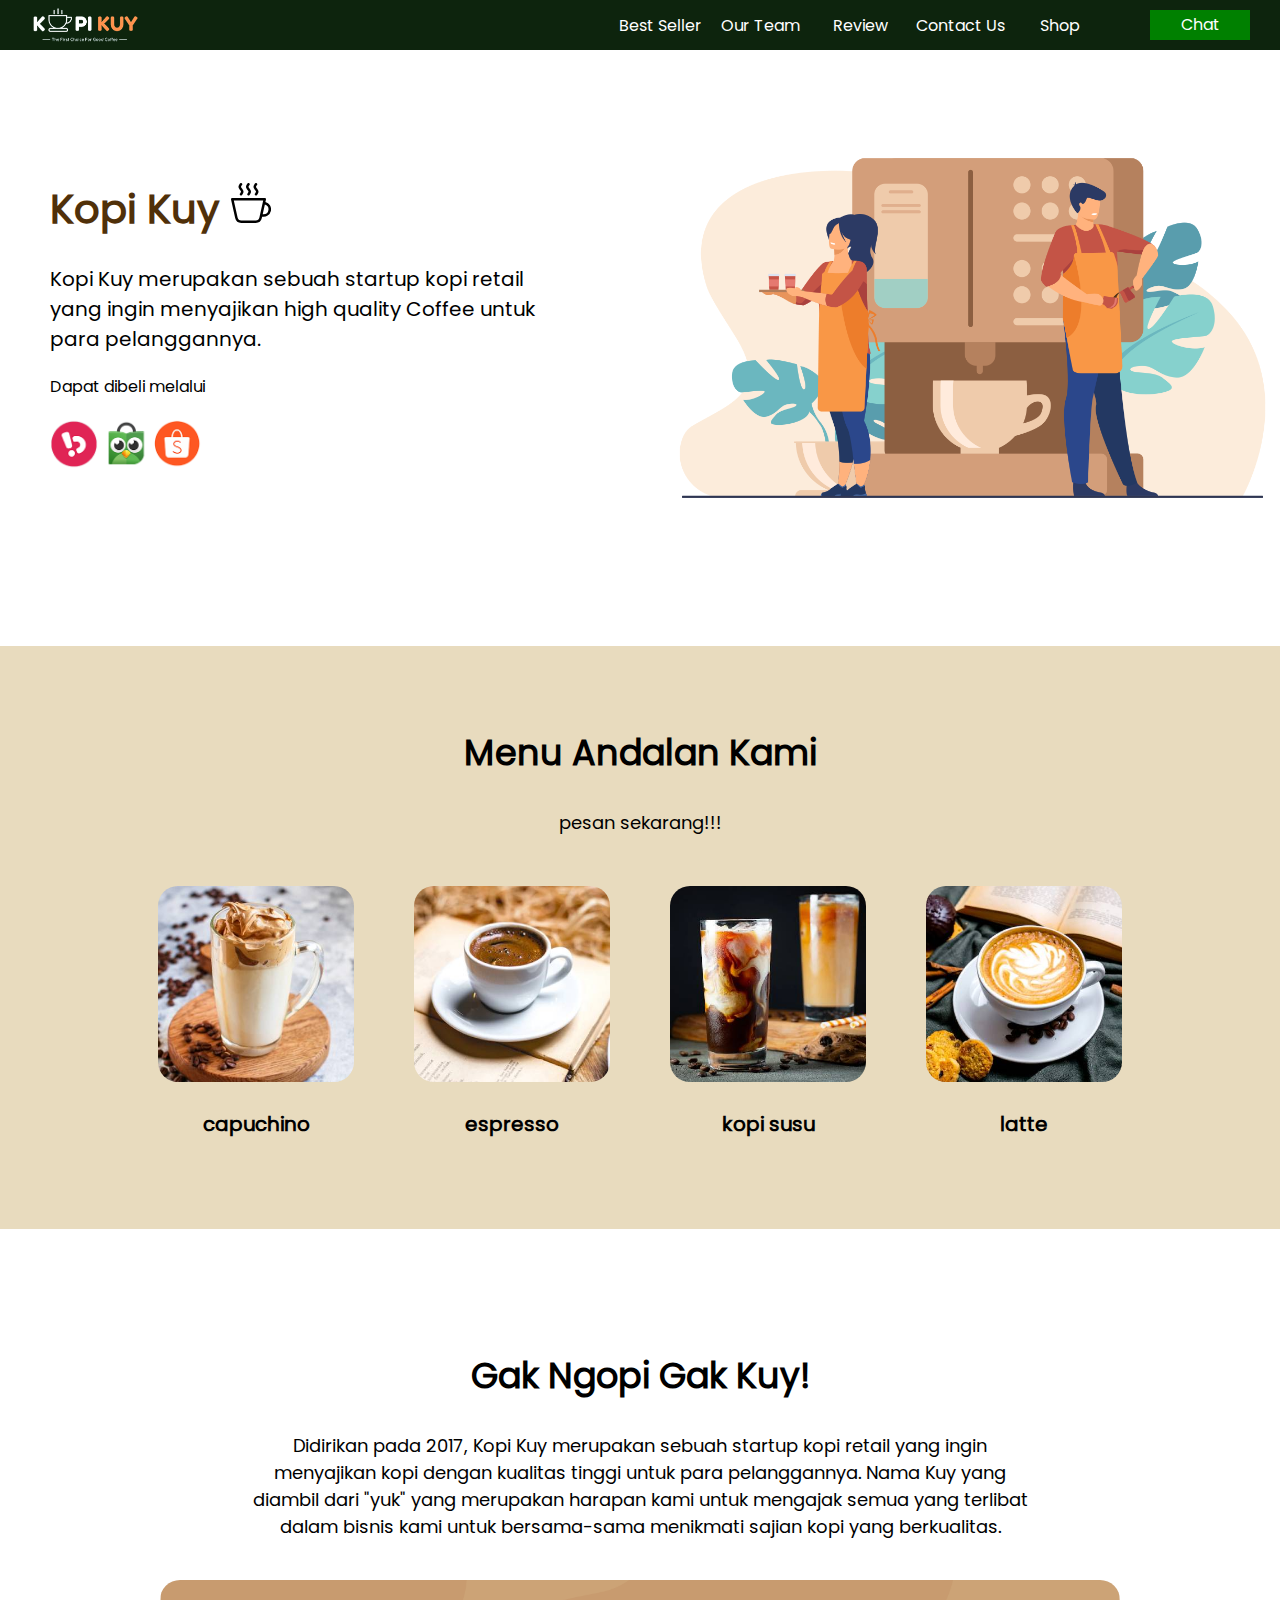
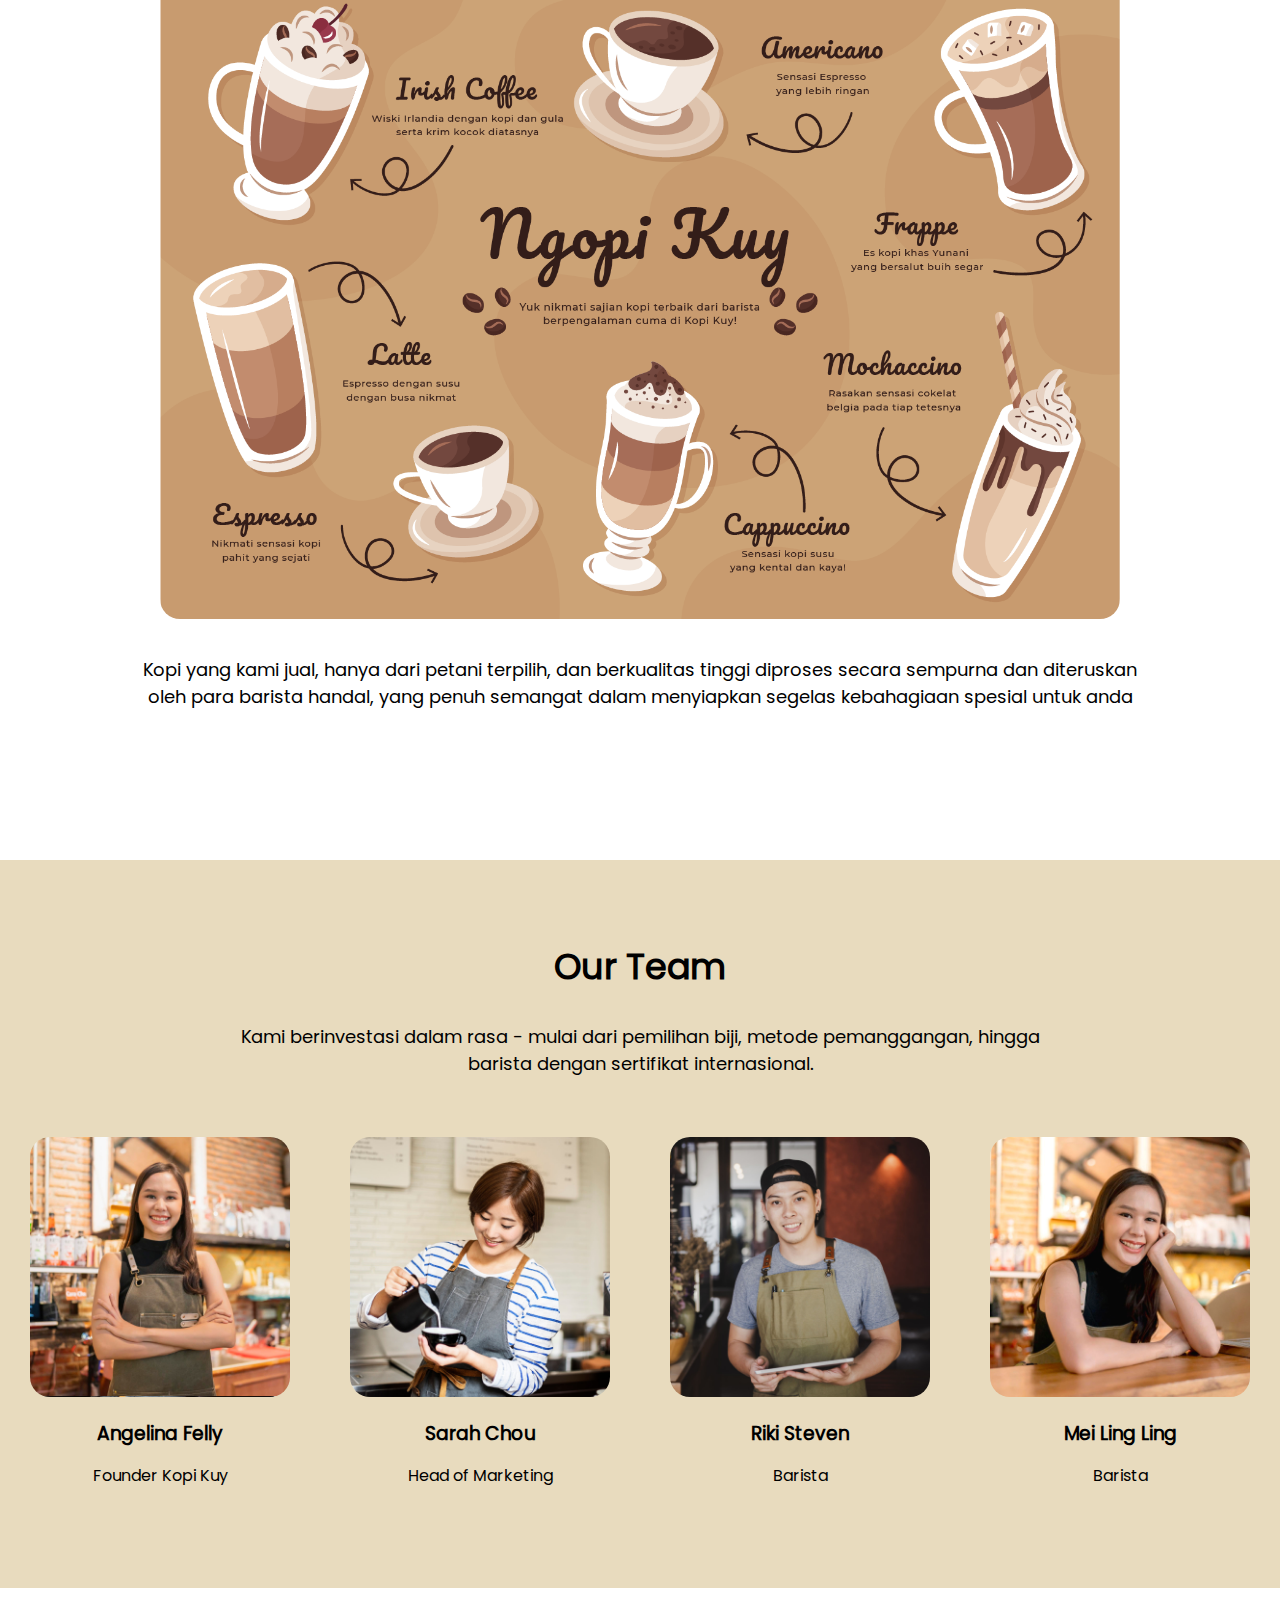
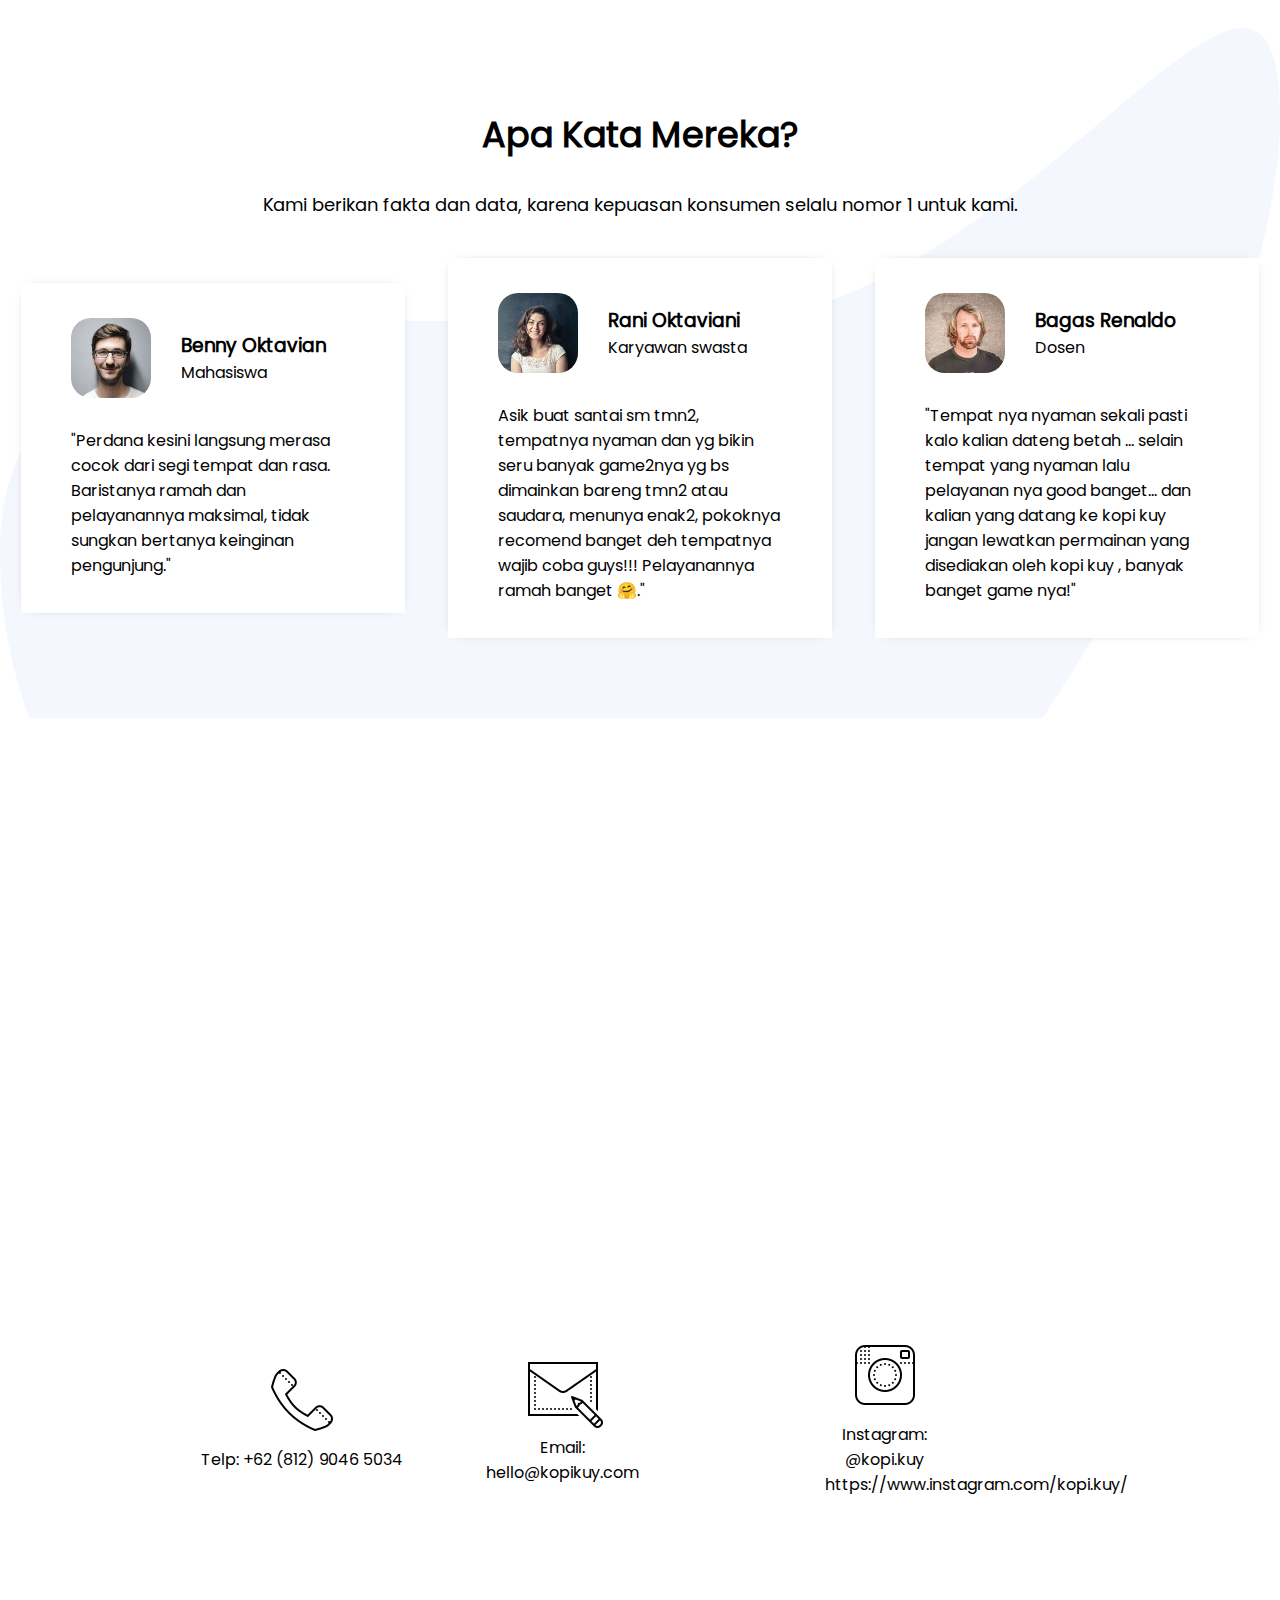
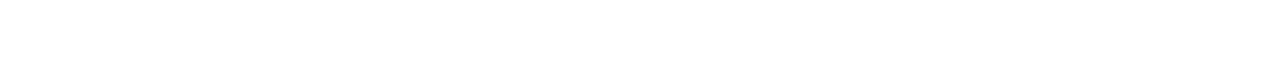
<file: index.html>
<!DOCTYPE html>
<html lang="en">

<head>
    <meta charset="UTF-8">
    <meta http-equiv="X-UA-Compatible" content="IE=edge">
    <meta name="viewport" content="width=device-width, initial-scale=1.0">
    <title>Website Kopi Kuy</title>
    <link rel="stylesheet" href="css/style.css">
</head>

<body>
    <nav>
        <div class="baris">
            <img src="images/logo/logo_kuy.png" alt="logo kopi kuy" class="logo">
            <ul class="navigasi">
                <li>
                    <a href="#best-seller">Best Seller</a>
                </li>
                <li>
                    <a href="#our-team">Our Team</a>
                </li>
                <li>
                    <a href="#review">Review</a>
                </li>
                <li>
                    <a href="#contact-us">Contact Us</a>
                </li>
                <li>
                    <a href="produk.html">Shop</a>
                </li>
            </ul>
            <a role="button" class="chat" href="https://wa.me/6281290465033">Chat</a>
        </div>
    </nav>
    <header>
        <div class="baris">
            <div class="kiri">
                <h1>Kopi Kuy <img src="images/icon/icon_kopi.svg"></h1>
                <p class="tagline">Kopi Kuy merupakan sebuah startup kopi retail yang ingin menyajikan high
                    quality Coffee untuk para pelanggannya.</p>
                <div class="cta">
                    <p>Dapat dibeli melalui</p>
                    <a href="#">
                        <img src="images/logo/logo_bukalapak.png" alt="">
                    </a>
                    <a href="#">
                        <img src="images/logo/logo_tokopedia.png" alt="">
                    </a>
                    <a href="#">
                        <img src="images/logo/logo_shopee.png" alt="">
                    </a>
                </div>
            </div>
            <img src="images/header/banner barista 6.png" alt="" class="kanan">
        </div>
    </header>
<section id="best-seller" class="best-seller">
    <h2>Menu Andalan Kami</h2>
    <p class="sub">pesan sekarang!!!</p>
    <div class="baris">
        <div class="produk"><img src="images/produk/product_capuchino.jpg" alt="">
        <p>capuchino</p>
        </div>
        <div class="produk"><img src="images/produk/product_espresso.jpg" alt="">
        <p>espresso</p>
        </div>
        <div class="produk"><img src="images/produk/product_kopi_susu.jpg" alt="">
        <p>kopi susu</p>
        </div>
        <div class="produk"><img src="images/produk/product_latte.jpg" alt="">
        <p>latte</p>
        </div>
    </div>
</section>
   

    <section id="about-us" class="about-us">
        <h2>Gak Ngopi Gak Kuy!</h2>
        <p class="sub">Didirikan pada 2017, Kopi Kuy merupakan sebuah startup kopi retail yang ingin menyajikan kopi dengan kualitas tinggi untuk para pelanggannya. Nama Kuy yang diambil dari "yuk" yang merupakan harapan kami untuk mengajak semua yang terlibat dalam bisnis kami untuk bersama-sama menikmati sajian kopi yang berkualitas.
        </p>
        <img src="images/aset_kopi_jumbo.png
        " alt="">
        <p class="penjelasan">Kopi yang kami jual, hanya dari petani terpilih, dan berkualitas tinggi diproses secara sempurna dan diteruskan oleh para barista handal, yang penuh semangat dalam menyiapkan segelas kebahagiaan spesial untuk anda
        </p>
    </section>

<section id="our-team" class="our-team">
    <h2>Our Team</h2>
    <p class="sub">Kami berinvestasi dalam rasa - mulai dari pemilihan biji, metode pemanggangan, hingga barista dengan sertifikat internasional.
    </p>
    <div class="baris">
        <div class="tim">
            <img src="images/team/team2.jpg" alt="">
            <h3>Angelina Felly</h3>
            <p> Founder Kopi Kuy</p>
        </div>
        <div class="tim">
            <img src="images/team/team1.jpg" alt="">
            <h3>Sarah Chou</h3>
            <p> Head of Marketing</p>
        </div>
        <div class="tim">
            <img src="images/team/team4.jpg" alt="">
            <h3>Riki Steven</h3>
            <p> Barista</p>
        </div>
        <div class="tim">
            <img src="images/team/team3.jpg" alt="">
            <h3>Mei Ling Ling</h3>
            <p> Barista</p>
        </div>
    </div>
</section>
    
    <section id="review" class="review">
        <h2>Apa Kata Mereka?</h2>
        <p class="sub">Kami berikan fakta dan data, karena kepuasan konsumen selalu nomor 1 untuk kami.
        </p>
        <div class="baris">
           <div class="testimoni">
            <div class="profile">
                <img src="images/customer/customer1.jpg" alt="">
                <div class="tittle">
                    <h3>Benny Oktavian</h3>
                    <p>Mahasiswa</p>
                </div>
            </div>
            <p>"Perdana kesini langsung merasa cocok dari segi tempat dan rasa. Baristanya ramah dan pelayanannya maksimal, tidak sungkan bertanya keinginan pengunjung."
            </p>
           </div>
           <div class="testimoni">
            <div class="profile">
                <img src="images/customer/customer3.jpg" alt="">
                <div class="tittle">
                    <h3>Rani Oktaviani</h3>
                    <p>Karyawan swasta</p>
                </div>
            </div>
            <p>Asik buat santai sm tmn2, tempatnya nyaman dan yg bikin seru banyak game2nya yg bs dimainkan bareng tmn2 atau saudara, menunya enak2, pokoknya recomend banget deh tempatnya wajib coba guys!!! Pelayanannya ramah banget 🤗." </p>
           </div>
           <div class="testimoni">
            <div class="profile">
                <img src="images/customer/customer2.jpg" alt="">
                <div class="tittle">
                    <h3>Bagas Renaldo</h3>
                    <p>Dosen</p>
                </div>
            </div>
            <p>"Tempat nya nyaman sekali pasti kalo kalian dateng betah ... selain tempat yang nyaman lalu pelayanan nya good banget... dan kalian yang datang ke kopi kuy jangan lewatkan permainan yang disediakan oleh kopi kuy , banyak banget game nya!"</p>
           </div>

</section>

<section id="contact-us" class="contact-us">
    <iframe src="https://www.google.com/maps/embed?pb=!1m14!1m8!1m3!1d7932.741866032694!2d106.668581!3d-6.214715!3m2!1i1024!2i768!4f13.1!3m3!1m2!1s0x2e69f9912c7f297b%3A0xe5a3a671dae861ab!2sKopi%20kuy!5e0!3m2!1sid!2sid!4v1680626641347!5m2!1sid!2sid" width="600" height="450" style="border:0;" allowfullscreen="" loading="lazy" referrerpolicy="no-referrer-when-downgrade">
    " frameborder="0"></iframe>
    <div class="baris">
        <div class="kolom">
            <img src="images/icon/icon_phone.png" alt="">
            <p>Telp: +62 (812) 9046 5034</p>
        </div>
    <div class="baris">
        <div class="kolom">
            <img src="images/icon/icon_mail.png" alt="">
            <p> Email: hello@kopikuy.com</p>
        </div>
    <div class="baris">
        <div class="kolom">
            <img src="images/icon/icon_instagram.png" alt="">
            <p> Instagram: @kopi.kuy https://www.instagram.com/kopi.kuy/</p>
        </div>
    </div>

</section>



</body>

</html>
</file>
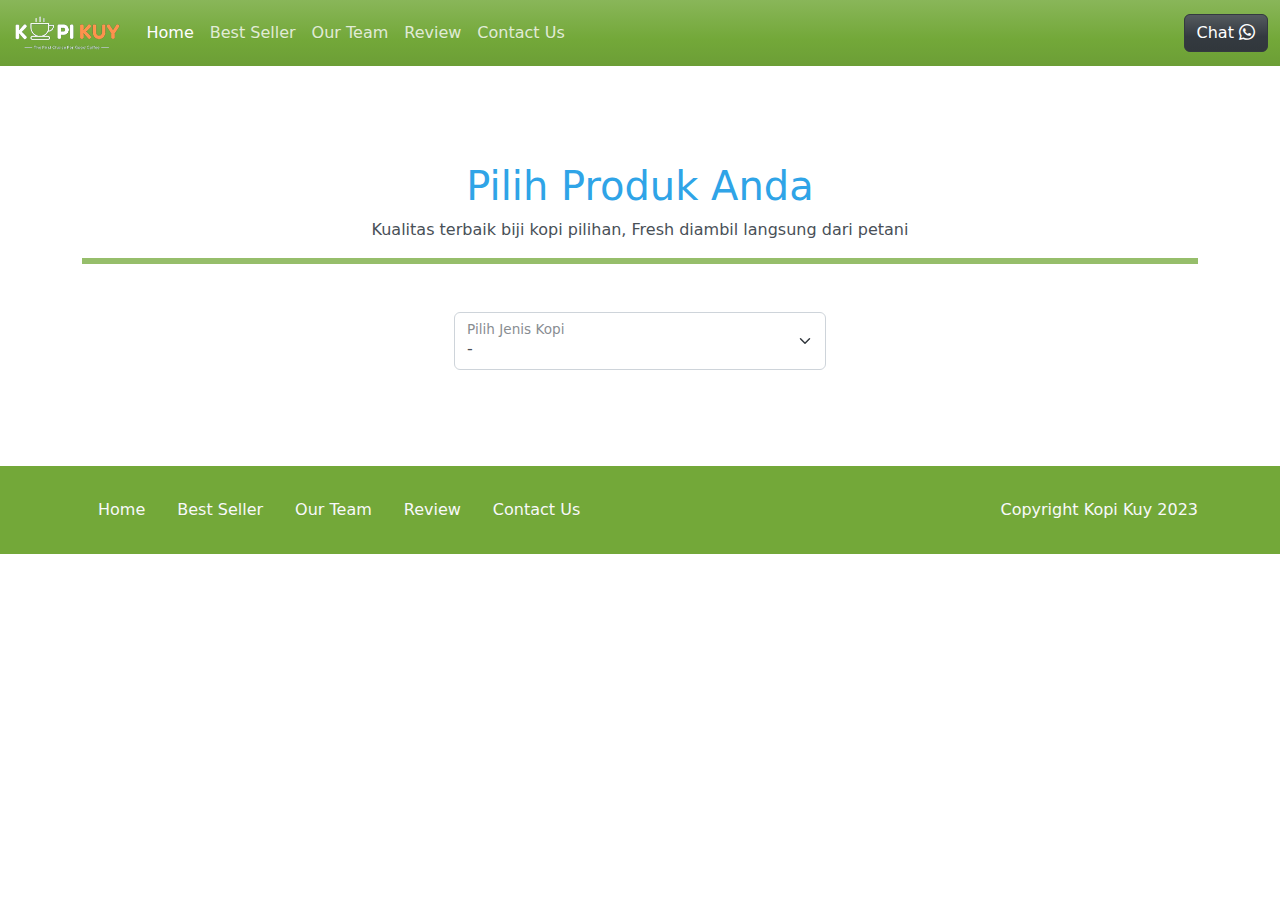
<file: product1.html>
<!DOCTYPE html>
<html lang="en">

<head>
    <meta charset="UTF-8">
    <meta http-equiv="X-UA-Compatible" content="IE=edge">
    <meta name="viewport" content="width=device-width, initial-scale=1.0">
    <link rel="shortcut icon" href="images/favicon/favicon.ico" type="image/x-icon">
    <title>Produk</title>

    <link rel="stylesheet" href="vendor/bootwatch/cerulean.css">
    <link rel="stylesheet" href="vendor/bootsrap-icon/bootstrap-icons.css">
    <script src="vendor/bootstrap/js/bootstrap.bundle.min.js"></script>
</head>

<body>
    <nav class="navbar navbar-expand-lg bg-success navbar-dark">
        <div class="container-fluid">
            <a class="navbar-brand" href="#">
                <img height="40" src="images/logo/logo_kuy.png" alt="logo kopi kuy" class="logo">
            </a>
            <button class="navbar-toggler" type="button" data-bs-toggle="collapse"
                data-bs-target="#navbarSupportedContent" aria-controls="navbarSupportedContent" aria-expanded="false"
                aria-label="Toggle navigation">
                <span class="navbar-toggler-icon"></span>
            </button>
            <div class="collapse navbar-collapse" id="navbarSupportedContent">
                <ul class="navbar-nav me-auto mb-2 mb-lg-0">
                    <li class="nav-item">
                        <a class="nav-link active" aria-current="page" href="index.html">Home</a>
                    </li>
                    <li class="nav-item">
                        <a class="nav-link" aria-current="page" href="index.html#best-seller">Best Seller</a>
                    </li>
                    <li class="nav-item">
                        <a class="nav-link" aria-current="page" href="index.html#our-team">Our Team</a>
                    </li>
                    <li class="nav-item">
                        <a class="nav-link" aria-current="page" href="index.html#review">Review</a>
                    </li>
                    <li class="nav-item">
                        <a class="nav-link" aria-current="page" href="index.html#contact-us">Contact Us</a>
                    </li>
                </ul>
                <a role="button" class="btn btn-dark" href="https://wa.me/6281290465033">Chat <i
                        class="bi bi-whatsapp"></i></a>
            </div>
        </div>
    </nav>

    <section class="produk my-5 pt-5 text-center">
        <div class="container">
            <h1 id="judul">
                Pilih Produk Anda
            </h1>
            <p>Kualitas terbaik biji kopi pilihan, Fresh diambil langsung dari petani</p>
            <hr class="border border-success border-3 opacity-75">

            <div class="form-floating col-md-4 mx-auto mt-5 mb-5">
                <select class="form-select" id="select_kopi" aria-label="Floating label select example">
                    <option disabled selected>-</option>
                    <option value="arabica">Arabica</option>
                    <option value="robusta">Robusta</option>
                </select>
                <label for="select_kopi">Pilih Jenis Kopi</label>
            </div>

            <div id="baris_produk" class="row">

            </div>
        </div>
    </section>

    <footer class="bg-success py-4 mt-5">
        <div class="container">
            <div class="row align-items-center">
                <div class="col-md-8">
                    <ul class="nav">
                        <li class="nav-item">
                            <a class="nav-link link-light active" aria-current="page" href="index.html">Home</a>
                        </li>
                        <li class="nav-item">
                            <a class="nav-link link-light" href="index.html#best-seller">Best Seller</a>
                        </li>
                        <li class="nav-item">
                            <a class="nav-link link-light" href="index.html#our-team">Our Team</a>
                        </li>
                        <li class="nav-item">
                            <a class="nav-link link-light" href="index.html#review">Review</a>
                        </li>
                        <li class="nav-item">
                            <a class="nav-link link-light" href="index.html#contact-us">Contact Us</a>
                        </li>
                    </ul>
                </div>
                <div class="col-md-4 text-light text-end">
                    Copyright Kopi Kuy 2023
                </div>
            </div>
        </div>
    </footer>

    <script src="js/jquery-3.6.3.min.js"></script>
    <script>
        var api = "https://rikikurnia.com/prakerja/api/produk/"
        select_kopi.onchange = function () {
            var kopi_yang_dipilih = this.value
            var url = api + kopi_yang_dipilih

            baris_produk.innerHTML = ""
            $.get(url).then(function (respon) {
                respon.data.forEach(item => {

                    var produk = `<div class="produk col-md-3 mb-4">
                                    <div class="card">
                                        <img src="${item.foto}" class="card-img-top" alt="...">
                                        <div class="card-body">
                                            <h5 id="nama_kopi" class="card-title">${item.nama}</h5>
                                            <div class="row my-4">
                                                <div class="col">
                                                    ${item.size}
                                                </div>
                                                <div class="col text-primary fw-bold">
                                                    ${item.harga}
                                                </div>
                                            </div>
                                            <a href="${item.link}" class="btn btn-success w-100"><i class="bi bi-cart-check"></i> Beli</a>
                                        </div>
                                    </div>
                                </div>`

                    baris_produk.innerHTML += produk
                })
            })
        }
    </script>
</body>

</html>
</file>
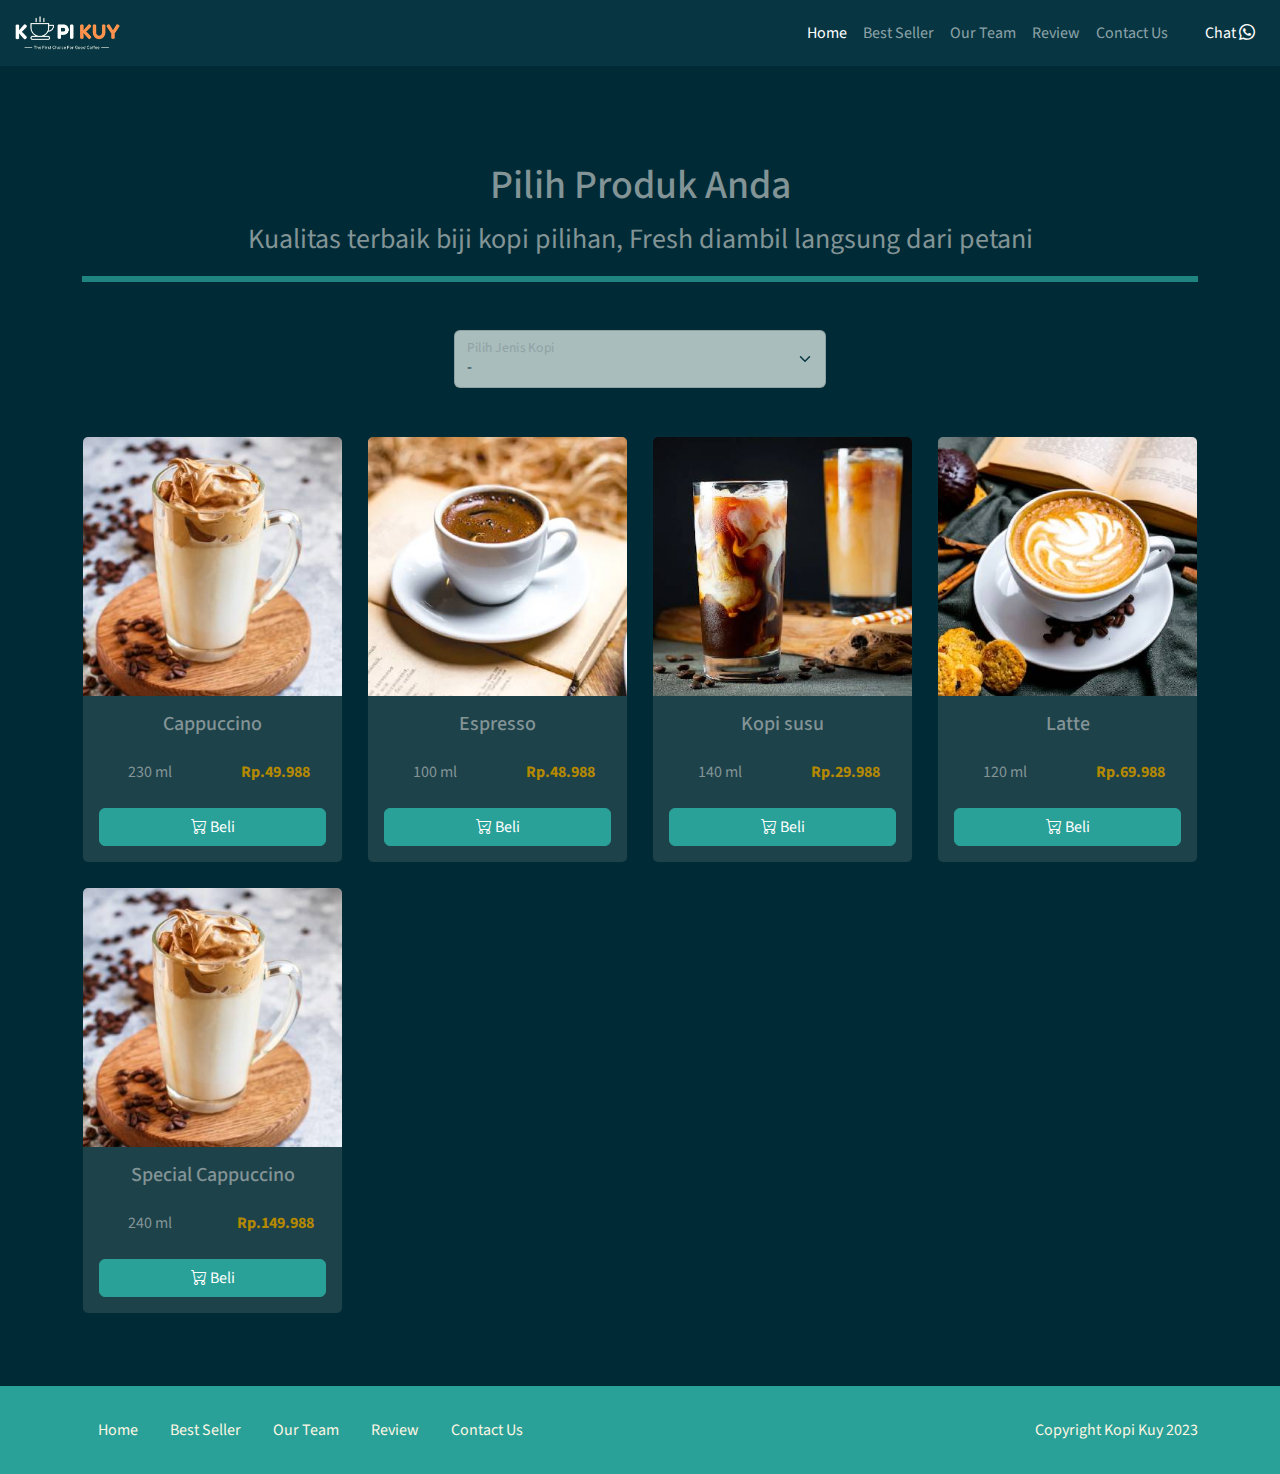
<file: produk.html>
<!DOCTYPE html>
<html lang="en">

<head>
    <meta charset="UTF-8">
    <meta http-equiv="X-UA-Compatible" content="IE=edge">
    <meta name="viewport" content="width=device-width, initial-scale=1.0">
    <link rel="shortcut icon" href="images/favicon/favicon.ico" type="image/x-icon">
    <title>Produk</title>

    <link rel="stylesheet" href="vendor/bootwatch/solar.css">
    <link rel="stylesheet" href="vendor/bootsrap-icon/bootstrap-icons.css">
    <script src="vendor/bootstrap/js/bootstrap.bundle.min.js"></script>
</head>

<body>
    <body>
        <nav class="navbar navbar-expand-lg bg-dark navbar-dark">
            <div class="container-fluid">
                <a class="navbar-brand" href="#">
                    <img height="40" src="images/logo/logo_kuy.png" alt="logo kopi kuy" class="logo">
                </a>
                <button class="navbar-toggler" type="button" data-bs-toggle="collapse"
                    data-bs-target="#navbarSupportedContent" aria-controls="navbarSupportedContent" aria-expanded="false"
                    aria-label="Toggle navigation">
                    <span class="navbar-toggler-icon"></span>
                </button>
                <div class="collapse navbar-collapse" id="navbarSupportedContent">
                    <ul class="navbar-nav ms-auto me-3 mb-2 mb-lg-0">
                        <li class="nav-item">
                            <a class="nav-link active" aria-current="page" href="index.html">Home</a>
                        </li>
                        <li class="nav-item">
                            <a class="nav-link" aria-current="page" href="index.html#best-seller">Best Seller</a>
                        </li>
                        <li class="nav-item">
                            <a class="nav-link" aria-current="page" href="index.html#our-team">Our Team</a>
                        </li>
                        <li class="nav-item">
                            <a class="nav-link" aria-current="page" href="index.html#review">Review</a>
                        </li>
                        <li class="nav-item">
                            <a class="nav-link" aria-current="page" href="index.html#contact-us">Contact Us</a>
                        </li>
                    </ul>
                    <a role="button" class="btn btn-dark" href="https://wa.me/6283817257836">Chat <i
                            class="bi bi-whatsapp"></i></a>
                </div>
            </div>
        </nav>
    
        <section class="produk my-5 pt-5 text-center">
            <div class="container">
                <h1 class="fs-1">Pilih Produk Anda</h1>
                <p class="fs-3">Kualitas terbaik biji kopi pilihan, Fresh diambil langsung dari petani</p>
                <hr class="border border-success border-3 opacity-75">
    
                <div class="form-floating col-md-4 mx-auto mt-5 mb-5">
                    <select class="form-select" id="select_kopi" aria-label="Floating label select example">
                        <option selected disabled>-</option>
                        <option value="arabica">Arabica</option>
                        <option value="robusta">Robusta</option>
                        <option value="capuchino">capuchino</option>
                        <option value="es kopi">es kopi</option>
                    </select>
                    <label for="select_kopi">Pilih Jenis Kopi</label>
                </div>
    
                <div id="baris_produk"class="row row-cols-1 row-cols-md-2 row-cols-lg-4">
                    <div class="produk col-md-3 mb-4">
                        <div class="card">
                            <img src="images/produk/product_capuchino.jpg" class="card-img-top" alt="...">
                            <div class="card-body">
                                <h5 class="card-title">Cappuccino</h5>
                                <div class="row my-4">
                                    <div class="col">
                                        230 ml
                                    </div>
                                    <div class="col text-primary fw-bold">
                                        Rp.49.988
                                    </div>
                                </div>
                                <a href="#" class="btn btn-success w-100"><i class="bi bi-cart-check"></i> Beli</a>
                            </div>
                        </div>
                    </div>
                    <div class="produk col-md-3 mb-4">
                        <div class="card">
                            <img src="images/produk/product_espresso.jpg" class="card-img-top" alt="...">
                            <div class="card-body">
                                <h5 class="card-title">Espresso</h5>
                                <div class="row my-4">
                                    <div class="col">
                                        100 ml
                                    </div>
                                    <div class="col text-primary fw-bold">
                                        Rp.48.988
                                    </div>
                                </div>
                                <a href="#" class="btn btn-success w-100"><i class="bi bi-cart-check"></i> Beli</a>
                            </div>
                        </div>
                    </div>
                    <div class="produk col-md-3 mb-4">
                        <div class="card">
                            <img src="images/produk/product_kopi_susu.jpg" class="card-img-top" alt="...">
                            <div class="card-body">
                                <h5 class="card-title">Kopi susu</h5>
                                <div class="row my-4">
                                    <div class="col">
                                        140 ml
                                    </div>
                                    <div class="col text-primary fw-bold">
                                        Rp.29.988
                                    </div>
                                </div>
                                <a href="#" class="btn btn-success w-100"><i class="bi bi-cart-check"></i> Beli</a>
                            </div>
                        </div>
                    </div>
                    <div class="produk col-md-3 mb-4">
                        <div class="card">
                            <img src="images/produk/product_latte.jpg" class="card-img-top" alt="...">
                            <div class="card-body">
                                <h5 class="card-title">Latte</h5>
                                <div class="row my-4">
                                    <div class="col">
                                        120 ml
                                    </div>
                                    <div class="col text-primary fw-bold">
                                        Rp.69.988
                                    </div>
                                </div>
                                <a href="#" class="btn btn-success w-100"><i class="bi bi-cart-check"></i> Beli</a>
                            </div>
                        </div>
                    </div>
                    <div class="produk col-md-3 mb-4">
                        <div class="card">
                            <img src="images/produk/product_capuchino.jpg" class="card-img-top" alt="...">
                            <div class="card-body">
                                <h5 class="card-title">Special Cappuccino</h5>
                                <div class="row my-4">
                                    <div class="col">
                                        240 ml
                                    </div>
                                    <div class="col text-primary fw-bold">
                                        Rp.149.988
                                    </div>
                                </div>
                                <a href="#" class="btn btn-success w-100"><i class="bi bi-cart-check"></i> Beli</a>
                            </div>
                        </div>
                    </div>
    
                </div>
            </div>
        </section>
    
        <footer class="bg-success py-4 mt-5">
            <div class="container">
                <div class="row align-items-center">
                    <div class="col-md-8">
                        <ul class="nav">
                            <li class="nav-item">
                                <a class="nav-link link-light active" aria-current="page" href="index.html">Home</a>
                            </li>
                            <li class="nav-item">
                                <a class="nav-link link-light" href="index.html#best-seller">Best Seller</a>
                            </li>
                            <li class="nav-item">
                                <a class="nav-link link-light" href="index.html#our-team">Our Team</a>
                            </li>
                            <li class="nav-item">
                                <a class="nav-link link-light" href="index.html#review">Review</a>
                            </li>
                            <li class="nav-item">
                                <a class="nav-link link-light" href="index.html#contact-us">Contact Us</a>
                            </li>
                        </ul>
                    </div>
                    <div class="col-md-4 text-light text-end">
                        Copyright Kopi Kuy 2023
                    </div>
                </div>
            </div>
        </footer>
    

    <script src="js/jquery-3.6.3.min.js"></script>
    <script>
        var api = "https://rikikurnia.com/prakerja/api/produk/"
        select_kopi.onchange = function () {
            var kopi_yang_dipilih = this.value
            var url = api + kopi_yang_dipilih

            baris_produk.innerHTML = ""
            $.get(url).then(function (respon) {
                respon.data.forEach(item => {

                    var produk = `<div class="produk col-md-3 mb-4">
                                    <div class="card">
                                        <img src="${item.foto}" class="card-img-top" alt="...">
                                        <div class="card-body">
                                            <h5 id="nama_kopi" class="card-title">${item.nama}</h5>
                                            <div class="row my-4">
                                                <div class="col">
                                                    ${item.size}
                                                </div>
                                                <div class="col text-primary fw-bold">
                                                    ${item.harga}
                                                </div>
                                            </div>
                                            <a href="${item.link}" class="btn btn-success w-100"><i class="bi bi-cart-check"></i> Beli</a>
                                        </div>
                                    </div>
                                </div>`

                    baris_produk.innerHTML += produk
                })
            })
        }
    </script>
</body>

</html>
</file>
<file: css/style.css>
@font-face {
   font-family: 'Poppins';
   src: url(../fonts/poppins.woff2);
}

* {
   box-sizing: border-box;
   margin: 0;
   padding: 0;
}

html {
   scroll-behavior: smooth;
}

body {
   font-family: 'Poppins';
}

.bg-kopi {
   background-color: rgb(13, 36, 13);
}

section {
   padding-top: 80px;
   padding-bottom: 80px;
   margin-top: 40px;
   margin-bottom: 40px;
}

.baris {
   display: flex;
   align-items: center;
   justify-content: center;
}

h1 {
   font-size: 40px;
}

h2 {
   font-size: 35px;
   text-align: center;
   margin-bottom: 30px;
}

p.sub {
   font-size: 18px;
   width: 800px;
   max-width: 100%;
   text-align: center;
   margin: auto;
   margin-bottom: 40px;
}

img,
video {
   max-width: 100%;
}

/* Navigasi */

nav {
   background-color: rgb(13, 36, 13);
   padding-left: 30px;
   padding-right: 30px;
}

nav .chat {
   width: 100px;
   height: 30px;
   text-decoration: none;
   background-color: green;
   color: white;
   text-align: center;
   line-height: 1.9rem;
}

nav .baris {
   align-items: center;
   height: 50px;
}

.logo {
   height: 40px;
}

nav button {
   width: 100px;
   height: 30px;
}

.navigasi {
   display: flex;
   list-style: none;
   margin-right: 40px;
   align-items: center;
   margin-left: auto;
   text-align: center;
}

.navigasi li {
   width: 100px;
}

.navigasi li a {
   color: #fff;
   text-decoration: none;
}

/* Header */

header {
   padding-left: 50px;
   padding-top: 80px;
   padding-bottom: 80px;
}

header .baris {
   display: flex;
   align-items: center;
}

header .kiri {
   width: 50%;
   padding-right: 100px;
}

header .kanan {
   width: 50%;
}

header .kiri h1 {
   margin-bottom: 25px;
   color: rgb(80, 48, 9);
}

header .kiri p.tagline {
   margin-bottom: 20px;
   font-size: 20px;
}

header .kiri .cta p {
   font-size: 16px;
   margin-bottom: 20px;
}

header .kiri .cta a {
   text-decoration: none;
}

header .kiri .cta img {
   height: 50px;
}

/* Best Seller */

.best-seller {
   background-color: rgb(232, 219, 190);
}

.best-seller .produk {
   width: 20%;
   padding: 10px 30px;
   text-align: center;
   
}

.best-seller .produk p {
   font-weight: bold;
   margin-top: 20px;
   font-size: 20px;
   ;
}

.best-seller .produk img {
   border-radius: 20px;
}




/* About Us */

section.about-us {

   margin-left: auto;
   margin-right: auto;
   text-align: center;
}

.about-us .tentang {
   width: 1024px;
   max-width: 90%;
   margin: 10px auto 40px auto;
   font-size: 18px;
}

.about-us img {
   width: 960px;
   max-width: 100%;
   border-radius: 20px;
}

.about-us .penjelasan {
   max-width: 80%;
   margin: 30px auto 30px auto;
   font-size: 18px;
}

/* Our Team */

.our-team {
   background-color: rgb(232, 219, 190);
}

.our-team .baris .tim {
   padding: 20px 30px;
   text-align: center;
}

.our-team .baris .tim img {
   margin-bottom: 15px;
   border-radius: 20px;
}

.our-team .baris h3 {
   margin-bottom: 15px;
}

/* Review */

.review {
   background-image: url(../images/shapes/9.svg);
   background-size: cover;
}

.review .baris {
   width: 1366px;
   max-width: 100%;
   margin-left: auto;
   margin-right: auto;
   justify-content: space-around;
}

.review .baris .testimoni {
   width: 30%;
   padding: 35px 50px;
   box-shadow: 0px 0px 12px -10px #000;
   background-color: #fff;
}

.review .profile {
   display: flex;
   margin-bottom: 30px;
   align-items: center;
}

.review .profile img {
   height: 80px;
   margin-right: 30px;
   border-radius: 20px;
}

/* Contact Us */

section.contact-us {
   margin-bottom: 100px;
}

.contact-us .baris .kolom {
   margin-top: 40px;
   width: 25%;
   text-align: center;
}

.contact-us .kolom a {
   text-decoration: none;
}

/* Footer */

footer {
   background-color: rgb(13, 36, 13);
   padding-left: 30px;
   padding-right: 30px;
}

footer .baris {
   align-items: center;
   justify-content: space-between;
   max-width: 1366px;
   align-self: center;
   height: 60px;
}

footer .navigasi {
   width: 60%;
}

footer p {
   color: #fff;
}

/* Produk */

.shop .card p.card-text {
   font-size: 15px;
   color: #3b3b3b;
}

.shop .card h5 {
   font-size: 18px;
   font-weight: bold;
   color: #3b3b3b;
}
@media (max-width:700px) {
   .baris{
      flex-wrap: wrap;
   }

baris {
   flex-wrap: wrap;
}

.navigasi {
   display: none;
}

.logo {
   margin-right: auto;
}

header {
   padding-left: 20px;
   padding-right: 20px;
}

header .kiri {
   width: 100%;
   padding-right: 0;
   text-align: center;
}

header .kanan {
   width: 100%;
}

.best-seller .produk {
   width: 50%;
}

.review .baris .testimoni {
   width: 100%;
   margin-bottom: 30px;
}

.contact-us .baris .kolom {
   width: 50%;
}
}
</file>
<file: vendor/bootwatch/cerulean.css>
@charset "UTF-8";/*!
 * Bootswatch v5.2.3 (https://bootswatch.com)
 * Theme: cerulean
 * Copyright 2012-2022 Thomas Park
 * Licensed under MIT
 * Based on Bootstrap
*//*!
 * Bootstrap  v5.2.3 (https://getbootstrap.com/)
 * Copyright 2011-2022 The Bootstrap Authors
 * Copyright 2011-2022 Twitter, Inc.
 * Licensed under MIT (https://github.com/twbs/bootstrap/blob/main/LICENSE)
 */:root{--bs-blue:#033c73;--bs-indigo:#6610f2;--bs-purple:#6f42c1;--bs-pink:#e83e8c;--bs-red:#c71c22;--bs-orange:#fd7e14;--bs-yellow:#dd5600;--bs-green:#73a839;--bs-teal:#20c997;--bs-cyan:#2fa4e7;--bs-black:#000;--bs-white:#fff;--bs-gray:#868e96;--bs-gray-dark:#343a40;--bs-gray-100:#f8f9fa;--bs-gray-200:#e9ecef;--bs-gray-300:#dee2e6;--bs-gray-400:#ced4da;--bs-gray-500:#adb5bd;--bs-gray-600:#868e96;--bs-gray-700:#495057;--bs-gray-800:#343a40;--bs-gray-900:#212529;--bs-primary:#2fa4e7;--bs-secondary:#e9ecef;--bs-success:#73a839;--bs-info:#033c73;--bs-warning:#dd5600;--bs-danger:#c71c22;--bs-light:#f8f9fa;--bs-dark:#343a40;--bs-primary-rgb:47,164,231;--bs-secondary-rgb:233,236,239;--bs-success-rgb:115,168,57;--bs-info-rgb:3,60,115;--bs-warning-rgb:221,86,0;--bs-danger-rgb:199,28,34;--bs-light-rgb:248,249,250;--bs-dark-rgb:52,58,64;--bs-white-rgb:255,255,255;--bs-black-rgb:0,0,0;--bs-body-color-rgb:73,80,87;--bs-body-bg-rgb:255,255,255;--bs-font-sans-serif:system-ui,-apple-system,"Segoe UI",Roboto,"Helvetica Neue","Noto Sans","Liberation Sans",Arial,sans-serif,"Apple Color Emoji","Segoe UI Emoji","Segoe UI Symbol","Noto Color Emoji";--bs-font-monospace:SFMono-Regular,Menlo,Monaco,Consolas,"Liberation Mono","Courier New",monospace;--bs-gradient:linear-gradient(180deg, rgba(255, 255, 255, 0.15), rgba(255, 255, 255, 0));--bs-body-font-family:var(--bs-font-sans-serif);--bs-body-font-size:1rem;--bs-body-font-weight:400;--bs-body-line-height:1.5;--bs-body-color:#495057;--bs-body-bg:#fff;--bs-border-width:1px;--bs-border-style:solid;--bs-border-color:#dee2e6;--bs-border-color-translucent:rgba(0, 0, 0, 0.175);--bs-border-radius:0.375rem;--bs-border-radius-sm:0.25rem;--bs-border-radius-lg:0.5rem;--bs-border-radius-xl:1rem;--bs-border-radius-2xl:2rem;--bs-border-radius-pill:50rem;--bs-link-color:#2fa4e7;--bs-link-hover-color:#2683b9;--bs-code-color:#e83e8c;--bs-highlight-bg:#f8ddcc}*,::after,::before{box-sizing:border-box}@media (prefers-reduced-motion:no-preference){:root{scroll-behavior:smooth}}body{margin:0;font-family:var(--bs-body-font-family);font-size:var(--bs-body-font-size);font-weight:var(--bs-body-font-weight);line-height:var(--bs-body-line-height);color:var(--bs-body-color);text-align:var(--bs-body-text-align);background-color:var(--bs-body-bg);-webkit-text-size-adjust:100%;-webkit-tap-highlight-color:transparent}hr{margin:1rem 0;color:inherit;border:0;border-top:1px solid;opacity:.25}.h1,.h2,.h3,.h4,.h5,.h6,h1,h2,h3,h4,h5,h6{margin-top:0;margin-bottom:.5rem;font-weight:500;line-height:1.2;color:#2fa4e7}.h1,h1{font-size:calc(1.375rem + 1.5vw)}@media (min-width:1200px){.h1,h1{font-size:2.5rem}}.h2,h2{font-size:calc(1.325rem + .9vw)}@media (min-width:1200px){.h2,h2{font-size:2rem}}.h3,h3{font-size:calc(1.3rem + .6vw)}@media (min-width:1200px){.h3,h3{font-size:1.75rem}}.h4,h4{font-size:calc(1.275rem + .3vw)}@media (min-width:1200px){.h4,h4{font-size:1.5rem}}.h5,h5{font-size:1.25rem}.h6,h6{font-size:1rem}p{margin-top:0;margin-bottom:1rem}abbr[title]{-webkit-text-decoration:underline dotted;text-decoration:underline dotted;cursor:help;-webkit-text-decoration-skip-ink:none;text-decoration-skip-ink:none}address{margin-bottom:1rem;font-style:normal;line-height:inherit}ol,ul{padding-left:2rem}dl,ol,ul{margin-top:0;margin-bottom:1rem}ol ol,ol ul,ul ol,ul ul{margin-bottom:0}dt{font-weight:700}dd{margin-bottom:.5rem;margin-left:0}blockquote{margin:0 0 1rem}b,strong{font-weight:bolder}.small,small{font-size:.875em}.mark,mark{padding:.1875em;background-color:var(--bs-highlight-bg)}sub,sup{position:relative;font-size:.75em;line-height:0;vertical-align:baseline}sub{bottom:-.25em}sup{top:-.5em}a{color:var(--bs-link-color);text-decoration:underline}a:hover{color:var(--bs-link-hover-color)}a:not([href]):not([class]),a:not([href]):not([class]):hover{color:inherit;text-decoration:none}code,kbd,pre,samp{font-family:var(--bs-font-monospace);font-size:1em}pre{display:block;margin-top:0;margin-bottom:1rem;overflow:auto;font-size:.875em}pre code{font-size:inherit;color:inherit;word-break:normal}code{font-size:.875em;color:var(--bs-code-color);word-wrap:break-word}a>code{color:inherit}kbd{padding:.1875rem .375rem;font-size:.875em;color:var(--bs-body-bg);background-color:var(--bs-body-color);border-radius:.25rem}kbd kbd{padding:0;font-size:1em}figure{margin:0 0 1rem}img,svg{vertical-align:middle}table{caption-side:bottom;border-collapse:collapse}caption{padding-top:.5rem;padding-bottom:.5rem;color:#868e96;text-align:left}th{text-align:inherit;text-align:-webkit-match-parent}tbody,td,tfoot,th,thead,tr{border-color:inherit;border-style:solid;border-width:0}label{display:inline-block}button{border-radius:0}button:focus:not(:focus-visible){outline:0}button,input,optgroup,select,textarea{margin:0;font-family:inherit;font-size:inherit;line-height:inherit}button,select{text-transform:none}[role=button]{cursor:pointer}select{word-wrap:normal}select:disabled{opacity:1}[list]:not([type=date]):not([type=datetime-local]):not([type=month]):not([type=week]):not([type=time])::-webkit-calendar-picker-indicator{display:none!important}[type=button],[type=reset],[type=submit],button{-webkit-appearance:button}[type=button]:not(:disabled),[type=reset]:not(:disabled),[type=submit]:not(:disabled),button:not(:disabled){cursor:pointer}::-moz-focus-inner{padding:0;border-style:none}textarea{resize:vertical}fieldset{min-width:0;padding:0;margin:0;border:0}legend{float:left;width:100%;padding:0;margin-bottom:.5rem;font-size:calc(1.275rem + .3vw);line-height:inherit}@media (min-width:1200px){legend{font-size:1.5rem}}legend+*{clear:left}::-webkit-datetime-edit-day-field,::-webkit-datetime-edit-fields-wrapper,::-webkit-datetime-edit-hour-field,::-webkit-datetime-edit-minute,::-webkit-datetime-edit-month-field,::-webkit-datetime-edit-text,::-webkit-datetime-edit-year-field{padding:0}::-webkit-inner-spin-button{height:auto}[type=search]{outline-offset:-2px;-webkit-appearance:textfield}::-webkit-search-decoration{-webkit-appearance:none}::-webkit-color-swatch-wrapper{padding:0}::-webkit-file-upload-button{font:inherit;-webkit-appearance:button}::file-selector-button{font:inherit;-webkit-appearance:button}output{display:inline-block}iframe{border:0}summary{display:list-item;cursor:pointer}progress{vertical-align:baseline}[hidden]{display:none!important}.lead{font-size:1.25rem;font-weight:300}.display-1{font-size:calc(1.625rem + 4.5vw);font-weight:300;line-height:1.2}@media (min-width:1200px){.display-1{font-size:5rem}}.display-2{font-size:calc(1.575rem + 3.9vw);font-weight:300;line-height:1.2}@media (min-width:1200px){.display-2{font-size:4.5rem}}.display-3{font-size:calc(1.525rem + 3.3vw);font-weight:300;line-height:1.2}@media (min-width:1200px){.display-3{font-size:4rem}}.display-4{font-size:calc(1.475rem + 2.7vw);font-weight:300;line-height:1.2}@media (min-width:1200px){.display-4{font-size:3.5rem}}.display-5{font-size:calc(1.425rem + 2.1vw);font-weight:300;line-height:1.2}@media (min-width:1200px){.display-5{font-size:3rem}}.display-6{font-size:calc(1.375rem + 1.5vw);font-weight:300;line-height:1.2}@media (min-width:1200px){.display-6{font-size:2.5rem}}.list-unstyled{padding-left:0;list-style:none}.list-inline{padding-left:0;list-style:none}.list-inline-item{display:inline-block}.list-inline-item:not(:last-child){margin-right:.5rem}.initialism{font-size:.875em;text-transform:uppercase}.blockquote{margin-bottom:1rem;font-size:1.25rem}.blockquote>:last-child{margin-bottom:0}.blockquote-footer{margin-top:-1rem;margin-bottom:1rem;font-size:.875em;color:#868e96}.blockquote-footer::before{content:"— "}.img-fluid{max-width:100%;height:auto}.img-thumbnail{padding:.25rem;background-color:#fff;border:1px solid var(--bs-border-color);border-radius:.375rem;max-width:100%;height:auto}.figure{display:inline-block}.figure-img{margin-bottom:.5rem;line-height:1}.figure-caption{font-size:.875em;color:#868e96}.container,.container-fluid,.container-lg,.container-md,.container-sm,.container-xl,.container-xxl{--bs-gutter-x:1.5rem;--bs-gutter-y:0;width:100%;padding-right:calc(var(--bs-gutter-x) * .5);padding-left:calc(var(--bs-gutter-x) * .5);margin-right:auto;margin-left:auto}@media (min-width:576px){.container,.container-sm{max-width:540px}}@media (min-width:768px){.container,.container-md,.container-sm{max-width:720px}}@media (min-width:992px){.container,.container-lg,.container-md,.container-sm{max-width:960px}}@media (min-width:1200px){.container,.container-lg,.container-md,.container-sm,.container-xl{max-width:1140px}}@media (min-width:1400px){.container,.container-lg,.container-md,.container-sm,.container-xl,.container-xxl{max-width:1320px}}.row{--bs-gutter-x:1.5rem;--bs-gutter-y:0;display:flex;flex-wrap:wrap;margin-top:calc(-1 * var(--bs-gutter-y));margin-right:calc(-.5 * var(--bs-gutter-x));margin-left:calc(-.5 * var(--bs-gutter-x))}.row>*{flex-shrink:0;width:100%;max-width:100%;padding-right:calc(var(--bs-gutter-x) * .5);padding-left:calc(var(--bs-gutter-x) * .5);margin-top:var(--bs-gutter-y)}.col{flex:1 0 0%}.row-cols-auto>*{flex:0 0 auto;width:auto}.row-cols-1>*{flex:0 0 auto;width:100%}.row-cols-2>*{flex:0 0 auto;width:50%}.row-cols-3>*{flex:0 0 auto;width:33.3333333333%}.row-cols-4>*{flex:0 0 auto;width:25%}.row-cols-5>*{flex:0 0 auto;width:20%}.row-cols-6>*{flex:0 0 auto;width:16.6666666667%}.col-auto{flex:0 0 auto;width:auto}.col-1{flex:0 0 auto;width:8.33333333%}.col-2{flex:0 0 auto;width:16.66666667%}.col-3{flex:0 0 auto;width:25%}.col-4{flex:0 0 auto;width:33.33333333%}.col-5{flex:0 0 auto;width:41.66666667%}.col-6{flex:0 0 auto;width:50%}.col-7{flex:0 0 auto;width:58.33333333%}.col-8{flex:0 0 auto;width:66.66666667%}.col-9{flex:0 0 auto;width:75%}.col-10{flex:0 0 auto;width:83.33333333%}.col-11{flex:0 0 auto;width:91.66666667%}.col-12{flex:0 0 auto;width:100%}.offset-1{margin-left:8.33333333%}.offset-2{margin-left:16.66666667%}.offset-3{margin-left:25%}.offset-4{margin-left:33.33333333%}.offset-5{margin-left:41.66666667%}.offset-6{margin-left:50%}.offset-7{margin-left:58.33333333%}.offset-8{margin-left:66.66666667%}.offset-9{margin-left:75%}.offset-10{margin-left:83.33333333%}.offset-11{margin-left:91.66666667%}.g-0,.gx-0{--bs-gutter-x:0}.g-0,.gy-0{--bs-gutter-y:0}.g-1,.gx-1{--bs-gutter-x:0.25rem}.g-1,.gy-1{--bs-gutter-y:0.25rem}.g-2,.gx-2{--bs-gutter-x:0.5rem}.g-2,.gy-2{--bs-gutter-y:0.5rem}.g-3,.gx-3{--bs-gutter-x:1rem}.g-3,.gy-3{--bs-gutter-y:1rem}.g-4,.gx-4{--bs-gutter-x:1.5rem}.g-4,.gy-4{--bs-gutter-y:1.5rem}.g-5,.gx-5{--bs-gutter-x:3rem}.g-5,.gy-5{--bs-gutter-y:3rem}@media (min-width:576px){.col-sm{flex:1 0 0%}.row-cols-sm-auto>*{flex:0 0 auto;width:auto}.row-cols-sm-1>*{flex:0 0 auto;width:100%}.row-cols-sm-2>*{flex:0 0 auto;width:50%}.row-cols-sm-3>*{flex:0 0 auto;width:33.3333333333%}.row-cols-sm-4>*{flex:0 0 auto;width:25%}.row-cols-sm-5>*{flex:0 0 auto;width:20%}.row-cols-sm-6>*{flex:0 0 auto;width:16.6666666667%}.col-sm-auto{flex:0 0 auto;width:auto}.col-sm-1{flex:0 0 auto;width:8.33333333%}.col-sm-2{flex:0 0 auto;width:16.66666667%}.col-sm-3{flex:0 0 auto;width:25%}.col-sm-4{flex:0 0 auto;width:33.33333333%}.col-sm-5{flex:0 0 auto;width:41.66666667%}.col-sm-6{flex:0 0 auto;width:50%}.col-sm-7{flex:0 0 auto;width:58.33333333%}.col-sm-8{flex:0 0 auto;width:66.66666667%}.col-sm-9{flex:0 0 auto;width:75%}.col-sm-10{flex:0 0 auto;width:83.33333333%}.col-sm-11{flex:0 0 auto;width:91.66666667%}.col-sm-12{flex:0 0 auto;width:100%}.offset-sm-0{margin-left:0}.offset-sm-1{margin-left:8.33333333%}.offset-sm-2{margin-left:16.66666667%}.offset-sm-3{margin-left:25%}.offset-sm-4{margin-left:33.33333333%}.offset-sm-5{margin-left:41.66666667%}.offset-sm-6{margin-left:50%}.offset-sm-7{margin-left:58.33333333%}.offset-sm-8{margin-left:66.66666667%}.offset-sm-9{margin-left:75%}.offset-sm-10{margin-left:83.33333333%}.offset-sm-11{margin-left:91.66666667%}.g-sm-0,.gx-sm-0{--bs-gutter-x:0}.g-sm-0,.gy-sm-0{--bs-gutter-y:0}.g-sm-1,.gx-sm-1{--bs-gutter-x:0.25rem}.g-sm-1,.gy-sm-1{--bs-gutter-y:0.25rem}.g-sm-2,.gx-sm-2{--bs-gutter-x:0.5rem}.g-sm-2,.gy-sm-2{--bs-gutter-y:0.5rem}.g-sm-3,.gx-sm-3{--bs-gutter-x:1rem}.g-sm-3,.gy-sm-3{--bs-gutter-y:1rem}.g-sm-4,.gx-sm-4{--bs-gutter-x:1.5rem}.g-sm-4,.gy-sm-4{--bs-gutter-y:1.5rem}.g-sm-5,.gx-sm-5{--bs-gutter-x:3rem}.g-sm-5,.gy-sm-5{--bs-gutter-y:3rem}}@media (min-width:768px){.col-md{flex:1 0 0%}.row-cols-md-auto>*{flex:0 0 auto;width:auto}.row-cols-md-1>*{flex:0 0 auto;width:100%}.row-cols-md-2>*{flex:0 0 auto;width:50%}.row-cols-md-3>*{flex:0 0 auto;width:33.3333333333%}.row-cols-md-4>*{flex:0 0 auto;width:25%}.row-cols-md-5>*{flex:0 0 auto;width:20%}.row-cols-md-6>*{flex:0 0 auto;width:16.6666666667%}.col-md-auto{flex:0 0 auto;width:auto}.col-md-1{flex:0 0 auto;width:8.33333333%}.col-md-2{flex:0 0 auto;width:16.66666667%}.col-md-3{flex:0 0 auto;width:25%}.col-md-4{flex:0 0 auto;width:33.33333333%}.col-md-5{flex:0 0 auto;width:41.66666667%}.col-md-6{flex:0 0 auto;width:50%}.col-md-7{flex:0 0 auto;width:58.33333333%}.col-md-8{flex:0 0 auto;width:66.66666667%}.col-md-9{flex:0 0 auto;width:75%}.col-md-10{flex:0 0 auto;width:83.33333333%}.col-md-11{flex:0 0 auto;width:91.66666667%}.col-md-12{flex:0 0 auto;width:100%}.offset-md-0{margin-left:0}.offset-md-1{margin-left:8.33333333%}.offset-md-2{margin-left:16.66666667%}.offset-md-3{margin-left:25%}.offset-md-4{margin-left:33.33333333%}.offset-md-5{margin-left:41.66666667%}.offset-md-6{margin-left:50%}.offset-md-7{margin-left:58.33333333%}.offset-md-8{margin-left:66.66666667%}.offset-md-9{margin-left:75%}.offset-md-10{margin-left:83.33333333%}.offset-md-11{margin-left:91.66666667%}.g-md-0,.gx-md-0{--bs-gutter-x:0}.g-md-0,.gy-md-0{--bs-gutter-y:0}.g-md-1,.gx-md-1{--bs-gutter-x:0.25rem}.g-md-1,.gy-md-1{--bs-gutter-y:0.25rem}.g-md-2,.gx-md-2{--bs-gutter-x:0.5rem}.g-md-2,.gy-md-2{--bs-gutter-y:0.5rem}.g-md-3,.gx-md-3{--bs-gutter-x:1rem}.g-md-3,.gy-md-3{--bs-gutter-y:1rem}.g-md-4,.gx-md-4{--bs-gutter-x:1.5rem}.g-md-4,.gy-md-4{--bs-gutter-y:1.5rem}.g-md-5,.gx-md-5{--bs-gutter-x:3rem}.g-md-5,.gy-md-5{--bs-gutter-y:3rem}}@media (min-width:992px){.col-lg{flex:1 0 0%}.row-cols-lg-auto>*{flex:0 0 auto;width:auto}.row-cols-lg-1>*{flex:0 0 auto;width:100%}.row-cols-lg-2>*{flex:0 0 auto;width:50%}.row-cols-lg-3>*{flex:0 0 auto;width:33.3333333333%}.row-cols-lg-4>*{flex:0 0 auto;width:25%}.row-cols-lg-5>*{flex:0 0 auto;width:20%}.row-cols-lg-6>*{flex:0 0 auto;width:16.6666666667%}.col-lg-auto{flex:0 0 auto;width:auto}.col-lg-1{flex:0 0 auto;width:8.33333333%}.col-lg-2{flex:0 0 auto;width:16.66666667%}.col-lg-3{flex:0 0 auto;width:25%}.col-lg-4{flex:0 0 auto;width:33.33333333%}.col-lg-5{flex:0 0 auto;width:41.66666667%}.col-lg-6{flex:0 0 auto;width:50%}.col-lg-7{flex:0 0 auto;width:58.33333333%}.col-lg-8{flex:0 0 auto;width:66.66666667%}.col-lg-9{flex:0 0 auto;width:75%}.col-lg-10{flex:0 0 auto;width:83.33333333%}.col-lg-11{flex:0 0 auto;width:91.66666667%}.col-lg-12{flex:0 0 auto;width:100%}.offset-lg-0{margin-left:0}.offset-lg-1{margin-left:8.33333333%}.offset-lg-2{margin-left:16.66666667%}.offset-lg-3{margin-left:25%}.offset-lg-4{margin-left:33.33333333%}.offset-lg-5{margin-left:41.66666667%}.offset-lg-6{margin-left:50%}.offset-lg-7{margin-left:58.33333333%}.offset-lg-8{margin-left:66.66666667%}.offset-lg-9{margin-left:75%}.offset-lg-10{margin-left:83.33333333%}.offset-lg-11{margin-left:91.66666667%}.g-lg-0,.gx-lg-0{--bs-gutter-x:0}.g-lg-0,.gy-lg-0{--bs-gutter-y:0}.g-lg-1,.gx-lg-1{--bs-gutter-x:0.25rem}.g-lg-1,.gy-lg-1{--bs-gutter-y:0.25rem}.g-lg-2,.gx-lg-2{--bs-gutter-x:0.5rem}.g-lg-2,.gy-lg-2{--bs-gutter-y:0.5rem}.g-lg-3,.gx-lg-3{--bs-gutter-x:1rem}.g-lg-3,.gy-lg-3{--bs-gutter-y:1rem}.g-lg-4,.gx-lg-4{--bs-gutter-x:1.5rem}.g-lg-4,.gy-lg-4{--bs-gutter-y:1.5rem}.g-lg-5,.gx-lg-5{--bs-gutter-x:3rem}.g-lg-5,.gy-lg-5{--bs-gutter-y:3rem}}@media (min-width:1200px){.col-xl{flex:1 0 0%}.row-cols-xl-auto>*{flex:0 0 auto;width:auto}.row-cols-xl-1>*{flex:0 0 auto;width:100%}.row-cols-xl-2>*{flex:0 0 auto;width:50%}.row-cols-xl-3>*{flex:0 0 auto;width:33.3333333333%}.row-cols-xl-4>*{flex:0 0 auto;width:25%}.row-cols-xl-5>*{flex:0 0 auto;width:20%}.row-cols-xl-6>*{flex:0 0 auto;width:16.6666666667%}.col-xl-auto{flex:0 0 auto;width:auto}.col-xl-1{flex:0 0 auto;width:8.33333333%}.col-xl-2{flex:0 0 auto;width:16.66666667%}.col-xl-3{flex:0 0 auto;width:25%}.col-xl-4{flex:0 0 auto;width:33.33333333%}.col-xl-5{flex:0 0 auto;width:41.66666667%}.col-xl-6{flex:0 0 auto;width:50%}.col-xl-7{flex:0 0 auto;width:58.33333333%}.col-xl-8{flex:0 0 auto;width:66.66666667%}.col-xl-9{flex:0 0 auto;width:75%}.col-xl-10{flex:0 0 auto;width:83.33333333%}.col-xl-11{flex:0 0 auto;width:91.66666667%}.col-xl-12{flex:0 0 auto;width:100%}.offset-xl-0{margin-left:0}.offset-xl-1{margin-left:8.33333333%}.offset-xl-2{margin-left:16.66666667%}.offset-xl-3{margin-left:25%}.offset-xl-4{margin-left:33.33333333%}.offset-xl-5{margin-left:41.66666667%}.offset-xl-6{margin-left:50%}.offset-xl-7{margin-left:58.33333333%}.offset-xl-8{margin-left:66.66666667%}.offset-xl-9{margin-left:75%}.offset-xl-10{margin-left:83.33333333%}.offset-xl-11{margin-left:91.66666667%}.g-xl-0,.gx-xl-0{--bs-gutter-x:0}.g-xl-0,.gy-xl-0{--bs-gutter-y:0}.g-xl-1,.gx-xl-1{--bs-gutter-x:0.25rem}.g-xl-1,.gy-xl-1{--bs-gutter-y:0.25rem}.g-xl-2,.gx-xl-2{--bs-gutter-x:0.5rem}.g-xl-2,.gy-xl-2{--bs-gutter-y:0.5rem}.g-xl-3,.gx-xl-3{--bs-gutter-x:1rem}.g-xl-3,.gy-xl-3{--bs-gutter-y:1rem}.g-xl-4,.gx-xl-4{--bs-gutter-x:1.5rem}.g-xl-4,.gy-xl-4{--bs-gutter-y:1.5rem}.g-xl-5,.gx-xl-5{--bs-gutter-x:3rem}.g-xl-5,.gy-xl-5{--bs-gutter-y:3rem}}@media (min-width:1400px){.col-xxl{flex:1 0 0%}.row-cols-xxl-auto>*{flex:0 0 auto;width:auto}.row-cols-xxl-1>*{flex:0 0 auto;width:100%}.row-cols-xxl-2>*{flex:0 0 auto;width:50%}.row-cols-xxl-3>*{flex:0 0 auto;width:33.3333333333%}.row-cols-xxl-4>*{flex:0 0 auto;width:25%}.row-cols-xxl-5>*{flex:0 0 auto;width:20%}.row-cols-xxl-6>*{flex:0 0 auto;width:16.6666666667%}.col-xxl-auto{flex:0 0 auto;width:auto}.col-xxl-1{flex:0 0 auto;width:8.33333333%}.col-xxl-2{flex:0 0 auto;width:16.66666667%}.col-xxl-3{flex:0 0 auto;width:25%}.col-xxl-4{flex:0 0 auto;width:33.33333333%}.col-xxl-5{flex:0 0 auto;width:41.66666667%}.col-xxl-6{flex:0 0 auto;width:50%}.col-xxl-7{flex:0 0 auto;width:58.33333333%}.col-xxl-8{flex:0 0 auto;width:66.66666667%}.col-xxl-9{flex:0 0 auto;width:75%}.col-xxl-10{flex:0 0 auto;width:83.33333333%}.col-xxl-11{flex:0 0 auto;width:91.66666667%}.col-xxl-12{flex:0 0 auto;width:100%}.offset-xxl-0{margin-left:0}.offset-xxl-1{margin-left:8.33333333%}.offset-xxl-2{margin-left:16.66666667%}.offset-xxl-3{margin-left:25%}.offset-xxl-4{margin-left:33.33333333%}.offset-xxl-5{margin-left:41.66666667%}.offset-xxl-6{margin-left:50%}.offset-xxl-7{margin-left:58.33333333%}.offset-xxl-8{margin-left:66.66666667%}.offset-xxl-9{margin-left:75%}.offset-xxl-10{margin-left:83.33333333%}.offset-xxl-11{margin-left:91.66666667%}.g-xxl-0,.gx-xxl-0{--bs-gutter-x:0}.g-xxl-0,.gy-xxl-0{--bs-gutter-y:0}.g-xxl-1,.gx-xxl-1{--bs-gutter-x:0.25rem}.g-xxl-1,.gy-xxl-1{--bs-gutter-y:0.25rem}.g-xxl-2,.gx-xxl-2{--bs-gutter-x:0.5rem}.g-xxl-2,.gy-xxl-2{--bs-gutter-y:0.5rem}.g-xxl-3,.gx-xxl-3{--bs-gutter-x:1rem}.g-xxl-3,.gy-xxl-3{--bs-gutter-y:1rem}.g-xxl-4,.gx-xxl-4{--bs-gutter-x:1.5rem}.g-xxl-4,.gy-xxl-4{--bs-gutter-y:1.5rem}.g-xxl-5,.gx-xxl-5{--bs-gutter-x:3rem}.g-xxl-5,.gy-xxl-5{--bs-gutter-y:3rem}}.table{--bs-table-color:var(--bs-body-color);--bs-table-bg:transparent;--bs-table-border-color:var(--bs-border-color);--bs-table-accent-bg:transparent;--bs-table-striped-color:var(--bs-body-color);--bs-table-striped-bg:rgba(0, 0, 0, 0.05);--bs-table-active-color:var(--bs-body-color);--bs-table-active-bg:rgba(0, 0, 0, 0.1);--bs-table-hover-color:var(--bs-body-color);--bs-table-hover-bg:rgba(0, 0, 0, 0.075);width:100%;margin-bottom:1rem;color:var(--bs-table-color);vertical-align:top;border-color:var(--bs-table-border-color)}.table>:not(caption)>*>*{padding:.5rem .5rem;background-color:var(--bs-table-bg);border-bottom-width:1px;box-shadow:inset 0 0 0 9999px var(--bs-table-accent-bg)}.table>tbody{vertical-align:inherit}.table>thead{vertical-align:bottom}.table-group-divider{border-top:2px solid currentcolor}.caption-top{caption-side:top}.table-sm>:not(caption)>*>*{padding:.25rem .25rem}.table-bordered>:not(caption)>*{border-width:1px 0}.table-bordered>:not(caption)>*>*{border-width:0 1px}.table-borderless>:not(caption)>*>*{border-bottom-width:0}.table-borderless>:not(:first-child){border-top-width:0}.table-striped>tbody>tr:nth-of-type(odd)>*{--bs-table-accent-bg:var(--bs-table-striped-bg);color:var(--bs-table-striped-color)}.table-striped-columns>:not(caption)>tr>:nth-child(even){--bs-table-accent-bg:var(--bs-table-striped-bg);color:var(--bs-table-striped-color)}.table-active{--bs-table-accent-bg:var(--bs-table-active-bg);color:var(--bs-table-active-color)}.table-hover>tbody>tr:hover>*{--bs-table-accent-bg:var(--bs-table-hover-bg);color:var(--bs-table-hover-color)}.table-primary{--bs-table-color:#000;--bs-table-bg:#d5edfa;--bs-table-border-color:#c0d5e1;--bs-table-striped-bg:#cae1ee;--bs-table-striped-color:#000;--bs-table-active-bg:#c0d5e1;--bs-table-active-color:#000;--bs-table-hover-bg:#c5dbe7;--bs-table-hover-color:#000;color:var(--bs-table-color);border-color:var(--bs-table-border-color)}.table-secondary{--bs-table-color:#000;--bs-table-bg:#fbfbfc;--bs-table-border-color:#e2e2e3;--bs-table-striped-bg:#eeeeef;--bs-table-striped-color:#000;--bs-table-active-bg:#e2e2e3;--bs-table-active-color:#000;--bs-table-hover-bg:#e8e8e9;--bs-table-hover-color:#000;color:var(--bs-table-color);border-color:var(--bs-table-border-color)}.table-success{--bs-table-color:#000;--bs-table-bg:#e3eed7;--bs-table-border-color:#ccd6c2;--bs-table-striped-bg:#d8e2cc;--bs-table-striped-color:#000;--bs-table-active-bg:#ccd6c2;--bs-table-active-color:#000;--bs-table-hover-bg:#d2dcc7;--bs-table-hover-color:#000;color:var(--bs-table-color);border-color:var(--bs-table-border-color)}.table-info{--bs-table-color:#000;--bs-table-bg:#cdd8e3;--bs-table-border-color:#b9c2cc;--bs-table-striped-bg:#c3cdd8;--bs-table-striped-color:#000;--bs-table-active-bg:#b9c2cc;--bs-table-active-color:#000;--bs-table-hover-bg:#bec8d2;--bs-table-hover-color:#000;color:var(--bs-table-color);border-color:var(--bs-table-border-color)}.table-warning{--bs-table-color:#000;--bs-table-bg:#f8ddcc;--bs-table-border-color:#dfc7b8;--bs-table-striped-bg:#ecd2c2;--bs-table-striped-color:#000;--bs-table-active-bg:#dfc7b8;--bs-table-active-color:#000;--bs-table-hover-bg:#e5ccbd;--bs-table-hover-color:#000;color:var(--bs-table-color);border-color:var(--bs-table-border-color)}.table-danger{--bs-table-color:#000;--bs-table-bg:#f4d2d3;--bs-table-border-color:#dcbdbe;--bs-table-striped-bg:#e8c8c8;--bs-table-striped-color:#000;--bs-table-active-bg:#dcbdbe;--bs-table-active-color:#000;--bs-table-hover-bg:#e2c2c3;--bs-table-hover-color:#000;color:var(--bs-table-color);border-color:var(--bs-table-border-color)}.table-light{--bs-table-color:#000;--bs-table-bg:#f8f9fa;--bs-table-border-color:#dfe0e1;--bs-table-striped-bg:#ecedee;--bs-table-striped-color:#000;--bs-table-active-bg:#dfe0e1;--bs-table-active-color:#000;--bs-table-hover-bg:#e5e6e7;--bs-table-hover-color:#000;color:var(--bs-table-color);border-color:var(--bs-table-border-color)}.table-dark{--bs-table-color:#fff;--bs-table-bg:#343a40;--bs-table-border-color:#484e53;--bs-table-striped-bg:#3e444a;--bs-table-striped-color:#fff;--bs-table-active-bg:#484e53;--bs-table-active-color:#fff;--bs-table-hover-bg:#43494e;--bs-table-hover-color:#fff;color:var(--bs-table-color);border-color:var(--bs-table-border-color)}.table-responsive{overflow-x:auto;-webkit-overflow-scrolling:touch}@media (max-width:575.98px){.table-responsive-sm{overflow-x:auto;-webkit-overflow-scrolling:touch}}@media (max-width:767.98px){.table-responsive-md{overflow-x:auto;-webkit-overflow-scrolling:touch}}@media (max-width:991.98px){.table-responsive-lg{overflow-x:auto;-webkit-overflow-scrolling:touch}}@media (max-width:1199.98px){.table-responsive-xl{overflow-x:auto;-webkit-overflow-scrolling:touch}}@media (max-width:1399.98px){.table-responsive-xxl{overflow-x:auto;-webkit-overflow-scrolling:touch}}.form-label{margin-bottom:.5rem}.col-form-label{padding-top:calc(.375rem + 1px);padding-bottom:calc(.375rem + 1px);margin-bottom:0;font-size:inherit;line-height:1.5}.col-form-label-lg{padding-top:calc(.5rem + 1px);padding-bottom:calc(.5rem + 1px);font-size:1.25rem}.col-form-label-sm{padding-top:calc(.25rem + 1px);padding-bottom:calc(.25rem + 1px);font-size:.875rem}.form-text{margin-top:.25rem;font-size:.875em;color:#868e96}.form-control{display:block;width:100%;padding:.375rem .75rem;font-size:1rem;font-weight:400;line-height:1.5;color:#495057;background-color:#fff;background-clip:padding-box;border:1px solid #ced4da;-webkit-appearance:none;-moz-appearance:none;appearance:none;border-radius:.375rem;transition:border-color .15s ease-in-out,box-shadow .15s ease-in-out}@media (prefers-reduced-motion:reduce){.form-control{transition:none}}.form-control[type=file]{overflow:hidden}.form-control[type=file]:not(:disabled):not([readonly]){cursor:pointer}.form-control:focus{color:#495057;background-color:#fff;border-color:#97d2f3;outline:0;box-shadow:0 0 0 .25rem rgba(47,164,231,.25)}.form-control::-webkit-date-and-time-value{height:1.5em}.form-control::-moz-placeholder{color:#868e96;opacity:1}.form-control::placeholder{color:#868e96;opacity:1}.form-control:disabled{background-color:#e9ecef;opacity:1}.form-control::-webkit-file-upload-button{padding:.375rem .75rem;margin:-.375rem -.75rem;-webkit-margin-end:.75rem;margin-inline-end:.75rem;color:#495057;background-color:#e9ecef;pointer-events:none;border-color:inherit;border-style:solid;border-width:0;border-inline-end-width:1px;border-radius:0;-webkit-transition:color .15s ease-in-out,background-color .15s ease-in-out,border-color .15s ease-in-out,box-shadow .15s ease-in-out;transition:color .15s ease-in-out,background-color .15s ease-in-out,border-color .15s ease-in-out,box-shadow .15s ease-in-out}.form-control::file-selector-button{padding:.375rem .75rem;margin:-.375rem -.75rem;-webkit-margin-end:.75rem;margin-inline-end:.75rem;color:#495057;background-color:#e9ecef;pointer-events:none;border-color:inherit;border-style:solid;border-width:0;border-inline-end-width:1px;border-radius:0;transition:color .15s ease-in-out,background-color .15s ease-in-out,border-color .15s ease-in-out,box-shadow .15s ease-in-out}@media (prefers-reduced-motion:reduce){.form-control::-webkit-file-upload-button{-webkit-transition:none;transition:none}.form-control::file-selector-button{transition:none}}.form-control:hover:not(:disabled):not([readonly])::-webkit-file-upload-button{background-color:#dde0e3}.form-control:hover:not(:disabled):not([readonly])::file-selector-button{background-color:#dde0e3}.form-control-plaintext{display:block;width:100%;padding:.375rem 0;margin-bottom:0;line-height:1.5;color:#495057;background-color:transparent;border:solid transparent;border-width:1px 0}.form-control-plaintext:focus{outline:0}.form-control-plaintext.form-control-lg,.form-control-plaintext.form-control-sm{padding-right:0;padding-left:0}.form-control-sm{min-height:calc(1.5em + .5rem + 2px);padding:.25rem .5rem;font-size:.875rem;border-radius:.25rem}.form-control-sm::-webkit-file-upload-button{padding:.25rem .5rem;margin:-.25rem -.5rem;-webkit-margin-end:.5rem;margin-inline-end:.5rem}.form-control-sm::file-selector-button{padding:.25rem .5rem;margin:-.25rem -.5rem;-webkit-margin-end:.5rem;margin-inline-end:.5rem}.form-control-lg{min-height:calc(1.5em + 1rem + 2px);padding:.5rem 1rem;font-size:1.25rem;border-radius:.5rem}.form-control-lg::-webkit-file-upload-button{padding:.5rem 1rem;margin:-.5rem -1rem;-webkit-margin-end:1rem;margin-inline-end:1rem}.form-control-lg::file-selector-button{padding:.5rem 1rem;margin:-.5rem -1rem;-webkit-margin-end:1rem;margin-inline-end:1rem}textarea.form-control{min-height:calc(1.5em + .75rem + 2px)}textarea.form-control-sm{min-height:calc(1.5em + .5rem + 2px)}textarea.form-control-lg{min-height:calc(1.5em + 1rem + 2px)}.form-control-color{width:3rem;height:calc(1.5em + .75rem + 2px);padding:.375rem}.form-control-color:not(:disabled):not([readonly]){cursor:pointer}.form-control-color::-moz-color-swatch{border:0!important;border-radius:.375rem}.form-control-color::-webkit-color-swatch{border-radius:.375rem}.form-control-color.form-control-sm{height:calc(1.5em + .5rem + 2px)}.form-control-color.form-control-lg{height:calc(1.5em + 1rem + 2px)}.form-select{display:block;width:100%;padding:.375rem 2.25rem .375rem .75rem;-moz-padding-start:calc(0.75rem - 3px);font-size:1rem;font-weight:400;line-height:1.5;color:#495057;background-color:#fff;background-image:url("data:image/svg+xml,%3csvg xmlns='http://www.w3.org/2000/svg' viewBox='0 0 16 16'%3e%3cpath fill='none' stroke='%23343a40' stroke-linecap='round' stroke-linejoin='round' stroke-width='2' d='m2 5 6 6 6-6'/%3e%3c/svg%3e");background-repeat:no-repeat;background-position:right .75rem center;background-size:16px 12px;border:1px solid #ced4da;border-radius:.375rem;transition:border-color .15s ease-in-out,box-shadow .15s ease-in-out;-webkit-appearance:none;-moz-appearance:none;appearance:none}@media (prefers-reduced-motion:reduce){.form-select{transition:none}}.form-select:focus{border-color:#97d2f3;outline:0;box-shadow:0 0 0 .25rem rgba(47,164,231,.25)}.form-select[multiple],.form-select[size]:not([size="1"]){padding-right:.75rem;background-image:none}.form-select:disabled{background-color:#e9ecef}.form-select:-moz-focusring{color:transparent;text-shadow:0 0 0 #495057}.form-select-sm{padding-top:.25rem;padding-bottom:.25rem;padding-left:.5rem;font-size:.875rem;border-radius:.25rem}.form-select-lg{padding-top:.5rem;padding-bottom:.5rem;padding-left:1rem;font-size:1.25rem;border-radius:.5rem}.form-check{display:block;min-height:1.5rem;padding-left:1.5em;margin-bottom:.125rem}.form-check .form-check-input{float:left;margin-left:-1.5em}.form-check-reverse{padding-right:1.5em;padding-left:0;text-align:right}.form-check-reverse .form-check-input{float:right;margin-right:-1.5em;margin-left:0}.form-check-input{width:1em;height:1em;margin-top:.25em;vertical-align:top;background-color:#fff;background-repeat:no-repeat;background-position:center;background-size:contain;border:1px solid rgba(0,0,0,.25);-webkit-appearance:none;-moz-appearance:none;appearance:none;-webkit-print-color-adjust:exact;color-adjust:exact;print-color-adjust:exact}.form-check-input[type=checkbox]{border-radius:.25em}.form-check-input[type=radio]{border-radius:50%}.form-check-input:active{filter:brightness(90%)}.form-check-input:focus{border-color:#97d2f3;outline:0;box-shadow:0 0 0 .25rem rgba(47,164,231,.25)}.form-check-input:checked{background-color:#2fa4e7;border-color:#2fa4e7}.form-check-input:checked[type=checkbox]{background-image:url("data:image/svg+xml,%3csvg xmlns='http://www.w3.org/2000/svg' viewBox='0 0 20 20'%3e%3cpath fill='none' stroke='%23fff' stroke-linecap='round' stroke-linejoin='round' stroke-width='3' d='m6 10 3 3 6-6'/%3e%3c/svg%3e")}.form-check-input:checked[type=radio]{background-image:url("data:image/svg+xml,%3csvg xmlns='http://www.w3.org/2000/svg' viewBox='-4 -4 8 8'%3e%3ccircle r='2' fill='%23fff'/%3e%3c/svg%3e")}.form-check-input[type=checkbox]:indeterminate{background-color:#2fa4e7;border-color:#2fa4e7;background-image:url("data:image/svg+xml,%3csvg xmlns='http://www.w3.org/2000/svg' viewBox='0 0 20 20'%3e%3cpath fill='none' stroke='%23fff' stroke-linecap='round' stroke-linejoin='round' stroke-width='3' d='M6 10h8'/%3e%3c/svg%3e")}.form-check-input:disabled{pointer-events:none;filter:none;opacity:.5}.form-check-input:disabled~.form-check-label,.form-check-input[disabled]~.form-check-label{cursor:default;opacity:.5}.form-switch{padding-left:2.5em}.form-switch .form-check-input{width:2em;margin-left:-2.5em;background-image:url("data:image/svg+xml,%3csvg xmlns='http://www.w3.org/2000/svg' viewBox='-4 -4 8 8'%3e%3ccircle r='3' fill='rgba%280, 0, 0, 0.25%29'/%3e%3c/svg%3e");background-position:left center;border-radius:2em;transition:background-position .15s ease-in-out}@media (prefers-reduced-motion:reduce){.form-switch .form-check-input{transition:none}}.form-switch .form-check-input:focus{background-image:url("data:image/svg+xml,%3csvg xmlns='http://www.w3.org/2000/svg' viewBox='-4 -4 8 8'%3e%3ccircle r='3' fill='%2397d2f3'/%3e%3c/svg%3e")}.form-switch .form-check-input:checked{background-position:right center;background-image:url("data:image/svg+xml,%3csvg xmlns='http://www.w3.org/2000/svg' viewBox='-4 -4 8 8'%3e%3ccircle r='3' fill='%23fff'/%3e%3c/svg%3e")}.form-switch.form-check-reverse{padding-right:2.5em;padding-left:0}.form-switch.form-check-reverse .form-check-input{margin-right:-2.5em;margin-left:0}.form-check-inline{display:inline-block;margin-right:1rem}.btn-check{position:absolute;clip:rect(0,0,0,0);pointer-events:none}.btn-check:disabled+.btn,.btn-check[disabled]+.btn{pointer-events:none;filter:none;opacity:.65}.form-range{width:100%;height:1.5rem;padding:0;background-color:transparent;-webkit-appearance:none;-moz-appearance:none;appearance:none}.form-range:focus{outline:0}.form-range:focus::-webkit-slider-thumb{box-shadow:0 0 0 1px #fff,0 0 0 .25rem rgba(47,164,231,.25)}.form-range:focus::-moz-range-thumb{box-shadow:0 0 0 1px #fff,0 0 0 .25rem rgba(47,164,231,.25)}.form-range::-moz-focus-outer{border:0}.form-range::-webkit-slider-thumb{width:1rem;height:1rem;margin-top:-.25rem;background-color:#2fa4e7;border:0;border-radius:1rem;-webkit-transition:background-color .15s ease-in-out,border-color .15s ease-in-out,box-shadow .15s ease-in-out;transition:background-color .15s ease-in-out,border-color .15s ease-in-out,box-shadow .15s ease-in-out;-webkit-appearance:none;appearance:none}@media (prefers-reduced-motion:reduce){.form-range::-webkit-slider-thumb{-webkit-transition:none;transition:none}}.form-range::-webkit-slider-thumb:active{background-color:#c1e4f8}.form-range::-webkit-slider-runnable-track{width:100%;height:.5rem;color:transparent;cursor:pointer;background-color:#dee2e6;border-color:transparent;border-radius:1rem}.form-range::-moz-range-thumb{width:1rem;height:1rem;background-color:#2fa4e7;border:0;border-radius:1rem;-moz-transition:background-color .15s ease-in-out,border-color .15s ease-in-out,box-shadow .15s ease-in-out;transition:background-color .15s ease-in-out,border-color .15s ease-in-out,box-shadow .15s ease-in-out;-moz-appearance:none;appearance:none}@media (prefers-reduced-motion:reduce){.form-range::-moz-range-thumb{-moz-transition:none;transition:none}}.form-range::-moz-range-thumb:active{background-color:#c1e4f8}.form-range::-moz-range-track{width:100%;height:.5rem;color:transparent;cursor:pointer;background-color:#dee2e6;border-color:transparent;border-radius:1rem}.form-range:disabled{pointer-events:none}.form-range:disabled::-webkit-slider-thumb{background-color:#adb5bd}.form-range:disabled::-moz-range-thumb{background-color:#adb5bd}.form-floating{position:relative}.form-floating>.form-control,.form-floating>.form-control-plaintext,.form-floating>.form-select{height:calc(3.5rem + 2px);line-height:1.25}.form-floating>label{position:absolute;top:0;left:0;width:100%;height:100%;padding:1rem .75rem;overflow:hidden;text-align:start;text-overflow:ellipsis;white-space:nowrap;pointer-events:none;border:1px solid transparent;transform-origin:0 0;transition:opacity .1s ease-in-out,transform .1s ease-in-out}@media (prefers-reduced-motion:reduce){.form-floating>label{transition:none}}.form-floating>.form-control,.form-floating>.form-control-plaintext{padding:1rem .75rem}.form-floating>.form-control-plaintext::-moz-placeholder,.form-floating>.form-control::-moz-placeholder{color:transparent}.form-floating>.form-control-plaintext::placeholder,.form-floating>.form-control::placeholder{color:transparent}.form-floating>.form-control-plaintext:not(:-moz-placeholder-shown),.form-floating>.form-control:not(:-moz-placeholder-shown){padding-top:1.625rem;padding-bottom:.625rem}.form-floating>.form-control-plaintext:focus,.form-floating>.form-control-plaintext:not(:placeholder-shown),.form-floating>.form-control:focus,.form-floating>.form-control:not(:placeholder-shown){padding-top:1.625rem;padding-bottom:.625rem}.form-floating>.form-control-plaintext:-webkit-autofill,.form-floating>.form-control:-webkit-autofill{padding-top:1.625rem;padding-bottom:.625rem}.form-floating>.form-select{padding-top:1.625rem;padding-bottom:.625rem}.form-floating>.form-control:not(:-moz-placeholder-shown)~label{opacity:.65;transform:scale(.85) translateY(-.5rem) translateX(.15rem)}.form-floating>.form-control-plaintext~label,.form-floating>.form-control:focus~label,.form-floating>.form-control:not(:placeholder-shown)~label,.form-floating>.form-select~label{opacity:.65;transform:scale(.85) translateY(-.5rem) translateX(.15rem)}.form-floating>.form-control:-webkit-autofill~label{opacity:.65;transform:scale(.85) translateY(-.5rem) translateX(.15rem)}.form-floating>.form-control-plaintext~label{border-width:1px 0}.input-group{position:relative;display:flex;flex-wrap:wrap;align-items:stretch;width:100%}.input-group>.form-control,.input-group>.form-floating,.input-group>.form-select{position:relative;flex:1 1 auto;width:1%;min-width:0}.input-group>.form-control:focus,.input-group>.form-floating:focus-within,.input-group>.form-select:focus{z-index:5}.input-group .btn{position:relative;z-index:2}.input-group .btn:focus{z-index:5}.input-group-text{display:flex;align-items:center;padding:.375rem .75rem;font-size:1rem;font-weight:400;line-height:1.5;color:#495057;text-align:center;white-space:nowrap;background-color:#e9ecef;border:1px solid #ced4da;border-radius:.375rem}.input-group-lg>.btn,.input-group-lg>.form-control,.input-group-lg>.form-select,.input-group-lg>.input-group-text{padding:.5rem 1rem;font-size:1.25rem;border-radius:.5rem}.input-group-sm>.btn,.input-group-sm>.form-control,.input-group-sm>.form-select,.input-group-sm>.input-group-text{padding:.25rem .5rem;font-size:.875rem;border-radius:.25rem}.input-group-lg>.form-select,.input-group-sm>.form-select{padding-right:3rem}.input-group:not(.has-validation)>.dropdown-toggle:nth-last-child(n+3),.input-group:not(.has-validation)>.form-floating:not(:last-child)>.form-control,.input-group:not(.has-validation)>.form-floating:not(:last-child)>.form-select,.input-group:not(.has-validation)>:not(:last-child):not(.dropdown-toggle):not(.dropdown-menu):not(.form-floating){border-top-right-radius:0;border-bottom-right-radius:0}.input-group.has-validation>.dropdown-toggle:nth-last-child(n+4),.input-group.has-validation>.form-floating:nth-last-child(n+3)>.form-control,.input-group.has-validation>.form-floating:nth-last-child(n+3)>.form-select,.input-group.has-validation>:nth-last-child(n+3):not(.dropdown-toggle):not(.dropdown-menu):not(.form-floating){border-top-right-radius:0;border-bottom-right-radius:0}.input-group>:not(:first-child):not(.dropdown-menu):not(.valid-tooltip):not(.valid-feedback):not(.invalid-tooltip):not(.invalid-feedback){margin-left:-1px;border-top-left-radius:0;border-bottom-left-radius:0}.input-group>.form-floating:not(:first-child)>.form-control,.input-group>.form-floating:not(:first-child)>.form-select{border-top-left-radius:0;border-bottom-left-radius:0}.valid-feedback{display:none;width:100%;margin-top:.25rem;font-size:.875em;color:#73a839}.valid-tooltip{position:absolute;top:100%;z-index:5;display:none;max-width:100%;padding:.25rem .5rem;margin-top:.1rem;font-size:.875rem;color:#fff;background-color:rgba(115,168,57,.9);border-radius:.375rem}.is-valid~.valid-feedback,.is-valid~.valid-tooltip,.was-validated :valid~.valid-feedback,.was-validated :valid~.valid-tooltip{display:block}.form-control.is-valid,.was-validated .form-control:valid{border-color:#73a839;padding-right:calc(1.5em + .75rem);background-image:url("data:image/svg+xml,%3csvg xmlns='http://www.w3.org/2000/svg' viewBox='0 0 8 8'%3e%3cpath fill='%2373a839' d='M2.3 6.73.6 4.53c-.4-1.04.46-1.4 1.1-.8l1.1 1.4 3.4-3.8c.6-.63 1.6-.27 1.2.7l-4 4.6c-.43.5-.8.4-1.1.1z'/%3e%3c/svg%3e");background-repeat:no-repeat;background-position:right calc(.375em + .1875rem) center;background-size:calc(.75em + .375rem) calc(.75em + .375rem)}.form-control.is-valid:focus,.was-validated .form-control:valid:focus{border-color:#73a839;box-shadow:0 0 0 .25rem rgba(115,168,57,.25)}.was-validated textarea.form-control:valid,textarea.form-control.is-valid{padding-right:calc(1.5em + .75rem);background-position:top calc(.375em + .1875rem) right calc(.375em + .1875rem)}.form-select.is-valid,.was-validated .form-select:valid{border-color:#73a839}.form-select.is-valid:not([multiple]):not([size]),.form-select.is-valid:not([multiple])[size="1"],.was-validated .form-select:valid:not([multiple]):not([size]),.was-validated .form-select:valid:not([multiple])[size="1"]{padding-right:4.125rem;background-image:url("data:image/svg+xml,%3csvg xmlns='http://www.w3.org/2000/svg' viewBox='0 0 16 16'%3e%3cpath fill='none' stroke='%23343a40' stroke-linecap='round' stroke-linejoin='round' stroke-width='2' d='m2 5 6 6 6-6'/%3e%3c/svg%3e"),url("data:image/svg+xml,%3csvg xmlns='http://www.w3.org/2000/svg' viewBox='0 0 8 8'%3e%3cpath fill='%2373a839' d='M2.3 6.73.6 4.53c-.4-1.04.46-1.4 1.1-.8l1.1 1.4 3.4-3.8c.6-.63 1.6-.27 1.2.7l-4 4.6c-.43.5-.8.4-1.1.1z'/%3e%3c/svg%3e");background-position:right .75rem center,center right 2.25rem;background-size:16px 12px,calc(.75em + .375rem) calc(.75em + .375rem)}.form-select.is-valid:focus,.was-validated .form-select:valid:focus{border-color:#73a839;box-shadow:0 0 0 .25rem rgba(115,168,57,.25)}.form-control-color.is-valid,.was-validated .form-control-color:valid{width:calc(3rem + calc(1.5em + .75rem))}.form-check-input.is-valid,.was-validated .form-check-input:valid{border-color:#73a839}.form-check-input.is-valid:checked,.was-validated .form-check-input:valid:checked{background-color:#73a839}.form-check-input.is-valid:focus,.was-validated .form-check-input:valid:focus{box-shadow:0 0 0 .25rem rgba(115,168,57,.25)}.form-check-input.is-valid~.form-check-label,.was-validated .form-check-input:valid~.form-check-label{color:#73a839}.form-check-inline .form-check-input~.valid-feedback{margin-left:.5em}.input-group>.form-control:not(:focus).is-valid,.input-group>.form-floating:not(:focus-within).is-valid,.input-group>.form-select:not(:focus).is-valid,.was-validated .input-group>.form-control:not(:focus):valid,.was-validated .input-group>.form-floating:not(:focus-within):valid,.was-validated .input-group>.form-select:not(:focus):valid{z-index:3}.invalid-feedback{display:none;width:100%;margin-top:.25rem;font-size:.875em;color:#c71c22}.invalid-tooltip{position:absolute;top:100%;z-index:5;display:none;max-width:100%;padding:.25rem .5rem;margin-top:.1rem;font-size:.875rem;color:#fff;background-color:rgba(199,28,34,.9);border-radius:.375rem}.is-invalid~.invalid-feedback,.is-invalid~.invalid-tooltip,.was-validated :invalid~.invalid-feedback,.was-validated :invalid~.invalid-tooltip{display:block}.form-control.is-invalid,.was-validated .form-control:invalid{border-color:#c71c22;padding-right:calc(1.5em + .75rem);background-image:url("data:image/svg+xml,%3csvg xmlns='http://www.w3.org/2000/svg' viewBox='0 0 12 12' width='12' height='12' fill='none' stroke='%23c71c22'%3e%3ccircle cx='6' cy='6' r='4.5'/%3e%3cpath stroke-linejoin='round' d='M5.8 3.6h.4L6 6.5z'/%3e%3ccircle cx='6' cy='8.2' r='.6' fill='%23c71c22' stroke='none'/%3e%3c/svg%3e");background-repeat:no-repeat;background-position:right calc(.375em + .1875rem) center;background-size:calc(.75em + .375rem) calc(.75em + .375rem)}.form-control.is-invalid:focus,.was-validated .form-control:invalid:focus{border-color:#c71c22;box-shadow:0 0 0 .25rem rgba(199,28,34,.25)}.was-validated textarea.form-control:invalid,textarea.form-control.is-invalid{padding-right:calc(1.5em + .75rem);background-position:top calc(.375em + .1875rem) right calc(.375em + .1875rem)}.form-select.is-invalid,.was-validated .form-select:invalid{border-color:#c71c22}.form-select.is-invalid:not([multiple]):not([size]),.form-select.is-invalid:not([multiple])[size="1"],.was-validated .form-select:invalid:not([multiple]):not([size]),.was-validated .form-select:invalid:not([multiple])[size="1"]{padding-right:4.125rem;background-image:url("data:image/svg+xml,%3csvg xmlns='http://www.w3.org/2000/svg' viewBox='0 0 16 16'%3e%3cpath fill='none' stroke='%23343a40' stroke-linecap='round' stroke-linejoin='round' stroke-width='2' d='m2 5 6 6 6-6'/%3e%3c/svg%3e"),url("data:image/svg+xml,%3csvg xmlns='http://www.w3.org/2000/svg' viewBox='0 0 12 12' width='12' height='12' fill='none' stroke='%23c71c22'%3e%3ccircle cx='6' cy='6' r='4.5'/%3e%3cpath stroke-linejoin='round' d='M5.8 3.6h.4L6 6.5z'/%3e%3ccircle cx='6' cy='8.2' r='.6' fill='%23c71c22' stroke='none'/%3e%3c/svg%3e");background-position:right .75rem center,center right 2.25rem;background-size:16px 12px,calc(.75em + .375rem) calc(.75em + .375rem)}.form-select.is-invalid:focus,.was-validated .form-select:invalid:focus{border-color:#c71c22;box-shadow:0 0 0 .25rem rgba(199,28,34,.25)}.form-control-color.is-invalid,.was-validated .form-control-color:invalid{width:calc(3rem + calc(1.5em + .75rem))}.form-check-input.is-invalid,.was-validated .form-check-input:invalid{border-color:#c71c22}.form-check-input.is-invalid:checked,.was-validated .form-check-input:invalid:checked{background-color:#c71c22}.form-check-input.is-invalid:focus,.was-validated .form-check-input:invalid:focus{box-shadow:0 0 0 .25rem rgba(199,28,34,.25)}.form-check-input.is-invalid~.form-check-label,.was-validated .form-check-input:invalid~.form-check-label{color:#c71c22}.form-check-inline .form-check-input~.invalid-feedback{margin-left:.5em}.input-group>.form-control:not(:focus).is-invalid,.input-group>.form-floating:not(:focus-within).is-invalid,.input-group>.form-select:not(:focus).is-invalid,.was-validated .input-group>.form-control:not(:focus):invalid,.was-validated .input-group>.form-floating:not(:focus-within):invalid,.was-validated .input-group>.form-select:not(:focus):invalid{z-index:4}.btn{--bs-btn-padding-x:0.75rem;--bs-btn-padding-y:0.375rem;--bs-btn-font-family: ;--bs-btn-font-size:1rem;--bs-btn-font-weight:400;--bs-btn-line-height:1.5;--bs-btn-color:#495057;--bs-btn-bg:transparent;--bs-btn-border-width:1px;--bs-btn-border-color:transparent;--bs-btn-border-radius:0.375rem;--bs-btn-hover-border-color:transparent;--bs-btn-box-shadow:inset 0 1px 0 rgba(255, 255, 255, 0.15),0 1px 1px rgba(0, 0, 0, 0.075);--bs-btn-disabled-opacity:0.65;--bs-btn-focus-box-shadow:0 0 0 0.25rem rgba(var(--bs-btn-focus-shadow-rgb), .5);display:inline-block;padding:var(--bs-btn-padding-y) var(--bs-btn-padding-x);font-family:var(--bs-btn-font-family);font-size:var(--bs-btn-font-size);font-weight:var(--bs-btn-font-weight);line-height:var(--bs-btn-line-height);color:var(--bs-btn-color);text-align:center;text-decoration:none;vertical-align:middle;cursor:pointer;-webkit-user-select:none;-moz-user-select:none;user-select:none;border:var(--bs-btn-border-width) solid var(--bs-btn-border-color);border-radius:var(--bs-btn-border-radius);background-color:var(--bs-btn-bg);transition:color .15s ease-in-out,background-color .15s ease-in-out,border-color .15s ease-in-out,box-shadow .15s ease-in-out}@media (prefers-reduced-motion:reduce){.btn{transition:none}}.btn:hover{color:var(--bs-btn-hover-color);background-color:var(--bs-btn-hover-bg);border-color:var(--bs-btn-hover-border-color)}.btn-check+.btn:hover{color:var(--bs-btn-color);background-color:var(--bs-btn-bg);border-color:var(--bs-btn-border-color)}.btn:focus-visible{color:var(--bs-btn-hover-color);background-color:var(--bs-btn-hover-bg);border-color:var(--bs-btn-hover-border-color);outline:0;box-shadow:var(--bs-btn-focus-box-shadow)}.btn-check:focus-visible+.btn{border-color:var(--bs-btn-hover-border-color);outline:0;box-shadow:var(--bs-btn-focus-box-shadow)}.btn-check:checked+.btn,.btn.active,.btn.show,.btn:first-child:active,:not(.btn-check)+.btn:active{color:var(--bs-btn-active-color);background-color:var(--bs-btn-active-bg);border-color:var(--bs-btn-active-border-color)}.btn-check:checked+.btn:focus-visible,.btn.active:focus-visible,.btn.show:focus-visible,.btn:first-child:active:focus-visible,:not(.btn-check)+.btn:active:focus-visible{box-shadow:var(--bs-btn-focus-box-shadow)}.btn.disabled,.btn:disabled,fieldset:disabled .btn{color:var(--bs-btn-disabled-color);pointer-events:none;background-color:var(--bs-btn-disabled-bg);border-color:var(--bs-btn-disabled-border-color);opacity:var(--bs-btn-disabled-opacity)}.btn-primary{--bs-btn-color:#fff;--bs-btn-bg:#2fa4e7;--bs-btn-border-color:#2fa4e7;--bs-btn-hover-color:#fff;--bs-btn-hover-bg:#288bc4;--bs-btn-hover-border-color:#2683b9;--bs-btn-focus-shadow-rgb:78,178,235;--bs-btn-active-color:#fff;--bs-btn-active-bg:#2683b9;--bs-btn-active-border-color:#237bad;--bs-btn-active-shadow:inset 0 3px 5px rgba(0, 0, 0, 0.125);--bs-btn-disabled-color:#fff;--bs-btn-disabled-bg:#2fa4e7;--bs-btn-disabled-border-color:#2fa4e7}.btn-secondary{--bs-btn-color:#000;--bs-btn-bg:#e9ecef;--bs-btn-border-color:#e9ecef;--bs-btn-hover-color:#000;--bs-btn-hover-bg:#eceff1;--bs-btn-hover-border-color:#ebeef1;--bs-btn-focus-shadow-rgb:198,201,203;--bs-btn-active-color:#000;--bs-btn-active-bg:#edf0f2;--bs-btn-active-border-color:#ebeef1;--bs-btn-active-shadow:inset 0 3px 5px rgba(0, 0, 0, 0.125);--bs-btn-disabled-color:#000;--bs-btn-disabled-bg:#e9ecef;--bs-btn-disabled-border-color:#e9ecef}.btn-success{--bs-btn-color:#fff;--bs-btn-bg:#73a839;--bs-btn-border-color:#73a839;--bs-btn-hover-color:#fff;--bs-btn-hover-bg:#628f30;--bs-btn-hover-border-color:#5c862e;--bs-btn-focus-shadow-rgb:136,181,87;--bs-btn-active-color:#fff;--bs-btn-active-bg:#5c862e;--bs-btn-active-border-color:#567e2b;--bs-btn-active-shadow:inset 0 3px 5px rgba(0, 0, 0, 0.125);--bs-btn-disabled-color:#fff;--bs-btn-disabled-bg:#73a839;--bs-btn-disabled-border-color:#73a839}.btn-info{--bs-btn-color:#fff;--bs-btn-bg:#033c73;--bs-btn-border-color:#033c73;--bs-btn-hover-color:#fff;--bs-btn-hover-bg:#033362;--bs-btn-hover-border-color:#02305c;--bs-btn-focus-shadow-rgb:41,89,136;--bs-btn-active-color:#fff;--bs-btn-active-bg:#02305c;--bs-btn-active-border-color:#022d56;--bs-btn-active-shadow:inset 0 3px 5px rgba(0, 0, 0, 0.125);--bs-btn-disabled-color:#fff;--bs-btn-disabled-bg:#033c73;--bs-btn-disabled-border-color:#033c73}.btn-warning{--bs-btn-color:#fff;--bs-btn-bg:#dd5600;--bs-btn-border-color:#dd5600;--bs-btn-hover-color:#fff;--bs-btn-hover-bg:#bc4900;--bs-btn-hover-border-color:#b14500;--bs-btn-focus-shadow-rgb:226,111,38;--bs-btn-active-color:#fff;--bs-btn-active-bg:#b14500;--bs-btn-active-border-color:#a64100;--bs-btn-active-shadow:inset 0 3px 5px rgba(0, 0, 0, 0.125);--bs-btn-disabled-color:#fff;--bs-btn-disabled-bg:#dd5600;--bs-btn-disabled-border-color:#dd5600}.btn-danger{--bs-btn-color:#fff;--bs-btn-bg:#c71c22;--bs-btn-border-color:#c71c22;--bs-btn-hover-color:#fff;--bs-btn-hover-bg:#a9181d;--bs-btn-hover-border-color:#9f161b;--bs-btn-focus-shadow-rgb:207,62,67;--bs-btn-active-color:#fff;--bs-btn-active-bg:#9f161b;--bs-btn-active-border-color:#95151a;--bs-btn-active-shadow:inset 0 3px 5px rgba(0, 0, 0, 0.125);--bs-btn-disabled-color:#fff;--bs-btn-disabled-bg:#c71c22;--bs-btn-disabled-border-color:#c71c22}.btn-light{--bs-btn-color:#000;--bs-btn-bg:#f8f9fa;--bs-btn-border-color:#f8f9fa;--bs-btn-hover-color:#000;--bs-btn-hover-bg:#d3d4d5;--bs-btn-hover-border-color:#c6c7c8;--bs-btn-focus-shadow-rgb:211,212,213;--bs-btn-active-color:#000;--bs-btn-active-bg:#c6c7c8;--bs-btn-active-border-color:#babbbc;--bs-btn-active-shadow:inset 0 3px 5px rgba(0, 0, 0, 0.125);--bs-btn-disabled-color:#000;--bs-btn-disabled-bg:#f8f9fa;--bs-btn-disabled-border-color:#f8f9fa}.btn-dark{--bs-btn-color:#fff;--bs-btn-bg:#343a40;--bs-btn-border-color:#343a40;--bs-btn-hover-color:#fff;--bs-btn-hover-bg:#52585d;--bs-btn-hover-border-color:#484e53;--bs-btn-focus-shadow-rgb:82,88,93;--bs-btn-active-color:#fff;--bs-btn-active-bg:#5d6166;--bs-btn-active-border-color:#484e53;--bs-btn-active-shadow:inset 0 3px 5px rgba(0, 0, 0, 0.125);--bs-btn-disabled-color:#fff;--bs-btn-disabled-bg:#343a40;--bs-btn-disabled-border-color:#343a40}.btn-outline-primary{--bs-btn-color:#2fa4e7;--bs-btn-border-color:#2fa4e7;--bs-btn-hover-color:#fff;--bs-btn-hover-bg:#2fa4e7;--bs-btn-hover-border-color:#2fa4e7;--bs-btn-focus-shadow-rgb:47,164,231;--bs-btn-active-color:#fff;--bs-btn-active-bg:#2fa4e7;--bs-btn-active-border-color:#2fa4e7;--bs-btn-active-shadow:inset 0 3px 5px rgba(0, 0, 0, 0.125);--bs-btn-disabled-color:#2fa4e7;--bs-btn-disabled-bg:transparent;--bs-btn-disabled-border-color:#2fa4e7;--bs-gradient:none}.btn-outline-secondary{--bs-btn-color:#e9ecef;--bs-btn-border-color:#e9ecef;--bs-btn-hover-color:#000;--bs-btn-hover-bg:#e9ecef;--bs-btn-hover-border-color:#e9ecef;--bs-btn-focus-shadow-rgb:233,236,239;--bs-btn-active-color:#000;--bs-btn-active-bg:#e9ecef;--bs-btn-active-border-color:#e9ecef;--bs-btn-active-shadow:inset 0 3px 5px rgba(0, 0, 0, 0.125);--bs-btn-disabled-color:#e9ecef;--bs-btn-disabled-bg:transparent;--bs-btn-disabled-border-color:#e9ecef;--bs-gradient:none}.btn-outline-success{--bs-btn-color:#73a839;--bs-btn-border-color:#73a839;--bs-btn-hover-color:#fff;--bs-btn-hover-bg:#73a839;--bs-btn-hover-border-color:#73a839;--bs-btn-focus-shadow-rgb:115,168,57;--bs-btn-active-color:#fff;--bs-btn-active-bg:#73a839;--bs-btn-active-border-color:#73a839;--bs-btn-active-shadow:inset 0 3px 5px rgba(0, 0, 0, 0.125);--bs-btn-disabled-color:#73a839;--bs-btn-disabled-bg:transparent;--bs-btn-disabled-border-color:#73a839;--bs-gradient:none}.btn-outline-info{--bs-btn-color:#033c73;--bs-btn-border-color:#033c73;--bs-btn-hover-color:#fff;--bs-btn-hover-bg:#033c73;--bs-btn-hover-border-color:#033c73;--bs-btn-focus-shadow-rgb:3,60,115;--bs-btn-active-color:#fff;--bs-btn-active-bg:#033c73;--bs-btn-active-border-color:#033c73;--bs-btn-active-shadow:inset 0 3px 5px rgba(0, 0, 0, 0.125);--bs-btn-disabled-color:#033c73;--bs-btn-disabled-bg:transparent;--bs-btn-disabled-border-color:#033c73;--bs-gradient:none}.btn-outline-warning{--bs-btn-color:#dd5600;--bs-btn-border-color:#dd5600;--bs-btn-hover-color:#fff;--bs-btn-hover-bg:#dd5600;--bs-btn-hover-border-color:#dd5600;--bs-btn-focus-shadow-rgb:221,86,0;--bs-btn-active-color:#fff;--bs-btn-active-bg:#dd5600;--bs-btn-active-border-color:#dd5600;--bs-btn-active-shadow:inset 0 3px 5px rgba(0, 0, 0, 0.125);--bs-btn-disabled-color:#dd5600;--bs-btn-disabled-bg:transparent;--bs-btn-disabled-border-color:#dd5600;--bs-gradient:none}.btn-outline-danger{--bs-btn-color:#c71c22;--bs-btn-border-color:#c71c22;--bs-btn-hover-color:#fff;--bs-btn-hover-bg:#c71c22;--bs-btn-hover-border-color:#c71c22;--bs-btn-focus-shadow-rgb:199,28,34;--bs-btn-active-color:#fff;--bs-btn-active-bg:#c71c22;--bs-btn-active-border-color:#c71c22;--bs-btn-active-shadow:inset 0 3px 5px rgba(0, 0, 0, 0.125);--bs-btn-disabled-color:#c71c22;--bs-btn-disabled-bg:transparent;--bs-btn-disabled-border-color:#c71c22;--bs-gradient:none}.btn-outline-light{--bs-btn-color:#f8f9fa;--bs-btn-border-color:#f8f9fa;--bs-btn-hover-color:#000;--bs-btn-hover-bg:#f8f9fa;--bs-btn-hover-border-color:#f8f9fa;--bs-btn-focus-shadow-rgb:248,249,250;--bs-btn-active-color:#000;--bs-btn-active-bg:#f8f9fa;--bs-btn-active-border-color:#f8f9fa;--bs-btn-active-shadow:inset 0 3px 5px rgba(0, 0, 0, 0.125);--bs-btn-disabled-color:#f8f9fa;--bs-btn-disabled-bg:transparent;--bs-btn-disabled-border-color:#f8f9fa;--bs-gradient:none}.btn-outline-dark{--bs-btn-color:#343a40;--bs-btn-border-color:#343a40;--bs-btn-hover-color:#fff;--bs-btn-hover-bg:#343a40;--bs-btn-hover-border-color:#343a40;--bs-btn-focus-shadow-rgb:52,58,64;--bs-btn-active-color:#fff;--bs-btn-active-bg:#343a40;--bs-btn-active-border-color:#343a40;--bs-btn-active-shadow:inset 0 3px 5px rgba(0, 0, 0, 0.125);--bs-btn-disabled-color:#343a40;--bs-btn-disabled-bg:transparent;--bs-btn-disabled-border-color:#343a40;--bs-gradient:none}.btn-link{--bs-btn-font-weight:400;--bs-btn-color:var(--bs-link-color);--bs-btn-bg:transparent;--bs-btn-border-color:transparent;--bs-btn-hover-color:var(--bs-link-hover-color);--bs-btn-hover-border-color:transparent;--bs-btn-active-color:var(--bs-link-hover-color);--bs-btn-active-border-color:transparent;--bs-btn-disabled-color:#868e96;--bs-btn-disabled-border-color:transparent;--bs-btn-box-shadow:none;--bs-btn-focus-shadow-rgb:78,178,235;text-decoration:underline}.btn-link:focus-visible{color:var(--bs-btn-color)}.btn-link:hover{color:var(--bs-btn-hover-color)}.btn-group-lg>.btn,.btn-lg{--bs-btn-padding-y:0.5rem;--bs-btn-padding-x:1rem;--bs-btn-font-size:1.25rem;--bs-btn-border-radius:0.5rem}.btn-group-sm>.btn,.btn-sm{--bs-btn-padding-y:0.25rem;--bs-btn-padding-x:0.5rem;--bs-btn-font-size:0.875rem;--bs-btn-border-radius:0.25rem}.fade{transition:opacity .15s linear}@media (prefers-reduced-motion:reduce){.fade{transition:none}}.fade:not(.show){opacity:0}.collapse:not(.show){display:none}.collapsing{height:0;overflow:hidden;transition:height .35s ease}@media (prefers-reduced-motion:reduce){.collapsing{transition:none}}.collapsing.collapse-horizontal{width:0;height:auto;transition:width .35s ease}@media (prefers-reduced-motion:reduce){.collapsing.collapse-horizontal{transition:none}}.dropdown,.dropdown-center,.dropend,.dropstart,.dropup,.dropup-center{position:relative}.dropdown-toggle{white-space:nowrap}.dropdown-toggle::after{display:inline-block;margin-left:.255em;vertical-align:.255em;content:"";border-top:.3em solid;border-right:.3em solid transparent;border-bottom:0;border-left:.3em solid transparent}.dropdown-toggle:empty::after{margin-left:0}.dropdown-menu{--bs-dropdown-zindex:1000;--bs-dropdown-min-width:10rem;--bs-dropdown-padding-x:0;--bs-dropdown-padding-y:0.5rem;--bs-dropdown-spacer:0.125rem;--bs-dropdown-font-size:1rem;--bs-dropdown-color:#495057;--bs-dropdown-bg:#fff;--bs-dropdown-border-color:var(--bs-border-color-translucent);--bs-dropdown-border-radius:0.375rem;--bs-dropdown-border-width:1px;--bs-dropdown-inner-border-radius:calc(0.375rem - 1px);--bs-dropdown-divider-bg:var(--bs-border-color-translucent);--bs-dropdown-divider-margin-y:0.5rem;--bs-dropdown-box-shadow:0 0.5rem 1rem rgba(0, 0, 0, 0.15);--bs-dropdown-link-color:#495057;--bs-dropdown-link-hover-color:#fff;--bs-dropdown-link-hover-bg:#2fa4e7;--bs-dropdown-link-active-color:#fff;--bs-dropdown-link-active-bg:#2fa4e7;--bs-dropdown-link-disabled-color:#adb5bd;--bs-dropdown-item-padding-x:1rem;--bs-dropdown-item-padding-y:0.25rem;--bs-dropdown-header-color:#868e96;--bs-dropdown-header-padding-x:1rem;--bs-dropdown-header-padding-y:0.5rem;position:absolute;z-index:var(--bs-dropdown-zindex);display:none;min-width:var(--bs-dropdown-min-width);padding:var(--bs-dropdown-padding-y) var(--bs-dropdown-padding-x);margin:0;font-size:var(--bs-dropdown-font-size);color:var(--bs-dropdown-color);text-align:left;list-style:none;background-color:var(--bs-dropdown-bg);background-clip:padding-box;border:var(--bs-dropdown-border-width) solid var(--bs-dropdown-border-color);border-radius:var(--bs-dropdown-border-radius)}.dropdown-menu[data-bs-popper]{top:100%;left:0;margin-top:var(--bs-dropdown-spacer)}.dropdown-menu-start{--bs-position:start}.dropdown-menu-start[data-bs-popper]{right:auto;left:0}.dropdown-menu-end{--bs-position:end}.dropdown-menu-end[data-bs-popper]{right:0;left:auto}@media (min-width:576px){.dropdown-menu-sm-start{--bs-position:start}.dropdown-menu-sm-start[data-bs-popper]{right:auto;left:0}.dropdown-menu-sm-end{--bs-position:end}.dropdown-menu-sm-end[data-bs-popper]{right:0;left:auto}}@media (min-width:768px){.dropdown-menu-md-start{--bs-position:start}.dropdown-menu-md-start[data-bs-popper]{right:auto;left:0}.dropdown-menu-md-end{--bs-position:end}.dropdown-menu-md-end[data-bs-popper]{right:0;left:auto}}@media (min-width:992px){.dropdown-menu-lg-start{--bs-position:start}.dropdown-menu-lg-start[data-bs-popper]{right:auto;left:0}.dropdown-menu-lg-end{--bs-position:end}.dropdown-menu-lg-end[data-bs-popper]{right:0;left:auto}}@media (min-width:1200px){.dropdown-menu-xl-start{--bs-position:start}.dropdown-menu-xl-start[data-bs-popper]{right:auto;left:0}.dropdown-menu-xl-end{--bs-position:end}.dropdown-menu-xl-end[data-bs-popper]{right:0;left:auto}}@media (min-width:1400px){.dropdown-menu-xxl-start{--bs-position:start}.dropdown-menu-xxl-start[data-bs-popper]{right:auto;left:0}.dropdown-menu-xxl-end{--bs-position:end}.dropdown-menu-xxl-end[data-bs-popper]{right:0;left:auto}}.dropup .dropdown-menu[data-bs-popper]{top:auto;bottom:100%;margin-top:0;margin-bottom:var(--bs-dropdown-spacer)}.dropup .dropdown-toggle::after{display:inline-block;margin-left:.255em;vertical-align:.255em;content:"";border-top:0;border-right:.3em solid transparent;border-bottom:.3em solid;border-left:.3em solid transparent}.dropup .dropdown-toggle:empty::after{margin-left:0}.dropend .dropdown-menu[data-bs-popper]{top:0;right:auto;left:100%;margin-top:0;margin-left:var(--bs-dropdown-spacer)}.dropend .dropdown-toggle::after{display:inline-block;margin-left:.255em;vertical-align:.255em;content:"";border-top:.3em solid transparent;border-right:0;border-bottom:.3em solid transparent;border-left:.3em solid}.dropend .dropdown-toggle:empty::after{margin-left:0}.dropend .dropdown-toggle::after{vertical-align:0}.dropstart .dropdown-menu[data-bs-popper]{top:0;right:100%;left:auto;margin-top:0;margin-right:var(--bs-dropdown-spacer)}.dropstart .dropdown-toggle::after{display:inline-block;margin-left:.255em;vertical-align:.255em;content:""}.dropstart .dropdown-toggle::after{display:none}.dropstart .dropdown-toggle::before{display:inline-block;margin-right:.255em;vertical-align:.255em;content:"";border-top:.3em solid transparent;border-right:.3em solid;border-bottom:.3em solid transparent}.dropstart .dropdown-toggle:empty::after{margin-left:0}.dropstart .dropdown-toggle::before{vertical-align:0}.dropdown-divider{height:0;margin:var(--bs-dropdown-divider-margin-y) 0;overflow:hidden;border-top:1px solid var(--bs-dropdown-divider-bg);opacity:1}.dropdown-item{display:block;width:100%;padding:var(--bs-dropdown-item-padding-y) var(--bs-dropdown-item-padding-x);clear:both;font-weight:400;color:var(--bs-dropdown-link-color);text-align:inherit;text-decoration:none;white-space:nowrap;background-color:transparent;border:0}.dropdown-item:focus,.dropdown-item:hover{color:var(--bs-dropdown-link-hover-color);background-color:var(--bs-dropdown-link-hover-bg)}.dropdown-item.active,.dropdown-item:active{color:var(--bs-dropdown-link-active-color);text-decoration:none;background-color:var(--bs-dropdown-link-active-bg)}.dropdown-item.disabled,.dropdown-item:disabled{color:var(--bs-dropdown-link-disabled-color);pointer-events:none;background-color:transparent}.dropdown-menu.show{display:block}.dropdown-header{display:block;padding:var(--bs-dropdown-header-padding-y) var(--bs-dropdown-header-padding-x);margin-bottom:0;font-size:.875rem;color:var(--bs-dropdown-header-color);white-space:nowrap}.dropdown-item-text{display:block;padding:var(--bs-dropdown-item-padding-y) var(--bs-dropdown-item-padding-x);color:var(--bs-dropdown-link-color)}.dropdown-menu-dark{--bs-dropdown-color:#dee2e6;--bs-dropdown-bg:#343a40;--bs-dropdown-border-color:var(--bs-border-color-translucent);--bs-dropdown-box-shadow: ;--bs-dropdown-link-color:#dee2e6;--bs-dropdown-link-hover-color:#fff;--bs-dropdown-divider-bg:var(--bs-border-color-translucent);--bs-dropdown-link-hover-bg:rgba(255, 255, 255, 0.15);--bs-dropdown-link-active-color:#fff;--bs-dropdown-link-active-bg:#2fa4e7;--bs-dropdown-link-disabled-color:#adb5bd;--bs-dropdown-header-color:#adb5bd}.btn-group,.btn-group-vertical{position:relative;display:inline-flex;vertical-align:middle}.btn-group-vertical>.btn,.btn-group>.btn{position:relative;flex:1 1 auto}.btn-group-vertical>.btn-check:checked+.btn,.btn-group-vertical>.btn-check:focus+.btn,.btn-group-vertical>.btn.active,.btn-group-vertical>.btn:active,.btn-group-vertical>.btn:focus,.btn-group-vertical>.btn:hover,.btn-group>.btn-check:checked+.btn,.btn-group>.btn-check:focus+.btn,.btn-group>.btn.active,.btn-group>.btn:active,.btn-group>.btn:focus,.btn-group>.btn:hover{z-index:1}.btn-toolbar{display:flex;flex-wrap:wrap;justify-content:flex-start}.btn-toolbar .input-group{width:auto}.btn-group{border-radius:.375rem}.btn-group>.btn-group:not(:first-child),.btn-group>:not(.btn-check:first-child)+.btn{margin-left:-1px}.btn-group>.btn-group:not(:last-child)>.btn,.btn-group>.btn.dropdown-toggle-split:first-child,.btn-group>.btn:not(:last-child):not(.dropdown-toggle){border-top-right-radius:0;border-bottom-right-radius:0}.btn-group>.btn-group:not(:first-child)>.btn,.btn-group>.btn:nth-child(n+3),.btn-group>:not(.btn-check)+.btn{border-top-left-radius:0;border-bottom-left-radius:0}.dropdown-toggle-split{padding-right:.5625rem;padding-left:.5625rem}.dropdown-toggle-split::after,.dropend .dropdown-toggle-split::after,.dropup .dropdown-toggle-split::after{margin-left:0}.dropstart .dropdown-toggle-split::before{margin-right:0}.btn-group-sm>.btn+.dropdown-toggle-split,.btn-sm+.dropdown-toggle-split{padding-right:.375rem;padding-left:.375rem}.btn-group-lg>.btn+.dropdown-toggle-split,.btn-lg+.dropdown-toggle-split{padding-right:.75rem;padding-left:.75rem}.btn-group-vertical{flex-direction:column;align-items:flex-start;justify-content:center}.btn-group-vertical>.btn,.btn-group-vertical>.btn-group{width:100%}.btn-group-vertical>.btn-group:not(:first-child),.btn-group-vertical>.btn:not(:first-child){margin-top:-1px}.btn-group-vertical>.btn-group:not(:last-child)>.btn,.btn-group-vertical>.btn:not(:last-child):not(.dropdown-toggle){border-bottom-right-radius:0;border-bottom-left-radius:0}.btn-group-vertical>.btn-group:not(:first-child)>.btn,.btn-group-vertical>.btn~.btn{border-top-left-radius:0;border-top-right-radius:0}.nav{--bs-nav-link-padding-x:1rem;--bs-nav-link-padding-y:0.5rem;--bs-nav-link-font-weight: ;--bs-nav-link-color:var(--bs-link-color);--bs-nav-link-hover-color:var(--bs-link-hover-color);--bs-nav-link-disabled-color:#868e96;display:flex;flex-wrap:wrap;padding-left:0;margin-bottom:0;list-style:none}.nav-link{display:block;padding:var(--bs-nav-link-padding-y) var(--bs-nav-link-padding-x);font-size:var(--bs-nav-link-font-size);font-weight:var(--bs-nav-link-font-weight);color:var(--bs-nav-link-color);text-decoration:none;transition:color .15s ease-in-out,background-color .15s ease-in-out,border-color .15s ease-in-out}@media (prefers-reduced-motion:reduce){.nav-link{transition:none}}.nav-link:focus,.nav-link:hover{color:var(--bs-nav-link-hover-color)}.nav-link.disabled{color:var(--bs-nav-link-disabled-color);pointer-events:none;cursor:default}.nav-tabs{--bs-nav-tabs-border-width:1px;--bs-nav-tabs-border-color:#dee2e6;--bs-nav-tabs-border-radius:0.375rem;--bs-nav-tabs-link-hover-border-color:#e9ecef #e9ecef #dee2e6;--bs-nav-tabs-link-active-color:#495057;--bs-nav-tabs-link-active-bg:#fff;--bs-nav-tabs-link-active-border-color:#dee2e6 #dee2e6 #fff;border-bottom:var(--bs-nav-tabs-border-width) solid var(--bs-nav-tabs-border-color)}.nav-tabs .nav-link{margin-bottom:calc(-1 * var(--bs-nav-tabs-border-width));background:0 0;border:var(--bs-nav-tabs-border-width) solid transparent;border-top-left-radius:var(--bs-nav-tabs-border-radius);border-top-right-radius:var(--bs-nav-tabs-border-radius)}.nav-tabs .nav-link:focus,.nav-tabs .nav-link:hover{isolation:isolate;border-color:var(--bs-nav-tabs-link-hover-border-color)}.nav-tabs .nav-link.disabled,.nav-tabs .nav-link:disabled{color:var(--bs-nav-link-disabled-color);background-color:transparent;border-color:transparent}.nav-tabs .nav-item.show .nav-link,.nav-tabs .nav-link.active{color:var(--bs-nav-tabs-link-active-color);background-color:var(--bs-nav-tabs-link-active-bg);border-color:var(--bs-nav-tabs-link-active-border-color)}.nav-tabs .dropdown-menu{margin-top:calc(-1 * var(--bs-nav-tabs-border-width));border-top-left-radius:0;border-top-right-radius:0}.nav-pills{--bs-nav-pills-border-radius:0.375rem;--bs-nav-pills-link-active-color:#fff;--bs-nav-pills-link-active-bg:#2fa4e7}.nav-pills .nav-link{background:0 0;border:0;border-radius:var(--bs-nav-pills-border-radius)}.nav-pills .nav-link:disabled{color:var(--bs-nav-link-disabled-color);background-color:transparent;border-color:transparent}.nav-pills .nav-link.active,.nav-pills .show>.nav-link{color:var(--bs-nav-pills-link-active-color);background-color:var(--bs-nav-pills-link-active-bg)}.nav-fill .nav-item,.nav-fill>.nav-link{flex:1 1 auto;text-align:center}.nav-justified .nav-item,.nav-justified>.nav-link{flex-basis:0;flex-grow:1;text-align:center}.nav-fill .nav-item .nav-link,.nav-justified .nav-item .nav-link{width:100%}.tab-content>.tab-pane{display:none}.tab-content>.active{display:block}.navbar{--bs-navbar-padding-x:0;--bs-navbar-padding-y:0.5rem;--bs-navbar-color:rgba(0, 0, 0, 0.55);--bs-navbar-hover-color:rgba(0, 0, 0, 0.7);--bs-navbar-disabled-color:rgba(0, 0, 0, 0.3);--bs-navbar-active-color:rgba(0, 0, 0, 0.9);--bs-navbar-brand-padding-y:0.3125rem;--bs-navbar-brand-margin-end:1rem;--bs-navbar-brand-font-size:1.25rem;--bs-navbar-brand-color:rgba(0, 0, 0, 0.9);--bs-navbar-brand-hover-color:rgba(0, 0, 0, 0.9);--bs-navbar-nav-link-padding-x:0.5rem;--bs-navbar-toggler-padding-y:0.25rem;--bs-navbar-toggler-padding-x:0.75rem;--bs-navbar-toggler-font-size:1.25rem;--bs-navbar-toggler-icon-bg:url("data:image/svg+xml,%3csvg xmlns='http://www.w3.org/2000/svg' viewBox='0 0 30 30'%3e%3cpath stroke='rgba%280, 0, 0, 0.55%29' stroke-linecap='round' stroke-miterlimit='10' stroke-width='2' d='M4 7h22M4 15h22M4 23h22'/%3e%3c/svg%3e");--bs-navbar-toggler-border-color:rgba(0, 0, 0, 0.1);--bs-navbar-toggler-border-radius:0.375rem;--bs-navbar-toggler-focus-width:0.25rem;--bs-navbar-toggler-transition:box-shadow 0.15s ease-in-out;position:relative;display:flex;flex-wrap:wrap;align-items:center;justify-content:space-between;padding:var(--bs-navbar-padding-y) var(--bs-navbar-padding-x)}.navbar>.container,.navbar>.container-fluid,.navbar>.container-lg,.navbar>.container-md,.navbar>.container-sm,.navbar>.container-xl,.navbar>.container-xxl{display:flex;flex-wrap:inherit;align-items:center;justify-content:space-between}.navbar-brand{padding-top:var(--bs-navbar-brand-padding-y);padding-bottom:var(--bs-navbar-brand-padding-y);margin-right:var(--bs-navbar-brand-margin-end);font-size:var(--bs-navbar-brand-font-size);color:var(--bs-navbar-brand-color);text-decoration:none;white-space:nowrap}.navbar-brand:focus,.navbar-brand:hover{color:var(--bs-navbar-brand-hover-color)}.navbar-nav{--bs-nav-link-padding-x:0;--bs-nav-link-padding-y:0.5rem;--bs-nav-link-font-weight: ;--bs-nav-link-color:var(--bs-navbar-color);--bs-nav-link-hover-color:var(--bs-navbar-hover-color);--bs-nav-link-disabled-color:var(--bs-navbar-disabled-color);display:flex;flex-direction:column;padding-left:0;margin-bottom:0;list-style:none}.navbar-nav .nav-link.active,.navbar-nav .show>.nav-link{color:var(--bs-navbar-active-color)}.navbar-nav .dropdown-menu{position:static}.navbar-text{padding-top:.5rem;padding-bottom:.5rem;color:var(--bs-navbar-color)}.navbar-text a,.navbar-text a:focus,.navbar-text a:hover{color:var(--bs-navbar-active-color)}.navbar-collapse{flex-basis:100%;flex-grow:1;align-items:center}.navbar-toggler{padding:var(--bs-navbar-toggler-padding-y) var(--bs-navbar-toggler-padding-x);font-size:var(--bs-navbar-toggler-font-size);line-height:1;color:var(--bs-navbar-color);background-color:transparent;border:var(--bs-border-width) solid var(--bs-navbar-toggler-border-color);border-radius:var(--bs-navbar-toggler-border-radius);transition:var(--bs-navbar-toggler-transition)}@media (prefers-reduced-motion:reduce){.navbar-toggler{transition:none}}.navbar-toggler:hover{text-decoration:none}.navbar-toggler:focus{text-decoration:none;outline:0;box-shadow:0 0 0 var(--bs-navbar-toggler-focus-width)}.navbar-toggler-icon{display:inline-block;width:1.5em;height:1.5em;vertical-align:middle;background-image:var(--bs-navbar-toggler-icon-bg);background-repeat:no-repeat;background-position:center;background-size:100%}.navbar-nav-scroll{max-height:var(--bs-scroll-height,75vh);overflow-y:auto}@media (min-width:576px){.navbar-expand-sm{flex-wrap:nowrap;justify-content:flex-start}.navbar-expand-sm .navbar-nav{flex-direction:row}.navbar-expand-sm .navbar-nav .dropdown-menu{position:absolute}.navbar-expand-sm .navbar-nav .nav-link{padding-right:var(--bs-navbar-nav-link-padding-x);padding-left:var(--bs-navbar-nav-link-padding-x)}.navbar-expand-sm .navbar-nav-scroll{overflow:visible}.navbar-expand-sm .navbar-collapse{display:flex!important;flex-basis:auto}.navbar-expand-sm .navbar-toggler{display:none}.navbar-expand-sm .offcanvas{position:static;z-index:auto;flex-grow:1;width:auto!important;height:auto!important;visibility:visible!important;background-color:transparent!important;border:0!important;transform:none!important;transition:none}.navbar-expand-sm .offcanvas .offcanvas-header{display:none}.navbar-expand-sm .offcanvas .offcanvas-body{display:flex;flex-grow:0;padding:0;overflow-y:visible}}@media (min-width:768px){.navbar-expand-md{flex-wrap:nowrap;justify-content:flex-start}.navbar-expand-md .navbar-nav{flex-direction:row}.navbar-expand-md .navbar-nav .dropdown-menu{position:absolute}.navbar-expand-md .navbar-nav .nav-link{padding-right:var(--bs-navbar-nav-link-padding-x);padding-left:var(--bs-navbar-nav-link-padding-x)}.navbar-expand-md .navbar-nav-scroll{overflow:visible}.navbar-expand-md .navbar-collapse{display:flex!important;flex-basis:auto}.navbar-expand-md .navbar-toggler{display:none}.navbar-expand-md .offcanvas{position:static;z-index:auto;flex-grow:1;width:auto!important;height:auto!important;visibility:visible!important;background-color:transparent!important;border:0!important;transform:none!important;transition:none}.navbar-expand-md .offcanvas .offcanvas-header{display:none}.navbar-expand-md .offcanvas .offcanvas-body{display:flex;flex-grow:0;padding:0;overflow-y:visible}}@media (min-width:992px){.navbar-expand-lg{flex-wrap:nowrap;justify-content:flex-start}.navbar-expand-lg .navbar-nav{flex-direction:row}.navbar-expand-lg .navbar-nav .dropdown-menu{position:absolute}.navbar-expand-lg .navbar-nav .nav-link{padding-right:var(--bs-navbar-nav-link-padding-x);padding-left:var(--bs-navbar-nav-link-padding-x)}.navbar-expand-lg .navbar-nav-scroll{overflow:visible}.navbar-expand-lg .navbar-collapse{display:flex!important;flex-basis:auto}.navbar-expand-lg .navbar-toggler{display:none}.navbar-expand-lg .offcanvas{position:static;z-index:auto;flex-grow:1;width:auto!important;height:auto!important;visibility:visible!important;background-color:transparent!important;border:0!important;transform:none!important;transition:none}.navbar-expand-lg .offcanvas .offcanvas-header{display:none}.navbar-expand-lg .offcanvas .offcanvas-body{display:flex;flex-grow:0;padding:0;overflow-y:visible}}@media (min-width:1200px){.navbar-expand-xl{flex-wrap:nowrap;justify-content:flex-start}.navbar-expand-xl .navbar-nav{flex-direction:row}.navbar-expand-xl .navbar-nav .dropdown-menu{position:absolute}.navbar-expand-xl .navbar-nav .nav-link{padding-right:var(--bs-navbar-nav-link-padding-x);padding-left:var(--bs-navbar-nav-link-padding-x)}.navbar-expand-xl .navbar-nav-scroll{overflow:visible}.navbar-expand-xl .navbar-collapse{display:flex!important;flex-basis:auto}.navbar-expand-xl .navbar-toggler{display:none}.navbar-expand-xl .offcanvas{position:static;z-index:auto;flex-grow:1;width:auto!important;height:auto!important;visibility:visible!important;background-color:transparent!important;border:0!important;transform:none!important;transition:none}.navbar-expand-xl .offcanvas .offcanvas-header{display:none}.navbar-expand-xl .offcanvas .offcanvas-body{display:flex;flex-grow:0;padding:0;overflow-y:visible}}@media (min-width:1400px){.navbar-expand-xxl{flex-wrap:nowrap;justify-content:flex-start}.navbar-expand-xxl .navbar-nav{flex-direction:row}.navbar-expand-xxl .navbar-nav .dropdown-menu{position:absolute}.navbar-expand-xxl .navbar-nav .nav-link{padding-right:var(--bs-navbar-nav-link-padding-x);padding-left:var(--bs-navbar-nav-link-padding-x)}.navbar-expand-xxl .navbar-nav-scroll{overflow:visible}.navbar-expand-xxl .navbar-collapse{display:flex!important;flex-basis:auto}.navbar-expand-xxl .navbar-toggler{display:none}.navbar-expand-xxl .offcanvas{position:static;z-index:auto;flex-grow:1;width:auto!important;height:auto!important;visibility:visible!important;background-color:transparent!important;border:0!important;transform:none!important;transition:none}.navbar-expand-xxl .offcanvas .offcanvas-header{display:none}.navbar-expand-xxl .offcanvas .offcanvas-body{display:flex;flex-grow:0;padding:0;overflow-y:visible}}.navbar-expand{flex-wrap:nowrap;justify-content:flex-start}.navbar-expand .navbar-nav{flex-direction:row}.navbar-expand .navbar-nav .dropdown-menu{position:absolute}.navbar-expand .navbar-nav .nav-link{padding-right:var(--bs-navbar-nav-link-padding-x);padding-left:var(--bs-navbar-nav-link-padding-x)}.navbar-expand .navbar-nav-scroll{overflow:visible}.navbar-expand .navbar-collapse{display:flex!important;flex-basis:auto}.navbar-expand .navbar-toggler{display:none}.navbar-expand .offcanvas{position:static;z-index:auto;flex-grow:1;width:auto!important;height:auto!important;visibility:visible!important;background-color:transparent!important;border:0!important;transform:none!important;transition:none}.navbar-expand .offcanvas .offcanvas-header{display:none}.navbar-expand .offcanvas .offcanvas-body{display:flex;flex-grow:0;padding:0;overflow-y:visible}.navbar-dark{--bs-navbar-color:rgba(255, 255, 255, 0.8);--bs-navbar-hover-color:#fff;--bs-navbar-disabled-color:rgba(255, 255, 255, 0.25);--bs-navbar-active-color:#fff;--bs-navbar-brand-color:#fff;--bs-navbar-brand-hover-color:#fff;--bs-navbar-toggler-border-color:rgba(255, 255, 255, 0.1);--bs-navbar-toggler-icon-bg:url("data:image/svg+xml,%3csvg xmlns='http://www.w3.org/2000/svg' viewBox='0 0 30 30'%3e%3cpath stroke='rgba%28255, 255, 255, 0.8%29' stroke-linecap='round' stroke-miterlimit='10' stroke-width='2' d='M4 7h22M4 15h22M4 23h22'/%3e%3c/svg%3e")}.card{--bs-card-spacer-y:1rem;--bs-card-spacer-x:1rem;--bs-card-title-spacer-y:0.5rem;--bs-card-border-width:1px;--bs-card-border-color:var(--bs-border-color-translucent);--bs-card-border-radius:0.375rem;--bs-card-box-shadow: ;--bs-card-inner-border-radius:calc(0.375rem - 1px);--bs-card-cap-padding-y:0.5rem;--bs-card-cap-padding-x:1rem;--bs-card-cap-bg:rgba(0, 0, 0, 0.03);--bs-card-cap-color: ;--bs-card-height: ;--bs-card-color: ;--bs-card-bg:#fff;--bs-card-img-overlay-padding:1rem;--bs-card-group-margin:0.75rem;position:relative;display:flex;flex-direction:column;min-width:0;height:var(--bs-card-height);word-wrap:break-word;background-color:var(--bs-card-bg);background-clip:border-box;border:var(--bs-card-border-width) solid var(--bs-card-border-color);border-radius:var(--bs-card-border-radius)}.card>hr{margin-right:0;margin-left:0}.card>.list-group{border-top:inherit;border-bottom:inherit}.card>.list-group:first-child{border-top-width:0;border-top-left-radius:var(--bs-card-inner-border-radius);border-top-right-radius:var(--bs-card-inner-border-radius)}.card>.list-group:last-child{border-bottom-width:0;border-bottom-right-radius:var(--bs-card-inner-border-radius);border-bottom-left-radius:var(--bs-card-inner-border-radius)}.card>.card-header+.list-group,.card>.list-group+.card-footer{border-top:0}.card-body{flex:1 1 auto;padding:var(--bs-card-spacer-y) var(--bs-card-spacer-x);color:var(--bs-card-color)}.card-title{margin-bottom:var(--bs-card-title-spacer-y)}.card-subtitle{margin-top:calc(-.5 * var(--bs-card-title-spacer-y));margin-bottom:0}.card-text:last-child{margin-bottom:0}.card-link+.card-link{margin-left:var(--bs-card-spacer-x)}.card-header{padding:var(--bs-card-cap-padding-y) var(--bs-card-cap-padding-x);margin-bottom:0;color:var(--bs-card-cap-color);background-color:var(--bs-card-cap-bg);border-bottom:var(--bs-card-border-width) solid var(--bs-card-border-color)}.card-header:first-child{border-radius:var(--bs-card-inner-border-radius) var(--bs-card-inner-border-radius) 0 0}.card-footer{padding:var(--bs-card-cap-padding-y) var(--bs-card-cap-padding-x);color:var(--bs-card-cap-color);background-color:var(--bs-card-cap-bg);border-top:var(--bs-card-border-width) solid var(--bs-card-border-color)}.card-footer:last-child{border-radius:0 0 var(--bs-card-inner-border-radius) var(--bs-card-inner-border-radius)}.card-header-tabs{margin-right:calc(-.5 * var(--bs-card-cap-padding-x));margin-bottom:calc(-1 * var(--bs-card-cap-padding-y));margin-left:calc(-.5 * var(--bs-card-cap-padding-x));border-bottom:0}.card-header-tabs .nav-link.active{background-color:var(--bs-card-bg);border-bottom-color:var(--bs-card-bg)}.card-header-pills{margin-right:calc(-.5 * var(--bs-card-cap-padding-x));margin-left:calc(-.5 * var(--bs-card-cap-padding-x))}.card-img-overlay{position:absolute;top:0;right:0;bottom:0;left:0;padding:var(--bs-card-img-overlay-padding);border-radius:var(--bs-card-inner-border-radius)}.card-img,.card-img-bottom,.card-img-top{width:100%}.card-img,.card-img-top{border-top-left-radius:var(--bs-card-inner-border-radius);border-top-right-radius:var(--bs-card-inner-border-radius)}.card-img,.card-img-bottom{border-bottom-right-radius:var(--bs-card-inner-border-radius);border-bottom-left-radius:var(--bs-card-inner-border-radius)}.card-group>.card{margin-bottom:var(--bs-card-group-margin)}@media (min-width:576px){.card-group{display:flex;flex-flow:row wrap}.card-group>.card{flex:1 0 0%;margin-bottom:0}.card-group>.card+.card{margin-left:0;border-left:0}.card-group>.card:not(:last-child){border-top-right-radius:0;border-bottom-right-radius:0}.card-group>.card:not(:last-child) .card-header,.card-group>.card:not(:last-child) .card-img-top{border-top-right-radius:0}.card-group>.card:not(:last-child) .card-footer,.card-group>.card:not(:last-child) .card-img-bottom{border-bottom-right-radius:0}.card-group>.card:not(:first-child){border-top-left-radius:0;border-bottom-left-radius:0}.card-group>.card:not(:first-child) .card-header,.card-group>.card:not(:first-child) .card-img-top{border-top-left-radius:0}.card-group>.card:not(:first-child) .card-footer,.card-group>.card:not(:first-child) .card-img-bottom{border-bottom-left-radius:0}}.accordion{--bs-accordion-color:#495057;--bs-accordion-bg:#fff;--bs-accordion-transition:color 0.15s ease-in-out,background-color 0.15s ease-in-out,border-color 0.15s ease-in-out,box-shadow 0.15s ease-in-out,border-radius 0.15s ease;--bs-accordion-border-color:var(--bs-border-color);--bs-accordion-border-width:1px;--bs-accordion-border-radius:0.375rem;--bs-accordion-inner-border-radius:calc(0.375rem - 1px);--bs-accordion-btn-padding-x:1.25rem;--bs-accordion-btn-padding-y:1rem;--bs-accordion-btn-color:#495057;--bs-accordion-btn-bg:var(--bs-accordion-bg);--bs-accordion-btn-icon:url("data:image/svg+xml,%3csvg xmlns='http://www.w3.org/2000/svg' viewBox='0 0 16 16' fill='%23495057'%3e%3cpath fill-rule='evenodd' d='M1.646 4.646a.5.5 0 0 1 .708 0L8 10.293l5.646-5.647a.5.5 0 0 1 .708.708l-6 6a.5.5 0 0 1-.708 0l-6-6a.5.5 0 0 1 0-.708z'/%3e%3c/svg%3e");--bs-accordion-btn-icon-width:1.25rem;--bs-accordion-btn-icon-transform:rotate(-180deg);--bs-accordion-btn-icon-transition:transform 0.2s ease-in-out;--bs-accordion-btn-active-icon:url("data:image/svg+xml,%3csvg xmlns='http://www.w3.org/2000/svg' viewBox='0 0 16 16' fill='%232a94d0'%3e%3cpath fill-rule='evenodd' d='M1.646 4.646a.5.5 0 0 1 .708 0L8 10.293l5.646-5.647a.5.5 0 0 1 .708.708l-6 6a.5.5 0 0 1-.708 0l-6-6a.5.5 0 0 1 0-.708z'/%3e%3c/svg%3e");--bs-accordion-btn-focus-border-color:#97d2f3;--bs-accordion-btn-focus-box-shadow:0 0 0 0.25rem rgba(47, 164, 231, 0.25);--bs-accordion-body-padding-x:1.25rem;--bs-accordion-body-padding-y:1rem;--bs-accordion-active-color:#2a94d0;--bs-accordion-active-bg:#eaf6fd}.accordion-button{position:relative;display:flex;align-items:center;width:100%;padding:var(--bs-accordion-btn-padding-y) var(--bs-accordion-btn-padding-x);font-size:1rem;color:var(--bs-accordion-btn-color);text-align:left;background-color:var(--bs-accordion-btn-bg);border:0;border-radius:0;overflow-anchor:none;transition:var(--bs-accordion-transition)}@media (prefers-reduced-motion:reduce){.accordion-button{transition:none}}.accordion-button:not(.collapsed){color:var(--bs-accordion-active-color);background-color:var(--bs-accordion-active-bg);box-shadow:inset 0 calc(-1 * var(--bs-accordion-border-width)) 0 var(--bs-accordion-border-color)}.accordion-button:not(.collapsed)::after{background-image:var(--bs-accordion-btn-active-icon);transform:var(--bs-accordion-btn-icon-transform)}.accordion-button::after{flex-shrink:0;width:var(--bs-accordion-btn-icon-width);height:var(--bs-accordion-btn-icon-width);margin-left:auto;content:"";background-image:var(--bs-accordion-btn-icon);background-repeat:no-repeat;background-size:var(--bs-accordion-btn-icon-width);transition:var(--bs-accordion-btn-icon-transition)}@media (prefers-reduced-motion:reduce){.accordion-button::after{transition:none}}.accordion-button:hover{z-index:2}.accordion-button:focus{z-index:3;border-color:var(--bs-accordion-btn-focus-border-color);outline:0;box-shadow:var(--bs-accordion-btn-focus-box-shadow)}.accordion-header{margin-bottom:0}.accordion-item{color:var(--bs-accordion-color);background-color:var(--bs-accordion-bg);border:var(--bs-accordion-border-width) solid var(--bs-accordion-border-color)}.accordion-item:first-of-type{border-top-left-radius:var(--bs-accordion-border-radius);border-top-right-radius:var(--bs-accordion-border-radius)}.accordion-item:first-of-type .accordion-button{border-top-left-radius:var(--bs-accordion-inner-border-radius);border-top-right-radius:var(--bs-accordion-inner-border-radius)}.accordion-item:not(:first-of-type){border-top:0}.accordion-item:last-of-type{border-bottom-right-radius:var(--bs-accordion-border-radius);border-bottom-left-radius:var(--bs-accordion-border-radius)}.accordion-item:last-of-type .accordion-button.collapsed{border-bottom-right-radius:var(--bs-accordion-inner-border-radius);border-bottom-left-radius:var(--bs-accordion-inner-border-radius)}.accordion-item:last-of-type .accordion-collapse{border-bottom-right-radius:var(--bs-accordion-border-radius);border-bottom-left-radius:var(--bs-accordion-border-radius)}.accordion-body{padding:var(--bs-accordion-body-padding-y) var(--bs-accordion-body-padding-x)}.accordion-flush .accordion-collapse{border-width:0}.accordion-flush .accordion-item{border-right:0;border-left:0;border-radius:0}.accordion-flush .accordion-item:first-child{border-top:0}.accordion-flush .accordion-item:last-child{border-bottom:0}.accordion-flush .accordion-item .accordion-button,.accordion-flush .accordion-item .accordion-button.collapsed{border-radius:0}.breadcrumb{--bs-breadcrumb-padding-x:0;--bs-breadcrumb-padding-y:0;--bs-breadcrumb-margin-bottom:1rem;--bs-breadcrumb-bg: ;--bs-breadcrumb-border-radius: ;--bs-breadcrumb-divider-color:#868e96;--bs-breadcrumb-item-padding-x:0.5rem;--bs-breadcrumb-item-active-color:#868e96;display:flex;flex-wrap:wrap;padding:var(--bs-breadcrumb-padding-y) var(--bs-breadcrumb-padding-x);margin-bottom:var(--bs-breadcrumb-margin-bottom);font-size:var(--bs-breadcrumb-font-size);list-style:none;background-color:var(--bs-breadcrumb-bg);border-radius:var(--bs-breadcrumb-border-radius)}.breadcrumb-item+.breadcrumb-item{padding-left:var(--bs-breadcrumb-item-padding-x)}.breadcrumb-item+.breadcrumb-item::before{float:left;padding-right:var(--bs-breadcrumb-item-padding-x);color:var(--bs-breadcrumb-divider-color);content:var(--bs-breadcrumb-divider, "/")}.breadcrumb-item.active{color:var(--bs-breadcrumb-item-active-color)}.pagination{--bs-pagination-padding-x:0.75rem;--bs-pagination-padding-y:0.375rem;--bs-pagination-font-size:1rem;--bs-pagination-color:var(--bs-link-color);--bs-pagination-bg:#fff;--bs-pagination-border-width:1px;--bs-pagination-border-color:#dee2e6;--bs-pagination-border-radius:0.375rem;--bs-pagination-hover-color:var(--bs-link-hover-color);--bs-pagination-hover-bg:#e9ecef;--bs-pagination-hover-border-color:#dee2e6;--bs-pagination-focus-color:var(--bs-link-hover-color);--bs-pagination-focus-bg:#e9ecef;--bs-pagination-focus-box-shadow:0 0 0 0.25rem rgba(47, 164, 231, 0.25);--bs-pagination-active-color:#fff;--bs-pagination-active-bg:#2fa4e7;--bs-pagination-active-border-color:#2fa4e7;--bs-pagination-disabled-color:#868e96;--bs-pagination-disabled-bg:#fff;--bs-pagination-disabled-border-color:#dee2e6;display:flex;padding-left:0;list-style:none}.page-link{position:relative;display:block;padding:var(--bs-pagination-padding-y) var(--bs-pagination-padding-x);font-size:var(--bs-pagination-font-size);color:var(--bs-pagination-color);text-decoration:none;background-color:var(--bs-pagination-bg);border:var(--bs-pagination-border-width) solid var(--bs-pagination-border-color);transition:color .15s ease-in-out,background-color .15s ease-in-out,border-color .15s ease-in-out,box-shadow .15s ease-in-out}@media (prefers-reduced-motion:reduce){.page-link{transition:none}}.page-link:hover{z-index:2;color:var(--bs-pagination-hover-color);background-color:var(--bs-pagination-hover-bg);border-color:var(--bs-pagination-hover-border-color)}.page-link:focus{z-index:3;color:var(--bs-pagination-focus-color);background-color:var(--bs-pagination-focus-bg);outline:0;box-shadow:var(--bs-pagination-focus-box-shadow)}.active>.page-link,.page-link.active{z-index:3;color:var(--bs-pagination-active-color);background-color:var(--bs-pagination-active-bg);border-color:var(--bs-pagination-active-border-color)}.disabled>.page-link,.page-link.disabled{color:var(--bs-pagination-disabled-color);pointer-events:none;background-color:var(--bs-pagination-disabled-bg);border-color:var(--bs-pagination-disabled-border-color)}.page-item:not(:first-child) .page-link{margin-left:-1px}.page-item:first-child .page-link{border-top-left-radius:var(--bs-pagination-border-radius);border-bottom-left-radius:var(--bs-pagination-border-radius)}.page-item:last-child .page-link{border-top-right-radius:var(--bs-pagination-border-radius);border-bottom-right-radius:var(--bs-pagination-border-radius)}.pagination-lg{--bs-pagination-padding-x:1.5rem;--bs-pagination-padding-y:0.75rem;--bs-pagination-font-size:1.25rem;--bs-pagination-border-radius:0.5rem}.pagination-sm{--bs-pagination-padding-x:0.5rem;--bs-pagination-padding-y:0.25rem;--bs-pagination-font-size:0.875rem;--bs-pagination-border-radius:0.25rem}.badge{--bs-badge-padding-x:0.65em;--bs-badge-padding-y:0.35em;--bs-badge-font-size:0.75em;--bs-badge-font-weight:700;--bs-badge-color:#fff;--bs-badge-border-radius:0.375rem;display:inline-block;padding:var(--bs-badge-padding-y) var(--bs-badge-padding-x);font-size:var(--bs-badge-font-size);font-weight:var(--bs-badge-font-weight);line-height:1;color:var(--bs-badge-color);text-align:center;white-space:nowrap;vertical-align:baseline;border-radius:var(--bs-badge-border-radius)}.badge:empty{display:none}.btn .badge{position:relative;top:-1px}.alert{--bs-alert-bg:transparent;--bs-alert-padding-x:1rem;--bs-alert-padding-y:1rem;--bs-alert-margin-bottom:1rem;--bs-alert-color:inherit;--bs-alert-border-color:transparent;--bs-alert-border:1px solid var(--bs-alert-border-color);--bs-alert-border-radius:0.375rem;position:relative;padding:var(--bs-alert-padding-y) var(--bs-alert-padding-x);margin-bottom:var(--bs-alert-margin-bottom);color:var(--bs-alert-color);background-color:var(--bs-alert-bg);border:var(--bs-alert-border);border-radius:var(--bs-alert-border-radius)}.alert-heading{color:inherit}.alert-link{font-weight:700}.alert-dismissible{padding-right:3rem}.alert-dismissible .btn-close{position:absolute;top:0;right:0;z-index:2;padding:1.25rem 1rem}.alert-primary{--bs-alert-color:#1c628b;--bs-alert-bg:#d5edfa;--bs-alert-border-color:#c1e4f8}.alert-primary .alert-link{color:#164e6f}.alert-secondary{--bs-alert-color:#8c8e8f;--bs-alert-bg:#fbfbfc;--bs-alert-border-color:#f8f9fa}.alert-secondary .alert-link{color:#707272}.alert-success{--bs-alert-color:#456522;--bs-alert-bg:#e3eed7;--bs-alert-border-color:#d5e5c4}.alert-success .alert-link{color:#37511b}.alert-info{--bs-alert-color:#022445;--bs-alert-bg:#cdd8e3;--bs-alert-border-color:#b3c5d5}.alert-info .alert-link{color:#021d37}.alert-warning{--bs-alert-color:#853400;--bs-alert-bg:#f8ddcc;--bs-alert-border-color:#f5ccb3}.alert-warning .alert-link{color:#6a2a00}.alert-danger{--bs-alert-color:#771114;--bs-alert-bg:#f4d2d3;--bs-alert-border-color:#eebbbd}.alert-danger .alert-link{color:#5f0e10}.alert-light{--bs-alert-color:#959596;--bs-alert-bg:#fefefe;--bs-alert-border-color:#fdfdfe}.alert-light .alert-link{color:#777778}.alert-dark{--bs-alert-color:#1f2326;--bs-alert-bg:#d6d8d9;--bs-alert-border-color:#c2c4c6}.alert-dark .alert-link{color:#191c1e}@keyframes progress-bar-stripes{0%{background-position-x:1rem}}.progress{--bs-progress-height:1rem;--bs-progress-font-size:0.75rem;--bs-progress-bg:#e9ecef;--bs-progress-border-radius:0.375rem;--bs-progress-box-shadow:inset 0 1px 2px rgba(0, 0, 0, 0.075);--bs-progress-bar-color:#fff;--bs-progress-bar-bg:#2fa4e7;--bs-progress-bar-transition:width 0.6s ease;display:flex;height:var(--bs-progress-height);overflow:hidden;font-size:var(--bs-progress-font-size);background-color:var(--bs-progress-bg);border-radius:var(--bs-progress-border-radius)}.progress-bar{display:flex;flex-direction:column;justify-content:center;overflow:hidden;color:var(--bs-progress-bar-color);text-align:center;white-space:nowrap;background-color:var(--bs-progress-bar-bg);transition:var(--bs-progress-bar-transition)}@media (prefers-reduced-motion:reduce){.progress-bar{transition:none}}.progress-bar-striped{background-image:linear-gradient(45deg,rgba(255,255,255,.15) 25%,transparent 25%,transparent 50%,rgba(255,255,255,.15) 50%,rgba(255,255,255,.15) 75%,transparent 75%,transparent);background-size:var(--bs-progress-height) var(--bs-progress-height)}.progress-bar-animated{animation:1s linear infinite progress-bar-stripes}@media (prefers-reduced-motion:reduce){.progress-bar-animated{animation:none}}.list-group{--bs-list-group-color:#212529;--bs-list-group-bg:#fff;--bs-list-group-border-color:rgba(0, 0, 0, 0.125);--bs-list-group-border-width:1px;--bs-list-group-border-radius:0.375rem;--bs-list-group-item-padding-x:1rem;--bs-list-group-item-padding-y:0.5rem;--bs-list-group-action-color:#495057;--bs-list-group-action-hover-color:#495057;--bs-list-group-action-hover-bg:#f8f9fa;--bs-list-group-action-active-color:#495057;--bs-list-group-action-active-bg:#e9ecef;--bs-list-group-disabled-color:#868e96;--bs-list-group-disabled-bg:#fff;--bs-list-group-active-color:#fff;--bs-list-group-active-bg:#2fa4e7;--bs-list-group-active-border-color:#2fa4e7;display:flex;flex-direction:column;padding-left:0;margin-bottom:0;border-radius:var(--bs-list-group-border-radius)}.list-group-numbered{list-style-type:none;counter-reset:section}.list-group-numbered>.list-group-item::before{content:counters(section, ".") ". ";counter-increment:section}.list-group-item-action{width:100%;color:var(--bs-list-group-action-color);text-align:inherit}.list-group-item-action:focus,.list-group-item-action:hover{z-index:1;color:var(--bs-list-group-action-hover-color);text-decoration:none;background-color:var(--bs-list-group-action-hover-bg)}.list-group-item-action:active{color:var(--bs-list-group-action-active-color);background-color:var(--bs-list-group-action-active-bg)}.list-group-item{position:relative;display:block;padding:var(--bs-list-group-item-padding-y) var(--bs-list-group-item-padding-x);color:var(--bs-list-group-color);text-decoration:none;background-color:var(--bs-list-group-bg);border:var(--bs-list-group-border-width) solid var(--bs-list-group-border-color)}.list-group-item:first-child{border-top-left-radius:inherit;border-top-right-radius:inherit}.list-group-item:last-child{border-bottom-right-radius:inherit;border-bottom-left-radius:inherit}.list-group-item.disabled,.list-group-item:disabled{color:var(--bs-list-group-disabled-color);pointer-events:none;background-color:var(--bs-list-group-disabled-bg)}.list-group-item.active{z-index:2;color:var(--bs-list-group-active-color);background-color:var(--bs-list-group-active-bg);border-color:var(--bs-list-group-active-border-color)}.list-group-item+.list-group-item{border-top-width:0}.list-group-item+.list-group-item.active{margin-top:calc(-1 * var(--bs-list-group-border-width));border-top-width:var(--bs-list-group-border-width)}.list-group-horizontal{flex-direction:row}.list-group-horizontal>.list-group-item:first-child:not(:last-child){border-bottom-left-radius:var(--bs-list-group-border-radius);border-top-right-radius:0}.list-group-horizontal>.list-group-item:last-child:not(:first-child){border-top-right-radius:var(--bs-list-group-border-radius);border-bottom-left-radius:0}.list-group-horizontal>.list-group-item.active{margin-top:0}.list-group-horizontal>.list-group-item+.list-group-item{border-top-width:var(--bs-list-group-border-width);border-left-width:0}.list-group-horizontal>.list-group-item+.list-group-item.active{margin-left:calc(-1 * var(--bs-list-group-border-width));border-left-width:var(--bs-list-group-border-width)}@media (min-width:576px){.list-group-horizontal-sm{flex-direction:row}.list-group-horizontal-sm>.list-group-item:first-child:not(:last-child){border-bottom-left-radius:var(--bs-list-group-border-radius);border-top-right-radius:0}.list-group-horizontal-sm>.list-group-item:last-child:not(:first-child){border-top-right-radius:var(--bs-list-group-border-radius);border-bottom-left-radius:0}.list-group-horizontal-sm>.list-group-item.active{margin-top:0}.list-group-horizontal-sm>.list-group-item+.list-group-item{border-top-width:var(--bs-list-group-border-width);border-left-width:0}.list-group-horizontal-sm>.list-group-item+.list-group-item.active{margin-left:calc(-1 * var(--bs-list-group-border-width));border-left-width:var(--bs-list-group-border-width)}}@media (min-width:768px){.list-group-horizontal-md{flex-direction:row}.list-group-horizontal-md>.list-group-item:first-child:not(:last-child){border-bottom-left-radius:var(--bs-list-group-border-radius);border-top-right-radius:0}.list-group-horizontal-md>.list-group-item:last-child:not(:first-child){border-top-right-radius:var(--bs-list-group-border-radius);border-bottom-left-radius:0}.list-group-horizontal-md>.list-group-item.active{margin-top:0}.list-group-horizontal-md>.list-group-item+.list-group-item{border-top-width:var(--bs-list-group-border-width);border-left-width:0}.list-group-horizontal-md>.list-group-item+.list-group-item.active{margin-left:calc(-1 * var(--bs-list-group-border-width));border-left-width:var(--bs-list-group-border-width)}}@media (min-width:992px){.list-group-horizontal-lg{flex-direction:row}.list-group-horizontal-lg>.list-group-item:first-child:not(:last-child){border-bottom-left-radius:var(--bs-list-group-border-radius);border-top-right-radius:0}.list-group-horizontal-lg>.list-group-item:last-child:not(:first-child){border-top-right-radius:var(--bs-list-group-border-radius);border-bottom-left-radius:0}.list-group-horizontal-lg>.list-group-item.active{margin-top:0}.list-group-horizontal-lg>.list-group-item+.list-group-item{border-top-width:var(--bs-list-group-border-width);border-left-width:0}.list-group-horizontal-lg>.list-group-item+.list-group-item.active{margin-left:calc(-1 * var(--bs-list-group-border-width));border-left-width:var(--bs-list-group-border-width)}}@media (min-width:1200px){.list-group-horizontal-xl{flex-direction:row}.list-group-horizontal-xl>.list-group-item:first-child:not(:last-child){border-bottom-left-radius:var(--bs-list-group-border-radius);border-top-right-radius:0}.list-group-horizontal-xl>.list-group-item:last-child:not(:first-child){border-top-right-radius:var(--bs-list-group-border-radius);border-bottom-left-radius:0}.list-group-horizontal-xl>.list-group-item.active{margin-top:0}.list-group-horizontal-xl>.list-group-item+.list-group-item{border-top-width:var(--bs-list-group-border-width);border-left-width:0}.list-group-horizontal-xl>.list-group-item+.list-group-item.active{margin-left:calc(-1 * var(--bs-list-group-border-width));border-left-width:var(--bs-list-group-border-width)}}@media (min-width:1400px){.list-group-horizontal-xxl{flex-direction:row}.list-group-horizontal-xxl>.list-group-item:first-child:not(:last-child){border-bottom-left-radius:var(--bs-list-group-border-radius);border-top-right-radius:0}.list-group-horizontal-xxl>.list-group-item:last-child:not(:first-child){border-top-right-radius:var(--bs-list-group-border-radius);border-bottom-left-radius:0}.list-group-horizontal-xxl>.list-group-item.active{margin-top:0}.list-group-horizontal-xxl>.list-group-item+.list-group-item{border-top-width:var(--bs-list-group-border-width);border-left-width:0}.list-group-horizontal-xxl>.list-group-item+.list-group-item.active{margin-left:calc(-1 * var(--bs-list-group-border-width));border-left-width:var(--bs-list-group-border-width)}}.list-group-flush{border-radius:0}.list-group-flush>.list-group-item{border-width:0 0 var(--bs-list-group-border-width)}.list-group-flush>.list-group-item:last-child{border-bottom-width:0}.list-group-item-primary{color:#1c628b;background-color:#d5edfa}.list-group-item-primary.list-group-item-action:focus,.list-group-item-primary.list-group-item-action:hover{color:#1c628b;background-color:#c0d5e1}.list-group-item-primary.list-group-item-action.active{color:#fff;background-color:#1c628b;border-color:#1c628b}.list-group-item-secondary{color:#8c8e8f;background-color:#fbfbfc}.list-group-item-secondary.list-group-item-action:focus,.list-group-item-secondary.list-group-item-action:hover{color:#8c8e8f;background-color:#e2e2e3}.list-group-item-secondary.list-group-item-action.active{color:#fff;background-color:#8c8e8f;border-color:#8c8e8f}.list-group-item-success{color:#456522;background-color:#e3eed7}.list-group-item-success.list-group-item-action:focus,.list-group-item-success.list-group-item-action:hover{color:#456522;background-color:#ccd6c2}.list-group-item-success.list-group-item-action.active{color:#fff;background-color:#456522;border-color:#456522}.list-group-item-info{color:#022445;background-color:#cdd8e3}.list-group-item-info.list-group-item-action:focus,.list-group-item-info.list-group-item-action:hover{color:#022445;background-color:#b9c2cc}.list-group-item-info.list-group-item-action.active{color:#fff;background-color:#022445;border-color:#022445}.list-group-item-warning{color:#853400;background-color:#f8ddcc}.list-group-item-warning.list-group-item-action:focus,.list-group-item-warning.list-group-item-action:hover{color:#853400;background-color:#dfc7b8}.list-group-item-warning.list-group-item-action.active{color:#fff;background-color:#853400;border-color:#853400}.list-group-item-danger{color:#771114;background-color:#f4d2d3}.list-group-item-danger.list-group-item-action:focus,.list-group-item-danger.list-group-item-action:hover{color:#771114;background-color:#dcbdbe}.list-group-item-danger.list-group-item-action.active{color:#fff;background-color:#771114;border-color:#771114}.list-group-item-light{color:#959596;background-color:#fefefe}.list-group-item-light.list-group-item-action:focus,.list-group-item-light.list-group-item-action:hover{color:#959596;background-color:#e5e5e5}.list-group-item-light.list-group-item-action.active{color:#fff;background-color:#959596;border-color:#959596}.list-group-item-dark{color:#1f2326;background-color:#d6d8d9}.list-group-item-dark.list-group-item-action:focus,.list-group-item-dark.list-group-item-action:hover{color:#1f2326;background-color:#c1c2c3}.list-group-item-dark.list-group-item-action.active{color:#fff;background-color:#1f2326;border-color:#1f2326}.btn-close{box-sizing:content-box;width:1em;height:1em;padding:.25em .25em;color:#000;background:transparent url("data:image/svg+xml,%3csvg xmlns='http://www.w3.org/2000/svg' viewBox='0 0 16 16' fill='%23000'%3e%3cpath d='M.293.293a1 1 0 0 1 1.414 0L8 6.586 14.293.293a1 1 0 1 1 1.414 1.414L9.414 8l6.293 6.293a1 1 0 0 1-1.414 1.414L8 9.414l-6.293 6.293a1 1 0 0 1-1.414-1.414L6.586 8 .293 1.707a1 1 0 0 1 0-1.414z'/%3e%3c/svg%3e") center/1em auto no-repeat;border:0;border-radius:.375rem;opacity:.5}.btn-close:hover{color:#000;text-decoration:none;opacity:.75}.btn-close:focus{outline:0;box-shadow:0 0 0 .25rem rgba(47,164,231,.25);opacity:1}.btn-close.disabled,.btn-close:disabled{pointer-events:none;-webkit-user-select:none;-moz-user-select:none;user-select:none;opacity:.25}.btn-close-white{filter:invert(1) grayscale(100%) brightness(200%)}.toast{--bs-toast-zindex:1090;--bs-toast-padding-x:0.75rem;--bs-toast-padding-y:0.5rem;--bs-toast-spacing:1.5rem;--bs-toast-max-width:350px;--bs-toast-font-size:0.875rem;--bs-toast-color: ;--bs-toast-bg:rgba(255, 255, 255, 0.85);--bs-toast-border-width:1px;--bs-toast-border-color:var(--bs-border-color-translucent);--bs-toast-border-radius:0.375rem;--bs-toast-box-shadow:0 0.5rem 1rem rgba(0, 0, 0, 0.15);--bs-toast-header-color:#868e96;--bs-toast-header-bg:rgba(255, 255, 255, 0.85);--bs-toast-header-border-color:rgba(0, 0, 0, 0.05);width:var(--bs-toast-max-width);max-width:100%;font-size:var(--bs-toast-font-size);color:var(--bs-toast-color);pointer-events:auto;background-color:var(--bs-toast-bg);background-clip:padding-box;border:var(--bs-toast-border-width) solid var(--bs-toast-border-color);box-shadow:var(--bs-toast-box-shadow);border-radius:var(--bs-toast-border-radius)}.toast.showing{opacity:0}.toast:not(.show){display:none}.toast-container{--bs-toast-zindex:1090;position:absolute;z-index:var(--bs-toast-zindex);width:-webkit-max-content;width:-moz-max-content;width:max-content;max-width:100%;pointer-events:none}.toast-container>:not(:last-child){margin-bottom:var(--bs-toast-spacing)}.toast-header{display:flex;align-items:center;padding:var(--bs-toast-padding-y) var(--bs-toast-padding-x);color:var(--bs-toast-header-color);background-color:var(--bs-toast-header-bg);background-clip:padding-box;border-bottom:var(--bs-toast-border-width) solid var(--bs-toast-header-border-color);border-top-left-radius:calc(var(--bs-toast-border-radius) - var(--bs-toast-border-width));border-top-right-radius:calc(var(--bs-toast-border-radius) - var(--bs-toast-border-width))}.toast-header .btn-close{margin-right:calc(-.5 * var(--bs-toast-padding-x));margin-left:var(--bs-toast-padding-x)}.toast-body{padding:var(--bs-toast-padding-x);word-wrap:break-word}.modal{--bs-modal-zindex:1055;--bs-modal-width:500px;--bs-modal-padding:1rem;--bs-modal-margin:0.5rem;--bs-modal-color: ;--bs-modal-bg:#fff;--bs-modal-border-color:var(--bs-border-color-translucent);--bs-modal-border-width:1px;--bs-modal-border-radius:0.5rem;--bs-modal-box-shadow:0 0.125rem 0.25rem rgba(0, 0, 0, 0.075);--bs-modal-inner-border-radius:calc(0.5rem - 1px);--bs-modal-header-padding-x:1rem;--bs-modal-header-padding-y:1rem;--bs-modal-header-padding:1rem 1rem;--bs-modal-header-border-color:var(--bs-border-color);--bs-modal-header-border-width:1px;--bs-modal-title-line-height:1.5;--bs-modal-footer-gap:0.5rem;--bs-modal-footer-bg: ;--bs-modal-footer-border-color:var(--bs-border-color);--bs-modal-footer-border-width:1px;position:fixed;top:0;left:0;z-index:var(--bs-modal-zindex);display:none;width:100%;height:100%;overflow-x:hidden;overflow-y:auto;outline:0}.modal-dialog{position:relative;width:auto;margin:var(--bs-modal-margin);pointer-events:none}.modal.fade .modal-dialog{transition:transform .3s ease-out;transform:translate(0,-50px)}@media (prefers-reduced-motion:reduce){.modal.fade .modal-dialog{transition:none}}.modal.show .modal-dialog{transform:none}.modal.modal-static .modal-dialog{transform:scale(1.02)}.modal-dialog-scrollable{height:calc(100% - var(--bs-modal-margin) * 2)}.modal-dialog-scrollable .modal-content{max-height:100%;overflow:hidden}.modal-dialog-scrollable .modal-body{overflow-y:auto}.modal-dialog-centered{display:flex;align-items:center;min-height:calc(100% - var(--bs-modal-margin) * 2)}.modal-content{position:relative;display:flex;flex-direction:column;width:100%;color:var(--bs-modal-color);pointer-events:auto;background-color:var(--bs-modal-bg);background-clip:padding-box;border:var(--bs-modal-border-width) solid var(--bs-modal-border-color);border-radius:var(--bs-modal-border-radius);outline:0}.modal-backdrop{--bs-backdrop-zindex:1050;--bs-backdrop-bg:#000;--bs-backdrop-opacity:0.5;position:fixed;top:0;left:0;z-index:var(--bs-backdrop-zindex);width:100vw;height:100vh;background-color:var(--bs-backdrop-bg)}.modal-backdrop.fade{opacity:0}.modal-backdrop.show{opacity:var(--bs-backdrop-opacity)}.modal-header{display:flex;flex-shrink:0;align-items:center;justify-content:space-between;padding:var(--bs-modal-header-padding);border-bottom:var(--bs-modal-header-border-width) solid var(--bs-modal-header-border-color);border-top-left-radius:var(--bs-modal-inner-border-radius);border-top-right-radius:var(--bs-modal-inner-border-radius)}.modal-header .btn-close{padding:calc(var(--bs-modal-header-padding-y) * .5) calc(var(--bs-modal-header-padding-x) * .5);margin:calc(-.5 * var(--bs-modal-header-padding-y)) calc(-.5 * var(--bs-modal-header-padding-x)) calc(-.5 * var(--bs-modal-header-padding-y)) auto}.modal-title{margin-bottom:0;line-height:var(--bs-modal-title-line-height)}.modal-body{position:relative;flex:1 1 auto;padding:var(--bs-modal-padding)}.modal-footer{display:flex;flex-shrink:0;flex-wrap:wrap;align-items:center;justify-content:flex-end;padding:calc(var(--bs-modal-padding) - var(--bs-modal-footer-gap) * .5);background-color:var(--bs-modal-footer-bg);border-top:var(--bs-modal-footer-border-width) solid var(--bs-modal-footer-border-color);border-bottom-right-radius:var(--bs-modal-inner-border-radius);border-bottom-left-radius:var(--bs-modal-inner-border-radius)}.modal-footer>*{margin:calc(var(--bs-modal-footer-gap) * .5)}@media (min-width:576px){.modal{--bs-modal-margin:1.75rem;--bs-modal-box-shadow:0 0.5rem 1rem rgba(0, 0, 0, 0.15)}.modal-dialog{max-width:var(--bs-modal-width);margin-right:auto;margin-left:auto}.modal-sm{--bs-modal-width:300px}}@media (min-width:992px){.modal-lg,.modal-xl{--bs-modal-width:800px}}@media (min-width:1200px){.modal-xl{--bs-modal-width:1140px}}.modal-fullscreen{width:100vw;max-width:none;height:100%;margin:0}.modal-fullscreen .modal-content{height:100%;border:0;border-radius:0}.modal-fullscreen .modal-footer,.modal-fullscreen .modal-header{border-radius:0}.modal-fullscreen .modal-body{overflow-y:auto}@media (max-width:575.98px){.modal-fullscreen-sm-down{width:100vw;max-width:none;height:100%;margin:0}.modal-fullscreen-sm-down .modal-content{height:100%;border:0;border-radius:0}.modal-fullscreen-sm-down .modal-footer,.modal-fullscreen-sm-down .modal-header{border-radius:0}.modal-fullscreen-sm-down .modal-body{overflow-y:auto}}@media (max-width:767.98px){.modal-fullscreen-md-down{width:100vw;max-width:none;height:100%;margin:0}.modal-fullscreen-md-down .modal-content{height:100%;border:0;border-radius:0}.modal-fullscreen-md-down .modal-footer,.modal-fullscreen-md-down .modal-header{border-radius:0}.modal-fullscreen-md-down .modal-body{overflow-y:auto}}@media (max-width:991.98px){.modal-fullscreen-lg-down{width:100vw;max-width:none;height:100%;margin:0}.modal-fullscreen-lg-down .modal-content{height:100%;border:0;border-radius:0}.modal-fullscreen-lg-down .modal-footer,.modal-fullscreen-lg-down .modal-header{border-radius:0}.modal-fullscreen-lg-down .modal-body{overflow-y:auto}}@media (max-width:1199.98px){.modal-fullscreen-xl-down{width:100vw;max-width:none;height:100%;margin:0}.modal-fullscreen-xl-down .modal-content{height:100%;border:0;border-radius:0}.modal-fullscreen-xl-down .modal-footer,.modal-fullscreen-xl-down .modal-header{border-radius:0}.modal-fullscreen-xl-down .modal-body{overflow-y:auto}}@media (max-width:1399.98px){.modal-fullscreen-xxl-down{width:100vw;max-width:none;height:100%;margin:0}.modal-fullscreen-xxl-down .modal-content{height:100%;border:0;border-radius:0}.modal-fullscreen-xxl-down .modal-footer,.modal-fullscreen-xxl-down .modal-header{border-radius:0}.modal-fullscreen-xxl-down .modal-body{overflow-y:auto}}.tooltip{--bs-tooltip-zindex:1080;--bs-tooltip-max-width:200px;--bs-tooltip-padding-x:0.5rem;--bs-tooltip-padding-y:0.25rem;--bs-tooltip-margin: ;--bs-tooltip-font-size:0.875rem;--bs-tooltip-color:#fff;--bs-tooltip-bg:#000;--bs-tooltip-border-radius:0.375rem;--bs-tooltip-opacity:0.9;--bs-tooltip-arrow-width:0.8rem;--bs-tooltip-arrow-height:0.4rem;z-index:var(--bs-tooltip-zindex);display:block;padding:var(--bs-tooltip-arrow-height);margin:var(--bs-tooltip-margin);font-family:var(--bs-font-sans-serif);font-style:normal;font-weight:400;line-height:1.5;text-align:left;text-align:start;text-decoration:none;text-shadow:none;text-transform:none;letter-spacing:normal;word-break:normal;white-space:normal;word-spacing:normal;line-break:auto;font-size:var(--bs-tooltip-font-size);word-wrap:break-word;opacity:0}.tooltip.show{opacity:var(--bs-tooltip-opacity)}.tooltip .tooltip-arrow{display:block;width:var(--bs-tooltip-arrow-width);height:var(--bs-tooltip-arrow-height)}.tooltip .tooltip-arrow::before{position:absolute;content:"";border-color:transparent;border-style:solid}.bs-tooltip-auto[data-popper-placement^=top] .tooltip-arrow,.bs-tooltip-top .tooltip-arrow{bottom:0}.bs-tooltip-auto[data-popper-placement^=top] .tooltip-arrow::before,.bs-tooltip-top .tooltip-arrow::before{top:-1px;border-width:var(--bs-tooltip-arrow-height) calc(var(--bs-tooltip-arrow-width) * .5) 0;border-top-color:var(--bs-tooltip-bg)}.bs-tooltip-auto[data-popper-placement^=right] .tooltip-arrow,.bs-tooltip-end .tooltip-arrow{left:0;width:var(--bs-tooltip-arrow-height);height:var(--bs-tooltip-arrow-width)}.bs-tooltip-auto[data-popper-placement^=right] .tooltip-arrow::before,.bs-tooltip-end .tooltip-arrow::before{right:-1px;border-width:calc(var(--bs-tooltip-arrow-width) * .5) var(--bs-tooltip-arrow-height) calc(var(--bs-tooltip-arrow-width) * .5) 0;border-right-color:var(--bs-tooltip-bg)}.bs-tooltip-auto[data-popper-placement^=bottom] .tooltip-arrow,.bs-tooltip-bottom .tooltip-arrow{top:0}.bs-tooltip-auto[data-popper-placement^=bottom] .tooltip-arrow::before,.bs-tooltip-bottom .tooltip-arrow::before{bottom:-1px;border-width:0 calc(var(--bs-tooltip-arrow-width) * .5) var(--bs-tooltip-arrow-height);border-bottom-color:var(--bs-tooltip-bg)}.bs-tooltip-auto[data-popper-placement^=left] .tooltip-arrow,.bs-tooltip-start .tooltip-arrow{right:0;width:var(--bs-tooltip-arrow-height);height:var(--bs-tooltip-arrow-width)}.bs-tooltip-auto[data-popper-placement^=left] .tooltip-arrow::before,.bs-tooltip-start .tooltip-arrow::before{left:-1px;border-width:calc(var(--bs-tooltip-arrow-width) * .5) 0 calc(var(--bs-tooltip-arrow-width) * .5) var(--bs-tooltip-arrow-height);border-left-color:var(--bs-tooltip-bg)}.tooltip-inner{max-width:var(--bs-tooltip-max-width);padding:var(--bs-tooltip-padding-y) var(--bs-tooltip-padding-x);color:var(--bs-tooltip-color);text-align:center;background-color:var(--bs-tooltip-bg);border-radius:var(--bs-tooltip-border-radius)}.popover{--bs-popover-zindex:1070;--bs-popover-max-width:276px;--bs-popover-font-size:0.875rem;--bs-popover-bg:#fff;--bs-popover-border-width:1px;--bs-popover-border-color:var(--bs-border-color-translucent);--bs-popover-border-radius:0.5rem;--bs-popover-inner-border-radius:calc(0.5rem - 1px);--bs-popover-box-shadow:0 0.5rem 1rem rgba(0, 0, 0, 0.15);--bs-popover-header-padding-x:1rem;--bs-popover-header-padding-y:0.5rem;--bs-popover-header-font-size:1rem;--bs-popover-header-color:#2fa4e7;--bs-popover-header-bg:#f0f0f0;--bs-popover-body-padding-x:1rem;--bs-popover-body-padding-y:1rem;--bs-popover-body-color:#495057;--bs-popover-arrow-width:1rem;--bs-popover-arrow-height:0.5rem;--bs-popover-arrow-border:var(--bs-popover-border-color);z-index:var(--bs-popover-zindex);display:block;max-width:var(--bs-popover-max-width);font-family:var(--bs-font-sans-serif);font-style:normal;font-weight:400;line-height:1.5;text-align:left;text-align:start;text-decoration:none;text-shadow:none;text-transform:none;letter-spacing:normal;word-break:normal;white-space:normal;word-spacing:normal;line-break:auto;font-size:var(--bs-popover-font-size);word-wrap:break-word;background-color:var(--bs-popover-bg);background-clip:padding-box;border:var(--bs-popover-border-width) solid var(--bs-popover-border-color);border-radius:var(--bs-popover-border-radius)}.popover .popover-arrow{display:block;width:var(--bs-popover-arrow-width);height:var(--bs-popover-arrow-height)}.popover .popover-arrow::after,.popover .popover-arrow::before{position:absolute;display:block;content:"";border-color:transparent;border-style:solid;border-width:0}.bs-popover-auto[data-popper-placement^=top]>.popover-arrow,.bs-popover-top>.popover-arrow{bottom:calc(-1 * (var(--bs-popover-arrow-height)) - var(--bs-popover-border-width))}.bs-popover-auto[data-popper-placement^=top]>.popover-arrow::after,.bs-popover-auto[data-popper-placement^=top]>.popover-arrow::before,.bs-popover-top>.popover-arrow::after,.bs-popover-top>.popover-arrow::before{border-width:var(--bs-popover-arrow-height) calc(var(--bs-popover-arrow-width) * .5) 0}.bs-popover-auto[data-popper-placement^=top]>.popover-arrow::before,.bs-popover-top>.popover-arrow::before{bottom:0;border-top-color:var(--bs-popover-arrow-border)}.bs-popover-auto[data-popper-placement^=top]>.popover-arrow::after,.bs-popover-top>.popover-arrow::after{bottom:var(--bs-popover-border-width);border-top-color:var(--bs-popover-bg)}.bs-popover-auto[data-popper-placement^=right]>.popover-arrow,.bs-popover-end>.popover-arrow{left:calc(-1 * (var(--bs-popover-arrow-height)) - var(--bs-popover-border-width));width:var(--bs-popover-arrow-height);height:var(--bs-popover-arrow-width)}.bs-popover-auto[data-popper-placement^=right]>.popover-arrow::after,.bs-popover-auto[data-popper-placement^=right]>.popover-arrow::before,.bs-popover-end>.popover-arrow::after,.bs-popover-end>.popover-arrow::before{border-width:calc(var(--bs-popover-arrow-width) * .5) var(--bs-popover-arrow-height) calc(var(--bs-popover-arrow-width) * .5) 0}.bs-popover-auto[data-popper-placement^=right]>.popover-arrow::before,.bs-popover-end>.popover-arrow::before{left:0;border-right-color:var(--bs-popover-arrow-border)}.bs-popover-auto[data-popper-placement^=right]>.popover-arrow::after,.bs-popover-end>.popover-arrow::after{left:var(--bs-popover-border-width);border-right-color:var(--bs-popover-bg)}.bs-popover-auto[data-popper-placement^=bottom]>.popover-arrow,.bs-popover-bottom>.popover-arrow{top:calc(-1 * (var(--bs-popover-arrow-height)) - var(--bs-popover-border-width))}.bs-popover-auto[data-popper-placement^=bottom]>.popover-arrow::after,.bs-popover-auto[data-popper-placement^=bottom]>.popover-arrow::before,.bs-popover-bottom>.popover-arrow::after,.bs-popover-bottom>.popover-arrow::before{border-width:0 calc(var(--bs-popover-arrow-width) * .5) var(--bs-popover-arrow-height)}.bs-popover-auto[data-popper-placement^=bottom]>.popover-arrow::before,.bs-popover-bottom>.popover-arrow::before{top:0;border-bottom-color:var(--bs-popover-arrow-border)}.bs-popover-auto[data-popper-placement^=bottom]>.popover-arrow::after,.bs-popover-bottom>.popover-arrow::after{top:var(--bs-popover-border-width);border-bottom-color:var(--bs-popover-bg)}.bs-popover-auto[data-popper-placement^=bottom] .popover-header::before,.bs-popover-bottom .popover-header::before{position:absolute;top:0;left:50%;display:block;width:var(--bs-popover-arrow-width);margin-left:calc(-.5 * var(--bs-popover-arrow-width));content:"";border-bottom:var(--bs-popover-border-width) solid var(--bs-popover-header-bg)}.bs-popover-auto[data-popper-placement^=left]>.popover-arrow,.bs-popover-start>.popover-arrow{right:calc(-1 * (var(--bs-popover-arrow-height)) - var(--bs-popover-border-width));width:var(--bs-popover-arrow-height);height:var(--bs-popover-arrow-width)}.bs-popover-auto[data-popper-placement^=left]>.popover-arrow::after,.bs-popover-auto[data-popper-placement^=left]>.popover-arrow::before,.bs-popover-start>.popover-arrow::after,.bs-popover-start>.popover-arrow::before{border-width:calc(var(--bs-popover-arrow-width) * .5) 0 calc(var(--bs-popover-arrow-width) * .5) var(--bs-popover-arrow-height)}.bs-popover-auto[data-popper-placement^=left]>.popover-arrow::before,.bs-popover-start>.popover-arrow::before{right:0;border-left-color:var(--bs-popover-arrow-border)}.bs-popover-auto[data-popper-placement^=left]>.popover-arrow::after,.bs-popover-start>.popover-arrow::after{right:var(--bs-popover-border-width);border-left-color:var(--bs-popover-bg)}.popover-header{padding:var(--bs-popover-header-padding-y) var(--bs-popover-header-padding-x);margin-bottom:0;font-size:var(--bs-popover-header-font-size);color:var(--bs-popover-header-color);background-color:var(--bs-popover-header-bg);border-bottom:var(--bs-popover-border-width) solid var(--bs-popover-border-color);border-top-left-radius:var(--bs-popover-inner-border-radius);border-top-right-radius:var(--bs-popover-inner-border-radius)}.popover-header:empty{display:none}.popover-body{padding:var(--bs-popover-body-padding-y) var(--bs-popover-body-padding-x);color:var(--bs-popover-body-color)}.carousel{position:relative}.carousel.pointer-event{touch-action:pan-y}.carousel-inner{position:relative;width:100%;overflow:hidden}.carousel-inner::after{display:block;clear:both;content:""}.carousel-item{position:relative;display:none;float:left;width:100%;margin-right:-100%;-webkit-backface-visibility:hidden;backface-visibility:hidden;transition:transform .6s ease-in-out}@media (prefers-reduced-motion:reduce){.carousel-item{transition:none}}.carousel-item-next,.carousel-item-prev,.carousel-item.active{display:block}.active.carousel-item-end,.carousel-item-next:not(.carousel-item-start){transform:translateX(100%)}.active.carousel-item-start,.carousel-item-prev:not(.carousel-item-end){transform:translateX(-100%)}.carousel-fade .carousel-item{opacity:0;transition-property:opacity;transform:none}.carousel-fade .carousel-item-next.carousel-item-start,.carousel-fade .carousel-item-prev.carousel-item-end,.carousel-fade .carousel-item.active{z-index:1;opacity:1}.carousel-fade .active.carousel-item-end,.carousel-fade .active.carousel-item-start{z-index:0;opacity:0;transition:opacity 0s .6s}@media (prefers-reduced-motion:reduce){.carousel-fade .active.carousel-item-end,.carousel-fade .active.carousel-item-start{transition:none}}.carousel-control-next,.carousel-control-prev{position:absolute;top:0;bottom:0;z-index:1;display:flex;align-items:center;justify-content:center;width:15%;padding:0;color:#fff;text-align:center;background:0 0;border:0;opacity:.5;transition:opacity .15s ease}@media (prefers-reduced-motion:reduce){.carousel-control-next,.carousel-control-prev{transition:none}}.carousel-control-next:focus,.carousel-control-next:hover,.carousel-control-prev:focus,.carousel-control-prev:hover{color:#fff;text-decoration:none;outline:0;opacity:.9}.carousel-control-prev{left:0}.carousel-control-next{right:0}.carousel-control-next-icon,.carousel-control-prev-icon{display:inline-block;width:2rem;height:2rem;background-repeat:no-repeat;background-position:50%;background-size:100% 100%}.carousel-control-prev-icon{background-image:url("data:image/svg+xml,%3csvg xmlns='http://www.w3.org/2000/svg' viewBox='0 0 16 16' fill='%23fff'%3e%3cpath d='M11.354 1.646a.5.5 0 0 1 0 .708L5.707 8l5.647 5.646a.5.5 0 0 1-.708.708l-6-6a.5.5 0 0 1 0-.708l6-6a.5.5 0 0 1 .708 0z'/%3e%3c/svg%3e")}.carousel-control-next-icon{background-image:url("data:image/svg+xml,%3csvg xmlns='http://www.w3.org/2000/svg' viewBox='0 0 16 16' fill='%23fff'%3e%3cpath d='M4.646 1.646a.5.5 0 0 1 .708 0l6 6a.5.5 0 0 1 0 .708l-6 6a.5.5 0 0 1-.708-.708L10.293 8 4.646 2.354a.5.5 0 0 1 0-.708z'/%3e%3c/svg%3e")}.carousel-indicators{position:absolute;right:0;bottom:0;left:0;z-index:2;display:flex;justify-content:center;padding:0;margin-right:15%;margin-bottom:1rem;margin-left:15%;list-style:none}.carousel-indicators [data-bs-target]{box-sizing:content-box;flex:0 1 auto;width:30px;height:3px;padding:0;margin-right:3px;margin-left:3px;text-indent:-999px;cursor:pointer;background-color:#fff;background-clip:padding-box;border:0;border-top:10px solid transparent;border-bottom:10px solid transparent;opacity:.5;transition:opacity .6s ease}@media (prefers-reduced-motion:reduce){.carousel-indicators [data-bs-target]{transition:none}}.carousel-indicators .active{opacity:1}.carousel-caption{position:absolute;right:15%;bottom:1.25rem;left:15%;padding-top:1.25rem;padding-bottom:1.25rem;color:#fff;text-align:center}.carousel-dark .carousel-control-next-icon,.carousel-dark .carousel-control-prev-icon{filter:invert(1) grayscale(100)}.carousel-dark .carousel-indicators [data-bs-target]{background-color:#000}.carousel-dark .carousel-caption{color:#000}.spinner-border,.spinner-grow{display:inline-block;width:var(--bs-spinner-width);height:var(--bs-spinner-height);vertical-align:var(--bs-spinner-vertical-align);border-radius:50%;animation:var(--bs-spinner-animation-speed) linear infinite var(--bs-spinner-animation-name)}@keyframes spinner-border{to{transform:rotate(360deg)}}.spinner-border{--bs-spinner-width:2rem;--bs-spinner-height:2rem;--bs-spinner-vertical-align:-0.125em;--bs-spinner-border-width:0.25em;--bs-spinner-animation-speed:0.75s;--bs-spinner-animation-name:spinner-border;border:var(--bs-spinner-border-width) solid currentcolor;border-right-color:transparent}.spinner-border-sm{--bs-spinner-width:1rem;--bs-spinner-height:1rem;--bs-spinner-border-width:0.2em}@keyframes spinner-grow{0%{transform:scale(0)}50%{opacity:1;transform:none}}.spinner-grow{--bs-spinner-width:2rem;--bs-spinner-height:2rem;--bs-spinner-vertical-align:-0.125em;--bs-spinner-animation-speed:0.75s;--bs-spinner-animation-name:spinner-grow;background-color:currentcolor;opacity:0}.spinner-grow-sm{--bs-spinner-width:1rem;--bs-spinner-height:1rem}@media (prefers-reduced-motion:reduce){.spinner-border,.spinner-grow{--bs-spinner-animation-speed:1.5s}}.offcanvas,.offcanvas-lg,.offcanvas-md,.offcanvas-sm,.offcanvas-xl,.offcanvas-xxl{--bs-offcanvas-zindex:1045;--bs-offcanvas-width:400px;--bs-offcanvas-height:30vh;--bs-offcanvas-padding-x:1rem;--bs-offcanvas-padding-y:1rem;--bs-offcanvas-color: ;--bs-offcanvas-bg:#fff;--bs-offcanvas-border-width:1px;--bs-offcanvas-border-color:var(--bs-border-color-translucent);--bs-offcanvas-box-shadow:0 0.125rem 0.25rem rgba(0, 0, 0, 0.075)}@media (max-width:575.98px){.offcanvas-sm{position:fixed;bottom:0;z-index:var(--bs-offcanvas-zindex);display:flex;flex-direction:column;max-width:100%;color:var(--bs-offcanvas-color);visibility:hidden;background-color:var(--bs-offcanvas-bg);background-clip:padding-box;outline:0;transition:transform .3s ease-in-out}}@media (max-width:575.98px) and (prefers-reduced-motion:reduce){.offcanvas-sm{transition:none}}@media (max-width:575.98px){.offcanvas-sm.offcanvas-start{top:0;left:0;width:var(--bs-offcanvas-width);border-right:var(--bs-offcanvas-border-width) solid var(--bs-offcanvas-border-color);transform:translateX(-100%)}}@media (max-width:575.98px){.offcanvas-sm.offcanvas-end{top:0;right:0;width:var(--bs-offcanvas-width);border-left:var(--bs-offcanvas-border-width) solid var(--bs-offcanvas-border-color);transform:translateX(100%)}}@media (max-width:575.98px){.offcanvas-sm.offcanvas-top{top:0;right:0;left:0;height:var(--bs-offcanvas-height);max-height:100%;border-bottom:var(--bs-offcanvas-border-width) solid var(--bs-offcanvas-border-color);transform:translateY(-100%)}}@media (max-width:575.98px){.offcanvas-sm.offcanvas-bottom{right:0;left:0;height:var(--bs-offcanvas-height);max-height:100%;border-top:var(--bs-offcanvas-border-width) solid var(--bs-offcanvas-border-color);transform:translateY(100%)}}@media (max-width:575.98px){.offcanvas-sm.show:not(.hiding),.offcanvas-sm.showing{transform:none}}@media (max-width:575.98px){.offcanvas-sm.hiding,.offcanvas-sm.show,.offcanvas-sm.showing{visibility:visible}}@media (min-width:576px){.offcanvas-sm{--bs-offcanvas-height:auto;--bs-offcanvas-border-width:0;background-color:transparent!important}.offcanvas-sm .offcanvas-header{display:none}.offcanvas-sm .offcanvas-body{display:flex;flex-grow:0;padding:0;overflow-y:visible;background-color:transparent!important}}@media (max-width:767.98px){.offcanvas-md{position:fixed;bottom:0;z-index:var(--bs-offcanvas-zindex);display:flex;flex-direction:column;max-width:100%;color:var(--bs-offcanvas-color);visibility:hidden;background-color:var(--bs-offcanvas-bg);background-clip:padding-box;outline:0;transition:transform .3s ease-in-out}}@media (max-width:767.98px) and (prefers-reduced-motion:reduce){.offcanvas-md{transition:none}}@media (max-width:767.98px){.offcanvas-md.offcanvas-start{top:0;left:0;width:var(--bs-offcanvas-width);border-right:var(--bs-offcanvas-border-width) solid var(--bs-offcanvas-border-color);transform:translateX(-100%)}}@media (max-width:767.98px){.offcanvas-md.offcanvas-end{top:0;right:0;width:var(--bs-offcanvas-width);border-left:var(--bs-offcanvas-border-width) solid var(--bs-offcanvas-border-color);transform:translateX(100%)}}@media (max-width:767.98px){.offcanvas-md.offcanvas-top{top:0;right:0;left:0;height:var(--bs-offcanvas-height);max-height:100%;border-bottom:var(--bs-offcanvas-border-width) solid var(--bs-offcanvas-border-color);transform:translateY(-100%)}}@media (max-width:767.98px){.offcanvas-md.offcanvas-bottom{right:0;left:0;height:var(--bs-offcanvas-height);max-height:100%;border-top:var(--bs-offcanvas-border-width) solid var(--bs-offcanvas-border-color);transform:translateY(100%)}}@media (max-width:767.98px){.offcanvas-md.show:not(.hiding),.offcanvas-md.showing{transform:none}}@media (max-width:767.98px){.offcanvas-md.hiding,.offcanvas-md.show,.offcanvas-md.showing{visibility:visible}}@media (min-width:768px){.offcanvas-md{--bs-offcanvas-height:auto;--bs-offcanvas-border-width:0;background-color:transparent!important}.offcanvas-md .offcanvas-header{display:none}.offcanvas-md .offcanvas-body{display:flex;flex-grow:0;padding:0;overflow-y:visible;background-color:transparent!important}}@media (max-width:991.98px){.offcanvas-lg{position:fixed;bottom:0;z-index:var(--bs-offcanvas-zindex);display:flex;flex-direction:column;max-width:100%;color:var(--bs-offcanvas-color);visibility:hidden;background-color:var(--bs-offcanvas-bg);background-clip:padding-box;outline:0;transition:transform .3s ease-in-out}}@media (max-width:991.98px) and (prefers-reduced-motion:reduce){.offcanvas-lg{transition:none}}@media (max-width:991.98px){.offcanvas-lg.offcanvas-start{top:0;left:0;width:var(--bs-offcanvas-width);border-right:var(--bs-offcanvas-border-width) solid var(--bs-offcanvas-border-color);transform:translateX(-100%)}}@media (max-width:991.98px){.offcanvas-lg.offcanvas-end{top:0;right:0;width:var(--bs-offcanvas-width);border-left:var(--bs-offcanvas-border-width) solid var(--bs-offcanvas-border-color);transform:translateX(100%)}}@media (max-width:991.98px){.offcanvas-lg.offcanvas-top{top:0;right:0;left:0;height:var(--bs-offcanvas-height);max-height:100%;border-bottom:var(--bs-offcanvas-border-width) solid var(--bs-offcanvas-border-color);transform:translateY(-100%)}}@media (max-width:991.98px){.offcanvas-lg.offcanvas-bottom{right:0;left:0;height:var(--bs-offcanvas-height);max-height:100%;border-top:var(--bs-offcanvas-border-width) solid var(--bs-offcanvas-border-color);transform:translateY(100%)}}@media (max-width:991.98px){.offcanvas-lg.show:not(.hiding),.offcanvas-lg.showing{transform:none}}@media (max-width:991.98px){.offcanvas-lg.hiding,.offcanvas-lg.show,.offcanvas-lg.showing{visibility:visible}}@media (min-width:992px){.offcanvas-lg{--bs-offcanvas-height:auto;--bs-offcanvas-border-width:0;background-color:transparent!important}.offcanvas-lg .offcanvas-header{display:none}.offcanvas-lg .offcanvas-body{display:flex;flex-grow:0;padding:0;overflow-y:visible;background-color:transparent!important}}@media (max-width:1199.98px){.offcanvas-xl{position:fixed;bottom:0;z-index:var(--bs-offcanvas-zindex);display:flex;flex-direction:column;max-width:100%;color:var(--bs-offcanvas-color);visibility:hidden;background-color:var(--bs-offcanvas-bg);background-clip:padding-box;outline:0;transition:transform .3s ease-in-out}}@media (max-width:1199.98px) and (prefers-reduced-motion:reduce){.offcanvas-xl{transition:none}}@media (max-width:1199.98px){.offcanvas-xl.offcanvas-start{top:0;left:0;width:var(--bs-offcanvas-width);border-right:var(--bs-offcanvas-border-width) solid var(--bs-offcanvas-border-color);transform:translateX(-100%)}}@media (max-width:1199.98px){.offcanvas-xl.offcanvas-end{top:0;right:0;width:var(--bs-offcanvas-width);border-left:var(--bs-offcanvas-border-width) solid var(--bs-offcanvas-border-color);transform:translateX(100%)}}@media (max-width:1199.98px){.offcanvas-xl.offcanvas-top{top:0;right:0;left:0;height:var(--bs-offcanvas-height);max-height:100%;border-bottom:var(--bs-offcanvas-border-width) solid var(--bs-offcanvas-border-color);transform:translateY(-100%)}}@media (max-width:1199.98px){.offcanvas-xl.offcanvas-bottom{right:0;left:0;height:var(--bs-offcanvas-height);max-height:100%;border-top:var(--bs-offcanvas-border-width) solid var(--bs-offcanvas-border-color);transform:translateY(100%)}}@media (max-width:1199.98px){.offcanvas-xl.show:not(.hiding),.offcanvas-xl.showing{transform:none}}@media (max-width:1199.98px){.offcanvas-xl.hiding,.offcanvas-xl.show,.offcanvas-xl.showing{visibility:visible}}@media (min-width:1200px){.offcanvas-xl{--bs-offcanvas-height:auto;--bs-offcanvas-border-width:0;background-color:transparent!important}.offcanvas-xl .offcanvas-header{display:none}.offcanvas-xl .offcanvas-body{display:flex;flex-grow:0;padding:0;overflow-y:visible;background-color:transparent!important}}@media (max-width:1399.98px){.offcanvas-xxl{position:fixed;bottom:0;z-index:var(--bs-offcanvas-zindex);display:flex;flex-direction:column;max-width:100%;color:var(--bs-offcanvas-color);visibility:hidden;background-color:var(--bs-offcanvas-bg);background-clip:padding-box;outline:0;transition:transform .3s ease-in-out}}@media (max-width:1399.98px) and (prefers-reduced-motion:reduce){.offcanvas-xxl{transition:none}}@media (max-width:1399.98px){.offcanvas-xxl.offcanvas-start{top:0;left:0;width:var(--bs-offcanvas-width);border-right:var(--bs-offcanvas-border-width) solid var(--bs-offcanvas-border-color);transform:translateX(-100%)}}@media (max-width:1399.98px){.offcanvas-xxl.offcanvas-end{top:0;right:0;width:var(--bs-offcanvas-width);border-left:var(--bs-offcanvas-border-width) solid var(--bs-offcanvas-border-color);transform:translateX(100%)}}@media (max-width:1399.98px){.offcanvas-xxl.offcanvas-top{top:0;right:0;left:0;height:var(--bs-offcanvas-height);max-height:100%;border-bottom:var(--bs-offcanvas-border-width) solid var(--bs-offcanvas-border-color);transform:translateY(-100%)}}@media (max-width:1399.98px){.offcanvas-xxl.offcanvas-bottom{right:0;left:0;height:var(--bs-offcanvas-height);max-height:100%;border-top:var(--bs-offcanvas-border-width) solid var(--bs-offcanvas-border-color);transform:translateY(100%)}}@media (max-width:1399.98px){.offcanvas-xxl.show:not(.hiding),.offcanvas-xxl.showing{transform:none}}@media (max-width:1399.98px){.offcanvas-xxl.hiding,.offcanvas-xxl.show,.offcanvas-xxl.showing{visibility:visible}}@media (min-width:1400px){.offcanvas-xxl{--bs-offcanvas-height:auto;--bs-offcanvas-border-width:0;background-color:transparent!important}.offcanvas-xxl .offcanvas-header{display:none}.offcanvas-xxl .offcanvas-body{display:flex;flex-grow:0;padding:0;overflow-y:visible;background-color:transparent!important}}.offcanvas{position:fixed;bottom:0;z-index:var(--bs-offcanvas-zindex);display:flex;flex-direction:column;max-width:100%;color:var(--bs-offcanvas-color);visibility:hidden;background-color:var(--bs-offcanvas-bg);background-clip:padding-box;outline:0;transition:transform .3s ease-in-out}@media (prefers-reduced-motion:reduce){.offcanvas{transition:none}}.offcanvas.offcanvas-start{top:0;left:0;width:var(--bs-offcanvas-width);border-right:var(--bs-offcanvas-border-width) solid var(--bs-offcanvas-border-color);transform:translateX(-100%)}.offcanvas.offcanvas-end{top:0;right:0;width:var(--bs-offcanvas-width);border-left:var(--bs-offcanvas-border-width) solid var(--bs-offcanvas-border-color);transform:translateX(100%)}.offcanvas.offcanvas-top{top:0;right:0;left:0;height:var(--bs-offcanvas-height);max-height:100%;border-bottom:var(--bs-offcanvas-border-width) solid var(--bs-offcanvas-border-color);transform:translateY(-100%)}.offcanvas.offcanvas-bottom{right:0;left:0;height:var(--bs-offcanvas-height);max-height:100%;border-top:var(--bs-offcanvas-border-width) solid var(--bs-offcanvas-border-color);transform:translateY(100%)}.offcanvas.show:not(.hiding),.offcanvas.showing{transform:none}.offcanvas.hiding,.offcanvas.show,.offcanvas.showing{visibility:visible}.offcanvas-backdrop{position:fixed;top:0;left:0;z-index:1040;width:100vw;height:100vh;background-color:#000}.offcanvas-backdrop.fade{opacity:0}.offcanvas-backdrop.show{opacity:.5}.offcanvas-header{display:flex;align-items:center;justify-content:space-between;padding:var(--bs-offcanvas-padding-y) var(--bs-offcanvas-padding-x)}.offcanvas-header .btn-close{padding:calc(var(--bs-offcanvas-padding-y) * .5) calc(var(--bs-offcanvas-padding-x) * .5);margin-top:calc(-.5 * var(--bs-offcanvas-padding-y));margin-right:calc(-.5 * var(--bs-offcanvas-padding-x));margin-bottom:calc(-.5 * var(--bs-offcanvas-padding-y))}.offcanvas-title{margin-bottom:0;line-height:1.5}.offcanvas-body{flex-grow:1;padding:var(--bs-offcanvas-padding-y) var(--bs-offcanvas-padding-x);overflow-y:auto}.placeholder{display:inline-block;min-height:1em;vertical-align:middle;cursor:wait;background-color:currentcolor;opacity:.5}.placeholder.btn::before{display:inline-block;content:""}.placeholder-xs{min-height:.6em}.placeholder-sm{min-height:.8em}.placeholder-lg{min-height:1.2em}.placeholder-glow .placeholder{animation:placeholder-glow 2s ease-in-out infinite}@keyframes placeholder-glow{50%{opacity:.2}}.placeholder-wave{-webkit-mask-image:linear-gradient(130deg,#000 55%,rgba(0,0,0,0.8) 75%,#000 95%);mask-image:linear-gradient(130deg,#000 55%,rgba(0,0,0,0.8) 75%,#000 95%);-webkit-mask-size:200% 100%;mask-size:200% 100%;animation:placeholder-wave 2s linear infinite}@keyframes placeholder-wave{100%{-webkit-mask-position:-200% 0%;mask-position:-200% 0%}}.clearfix::after{display:block;clear:both;content:""}.text-bg-primary{color:#fff!important;background-color:RGBA(47,164,231,var(--bs-bg-opacity,1))!important}.text-bg-secondary{color:#000!important;background-color:RGBA(233,236,239,var(--bs-bg-opacity,1))!important}.text-bg-success{color:#fff!important;background-color:RGBA(115,168,57,var(--bs-bg-opacity,1))!important}.text-bg-info{color:#fff!important;background-color:RGBA(3,60,115,var(--bs-bg-opacity,1))!important}.text-bg-warning{color:#fff!important;background-color:RGBA(221,86,0,var(--bs-bg-opacity,1))!important}.text-bg-danger{color:#fff!important;background-color:RGBA(199,28,34,var(--bs-bg-opacity,1))!important}.text-bg-light{color:#000!important;background-color:RGBA(248,249,250,var(--bs-bg-opacity,1))!important}.text-bg-dark{color:#fff!important;background-color:RGBA(52,58,64,var(--bs-bg-opacity,1))!important}.link-primary{color:#2fa4e7!important}.link-primary:focus,.link-primary:hover{color:#2683b9!important}.link-secondary{color:#e9ecef!important}.link-secondary:focus,.link-secondary:hover{color:#edf0f2!important}.link-success{color:#73a839!important}.link-success:focus,.link-success:hover{color:#5c862e!important}.link-info{color:#033c73!important}.link-info:focus,.link-info:hover{color:#02305c!important}.link-warning{color:#dd5600!important}.link-warning:focus,.link-warning:hover{color:#b14500!important}.link-danger{color:#c71c22!important}.link-danger:focus,.link-danger:hover{color:#9f161b!important}.link-light{color:#f8f9fa!important}.link-light:focus,.link-light:hover{color:#f9fafb!important}.link-dark{color:#343a40!important}.link-dark:focus,.link-dark:hover{color:#2a2e33!important}.ratio{position:relative;width:100%}.ratio::before{display:block;padding-top:var(--bs-aspect-ratio);content:""}.ratio>*{position:absolute;top:0;left:0;width:100%;height:100%}.ratio-1x1{--bs-aspect-ratio:100%}.ratio-4x3{--bs-aspect-ratio:75%}.ratio-16x9{--bs-aspect-ratio:56.25%}.ratio-21x9{--bs-aspect-ratio:42.8571428571%}.fixed-top{position:fixed;top:0;right:0;left:0;z-index:1030}.fixed-bottom{position:fixed;right:0;bottom:0;left:0;z-index:1030}.sticky-top{position:-webkit-sticky;position:sticky;top:0;z-index:1020}.sticky-bottom{position:-webkit-sticky;position:sticky;bottom:0;z-index:1020}@media (min-width:576px){.sticky-sm-top{position:-webkit-sticky;position:sticky;top:0;z-index:1020}.sticky-sm-bottom{position:-webkit-sticky;position:sticky;bottom:0;z-index:1020}}@media (min-width:768px){.sticky-md-top{position:-webkit-sticky;position:sticky;top:0;z-index:1020}.sticky-md-bottom{position:-webkit-sticky;position:sticky;bottom:0;z-index:1020}}@media (min-width:992px){.sticky-lg-top{position:-webkit-sticky;position:sticky;top:0;z-index:1020}.sticky-lg-bottom{position:-webkit-sticky;position:sticky;bottom:0;z-index:1020}}@media (min-width:1200px){.sticky-xl-top{position:-webkit-sticky;position:sticky;top:0;z-index:1020}.sticky-xl-bottom{position:-webkit-sticky;position:sticky;bottom:0;z-index:1020}}@media (min-width:1400px){.sticky-xxl-top{position:-webkit-sticky;position:sticky;top:0;z-index:1020}.sticky-xxl-bottom{position:-webkit-sticky;position:sticky;bottom:0;z-index:1020}}.hstack{display:flex;flex-direction:row;align-items:center;align-self:stretch}.vstack{display:flex;flex:1 1 auto;flex-direction:column;align-self:stretch}.visually-hidden,.visually-hidden-focusable:not(:focus):not(:focus-within){position:absolute!important;width:1px!important;height:1px!important;padding:0!important;margin:-1px!important;overflow:hidden!important;clip:rect(0,0,0,0)!important;white-space:nowrap!important;border:0!important}.stretched-link::after{position:absolute;top:0;right:0;bottom:0;left:0;z-index:1;content:""}.text-truncate{overflow:hidden;text-overflow:ellipsis;white-space:nowrap}.vr{display:inline-block;align-self:stretch;width:1px;min-height:1em;background-color:currentcolor;opacity:.25}.align-baseline{vertical-align:baseline!important}.align-top{vertical-align:top!important}.align-middle{vertical-align:middle!important}.align-bottom{vertical-align:bottom!important}.align-text-bottom{vertical-align:text-bottom!important}.align-text-top{vertical-align:text-top!important}.float-start{float:left!important}.float-end{float:right!important}.float-none{float:none!important}.opacity-0{opacity:0!important}.opacity-25{opacity:.25!important}.opacity-50{opacity:.5!important}.opacity-75{opacity:.75!important}.opacity-100{opacity:1!important}.overflow-auto{overflow:auto!important}.overflow-hidden{overflow:hidden!important}.overflow-visible{overflow:visible!important}.overflow-scroll{overflow:scroll!important}.d-inline{display:inline!important}.d-inline-block{display:inline-block!important}.d-block{display:block!important}.d-grid{display:grid!important}.d-table{display:table!important}.d-table-row{display:table-row!important}.d-table-cell{display:table-cell!important}.d-flex{display:flex!important}.d-inline-flex{display:inline-flex!important}.d-none{display:none!important}.shadow{box-shadow:0 .5rem 1rem rgba(0,0,0,.15)!important}.shadow-sm{box-shadow:0 .125rem .25rem rgba(0,0,0,.075)!important}.shadow-lg{box-shadow:0 1rem 3rem rgba(0,0,0,.175)!important}.shadow-none{box-shadow:none!important}.position-static{position:static!important}.position-relative{position:relative!important}.position-absolute{position:absolute!important}.position-fixed{position:fixed!important}.position-sticky{position:-webkit-sticky!important;position:sticky!important}.top-0{top:0!important}.top-50{top:50%!important}.top-100{top:100%!important}.bottom-0{bottom:0!important}.bottom-50{bottom:50%!important}.bottom-100{bottom:100%!important}.start-0{left:0!important}.start-50{left:50%!important}.start-100{left:100%!important}.end-0{right:0!important}.end-50{right:50%!important}.end-100{right:100%!important}.translate-middle{transform:translate(-50%,-50%)!important}.translate-middle-x{transform:translateX(-50%)!important}.translate-middle-y{transform:translateY(-50%)!important}.border{border:var(--bs-border-width) var(--bs-border-style) var(--bs-border-color)!important}.border-0{border:0!important}.border-top{border-top:var(--bs-border-width) var(--bs-border-style) var(--bs-border-color)!important}.border-top-0{border-top:0!important}.border-end{border-right:var(--bs-border-width) var(--bs-border-style) var(--bs-border-color)!important}.border-end-0{border-right:0!important}.border-bottom{border-bottom:var(--bs-border-width) var(--bs-border-style) var(--bs-border-color)!important}.border-bottom-0{border-bottom:0!important}.border-start{border-left:var(--bs-border-width) var(--bs-border-style) var(--bs-border-color)!important}.border-start-0{border-left:0!important}.border-primary{--bs-border-opacity:1;border-color:rgba(var(--bs-primary-rgb),var(--bs-border-opacity))!important}.border-secondary{--bs-border-opacity:1;border-color:rgba(var(--bs-secondary-rgb),var(--bs-border-opacity))!important}.border-success{--bs-border-opacity:1;border-color:rgba(var(--bs-success-rgb),var(--bs-border-opacity))!important}.border-info{--bs-border-opacity:1;border-color:rgba(var(--bs-info-rgb),var(--bs-border-opacity))!important}.border-warning{--bs-border-opacity:1;border-color:rgba(var(--bs-warning-rgb),var(--bs-border-opacity))!important}.border-danger{--bs-border-opacity:1;border-color:rgba(var(--bs-danger-rgb),var(--bs-border-opacity))!important}.border-light{--bs-border-opacity:1;border-color:rgba(var(--bs-light-rgb),var(--bs-border-opacity))!important}.border-dark{--bs-border-opacity:1;border-color:rgba(var(--bs-dark-rgb),var(--bs-border-opacity))!important}.border-white{--bs-border-opacity:1;border-color:rgba(var(--bs-white-rgb),var(--bs-border-opacity))!important}.border-1{--bs-border-width:1px}.border-2{--bs-border-width:2px}.border-3{--bs-border-width:3px}.border-4{--bs-border-width:4px}.border-5{--bs-border-width:5px}.border-opacity-10{--bs-border-opacity:0.1}.border-opacity-25{--bs-border-opacity:0.25}.border-opacity-50{--bs-border-opacity:0.5}.border-opacity-75{--bs-border-opacity:0.75}.border-opacity-100{--bs-border-opacity:1}.w-25{width:25%!important}.w-50{width:50%!important}.w-75{width:75%!important}.w-100{width:100%!important}.w-auto{width:auto!important}.mw-100{max-width:100%!important}.vw-100{width:100vw!important}.min-vw-100{min-width:100vw!important}.h-25{height:25%!important}.h-50{height:50%!important}.h-75{height:75%!important}.h-100{height:100%!important}.h-auto{height:auto!important}.mh-100{max-height:100%!important}.vh-100{height:100vh!important}.min-vh-100{min-height:100vh!important}.flex-fill{flex:1 1 auto!important}.flex-row{flex-direction:row!important}.flex-column{flex-direction:column!important}.flex-row-reverse{flex-direction:row-reverse!important}.flex-column-reverse{flex-direction:column-reverse!important}.flex-grow-0{flex-grow:0!important}.flex-grow-1{flex-grow:1!important}.flex-shrink-0{flex-shrink:0!important}.flex-shrink-1{flex-shrink:1!important}.flex-wrap{flex-wrap:wrap!important}.flex-nowrap{flex-wrap:nowrap!important}.flex-wrap-reverse{flex-wrap:wrap-reverse!important}.justify-content-start{justify-content:flex-start!important}.justify-content-end{justify-content:flex-end!important}.justify-content-center{justify-content:center!important}.justify-content-between{justify-content:space-between!important}.justify-content-around{justify-content:space-around!important}.justify-content-evenly{justify-content:space-evenly!important}.align-items-start{align-items:flex-start!important}.align-items-end{align-items:flex-end!important}.align-items-center{align-items:center!important}.align-items-baseline{align-items:baseline!important}.align-items-stretch{align-items:stretch!important}.align-content-start{align-content:flex-start!important}.align-content-end{align-content:flex-end!important}.align-content-center{align-content:center!important}.align-content-between{align-content:space-between!important}.align-content-around{align-content:space-around!important}.align-content-stretch{align-content:stretch!important}.align-self-auto{align-self:auto!important}.align-self-start{align-self:flex-start!important}.align-self-end{align-self:flex-end!important}.align-self-center{align-self:center!important}.align-self-baseline{align-self:baseline!important}.align-self-stretch{align-self:stretch!important}.order-first{order:-1!important}.order-0{order:0!important}.order-1{order:1!important}.order-2{order:2!important}.order-3{order:3!important}.order-4{order:4!important}.order-5{order:5!important}.order-last{order:6!important}.m-0{margin:0!important}.m-1{margin:.25rem!important}.m-2{margin:.5rem!important}.m-3{margin:1rem!important}.m-4{margin:1.5rem!important}.m-5{margin:3rem!important}.m-auto{margin:auto!important}.mx-0{margin-right:0!important;margin-left:0!important}.mx-1{margin-right:.25rem!important;margin-left:.25rem!important}.mx-2{margin-right:.5rem!important;margin-left:.5rem!important}.mx-3{margin-right:1rem!important;margin-left:1rem!important}.mx-4{margin-right:1.5rem!important;margin-left:1.5rem!important}.mx-5{margin-right:3rem!important;margin-left:3rem!important}.mx-auto{margin-right:auto!important;margin-left:auto!important}.my-0{margin-top:0!important;margin-bottom:0!important}.my-1{margin-top:.25rem!important;margin-bottom:.25rem!important}.my-2{margin-top:.5rem!important;margin-bottom:.5rem!important}.my-3{margin-top:1rem!important;margin-bottom:1rem!important}.my-4{margin-top:1.5rem!important;margin-bottom:1.5rem!important}.my-5{margin-top:3rem!important;margin-bottom:3rem!important}.my-auto{margin-top:auto!important;margin-bottom:auto!important}.mt-0{margin-top:0!important}.mt-1{margin-top:.25rem!important}.mt-2{margin-top:.5rem!important}.mt-3{margin-top:1rem!important}.mt-4{margin-top:1.5rem!important}.mt-5{margin-top:3rem!important}.mt-auto{margin-top:auto!important}.me-0{margin-right:0!important}.me-1{margin-right:.25rem!important}.me-2{margin-right:.5rem!important}.me-3{margin-right:1rem!important}.me-4{margin-right:1.5rem!important}.me-5{margin-right:3rem!important}.me-auto{margin-right:auto!important}.mb-0{margin-bottom:0!important}.mb-1{margin-bottom:.25rem!important}.mb-2{margin-bottom:.5rem!important}.mb-3{margin-bottom:1rem!important}.mb-4{margin-bottom:1.5rem!important}.mb-5{margin-bottom:3rem!important}.mb-auto{margin-bottom:auto!important}.ms-0{margin-left:0!important}.ms-1{margin-left:.25rem!important}.ms-2{margin-left:.5rem!important}.ms-3{margin-left:1rem!important}.ms-4{margin-left:1.5rem!important}.ms-5{margin-left:3rem!important}.ms-auto{margin-left:auto!important}.p-0{padding:0!important}.p-1{padding:.25rem!important}.p-2{padding:.5rem!important}.p-3{padding:1rem!important}.p-4{padding:1.5rem!important}.p-5{padding:3rem!important}.px-0{padding-right:0!important;padding-left:0!important}.px-1{padding-right:.25rem!important;padding-left:.25rem!important}.px-2{padding-right:.5rem!important;padding-left:.5rem!important}.px-3{padding-right:1rem!important;padding-left:1rem!important}.px-4{padding-right:1.5rem!important;padding-left:1.5rem!important}.px-5{padding-right:3rem!important;padding-left:3rem!important}.py-0{padding-top:0!important;padding-bottom:0!important}.py-1{padding-top:.25rem!important;padding-bottom:.25rem!important}.py-2{padding-top:.5rem!important;padding-bottom:.5rem!important}.py-3{padding-top:1rem!important;padding-bottom:1rem!important}.py-4{padding-top:1.5rem!important;padding-bottom:1.5rem!important}.py-5{padding-top:3rem!important;padding-bottom:3rem!important}.pt-0{padding-top:0!important}.pt-1{padding-top:.25rem!important}.pt-2{padding-top:.5rem!important}.pt-3{padding-top:1rem!important}.pt-4{padding-top:1.5rem!important}.pt-5{padding-top:3rem!important}.pe-0{padding-right:0!important}.pe-1{padding-right:.25rem!important}.pe-2{padding-right:.5rem!important}.pe-3{padding-right:1rem!important}.pe-4{padding-right:1.5rem!important}.pe-5{padding-right:3rem!important}.pb-0{padding-bottom:0!important}.pb-1{padding-bottom:.25rem!important}.pb-2{padding-bottom:.5rem!important}.pb-3{padding-bottom:1rem!important}.pb-4{padding-bottom:1.5rem!important}.pb-5{padding-bottom:3rem!important}.ps-0{padding-left:0!important}.ps-1{padding-left:.25rem!important}.ps-2{padding-left:.5rem!important}.ps-3{padding-left:1rem!important}.ps-4{padding-left:1.5rem!important}.ps-5{padding-left:3rem!important}.gap-0{gap:0!important}.gap-1{gap:.25rem!important}.gap-2{gap:.5rem!important}.gap-3{gap:1rem!important}.gap-4{gap:1.5rem!important}.gap-5{gap:3rem!important}.font-monospace{font-family:var(--bs-font-monospace)!important}.fs-1{font-size:calc(1.375rem + 1.5vw)!important}.fs-2{font-size:calc(1.325rem + .9vw)!important}.fs-3{font-size:calc(1.3rem + .6vw)!important}.fs-4{font-size:calc(1.275rem + .3vw)!important}.fs-5{font-size:1.25rem!important}.fs-6{font-size:1rem!important}.fst-italic{font-style:italic!important}.fst-normal{font-style:normal!important}.fw-light{font-weight:300!important}.fw-lighter{font-weight:lighter!important}.fw-normal{font-weight:400!important}.fw-bold{font-weight:700!important}.fw-semibold{font-weight:600!important}.fw-bolder{font-weight:bolder!important}.lh-1{line-height:1!important}.lh-sm{line-height:1.25!important}.lh-base{line-height:1.5!important}.lh-lg{line-height:2!important}.text-start{text-align:left!important}.text-end{text-align:right!important}.text-center{text-align:center!important}.text-decoration-none{text-decoration:none!important}.text-decoration-underline{text-decoration:underline!important}.text-decoration-line-through{text-decoration:line-through!important}.text-lowercase{text-transform:lowercase!important}.text-uppercase{text-transform:uppercase!important}.text-capitalize{text-transform:capitalize!important}.text-wrap{white-space:normal!important}.text-nowrap{white-space:nowrap!important}.text-break{word-wrap:break-word!important;word-break:break-word!important}.text-primary{--bs-text-opacity:1;color:rgba(var(--bs-primary-rgb),var(--bs-text-opacity))!important}.text-secondary{--bs-text-opacity:1;color:rgba(var(--bs-secondary-rgb),var(--bs-text-opacity))!important}.text-success{--bs-text-opacity:1;color:rgba(var(--bs-success-rgb),var(--bs-text-opacity))!important}.text-info{--bs-text-opacity:1;color:rgba(var(--bs-info-rgb),var(--bs-text-opacity))!important}.text-warning{--bs-text-opacity:1;color:rgba(var(--bs-warning-rgb),var(--bs-text-opacity))!important}.text-danger{--bs-text-opacity:1;color:rgba(var(--bs-danger-rgb),var(--bs-text-opacity))!important}.text-light{--bs-text-opacity:1;color:rgba(var(--bs-light-rgb),var(--bs-text-opacity))!important}.text-dark{--bs-text-opacity:1;color:rgba(var(--bs-dark-rgb),var(--bs-text-opacity))!important}.text-black{--bs-text-opacity:1;color:rgba(var(--bs-black-rgb),var(--bs-text-opacity))!important}.text-white{--bs-text-opacity:1;color:rgba(var(--bs-white-rgb),var(--bs-text-opacity))!important}.text-body{--bs-text-opacity:1;color:rgba(var(--bs-body-color-rgb),var(--bs-text-opacity))!important}.text-muted{--bs-text-opacity:1;color:#868e96!important}.text-black-50{--bs-text-opacity:1;color:rgba(0,0,0,.5)!important}.text-white-50{--bs-text-opacity:1;color:rgba(255,255,255,.5)!important}.text-reset{--bs-text-opacity:1;color:inherit!important}.text-opacity-25{--bs-text-opacity:0.25}.text-opacity-50{--bs-text-opacity:0.5}.text-opacity-75{--bs-text-opacity:0.75}.text-opacity-100{--bs-text-opacity:1}.bg-primary{--bs-bg-opacity:1;background-color:rgba(var(--bs-primary-rgb),var(--bs-bg-opacity))!important}.bg-secondary{--bs-bg-opacity:1;background-color:rgba(var(--bs-secondary-rgb),var(--bs-bg-opacity))!important}.bg-success{--bs-bg-opacity:1;background-color:rgba(var(--bs-success-rgb),var(--bs-bg-opacity))!important}.bg-info{--bs-bg-opacity:1;background-color:rgba(var(--bs-info-rgb),var(--bs-bg-opacity))!important}.bg-warning{--bs-bg-opacity:1;background-color:rgba(var(--bs-warning-rgb),var(--bs-bg-opacity))!important}.bg-danger{--bs-bg-opacity:1;background-color:rgba(var(--bs-danger-rgb),var(--bs-bg-opacity))!important}.bg-light{--bs-bg-opacity:1;background-color:rgba(var(--bs-light-rgb),var(--bs-bg-opacity))!important}.bg-dark{--bs-bg-opacity:1;background-color:rgba(var(--bs-dark-rgb),var(--bs-bg-opacity))!important}.bg-black{--bs-bg-opacity:1;background-color:rgba(var(--bs-black-rgb),var(--bs-bg-opacity))!important}.bg-white{--bs-bg-opacity:1;background-color:rgba(var(--bs-white-rgb),var(--bs-bg-opacity))!important}.bg-body{--bs-bg-opacity:1;background-color:rgba(var(--bs-body-bg-rgb),var(--bs-bg-opacity))!important}.bg-transparent{--bs-bg-opacity:1;background-color:transparent!important}.bg-opacity-10{--bs-bg-opacity:0.1}.bg-opacity-25{--bs-bg-opacity:0.25}.bg-opacity-50{--bs-bg-opacity:0.5}.bg-opacity-75{--bs-bg-opacity:0.75}.bg-opacity-100{--bs-bg-opacity:1}.bg-gradient{background-image:var(--bs-gradient)!important}.user-select-all{-webkit-user-select:all!important;-moz-user-select:all!important;user-select:all!important}.user-select-auto{-webkit-user-select:auto!important;-moz-user-select:auto!important;user-select:auto!important}.user-select-none{-webkit-user-select:none!important;-moz-user-select:none!important;user-select:none!important}.pe-none{pointer-events:none!important}.pe-auto{pointer-events:auto!important}.rounded{border-radius:var(--bs-border-radius)!important}.rounded-0{border-radius:0!important}.rounded-1{border-radius:var(--bs-border-radius-sm)!important}.rounded-2{border-radius:var(--bs-border-radius)!important}.rounded-3{border-radius:var(--bs-border-radius-lg)!important}.rounded-4{border-radius:var(--bs-border-radius-xl)!important}.rounded-5{border-radius:var(--bs-border-radius-2xl)!important}.rounded-circle{border-radius:50%!important}.rounded-pill{border-radius:var(--bs-border-radius-pill)!important}.rounded-top{border-top-left-radius:var(--bs-border-radius)!important;border-top-right-radius:var(--bs-border-radius)!important}.rounded-end{border-top-right-radius:var(--bs-border-radius)!important;border-bottom-right-radius:var(--bs-border-radius)!important}.rounded-bottom{border-bottom-right-radius:var(--bs-border-radius)!important;border-bottom-left-radius:var(--bs-border-radius)!important}.rounded-start{border-bottom-left-radius:var(--bs-border-radius)!important;border-top-left-radius:var(--bs-border-radius)!important}.visible{visibility:visible!important}.invisible{visibility:hidden!important}@media (min-width:576px){.float-sm-start{float:left!important}.float-sm-end{float:right!important}.float-sm-none{float:none!important}.d-sm-inline{display:inline!important}.d-sm-inline-block{display:inline-block!important}.d-sm-block{display:block!important}.d-sm-grid{display:grid!important}.d-sm-table{display:table!important}.d-sm-table-row{display:table-row!important}.d-sm-table-cell{display:table-cell!important}.d-sm-flex{display:flex!important}.d-sm-inline-flex{display:inline-flex!important}.d-sm-none{display:none!important}.flex-sm-fill{flex:1 1 auto!important}.flex-sm-row{flex-direction:row!important}.flex-sm-column{flex-direction:column!important}.flex-sm-row-reverse{flex-direction:row-reverse!important}.flex-sm-column-reverse{flex-direction:column-reverse!important}.flex-sm-grow-0{flex-grow:0!important}.flex-sm-grow-1{flex-grow:1!important}.flex-sm-shrink-0{flex-shrink:0!important}.flex-sm-shrink-1{flex-shrink:1!important}.flex-sm-wrap{flex-wrap:wrap!important}.flex-sm-nowrap{flex-wrap:nowrap!important}.flex-sm-wrap-reverse{flex-wrap:wrap-reverse!important}.justify-content-sm-start{justify-content:flex-start!important}.justify-content-sm-end{justify-content:flex-end!important}.justify-content-sm-center{justify-content:center!important}.justify-content-sm-between{justify-content:space-between!important}.justify-content-sm-around{justify-content:space-around!important}.justify-content-sm-evenly{justify-content:space-evenly!important}.align-items-sm-start{align-items:flex-start!important}.align-items-sm-end{align-items:flex-end!important}.align-items-sm-center{align-items:center!important}.align-items-sm-baseline{align-items:baseline!important}.align-items-sm-stretch{align-items:stretch!important}.align-content-sm-start{align-content:flex-start!important}.align-content-sm-end{align-content:flex-end!important}.align-content-sm-center{align-content:center!important}.align-content-sm-between{align-content:space-between!important}.align-content-sm-around{align-content:space-around!important}.align-content-sm-stretch{align-content:stretch!important}.align-self-sm-auto{align-self:auto!important}.align-self-sm-start{align-self:flex-start!important}.align-self-sm-end{align-self:flex-end!important}.align-self-sm-center{align-self:center!important}.align-self-sm-baseline{align-self:baseline!important}.align-self-sm-stretch{align-self:stretch!important}.order-sm-first{order:-1!important}.order-sm-0{order:0!important}.order-sm-1{order:1!important}.order-sm-2{order:2!important}.order-sm-3{order:3!important}.order-sm-4{order:4!important}.order-sm-5{order:5!important}.order-sm-last{order:6!important}.m-sm-0{margin:0!important}.m-sm-1{margin:.25rem!important}.m-sm-2{margin:.5rem!important}.m-sm-3{margin:1rem!important}.m-sm-4{margin:1.5rem!important}.m-sm-5{margin:3rem!important}.m-sm-auto{margin:auto!important}.mx-sm-0{margin-right:0!important;margin-left:0!important}.mx-sm-1{margin-right:.25rem!important;margin-left:.25rem!important}.mx-sm-2{margin-right:.5rem!important;margin-left:.5rem!important}.mx-sm-3{margin-right:1rem!important;margin-left:1rem!important}.mx-sm-4{margin-right:1.5rem!important;margin-left:1.5rem!important}.mx-sm-5{margin-right:3rem!important;margin-left:3rem!important}.mx-sm-auto{margin-right:auto!important;margin-left:auto!important}.my-sm-0{margin-top:0!important;margin-bottom:0!important}.my-sm-1{margin-top:.25rem!important;margin-bottom:.25rem!important}.my-sm-2{margin-top:.5rem!important;margin-bottom:.5rem!important}.my-sm-3{margin-top:1rem!important;margin-bottom:1rem!important}.my-sm-4{margin-top:1.5rem!important;margin-bottom:1.5rem!important}.my-sm-5{margin-top:3rem!important;margin-bottom:3rem!important}.my-sm-auto{margin-top:auto!important;margin-bottom:auto!important}.mt-sm-0{margin-top:0!important}.mt-sm-1{margin-top:.25rem!important}.mt-sm-2{margin-top:.5rem!important}.mt-sm-3{margin-top:1rem!important}.mt-sm-4{margin-top:1.5rem!important}.mt-sm-5{margin-top:3rem!important}.mt-sm-auto{margin-top:auto!important}.me-sm-0{margin-right:0!important}.me-sm-1{margin-right:.25rem!important}.me-sm-2{margin-right:.5rem!important}.me-sm-3{margin-right:1rem!important}.me-sm-4{margin-right:1.5rem!important}.me-sm-5{margin-right:3rem!important}.me-sm-auto{margin-right:auto!important}.mb-sm-0{margin-bottom:0!important}.mb-sm-1{margin-bottom:.25rem!important}.mb-sm-2{margin-bottom:.5rem!important}.mb-sm-3{margin-bottom:1rem!important}.mb-sm-4{margin-bottom:1.5rem!important}.mb-sm-5{margin-bottom:3rem!important}.mb-sm-auto{margin-bottom:auto!important}.ms-sm-0{margin-left:0!important}.ms-sm-1{margin-left:.25rem!important}.ms-sm-2{margin-left:.5rem!important}.ms-sm-3{margin-left:1rem!important}.ms-sm-4{margin-left:1.5rem!important}.ms-sm-5{margin-left:3rem!important}.ms-sm-auto{margin-left:auto!important}.p-sm-0{padding:0!important}.p-sm-1{padding:.25rem!important}.p-sm-2{padding:.5rem!important}.p-sm-3{padding:1rem!important}.p-sm-4{padding:1.5rem!important}.p-sm-5{padding:3rem!important}.px-sm-0{padding-right:0!important;padding-left:0!important}.px-sm-1{padding-right:.25rem!important;padding-left:.25rem!important}.px-sm-2{padding-right:.5rem!important;padding-left:.5rem!important}.px-sm-3{padding-right:1rem!important;padding-left:1rem!important}.px-sm-4{padding-right:1.5rem!important;padding-left:1.5rem!important}.px-sm-5{padding-right:3rem!important;padding-left:3rem!important}.py-sm-0{padding-top:0!important;padding-bottom:0!important}.py-sm-1{padding-top:.25rem!important;padding-bottom:.25rem!important}.py-sm-2{padding-top:.5rem!important;padding-bottom:.5rem!important}.py-sm-3{padding-top:1rem!important;padding-bottom:1rem!important}.py-sm-4{padding-top:1.5rem!important;padding-bottom:1.5rem!important}.py-sm-5{padding-top:3rem!important;padding-bottom:3rem!important}.pt-sm-0{padding-top:0!important}.pt-sm-1{padding-top:.25rem!important}.pt-sm-2{padding-top:.5rem!important}.pt-sm-3{padding-top:1rem!important}.pt-sm-4{padding-top:1.5rem!important}.pt-sm-5{padding-top:3rem!important}.pe-sm-0{padding-right:0!important}.pe-sm-1{padding-right:.25rem!important}.pe-sm-2{padding-right:.5rem!important}.pe-sm-3{padding-right:1rem!important}.pe-sm-4{padding-right:1.5rem!important}.pe-sm-5{padding-right:3rem!important}.pb-sm-0{padding-bottom:0!important}.pb-sm-1{padding-bottom:.25rem!important}.pb-sm-2{padding-bottom:.5rem!important}.pb-sm-3{padding-bottom:1rem!important}.pb-sm-4{padding-bottom:1.5rem!important}.pb-sm-5{padding-bottom:3rem!important}.ps-sm-0{padding-left:0!important}.ps-sm-1{padding-left:.25rem!important}.ps-sm-2{padding-left:.5rem!important}.ps-sm-3{padding-left:1rem!important}.ps-sm-4{padding-left:1.5rem!important}.ps-sm-5{padding-left:3rem!important}.gap-sm-0{gap:0!important}.gap-sm-1{gap:.25rem!important}.gap-sm-2{gap:.5rem!important}.gap-sm-3{gap:1rem!important}.gap-sm-4{gap:1.5rem!important}.gap-sm-5{gap:3rem!important}.text-sm-start{text-align:left!important}.text-sm-end{text-align:right!important}.text-sm-center{text-align:center!important}}@media (min-width:768px){.float-md-start{float:left!important}.float-md-end{float:right!important}.float-md-none{float:none!important}.d-md-inline{display:inline!important}.d-md-inline-block{display:inline-block!important}.d-md-block{display:block!important}.d-md-grid{display:grid!important}.d-md-table{display:table!important}.d-md-table-row{display:table-row!important}.d-md-table-cell{display:table-cell!important}.d-md-flex{display:flex!important}.d-md-inline-flex{display:inline-flex!important}.d-md-none{display:none!important}.flex-md-fill{flex:1 1 auto!important}.flex-md-row{flex-direction:row!important}.flex-md-column{flex-direction:column!important}.flex-md-row-reverse{flex-direction:row-reverse!important}.flex-md-column-reverse{flex-direction:column-reverse!important}.flex-md-grow-0{flex-grow:0!important}.flex-md-grow-1{flex-grow:1!important}.flex-md-shrink-0{flex-shrink:0!important}.flex-md-shrink-1{flex-shrink:1!important}.flex-md-wrap{flex-wrap:wrap!important}.flex-md-nowrap{flex-wrap:nowrap!important}.flex-md-wrap-reverse{flex-wrap:wrap-reverse!important}.justify-content-md-start{justify-content:flex-start!important}.justify-content-md-end{justify-content:flex-end!important}.justify-content-md-center{justify-content:center!important}.justify-content-md-between{justify-content:space-between!important}.justify-content-md-around{justify-content:space-around!important}.justify-content-md-evenly{justify-content:space-evenly!important}.align-items-md-start{align-items:flex-start!important}.align-items-md-end{align-items:flex-end!important}.align-items-md-center{align-items:center!important}.align-items-md-baseline{align-items:baseline!important}.align-items-md-stretch{align-items:stretch!important}.align-content-md-start{align-content:flex-start!important}.align-content-md-end{align-content:flex-end!important}.align-content-md-center{align-content:center!important}.align-content-md-between{align-content:space-between!important}.align-content-md-around{align-content:space-around!important}.align-content-md-stretch{align-content:stretch!important}.align-self-md-auto{align-self:auto!important}.align-self-md-start{align-self:flex-start!important}.align-self-md-end{align-self:flex-end!important}.align-self-md-center{align-self:center!important}.align-self-md-baseline{align-self:baseline!important}.align-self-md-stretch{align-self:stretch!important}.order-md-first{order:-1!important}.order-md-0{order:0!important}.order-md-1{order:1!important}.order-md-2{order:2!important}.order-md-3{order:3!important}.order-md-4{order:4!important}.order-md-5{order:5!important}.order-md-last{order:6!important}.m-md-0{margin:0!important}.m-md-1{margin:.25rem!important}.m-md-2{margin:.5rem!important}.m-md-3{margin:1rem!important}.m-md-4{margin:1.5rem!important}.m-md-5{margin:3rem!important}.m-md-auto{margin:auto!important}.mx-md-0{margin-right:0!important;margin-left:0!important}.mx-md-1{margin-right:.25rem!important;margin-left:.25rem!important}.mx-md-2{margin-right:.5rem!important;margin-left:.5rem!important}.mx-md-3{margin-right:1rem!important;margin-left:1rem!important}.mx-md-4{margin-right:1.5rem!important;margin-left:1.5rem!important}.mx-md-5{margin-right:3rem!important;margin-left:3rem!important}.mx-md-auto{margin-right:auto!important;margin-left:auto!important}.my-md-0{margin-top:0!important;margin-bottom:0!important}.my-md-1{margin-top:.25rem!important;margin-bottom:.25rem!important}.my-md-2{margin-top:.5rem!important;margin-bottom:.5rem!important}.my-md-3{margin-top:1rem!important;margin-bottom:1rem!important}.my-md-4{margin-top:1.5rem!important;margin-bottom:1.5rem!important}.my-md-5{margin-top:3rem!important;margin-bottom:3rem!important}.my-md-auto{margin-top:auto!important;margin-bottom:auto!important}.mt-md-0{margin-top:0!important}.mt-md-1{margin-top:.25rem!important}.mt-md-2{margin-top:.5rem!important}.mt-md-3{margin-top:1rem!important}.mt-md-4{margin-top:1.5rem!important}.mt-md-5{margin-top:3rem!important}.mt-md-auto{margin-top:auto!important}.me-md-0{margin-right:0!important}.me-md-1{margin-right:.25rem!important}.me-md-2{margin-right:.5rem!important}.me-md-3{margin-right:1rem!important}.me-md-4{margin-right:1.5rem!important}.me-md-5{margin-right:3rem!important}.me-md-auto{margin-right:auto!important}.mb-md-0{margin-bottom:0!important}.mb-md-1{margin-bottom:.25rem!important}.mb-md-2{margin-bottom:.5rem!important}.mb-md-3{margin-bottom:1rem!important}.mb-md-4{margin-bottom:1.5rem!important}.mb-md-5{margin-bottom:3rem!important}.mb-md-auto{margin-bottom:auto!important}.ms-md-0{margin-left:0!important}.ms-md-1{margin-left:.25rem!important}.ms-md-2{margin-left:.5rem!important}.ms-md-3{margin-left:1rem!important}.ms-md-4{margin-left:1.5rem!important}.ms-md-5{margin-left:3rem!important}.ms-md-auto{margin-left:auto!important}.p-md-0{padding:0!important}.p-md-1{padding:.25rem!important}.p-md-2{padding:.5rem!important}.p-md-3{padding:1rem!important}.p-md-4{padding:1.5rem!important}.p-md-5{padding:3rem!important}.px-md-0{padding-right:0!important;padding-left:0!important}.px-md-1{padding-right:.25rem!important;padding-left:.25rem!important}.px-md-2{padding-right:.5rem!important;padding-left:.5rem!important}.px-md-3{padding-right:1rem!important;padding-left:1rem!important}.px-md-4{padding-right:1.5rem!important;padding-left:1.5rem!important}.px-md-5{padding-right:3rem!important;padding-left:3rem!important}.py-md-0{padding-top:0!important;padding-bottom:0!important}.py-md-1{padding-top:.25rem!important;padding-bottom:.25rem!important}.py-md-2{padding-top:.5rem!important;padding-bottom:.5rem!important}.py-md-3{padding-top:1rem!important;padding-bottom:1rem!important}.py-md-4{padding-top:1.5rem!important;padding-bottom:1.5rem!important}.py-md-5{padding-top:3rem!important;padding-bottom:3rem!important}.pt-md-0{padding-top:0!important}.pt-md-1{padding-top:.25rem!important}.pt-md-2{padding-top:.5rem!important}.pt-md-3{padding-top:1rem!important}.pt-md-4{padding-top:1.5rem!important}.pt-md-5{padding-top:3rem!important}.pe-md-0{padding-right:0!important}.pe-md-1{padding-right:.25rem!important}.pe-md-2{padding-right:.5rem!important}.pe-md-3{padding-right:1rem!important}.pe-md-4{padding-right:1.5rem!important}.pe-md-5{padding-right:3rem!important}.pb-md-0{padding-bottom:0!important}.pb-md-1{padding-bottom:.25rem!important}.pb-md-2{padding-bottom:.5rem!important}.pb-md-3{padding-bottom:1rem!important}.pb-md-4{padding-bottom:1.5rem!important}.pb-md-5{padding-bottom:3rem!important}.ps-md-0{padding-left:0!important}.ps-md-1{padding-left:.25rem!important}.ps-md-2{padding-left:.5rem!important}.ps-md-3{padding-left:1rem!important}.ps-md-4{padding-left:1.5rem!important}.ps-md-5{padding-left:3rem!important}.gap-md-0{gap:0!important}.gap-md-1{gap:.25rem!important}.gap-md-2{gap:.5rem!important}.gap-md-3{gap:1rem!important}.gap-md-4{gap:1.5rem!important}.gap-md-5{gap:3rem!important}.text-md-start{text-align:left!important}.text-md-end{text-align:right!important}.text-md-center{text-align:center!important}}@media (min-width:992px){.float-lg-start{float:left!important}.float-lg-end{float:right!important}.float-lg-none{float:none!important}.d-lg-inline{display:inline!important}.d-lg-inline-block{display:inline-block!important}.d-lg-block{display:block!important}.d-lg-grid{display:grid!important}.d-lg-table{display:table!important}.d-lg-table-row{display:table-row!important}.d-lg-table-cell{display:table-cell!important}.d-lg-flex{display:flex!important}.d-lg-inline-flex{display:inline-flex!important}.d-lg-none{display:none!important}.flex-lg-fill{flex:1 1 auto!important}.flex-lg-row{flex-direction:row!important}.flex-lg-column{flex-direction:column!important}.flex-lg-row-reverse{flex-direction:row-reverse!important}.flex-lg-column-reverse{flex-direction:column-reverse!important}.flex-lg-grow-0{flex-grow:0!important}.flex-lg-grow-1{flex-grow:1!important}.flex-lg-shrink-0{flex-shrink:0!important}.flex-lg-shrink-1{flex-shrink:1!important}.flex-lg-wrap{flex-wrap:wrap!important}.flex-lg-nowrap{flex-wrap:nowrap!important}.flex-lg-wrap-reverse{flex-wrap:wrap-reverse!important}.justify-content-lg-start{justify-content:flex-start!important}.justify-content-lg-end{justify-content:flex-end!important}.justify-content-lg-center{justify-content:center!important}.justify-content-lg-between{justify-content:space-between!important}.justify-content-lg-around{justify-content:space-around!important}.justify-content-lg-evenly{justify-content:space-evenly!important}.align-items-lg-start{align-items:flex-start!important}.align-items-lg-end{align-items:flex-end!important}.align-items-lg-center{align-items:center!important}.align-items-lg-baseline{align-items:baseline!important}.align-items-lg-stretch{align-items:stretch!important}.align-content-lg-start{align-content:flex-start!important}.align-content-lg-end{align-content:flex-end!important}.align-content-lg-center{align-content:center!important}.align-content-lg-between{align-content:space-between!important}.align-content-lg-around{align-content:space-around!important}.align-content-lg-stretch{align-content:stretch!important}.align-self-lg-auto{align-self:auto!important}.align-self-lg-start{align-self:flex-start!important}.align-self-lg-end{align-self:flex-end!important}.align-self-lg-center{align-self:center!important}.align-self-lg-baseline{align-self:baseline!important}.align-self-lg-stretch{align-self:stretch!important}.order-lg-first{order:-1!important}.order-lg-0{order:0!important}.order-lg-1{order:1!important}.order-lg-2{order:2!important}.order-lg-3{order:3!important}.order-lg-4{order:4!important}.order-lg-5{order:5!important}.order-lg-last{order:6!important}.m-lg-0{margin:0!important}.m-lg-1{margin:.25rem!important}.m-lg-2{margin:.5rem!important}.m-lg-3{margin:1rem!important}.m-lg-4{margin:1.5rem!important}.m-lg-5{margin:3rem!important}.m-lg-auto{margin:auto!important}.mx-lg-0{margin-right:0!important;margin-left:0!important}.mx-lg-1{margin-right:.25rem!important;margin-left:.25rem!important}.mx-lg-2{margin-right:.5rem!important;margin-left:.5rem!important}.mx-lg-3{margin-right:1rem!important;margin-left:1rem!important}.mx-lg-4{margin-right:1.5rem!important;margin-left:1.5rem!important}.mx-lg-5{margin-right:3rem!important;margin-left:3rem!important}.mx-lg-auto{margin-right:auto!important;margin-left:auto!important}.my-lg-0{margin-top:0!important;margin-bottom:0!important}.my-lg-1{margin-top:.25rem!important;margin-bottom:.25rem!important}.my-lg-2{margin-top:.5rem!important;margin-bottom:.5rem!important}.my-lg-3{margin-top:1rem!important;margin-bottom:1rem!important}.my-lg-4{margin-top:1.5rem!important;margin-bottom:1.5rem!important}.my-lg-5{margin-top:3rem!important;margin-bottom:3rem!important}.my-lg-auto{margin-top:auto!important;margin-bottom:auto!important}.mt-lg-0{margin-top:0!important}.mt-lg-1{margin-top:.25rem!important}.mt-lg-2{margin-top:.5rem!important}.mt-lg-3{margin-top:1rem!important}.mt-lg-4{margin-top:1.5rem!important}.mt-lg-5{margin-top:3rem!important}.mt-lg-auto{margin-top:auto!important}.me-lg-0{margin-right:0!important}.me-lg-1{margin-right:.25rem!important}.me-lg-2{margin-right:.5rem!important}.me-lg-3{margin-right:1rem!important}.me-lg-4{margin-right:1.5rem!important}.me-lg-5{margin-right:3rem!important}.me-lg-auto{margin-right:auto!important}.mb-lg-0{margin-bottom:0!important}.mb-lg-1{margin-bottom:.25rem!important}.mb-lg-2{margin-bottom:.5rem!important}.mb-lg-3{margin-bottom:1rem!important}.mb-lg-4{margin-bottom:1.5rem!important}.mb-lg-5{margin-bottom:3rem!important}.mb-lg-auto{margin-bottom:auto!important}.ms-lg-0{margin-left:0!important}.ms-lg-1{margin-left:.25rem!important}.ms-lg-2{margin-left:.5rem!important}.ms-lg-3{margin-left:1rem!important}.ms-lg-4{margin-left:1.5rem!important}.ms-lg-5{margin-left:3rem!important}.ms-lg-auto{margin-left:auto!important}.p-lg-0{padding:0!important}.p-lg-1{padding:.25rem!important}.p-lg-2{padding:.5rem!important}.p-lg-3{padding:1rem!important}.p-lg-4{padding:1.5rem!important}.p-lg-5{padding:3rem!important}.px-lg-0{padding-right:0!important;padding-left:0!important}.px-lg-1{padding-right:.25rem!important;padding-left:.25rem!important}.px-lg-2{padding-right:.5rem!important;padding-left:.5rem!important}.px-lg-3{padding-right:1rem!important;padding-left:1rem!important}.px-lg-4{padding-right:1.5rem!important;padding-left:1.5rem!important}.px-lg-5{padding-right:3rem!important;padding-left:3rem!important}.py-lg-0{padding-top:0!important;padding-bottom:0!important}.py-lg-1{padding-top:.25rem!important;padding-bottom:.25rem!important}.py-lg-2{padding-top:.5rem!important;padding-bottom:.5rem!important}.py-lg-3{padding-top:1rem!important;padding-bottom:1rem!important}.py-lg-4{padding-top:1.5rem!important;padding-bottom:1.5rem!important}.py-lg-5{padding-top:3rem!important;padding-bottom:3rem!important}.pt-lg-0{padding-top:0!important}.pt-lg-1{padding-top:.25rem!important}.pt-lg-2{padding-top:.5rem!important}.pt-lg-3{padding-top:1rem!important}.pt-lg-4{padding-top:1.5rem!important}.pt-lg-5{padding-top:3rem!important}.pe-lg-0{padding-right:0!important}.pe-lg-1{padding-right:.25rem!important}.pe-lg-2{padding-right:.5rem!important}.pe-lg-3{padding-right:1rem!important}.pe-lg-4{padding-right:1.5rem!important}.pe-lg-5{padding-right:3rem!important}.pb-lg-0{padding-bottom:0!important}.pb-lg-1{padding-bottom:.25rem!important}.pb-lg-2{padding-bottom:.5rem!important}.pb-lg-3{padding-bottom:1rem!important}.pb-lg-4{padding-bottom:1.5rem!important}.pb-lg-5{padding-bottom:3rem!important}.ps-lg-0{padding-left:0!important}.ps-lg-1{padding-left:.25rem!important}.ps-lg-2{padding-left:.5rem!important}.ps-lg-3{padding-left:1rem!important}.ps-lg-4{padding-left:1.5rem!important}.ps-lg-5{padding-left:3rem!important}.gap-lg-0{gap:0!important}.gap-lg-1{gap:.25rem!important}.gap-lg-2{gap:.5rem!important}.gap-lg-3{gap:1rem!important}.gap-lg-4{gap:1.5rem!important}.gap-lg-5{gap:3rem!important}.text-lg-start{text-align:left!important}.text-lg-end{text-align:right!important}.text-lg-center{text-align:center!important}}@media (min-width:1200px){.float-xl-start{float:left!important}.float-xl-end{float:right!important}.float-xl-none{float:none!important}.d-xl-inline{display:inline!important}.d-xl-inline-block{display:inline-block!important}.d-xl-block{display:block!important}.d-xl-grid{display:grid!important}.d-xl-table{display:table!important}.d-xl-table-row{display:table-row!important}.d-xl-table-cell{display:table-cell!important}.d-xl-flex{display:flex!important}.d-xl-inline-flex{display:inline-flex!important}.d-xl-none{display:none!important}.flex-xl-fill{flex:1 1 auto!important}.flex-xl-row{flex-direction:row!important}.flex-xl-column{flex-direction:column!important}.flex-xl-row-reverse{flex-direction:row-reverse!important}.flex-xl-column-reverse{flex-direction:column-reverse!important}.flex-xl-grow-0{flex-grow:0!important}.flex-xl-grow-1{flex-grow:1!important}.flex-xl-shrink-0{flex-shrink:0!important}.flex-xl-shrink-1{flex-shrink:1!important}.flex-xl-wrap{flex-wrap:wrap!important}.flex-xl-nowrap{flex-wrap:nowrap!important}.flex-xl-wrap-reverse{flex-wrap:wrap-reverse!important}.justify-content-xl-start{justify-content:flex-start!important}.justify-content-xl-end{justify-content:flex-end!important}.justify-content-xl-center{justify-content:center!important}.justify-content-xl-between{justify-content:space-between!important}.justify-content-xl-around{justify-content:space-around!important}.justify-content-xl-evenly{justify-content:space-evenly!important}.align-items-xl-start{align-items:flex-start!important}.align-items-xl-end{align-items:flex-end!important}.align-items-xl-center{align-items:center!important}.align-items-xl-baseline{align-items:baseline!important}.align-items-xl-stretch{align-items:stretch!important}.align-content-xl-start{align-content:flex-start!important}.align-content-xl-end{align-content:flex-end!important}.align-content-xl-center{align-content:center!important}.align-content-xl-between{align-content:space-between!important}.align-content-xl-around{align-content:space-around!important}.align-content-xl-stretch{align-content:stretch!important}.align-self-xl-auto{align-self:auto!important}.align-self-xl-start{align-self:flex-start!important}.align-self-xl-end{align-self:flex-end!important}.align-self-xl-center{align-self:center!important}.align-self-xl-baseline{align-self:baseline!important}.align-self-xl-stretch{align-self:stretch!important}.order-xl-first{order:-1!important}.order-xl-0{order:0!important}.order-xl-1{order:1!important}.order-xl-2{order:2!important}.order-xl-3{order:3!important}.order-xl-4{order:4!important}.order-xl-5{order:5!important}.order-xl-last{order:6!important}.m-xl-0{margin:0!important}.m-xl-1{margin:.25rem!important}.m-xl-2{margin:.5rem!important}.m-xl-3{margin:1rem!important}.m-xl-4{margin:1.5rem!important}.m-xl-5{margin:3rem!important}.m-xl-auto{margin:auto!important}.mx-xl-0{margin-right:0!important;margin-left:0!important}.mx-xl-1{margin-right:.25rem!important;margin-left:.25rem!important}.mx-xl-2{margin-right:.5rem!important;margin-left:.5rem!important}.mx-xl-3{margin-right:1rem!important;margin-left:1rem!important}.mx-xl-4{margin-right:1.5rem!important;margin-left:1.5rem!important}.mx-xl-5{margin-right:3rem!important;margin-left:3rem!important}.mx-xl-auto{margin-right:auto!important;margin-left:auto!important}.my-xl-0{margin-top:0!important;margin-bottom:0!important}.my-xl-1{margin-top:.25rem!important;margin-bottom:.25rem!important}.my-xl-2{margin-top:.5rem!important;margin-bottom:.5rem!important}.my-xl-3{margin-top:1rem!important;margin-bottom:1rem!important}.my-xl-4{margin-top:1.5rem!important;margin-bottom:1.5rem!important}.my-xl-5{margin-top:3rem!important;margin-bottom:3rem!important}.my-xl-auto{margin-top:auto!important;margin-bottom:auto!important}.mt-xl-0{margin-top:0!important}.mt-xl-1{margin-top:.25rem!important}.mt-xl-2{margin-top:.5rem!important}.mt-xl-3{margin-top:1rem!important}.mt-xl-4{margin-top:1.5rem!important}.mt-xl-5{margin-top:3rem!important}.mt-xl-auto{margin-top:auto!important}.me-xl-0{margin-right:0!important}.me-xl-1{margin-right:.25rem!important}.me-xl-2{margin-right:.5rem!important}.me-xl-3{margin-right:1rem!important}.me-xl-4{margin-right:1.5rem!important}.me-xl-5{margin-right:3rem!important}.me-xl-auto{margin-right:auto!important}.mb-xl-0{margin-bottom:0!important}.mb-xl-1{margin-bottom:.25rem!important}.mb-xl-2{margin-bottom:.5rem!important}.mb-xl-3{margin-bottom:1rem!important}.mb-xl-4{margin-bottom:1.5rem!important}.mb-xl-5{margin-bottom:3rem!important}.mb-xl-auto{margin-bottom:auto!important}.ms-xl-0{margin-left:0!important}.ms-xl-1{margin-left:.25rem!important}.ms-xl-2{margin-left:.5rem!important}.ms-xl-3{margin-left:1rem!important}.ms-xl-4{margin-left:1.5rem!important}.ms-xl-5{margin-left:3rem!important}.ms-xl-auto{margin-left:auto!important}.p-xl-0{padding:0!important}.p-xl-1{padding:.25rem!important}.p-xl-2{padding:.5rem!important}.p-xl-3{padding:1rem!important}.p-xl-4{padding:1.5rem!important}.p-xl-5{padding:3rem!important}.px-xl-0{padding-right:0!important;padding-left:0!important}.px-xl-1{padding-right:.25rem!important;padding-left:.25rem!important}.px-xl-2{padding-right:.5rem!important;padding-left:.5rem!important}.px-xl-3{padding-right:1rem!important;padding-left:1rem!important}.px-xl-4{padding-right:1.5rem!important;padding-left:1.5rem!important}.px-xl-5{padding-right:3rem!important;padding-left:3rem!important}.py-xl-0{padding-top:0!important;padding-bottom:0!important}.py-xl-1{padding-top:.25rem!important;padding-bottom:.25rem!important}.py-xl-2{padding-top:.5rem!important;padding-bottom:.5rem!important}.py-xl-3{padding-top:1rem!important;padding-bottom:1rem!important}.py-xl-4{padding-top:1.5rem!important;padding-bottom:1.5rem!important}.py-xl-5{padding-top:3rem!important;padding-bottom:3rem!important}.pt-xl-0{padding-top:0!important}.pt-xl-1{padding-top:.25rem!important}.pt-xl-2{padding-top:.5rem!important}.pt-xl-3{padding-top:1rem!important}.pt-xl-4{padding-top:1.5rem!important}.pt-xl-5{padding-top:3rem!important}.pe-xl-0{padding-right:0!important}.pe-xl-1{padding-right:.25rem!important}.pe-xl-2{padding-right:.5rem!important}.pe-xl-3{padding-right:1rem!important}.pe-xl-4{padding-right:1.5rem!important}.pe-xl-5{padding-right:3rem!important}.pb-xl-0{padding-bottom:0!important}.pb-xl-1{padding-bottom:.25rem!important}.pb-xl-2{padding-bottom:.5rem!important}.pb-xl-3{padding-bottom:1rem!important}.pb-xl-4{padding-bottom:1.5rem!important}.pb-xl-5{padding-bottom:3rem!important}.ps-xl-0{padding-left:0!important}.ps-xl-1{padding-left:.25rem!important}.ps-xl-2{padding-left:.5rem!important}.ps-xl-3{padding-left:1rem!important}.ps-xl-4{padding-left:1.5rem!important}.ps-xl-5{padding-left:3rem!important}.gap-xl-0{gap:0!important}.gap-xl-1{gap:.25rem!important}.gap-xl-2{gap:.5rem!important}.gap-xl-3{gap:1rem!important}.gap-xl-4{gap:1.5rem!important}.gap-xl-5{gap:3rem!important}.text-xl-start{text-align:left!important}.text-xl-end{text-align:right!important}.text-xl-center{text-align:center!important}}@media (min-width:1400px){.float-xxl-start{float:left!important}.float-xxl-end{float:right!important}.float-xxl-none{float:none!important}.d-xxl-inline{display:inline!important}.d-xxl-inline-block{display:inline-block!important}.d-xxl-block{display:block!important}.d-xxl-grid{display:grid!important}.d-xxl-table{display:table!important}.d-xxl-table-row{display:table-row!important}.d-xxl-table-cell{display:table-cell!important}.d-xxl-flex{display:flex!important}.d-xxl-inline-flex{display:inline-flex!important}.d-xxl-none{display:none!important}.flex-xxl-fill{flex:1 1 auto!important}.flex-xxl-row{flex-direction:row!important}.flex-xxl-column{flex-direction:column!important}.flex-xxl-row-reverse{flex-direction:row-reverse!important}.flex-xxl-column-reverse{flex-direction:column-reverse!important}.flex-xxl-grow-0{flex-grow:0!important}.flex-xxl-grow-1{flex-grow:1!important}.flex-xxl-shrink-0{flex-shrink:0!important}.flex-xxl-shrink-1{flex-shrink:1!important}.flex-xxl-wrap{flex-wrap:wrap!important}.flex-xxl-nowrap{flex-wrap:nowrap!important}.flex-xxl-wrap-reverse{flex-wrap:wrap-reverse!important}.justify-content-xxl-start{justify-content:flex-start!important}.justify-content-xxl-end{justify-content:flex-end!important}.justify-content-xxl-center{justify-content:center!important}.justify-content-xxl-between{justify-content:space-between!important}.justify-content-xxl-around{justify-content:space-around!important}.justify-content-xxl-evenly{justify-content:space-evenly!important}.align-items-xxl-start{align-items:flex-start!important}.align-items-xxl-end{align-items:flex-end!important}.align-items-xxl-center{align-items:center!important}.align-items-xxl-baseline{align-items:baseline!important}.align-items-xxl-stretch{align-items:stretch!important}.align-content-xxl-start{align-content:flex-start!important}.align-content-xxl-end{align-content:flex-end!important}.align-content-xxl-center{align-content:center!important}.align-content-xxl-between{align-content:space-between!important}.align-content-xxl-around{align-content:space-around!important}.align-content-xxl-stretch{align-content:stretch!important}.align-self-xxl-auto{align-self:auto!important}.align-self-xxl-start{align-self:flex-start!important}.align-self-xxl-end{align-self:flex-end!important}.align-self-xxl-center{align-self:center!important}.align-self-xxl-baseline{align-self:baseline!important}.align-self-xxl-stretch{align-self:stretch!important}.order-xxl-first{order:-1!important}.order-xxl-0{order:0!important}.order-xxl-1{order:1!important}.order-xxl-2{order:2!important}.order-xxl-3{order:3!important}.order-xxl-4{order:4!important}.order-xxl-5{order:5!important}.order-xxl-last{order:6!important}.m-xxl-0{margin:0!important}.m-xxl-1{margin:.25rem!important}.m-xxl-2{margin:.5rem!important}.m-xxl-3{margin:1rem!important}.m-xxl-4{margin:1.5rem!important}.m-xxl-5{margin:3rem!important}.m-xxl-auto{margin:auto!important}.mx-xxl-0{margin-right:0!important;margin-left:0!important}.mx-xxl-1{margin-right:.25rem!important;margin-left:.25rem!important}.mx-xxl-2{margin-right:.5rem!important;margin-left:.5rem!important}.mx-xxl-3{margin-right:1rem!important;margin-left:1rem!important}.mx-xxl-4{margin-right:1.5rem!important;margin-left:1.5rem!important}.mx-xxl-5{margin-right:3rem!important;margin-left:3rem!important}.mx-xxl-auto{margin-right:auto!important;margin-left:auto!important}.my-xxl-0{margin-top:0!important;margin-bottom:0!important}.my-xxl-1{margin-top:.25rem!important;margin-bottom:.25rem!important}.my-xxl-2{margin-top:.5rem!important;margin-bottom:.5rem!important}.my-xxl-3{margin-top:1rem!important;margin-bottom:1rem!important}.my-xxl-4{margin-top:1.5rem!important;margin-bottom:1.5rem!important}.my-xxl-5{margin-top:3rem!important;margin-bottom:3rem!important}.my-xxl-auto{margin-top:auto!important;margin-bottom:auto!important}.mt-xxl-0{margin-top:0!important}.mt-xxl-1{margin-top:.25rem!important}.mt-xxl-2{margin-top:.5rem!important}.mt-xxl-3{margin-top:1rem!important}.mt-xxl-4{margin-top:1.5rem!important}.mt-xxl-5{margin-top:3rem!important}.mt-xxl-auto{margin-top:auto!important}.me-xxl-0{margin-right:0!important}.me-xxl-1{margin-right:.25rem!important}.me-xxl-2{margin-right:.5rem!important}.me-xxl-3{margin-right:1rem!important}.me-xxl-4{margin-right:1.5rem!important}.me-xxl-5{margin-right:3rem!important}.me-xxl-auto{margin-right:auto!important}.mb-xxl-0{margin-bottom:0!important}.mb-xxl-1{margin-bottom:.25rem!important}.mb-xxl-2{margin-bottom:.5rem!important}.mb-xxl-3{margin-bottom:1rem!important}.mb-xxl-4{margin-bottom:1.5rem!important}.mb-xxl-5{margin-bottom:3rem!important}.mb-xxl-auto{margin-bottom:auto!important}.ms-xxl-0{margin-left:0!important}.ms-xxl-1{margin-left:.25rem!important}.ms-xxl-2{margin-left:.5rem!important}.ms-xxl-3{margin-left:1rem!important}.ms-xxl-4{margin-left:1.5rem!important}.ms-xxl-5{margin-left:3rem!important}.ms-xxl-auto{margin-left:auto!important}.p-xxl-0{padding:0!important}.p-xxl-1{padding:.25rem!important}.p-xxl-2{padding:.5rem!important}.p-xxl-3{padding:1rem!important}.p-xxl-4{padding:1.5rem!important}.p-xxl-5{padding:3rem!important}.px-xxl-0{padding-right:0!important;padding-left:0!important}.px-xxl-1{padding-right:.25rem!important;padding-left:.25rem!important}.px-xxl-2{padding-right:.5rem!important;padding-left:.5rem!important}.px-xxl-3{padding-right:1rem!important;padding-left:1rem!important}.px-xxl-4{padding-right:1.5rem!important;padding-left:1.5rem!important}.px-xxl-5{padding-right:3rem!important;padding-left:3rem!important}.py-xxl-0{padding-top:0!important;padding-bottom:0!important}.py-xxl-1{padding-top:.25rem!important;padding-bottom:.25rem!important}.py-xxl-2{padding-top:.5rem!important;padding-bottom:.5rem!important}.py-xxl-3{padding-top:1rem!important;padding-bottom:1rem!important}.py-xxl-4{padding-top:1.5rem!important;padding-bottom:1.5rem!important}.py-xxl-5{padding-top:3rem!important;padding-bottom:3rem!important}.pt-xxl-0{padding-top:0!important}.pt-xxl-1{padding-top:.25rem!important}.pt-xxl-2{padding-top:.5rem!important}.pt-xxl-3{padding-top:1rem!important}.pt-xxl-4{padding-top:1.5rem!important}.pt-xxl-5{padding-top:3rem!important}.pe-xxl-0{padding-right:0!important}.pe-xxl-1{padding-right:.25rem!important}.pe-xxl-2{padding-right:.5rem!important}.pe-xxl-3{padding-right:1rem!important}.pe-xxl-4{padding-right:1.5rem!important}.pe-xxl-5{padding-right:3rem!important}.pb-xxl-0{padding-bottom:0!important}.pb-xxl-1{padding-bottom:.25rem!important}.pb-xxl-2{padding-bottom:.5rem!important}.pb-xxl-3{padding-bottom:1rem!important}.pb-xxl-4{padding-bottom:1.5rem!important}.pb-xxl-5{padding-bottom:3rem!important}.ps-xxl-0{padding-left:0!important}.ps-xxl-1{padding-left:.25rem!important}.ps-xxl-2{padding-left:.5rem!important}.ps-xxl-3{padding-left:1rem!important}.ps-xxl-4{padding-left:1.5rem!important}.ps-xxl-5{padding-left:3rem!important}.gap-xxl-0{gap:0!important}.gap-xxl-1{gap:.25rem!important}.gap-xxl-2{gap:.5rem!important}.gap-xxl-3{gap:1rem!important}.gap-xxl-4{gap:1.5rem!important}.gap-xxl-5{gap:3rem!important}.text-xxl-start{text-align:left!important}.text-xxl-end{text-align:right!important}.text-xxl-center{text-align:center!important}}@media (min-width:1200px){.fs-1{font-size:2.5rem!important}.fs-2{font-size:2rem!important}.fs-3{font-size:1.75rem!important}.fs-4{font-size:1.5rem!important}}@media print{.d-print-inline{display:inline!important}.d-print-inline-block{display:inline-block!important}.d-print-block{display:block!important}.d-print-grid{display:grid!important}.d-print-table{display:table!important}.d-print-table-row{display:table-row!important}.d-print-table-cell{display:table-cell!important}.d-print-flex{display:flex!important}.d-print-inline-flex{display:inline-flex!important}.d-print-none{display:none!important}}:root{color-scheme:light}.navbar.bg-primary{background-image:linear-gradient(#50b3eb,#2fa4e7 60%,#2c9ad9)}.navbar.bg-secondary{background-image:linear-gradient(#edeff2,#e9ecef 60%,#dbdee1)}.navbar.bg-success{background-image:linear-gradient(#89b659,#73a839 60%,#6c9e36)}.navbar.bg-info{background-image:linear-gradient(#2b5b89,#033c73 60%,#03386c)}.navbar.bg-warning{background-image:linear-gradient(#e27129,#dd5600 60%,#d05100)}.navbar.bg-danger{background-image:linear-gradient(#d04045,#c71c22 60%,#bb1a20)}.navbar.bg-light{background-image:linear-gradient(#f9fafb,#f8f9fa 60%,#e9eaeb)}.navbar.bg-dark{background-image:linear-gradient(#545a5f,#343a40 60%,#31373c)}.nav-link,.navbar-brand{text-shadow:0 1px 0 rgba(0,0,0,.05)}.btn{text-shadow:0 1px 0 rgba(0,0,0,.05)}.btn-outline-secondary,.btn-secondary{color:#495057}.btn-primary{background-image:linear-gradient(#50b3eb,#2fa4e7 60%,#2c9ad9)}.btn-secondary{background-image:linear-gradient(#edeff2,#e9ecef 60%,#dbdee1)}.btn-success{background-image:linear-gradient(#89b659,#73a839 60%,#6c9e36)}.btn-info{background-image:linear-gradient(#2b5b89,#033c73 60%,#03386c)}.btn-warning{background-image:linear-gradient(#e27129,#dd5600 60%,#d05100)}.btn-danger{background-image:linear-gradient(#d04045,#c71c22 60%,#bb1a20)}.btn-light{background-image:linear-gradient(#f9fafb,#f8f9fa 60%,#e9eaeb)}.btn-dark{background-image:linear-gradient(#545a5f,#343a40 60%,#31373c)}.text-secondary{color:#adb5bd!important}.bg-danger .h1,.bg-danger .h2,.bg-danger .h3,.bg-danger .h4,.bg-danger .h5,.bg-danger .h6,.bg-danger h1,.bg-danger h2,.bg-danger h3,.bg-danger h4,.bg-danger h5,.bg-danger h6,.bg-dark .h1,.bg-dark .h2,.bg-dark .h3,.bg-dark .h4,.bg-dark .h5,.bg-dark .h6,.bg-dark h1,.bg-dark h2,.bg-dark h3,.bg-dark h4,.bg-dark h5,.bg-dark h6,.bg-info .h1,.bg-info .h2,.bg-info .h3,.bg-info .h4,.bg-info .h5,.bg-info .h6,.bg-info h1,.bg-info h2,.bg-info h3,.bg-info h4,.bg-info h5,.bg-info h6,.bg-primary .h1,.bg-primary .h2,.bg-primary .h3,.bg-primary .h4,.bg-primary .h5,.bg-primary .h6,.bg-primary h1,.bg-primary h2,.bg-primary h3,.bg-primary h4,.bg-primary h5,.bg-primary h6,.bg-success .h1,.bg-success .h2,.bg-success .h3,.bg-success .h4,.bg-success .h5,.bg-success .h6,.bg-success h1,.bg-success h2,.bg-success h3,.bg-success h4,.bg-success h5,.bg-success h6,.bg-warning .h1,.bg-warning .h2,.bg-warning .h3,.bg-warning .h4,.bg-warning .h5,.bg-warning .h6,.bg-warning h1,.bg-warning h2,.bg-warning h3,.bg-warning h4,.bg-warning h5,.bg-warning h6{color:#fff}.dropdown-menu .dropdown-header{color:#868e96}.badge.bg-light,.badge.bg-secondary{color:#343a40}
</file>
<file: vendor/bootwatch/solar.css>
@charset "UTF-8";/*!
 * Bootswatch v5.2.3 (https://bootswatch.com)
 * Theme: solar
 * Copyright 2012-2022 Thomas Park
 * Licensed under MIT
 * Based on Bootstrap
*//*!
 * Bootstrap  v5.2.3 (https://getbootstrap.com/)
 * Copyright 2011-2022 The Bootstrap Authors
 * Copyright 2011-2022 Twitter, Inc.
 * Licensed under MIT (https://github.com/twbs/bootstrap/blob/main/LICENSE)
 */@import url(https://fonts.googleapis.com/css2?family=Source+Sans+Pro:wght@400;600;700&display=swap);:root{--bs-blue:#b58900;--bs-indigo:#6610f2;--bs-purple:#6f42c1;--bs-pink:#e83e8c;--bs-red:#d33682;--bs-orange:#fd7e14;--bs-yellow:#cb4b16;--bs-green:#2aa198;--bs-teal:#20c997;--bs-cyan:#268bd2;--bs-black:#000;--bs-white:#fff;--bs-gray:#839496;--bs-gray-dark:#073642;--bs-gray-100:#fdf6e3;--bs-gray-200:#eee8d5;--bs-gray-300:#dee2e6;--bs-gray-400:#ced4da;--bs-gray-500:#adb5bd;--bs-gray-600:#839496;--bs-gray-700:#495057;--bs-gray-800:#073642;--bs-gray-900:#002b36;--bs-primary:#b58900;--bs-secondary:#839496;--bs-success:#2aa198;--bs-info:#268bd2;--bs-warning:#cb4b16;--bs-danger:#d33682;--bs-light:#fdf6e3;--bs-dark:#073642;--bs-primary-rgb:181,137,0;--bs-secondary-rgb:131,148,150;--bs-success-rgb:42,161,152;--bs-info-rgb:38,139,210;--bs-warning-rgb:203,75,22;--bs-danger-rgb:211,54,130;--bs-light-rgb:253,246,227;--bs-dark-rgb:7,54,66;--bs-white-rgb:255,255,255;--bs-black-rgb:0,0,0;--bs-body-color-rgb:131,148,150;--bs-body-bg-rgb:0,43,54;--bs-font-sans-serif:"Source Sans Pro",-apple-system,BlinkMacSystemFont,"Segoe UI",Roboto,"Helvetica Neue",Arial,sans-serif,"Apple Color Emoji","Segoe UI Emoji","Segoe UI Symbol";--bs-font-monospace:SFMono-Regular,Menlo,Monaco,Consolas,"Liberation Mono","Courier New",monospace;--bs-gradient:linear-gradient(180deg, rgba(255, 255, 255, 0.15), rgba(255, 255, 255, 0));--bs-body-font-family:var(--bs-font-sans-serif);--bs-body-font-size:1rem;--bs-body-font-weight:400;--bs-body-line-height:1.5;--bs-body-color:#839496;--bs-body-bg:#002b36;--bs-border-width:1px;--bs-border-style:solid;--bs-border-color:#dee2e6;--bs-border-color-translucent:rgba(0, 0, 0, 0.175);--bs-border-radius:0.375rem;--bs-border-radius-sm:0.25rem;--bs-border-radius-lg:0.5rem;--bs-border-radius-xl:1rem;--bs-border-radius-2xl:2rem;--bs-border-radius-pill:50rem;--bs-link-color:#2aa198;--bs-link-hover-color:#2aa198;--bs-code-color:#e83e8c;--bs-highlight-bg:#f5dbd0}*,::after,::before{box-sizing:border-box}@media (prefers-reduced-motion:no-preference){:root{scroll-behavior:smooth}}body{margin:0;font-family:var(--bs-body-font-family);font-size:var(--bs-body-font-size);font-weight:var(--bs-body-font-weight);line-height:var(--bs-body-line-height);color:var(--bs-body-color);text-align:var(--bs-body-text-align);background-color:var(--bs-body-bg);-webkit-text-size-adjust:100%;-webkit-tap-highlight-color:transparent}hr{margin:1rem 0;color:inherit;border:0;border-top:1px solid;opacity:.25}.h1,.h2,.h3,.h4,.h5,.h6,h1,h2,h3,h4,h5,h6{margin-top:0;margin-bottom:.5rem;font-weight:500;line-height:1.2}.h1,h1{font-size:calc(1.375rem + 1.5vw)}@media (min-width:1200px){.h1,h1{font-size:2.5rem}}.h2,h2{font-size:calc(1.325rem + .9vw)}@media (min-width:1200px){.h2,h2{font-size:2rem}}.h3,h3{font-size:calc(1.3rem + .6vw)}@media (min-width:1200px){.h3,h3{font-size:1.75rem}}.h4,h4{font-size:calc(1.275rem + .3vw)}@media (min-width:1200px){.h4,h4{font-size:1.5rem}}.h5,h5{font-size:1.25rem}.h6,h6{font-size:1rem}p{margin-top:0;margin-bottom:1rem}abbr[title]{-webkit-text-decoration:underline dotted;text-decoration:underline dotted;cursor:help;-webkit-text-decoration-skip-ink:none;text-decoration-skip-ink:none}address{margin-bottom:1rem;font-style:normal;line-height:inherit}ol,ul{padding-left:2rem}dl,ol,ul{margin-top:0;margin-bottom:1rem}ol ol,ol ul,ul ol,ul ul{margin-bottom:0}dt{font-weight:700}dd{margin-bottom:.5rem;margin-left:0}blockquote{margin:0 0 1rem}b,strong{font-weight:bolder}.small,small{font-size:.875em}.mark,mark{padding:.1875em;background-color:var(--bs-highlight-bg)}sub,sup{position:relative;font-size:.75em;line-height:0;vertical-align:baseline}sub{bottom:-.25em}sup{top:-.5em}a{color:var(--bs-link-color);text-decoration:underline}a:hover{color:var(--bs-link-hover-color)}a:not([href]):not([class]),a:not([href]):not([class]):hover{color:inherit;text-decoration:none}code,kbd,pre,samp{font-family:var(--bs-font-monospace);font-size:1em}pre{display:block;margin-top:0;margin-bottom:1rem;overflow:auto;font-size:.875em;color:inherit}pre code{font-size:inherit;color:inherit;word-break:normal}code{font-size:.875em;color:var(--bs-code-color);word-wrap:break-word}a>code{color:inherit}kbd{padding:.1875rem .375rem;font-size:.875em;color:var(--bs-body-bg);background-color:var(--bs-body-color);border-radius:.25rem}kbd kbd{padding:0;font-size:1em}figure{margin:0 0 1rem}img,svg{vertical-align:middle}table{caption-side:bottom;border-collapse:collapse}caption{padding-top:.5rem;padding-bottom:.5rem;color:#839496;text-align:left}th{text-align:inherit;text-align:-webkit-match-parent}tbody,td,tfoot,th,thead,tr{border-color:inherit;border-style:solid;border-width:0}label{display:inline-block}button{border-radius:0}button:focus:not(:focus-visible){outline:0}button,input,optgroup,select,textarea{margin:0;font-family:inherit;font-size:inherit;line-height:inherit}button,select{text-transform:none}[role=button]{cursor:pointer}select{word-wrap:normal}select:disabled{opacity:1}[list]:not([type=date]):not([type=datetime-local]):not([type=month]):not([type=week]):not([type=time])::-webkit-calendar-picker-indicator{display:none!important}[type=button],[type=reset],[type=submit],button{-webkit-appearance:button}[type=button]:not(:disabled),[type=reset]:not(:disabled),[type=submit]:not(:disabled),button:not(:disabled){cursor:pointer}::-moz-focus-inner{padding:0;border-style:none}textarea{resize:vertical}fieldset{min-width:0;padding:0;margin:0;border:0}legend{float:left;width:100%;padding:0;margin-bottom:.5rem;font-size:calc(1.275rem + .3vw);line-height:inherit}@media (min-width:1200px){legend{font-size:1.5rem}}legend+*{clear:left}::-webkit-datetime-edit-day-field,::-webkit-datetime-edit-fields-wrapper,::-webkit-datetime-edit-hour-field,::-webkit-datetime-edit-minute,::-webkit-datetime-edit-month-field,::-webkit-datetime-edit-text,::-webkit-datetime-edit-year-field{padding:0}::-webkit-inner-spin-button{height:auto}[type=search]{outline-offset:-2px;-webkit-appearance:textfield}::-webkit-search-decoration{-webkit-appearance:none}::-webkit-color-swatch-wrapper{padding:0}::-webkit-file-upload-button{font:inherit;-webkit-appearance:button}::file-selector-button{font:inherit;-webkit-appearance:button}output{display:inline-block}iframe{border:0}summary{display:list-item;cursor:pointer}progress{vertical-align:baseline}[hidden]{display:none!important}.lead{font-size:1.25rem;font-weight:300}.display-1{font-size:calc(1.625rem + 4.5vw);font-weight:300;line-height:1.2}@media (min-width:1200px){.display-1{font-size:5rem}}.display-2{font-size:calc(1.575rem + 3.9vw);font-weight:300;line-height:1.2}@media (min-width:1200px){.display-2{font-size:4.5rem}}.display-3{font-size:calc(1.525rem + 3.3vw);font-weight:300;line-height:1.2}@media (min-width:1200px){.display-3{font-size:4rem}}.display-4{font-size:calc(1.475rem + 2.7vw);font-weight:300;line-height:1.2}@media (min-width:1200px){.display-4{font-size:3.5rem}}.display-5{font-size:calc(1.425rem + 2.1vw);font-weight:300;line-height:1.2}@media (min-width:1200px){.display-5{font-size:3rem}}.display-6{font-size:calc(1.375rem + 1.5vw);font-weight:300;line-height:1.2}@media (min-width:1200px){.display-6{font-size:2.5rem}}.list-unstyled{padding-left:0;list-style:none}.list-inline{padding-left:0;list-style:none}.list-inline-item{display:inline-block}.list-inline-item:not(:last-child){margin-right:.5rem}.initialism{font-size:.875em;text-transform:uppercase}.blockquote{margin-bottom:1rem;font-size:1.25rem}.blockquote>:last-child{margin-bottom:0}.blockquote-footer{margin-top:-1rem;margin-bottom:1rem;font-size:.875em;color:#839496}.blockquote-footer::before{content:"— "}.img-fluid{max-width:100%;height:auto}.img-thumbnail{padding:.25rem;background-color:#002b36;border:1px solid var(--bs-border-color);border-radius:.375rem;max-width:100%;height:auto}.figure{display:inline-block}.figure-img{margin-bottom:.5rem;line-height:1}.figure-caption{font-size:.875em;color:#839496}.container,.container-fluid,.container-lg,.container-md,.container-sm,.container-xl,.container-xxl{--bs-gutter-x:1.5rem;--bs-gutter-y:0;width:100%;padding-right:calc(var(--bs-gutter-x) * .5);padding-left:calc(var(--bs-gutter-x) * .5);margin-right:auto;margin-left:auto}@media (min-width:576px){.container,.container-sm{max-width:540px}}@media (min-width:768px){.container,.container-md,.container-sm{max-width:720px}}@media (min-width:992px){.container,.container-lg,.container-md,.container-sm{max-width:960px}}@media (min-width:1200px){.container,.container-lg,.container-md,.container-sm,.container-xl{max-width:1140px}}@media (min-width:1400px){.container,.container-lg,.container-md,.container-sm,.container-xl,.container-xxl{max-width:1320px}}.row{--bs-gutter-x:1.5rem;--bs-gutter-y:0;display:flex;flex-wrap:wrap;margin-top:calc(-1 * var(--bs-gutter-y));margin-right:calc(-.5 * var(--bs-gutter-x));margin-left:calc(-.5 * var(--bs-gutter-x))}.row>*{flex-shrink:0;width:100%;max-width:100%;padding-right:calc(var(--bs-gutter-x) * .5);padding-left:calc(var(--bs-gutter-x) * .5);margin-top:var(--bs-gutter-y)}.col{flex:1 0 0%}.row-cols-auto>*{flex:0 0 auto;width:auto}.row-cols-1>*{flex:0 0 auto;width:100%}.row-cols-2>*{flex:0 0 auto;width:50%}.row-cols-3>*{flex:0 0 auto;width:33.3333333333%}.row-cols-4>*{flex:0 0 auto;width:25%}.row-cols-5>*{flex:0 0 auto;width:20%}.row-cols-6>*{flex:0 0 auto;width:16.6666666667%}.col-auto{flex:0 0 auto;width:auto}.col-1{flex:0 0 auto;width:8.33333333%}.col-2{flex:0 0 auto;width:16.66666667%}.col-3{flex:0 0 auto;width:25%}.col-4{flex:0 0 auto;width:33.33333333%}.col-5{flex:0 0 auto;width:41.66666667%}.col-6{flex:0 0 auto;width:50%}.col-7{flex:0 0 auto;width:58.33333333%}.col-8{flex:0 0 auto;width:66.66666667%}.col-9{flex:0 0 auto;width:75%}.col-10{flex:0 0 auto;width:83.33333333%}.col-11{flex:0 0 auto;width:91.66666667%}.col-12{flex:0 0 auto;width:100%}.offset-1{margin-left:8.33333333%}.offset-2{margin-left:16.66666667%}.offset-3{margin-left:25%}.offset-4{margin-left:33.33333333%}.offset-5{margin-left:41.66666667%}.offset-6{margin-left:50%}.offset-7{margin-left:58.33333333%}.offset-8{margin-left:66.66666667%}.offset-9{margin-left:75%}.offset-10{margin-left:83.33333333%}.offset-11{margin-left:91.66666667%}.g-0,.gx-0{--bs-gutter-x:0}.g-0,.gy-0{--bs-gutter-y:0}.g-1,.gx-1{--bs-gutter-x:0.25rem}.g-1,.gy-1{--bs-gutter-y:0.25rem}.g-2,.gx-2{--bs-gutter-x:0.5rem}.g-2,.gy-2{--bs-gutter-y:0.5rem}.g-3,.gx-3{--bs-gutter-x:1rem}.g-3,.gy-3{--bs-gutter-y:1rem}.g-4,.gx-4{--bs-gutter-x:1.5rem}.g-4,.gy-4{--bs-gutter-y:1.5rem}.g-5,.gx-5{--bs-gutter-x:3rem}.g-5,.gy-5{--bs-gutter-y:3rem}@media (min-width:576px){.col-sm{flex:1 0 0%}.row-cols-sm-auto>*{flex:0 0 auto;width:auto}.row-cols-sm-1>*{flex:0 0 auto;width:100%}.row-cols-sm-2>*{flex:0 0 auto;width:50%}.row-cols-sm-3>*{flex:0 0 auto;width:33.3333333333%}.row-cols-sm-4>*{flex:0 0 auto;width:25%}.row-cols-sm-5>*{flex:0 0 auto;width:20%}.row-cols-sm-6>*{flex:0 0 auto;width:16.6666666667%}.col-sm-auto{flex:0 0 auto;width:auto}.col-sm-1{flex:0 0 auto;width:8.33333333%}.col-sm-2{flex:0 0 auto;width:16.66666667%}.col-sm-3{flex:0 0 auto;width:25%}.col-sm-4{flex:0 0 auto;width:33.33333333%}.col-sm-5{flex:0 0 auto;width:41.66666667%}.col-sm-6{flex:0 0 auto;width:50%}.col-sm-7{flex:0 0 auto;width:58.33333333%}.col-sm-8{flex:0 0 auto;width:66.66666667%}.col-sm-9{flex:0 0 auto;width:75%}.col-sm-10{flex:0 0 auto;width:83.33333333%}.col-sm-11{flex:0 0 auto;width:91.66666667%}.col-sm-12{flex:0 0 auto;width:100%}.offset-sm-0{margin-left:0}.offset-sm-1{margin-left:8.33333333%}.offset-sm-2{margin-left:16.66666667%}.offset-sm-3{margin-left:25%}.offset-sm-4{margin-left:33.33333333%}.offset-sm-5{margin-left:41.66666667%}.offset-sm-6{margin-left:50%}.offset-sm-7{margin-left:58.33333333%}.offset-sm-8{margin-left:66.66666667%}.offset-sm-9{margin-left:75%}.offset-sm-10{margin-left:83.33333333%}.offset-sm-11{margin-left:91.66666667%}.g-sm-0,.gx-sm-0{--bs-gutter-x:0}.g-sm-0,.gy-sm-0{--bs-gutter-y:0}.g-sm-1,.gx-sm-1{--bs-gutter-x:0.25rem}.g-sm-1,.gy-sm-1{--bs-gutter-y:0.25rem}.g-sm-2,.gx-sm-2{--bs-gutter-x:0.5rem}.g-sm-2,.gy-sm-2{--bs-gutter-y:0.5rem}.g-sm-3,.gx-sm-3{--bs-gutter-x:1rem}.g-sm-3,.gy-sm-3{--bs-gutter-y:1rem}.g-sm-4,.gx-sm-4{--bs-gutter-x:1.5rem}.g-sm-4,.gy-sm-4{--bs-gutter-y:1.5rem}.g-sm-5,.gx-sm-5{--bs-gutter-x:3rem}.g-sm-5,.gy-sm-5{--bs-gutter-y:3rem}}@media (min-width:768px){.col-md{flex:1 0 0%}.row-cols-md-auto>*{flex:0 0 auto;width:auto}.row-cols-md-1>*{flex:0 0 auto;width:100%}.row-cols-md-2>*{flex:0 0 auto;width:50%}.row-cols-md-3>*{flex:0 0 auto;width:33.3333333333%}.row-cols-md-4>*{flex:0 0 auto;width:25%}.row-cols-md-5>*{flex:0 0 auto;width:20%}.row-cols-md-6>*{flex:0 0 auto;width:16.6666666667%}.col-md-auto{flex:0 0 auto;width:auto}.col-md-1{flex:0 0 auto;width:8.33333333%}.col-md-2{flex:0 0 auto;width:16.66666667%}.col-md-3{flex:0 0 auto;width:25%}.col-md-4{flex:0 0 auto;width:33.33333333%}.col-md-5{flex:0 0 auto;width:41.66666667%}.col-md-6{flex:0 0 auto;width:50%}.col-md-7{flex:0 0 auto;width:58.33333333%}.col-md-8{flex:0 0 auto;width:66.66666667%}.col-md-9{flex:0 0 auto;width:75%}.col-md-10{flex:0 0 auto;width:83.33333333%}.col-md-11{flex:0 0 auto;width:91.66666667%}.col-md-12{flex:0 0 auto;width:100%}.offset-md-0{margin-left:0}.offset-md-1{margin-left:8.33333333%}.offset-md-2{margin-left:16.66666667%}.offset-md-3{margin-left:25%}.offset-md-4{margin-left:33.33333333%}.offset-md-5{margin-left:41.66666667%}.offset-md-6{margin-left:50%}.offset-md-7{margin-left:58.33333333%}.offset-md-8{margin-left:66.66666667%}.offset-md-9{margin-left:75%}.offset-md-10{margin-left:83.33333333%}.offset-md-11{margin-left:91.66666667%}.g-md-0,.gx-md-0{--bs-gutter-x:0}.g-md-0,.gy-md-0{--bs-gutter-y:0}.g-md-1,.gx-md-1{--bs-gutter-x:0.25rem}.g-md-1,.gy-md-1{--bs-gutter-y:0.25rem}.g-md-2,.gx-md-2{--bs-gutter-x:0.5rem}.g-md-2,.gy-md-2{--bs-gutter-y:0.5rem}.g-md-3,.gx-md-3{--bs-gutter-x:1rem}.g-md-3,.gy-md-3{--bs-gutter-y:1rem}.g-md-4,.gx-md-4{--bs-gutter-x:1.5rem}.g-md-4,.gy-md-4{--bs-gutter-y:1.5rem}.g-md-5,.gx-md-5{--bs-gutter-x:3rem}.g-md-5,.gy-md-5{--bs-gutter-y:3rem}}@media (min-width:992px){.col-lg{flex:1 0 0%}.row-cols-lg-auto>*{flex:0 0 auto;width:auto}.row-cols-lg-1>*{flex:0 0 auto;width:100%}.row-cols-lg-2>*{flex:0 0 auto;width:50%}.row-cols-lg-3>*{flex:0 0 auto;width:33.3333333333%}.row-cols-lg-4>*{flex:0 0 auto;width:25%}.row-cols-lg-5>*{flex:0 0 auto;width:20%}.row-cols-lg-6>*{flex:0 0 auto;width:16.6666666667%}.col-lg-auto{flex:0 0 auto;width:auto}.col-lg-1{flex:0 0 auto;width:8.33333333%}.col-lg-2{flex:0 0 auto;width:16.66666667%}.col-lg-3{flex:0 0 auto;width:25%}.col-lg-4{flex:0 0 auto;width:33.33333333%}.col-lg-5{flex:0 0 auto;width:41.66666667%}.col-lg-6{flex:0 0 auto;width:50%}.col-lg-7{flex:0 0 auto;width:58.33333333%}.col-lg-8{flex:0 0 auto;width:66.66666667%}.col-lg-9{flex:0 0 auto;width:75%}.col-lg-10{flex:0 0 auto;width:83.33333333%}.col-lg-11{flex:0 0 auto;width:91.66666667%}.col-lg-12{flex:0 0 auto;width:100%}.offset-lg-0{margin-left:0}.offset-lg-1{margin-left:8.33333333%}.offset-lg-2{margin-left:16.66666667%}.offset-lg-3{margin-left:25%}.offset-lg-4{margin-left:33.33333333%}.offset-lg-5{margin-left:41.66666667%}.offset-lg-6{margin-left:50%}.offset-lg-7{margin-left:58.33333333%}.offset-lg-8{margin-left:66.66666667%}.offset-lg-9{margin-left:75%}.offset-lg-10{margin-left:83.33333333%}.offset-lg-11{margin-left:91.66666667%}.g-lg-0,.gx-lg-0{--bs-gutter-x:0}.g-lg-0,.gy-lg-0{--bs-gutter-y:0}.g-lg-1,.gx-lg-1{--bs-gutter-x:0.25rem}.g-lg-1,.gy-lg-1{--bs-gutter-y:0.25rem}.g-lg-2,.gx-lg-2{--bs-gutter-x:0.5rem}.g-lg-2,.gy-lg-2{--bs-gutter-y:0.5rem}.g-lg-3,.gx-lg-3{--bs-gutter-x:1rem}.g-lg-3,.gy-lg-3{--bs-gutter-y:1rem}.g-lg-4,.gx-lg-4{--bs-gutter-x:1.5rem}.g-lg-4,.gy-lg-4{--bs-gutter-y:1.5rem}.g-lg-5,.gx-lg-5{--bs-gutter-x:3rem}.g-lg-5,.gy-lg-5{--bs-gutter-y:3rem}}@media (min-width:1200px){.col-xl{flex:1 0 0%}.row-cols-xl-auto>*{flex:0 0 auto;width:auto}.row-cols-xl-1>*{flex:0 0 auto;width:100%}.row-cols-xl-2>*{flex:0 0 auto;width:50%}.row-cols-xl-3>*{flex:0 0 auto;width:33.3333333333%}.row-cols-xl-4>*{flex:0 0 auto;width:25%}.row-cols-xl-5>*{flex:0 0 auto;width:20%}.row-cols-xl-6>*{flex:0 0 auto;width:16.6666666667%}.col-xl-auto{flex:0 0 auto;width:auto}.col-xl-1{flex:0 0 auto;width:8.33333333%}.col-xl-2{flex:0 0 auto;width:16.66666667%}.col-xl-3{flex:0 0 auto;width:25%}.col-xl-4{flex:0 0 auto;width:33.33333333%}.col-xl-5{flex:0 0 auto;width:41.66666667%}.col-xl-6{flex:0 0 auto;width:50%}.col-xl-7{flex:0 0 auto;width:58.33333333%}.col-xl-8{flex:0 0 auto;width:66.66666667%}.col-xl-9{flex:0 0 auto;width:75%}.col-xl-10{flex:0 0 auto;width:83.33333333%}.col-xl-11{flex:0 0 auto;width:91.66666667%}.col-xl-12{flex:0 0 auto;width:100%}.offset-xl-0{margin-left:0}.offset-xl-1{margin-left:8.33333333%}.offset-xl-2{margin-left:16.66666667%}.offset-xl-3{margin-left:25%}.offset-xl-4{margin-left:33.33333333%}.offset-xl-5{margin-left:41.66666667%}.offset-xl-6{margin-left:50%}.offset-xl-7{margin-left:58.33333333%}.offset-xl-8{margin-left:66.66666667%}.offset-xl-9{margin-left:75%}.offset-xl-10{margin-left:83.33333333%}.offset-xl-11{margin-left:91.66666667%}.g-xl-0,.gx-xl-0{--bs-gutter-x:0}.g-xl-0,.gy-xl-0{--bs-gutter-y:0}.g-xl-1,.gx-xl-1{--bs-gutter-x:0.25rem}.g-xl-1,.gy-xl-1{--bs-gutter-y:0.25rem}.g-xl-2,.gx-xl-2{--bs-gutter-x:0.5rem}.g-xl-2,.gy-xl-2{--bs-gutter-y:0.5rem}.g-xl-3,.gx-xl-3{--bs-gutter-x:1rem}.g-xl-3,.gy-xl-3{--bs-gutter-y:1rem}.g-xl-4,.gx-xl-4{--bs-gutter-x:1.5rem}.g-xl-4,.gy-xl-4{--bs-gutter-y:1.5rem}.g-xl-5,.gx-xl-5{--bs-gutter-x:3rem}.g-xl-5,.gy-xl-5{--bs-gutter-y:3rem}}@media (min-width:1400px){.col-xxl{flex:1 0 0%}.row-cols-xxl-auto>*{flex:0 0 auto;width:auto}.row-cols-xxl-1>*{flex:0 0 auto;width:100%}.row-cols-xxl-2>*{flex:0 0 auto;width:50%}.row-cols-xxl-3>*{flex:0 0 auto;width:33.3333333333%}.row-cols-xxl-4>*{flex:0 0 auto;width:25%}.row-cols-xxl-5>*{flex:0 0 auto;width:20%}.row-cols-xxl-6>*{flex:0 0 auto;width:16.6666666667%}.col-xxl-auto{flex:0 0 auto;width:auto}.col-xxl-1{flex:0 0 auto;width:8.33333333%}.col-xxl-2{flex:0 0 auto;width:16.66666667%}.col-xxl-3{flex:0 0 auto;width:25%}.col-xxl-4{flex:0 0 auto;width:33.33333333%}.col-xxl-5{flex:0 0 auto;width:41.66666667%}.col-xxl-6{flex:0 0 auto;width:50%}.col-xxl-7{flex:0 0 auto;width:58.33333333%}.col-xxl-8{flex:0 0 auto;width:66.66666667%}.col-xxl-9{flex:0 0 auto;width:75%}.col-xxl-10{flex:0 0 auto;width:83.33333333%}.col-xxl-11{flex:0 0 auto;width:91.66666667%}.col-xxl-12{flex:0 0 auto;width:100%}.offset-xxl-0{margin-left:0}.offset-xxl-1{margin-left:8.33333333%}.offset-xxl-2{margin-left:16.66666667%}.offset-xxl-3{margin-left:25%}.offset-xxl-4{margin-left:33.33333333%}.offset-xxl-5{margin-left:41.66666667%}.offset-xxl-6{margin-left:50%}.offset-xxl-7{margin-left:58.33333333%}.offset-xxl-8{margin-left:66.66666667%}.offset-xxl-9{margin-left:75%}.offset-xxl-10{margin-left:83.33333333%}.offset-xxl-11{margin-left:91.66666667%}.g-xxl-0,.gx-xxl-0{--bs-gutter-x:0}.g-xxl-0,.gy-xxl-0{--bs-gutter-y:0}.g-xxl-1,.gx-xxl-1{--bs-gutter-x:0.25rem}.g-xxl-1,.gy-xxl-1{--bs-gutter-y:0.25rem}.g-xxl-2,.gx-xxl-2{--bs-gutter-x:0.5rem}.g-xxl-2,.gy-xxl-2{--bs-gutter-y:0.5rem}.g-xxl-3,.gx-xxl-3{--bs-gutter-x:1rem}.g-xxl-3,.gy-xxl-3{--bs-gutter-y:1rem}.g-xxl-4,.gx-xxl-4{--bs-gutter-x:1.5rem}.g-xxl-4,.gy-xxl-4{--bs-gutter-y:1.5rem}.g-xxl-5,.gx-xxl-5{--bs-gutter-x:3rem}.g-xxl-5,.gy-xxl-5{--bs-gutter-y:3rem}}.table{--bs-table-color:var(--bs-body-color);--bs-table-bg:transparent;--bs-table-border-color:#073642;--bs-table-accent-bg:rgba(255, 255, 255, 0.05);--bs-table-striped-color:var(--bs-body-color);--bs-table-striped-bg:rgba(0, 0, 0, 0.05);--bs-table-active-color:var(--bs-body-color);--bs-table-active-bg:rgba(0, 0, 0, 0.1);--bs-table-hover-color:var(--bs-body-color);--bs-table-hover-bg:rgba(255, 255, 255, 0.075);width:100%;margin-bottom:1rem;color:var(--bs-table-color);vertical-align:top;border-color:var(--bs-table-border-color)}.table>:not(caption)>*>*{padding:.5rem .5rem;background-color:var(--bs-table-bg);border-bottom-width:1px;box-shadow:inset 0 0 0 9999px var(--bs-table-accent-bg)}.table>tbody{vertical-align:inherit}.table>thead{vertical-align:bottom}.table-group-divider{border-top:2px solid currentcolor}.caption-top{caption-side:top}.table-sm>:not(caption)>*>*{padding:.25rem .25rem}.table-bordered>:not(caption)>*{border-width:1px 0}.table-bordered>:not(caption)>*>*{border-width:0 1px}.table-borderless>:not(caption)>*>*{border-bottom-width:0}.table-borderless>:not(:first-child){border-top-width:0}.table-striped>tbody>tr:nth-of-type(odd)>*{--bs-table-accent-bg:var(--bs-table-striped-bg);color:var(--bs-table-striped-color)}.table-striped-columns>:not(caption)>tr>:nth-child(even){--bs-table-accent-bg:var(--bs-table-striped-bg);color:var(--bs-table-striped-color)}.table-active{--bs-table-accent-bg:var(--bs-table-active-bg);color:var(--bs-table-active-color)}.table-hover>tbody>tr:hover>*{--bs-table-accent-bg:var(--bs-table-hover-bg);color:var(--bs-table-hover-color)}.table-primary{--bs-table-color:#fff;--bs-table-bg:#b58900;--bs-table-border-color:#bc951a;--bs-table-striped-bg:#b98f0d;--bs-table-striped-color:#fff;--bs-table-active-bg:#bc951a;--bs-table-active-color:#fff;--bs-table-hover-bg:#bb9213;--bs-table-hover-color:#fff;color:var(--bs-table-color);border-color:var(--bs-table-border-color)}.table-secondary{--bs-table-color:#fff;--bs-table-bg:#839496;--bs-table-border-color:#8f9fa1;--bs-table-striped-bg:#89999b;--bs-table-striped-color:#fff;--bs-table-active-bg:#8f9fa1;--bs-table-active-color:#fff;--bs-table-hover-bg:#8c9c9e;--bs-table-hover-color:#fff;color:var(--bs-table-color);border-color:var(--bs-table-border-color)}.table-success{--bs-table-color:#fff;--bs-table-bg:#2aa198;--bs-table-border-color:#3faaa2;--bs-table-striped-bg:#35a69d;--bs-table-striped-color:#fff;--bs-table-active-bg:#3faaa2;--bs-table-active-color:#fff;--bs-table-hover-bg:#3aa8a0;--bs-table-hover-color:#fff;color:var(--bs-table-color);border-color:var(--bs-table-border-color)}.table-info{--bs-table-color:#fff;--bs-table-bg:#268bd2;--bs-table-border-color:#3c97d7;--bs-table-striped-bg:#3191d4;--bs-table-striped-color:#fff;--bs-table-active-bg:#3c97d7;--bs-table-active-color:#fff;--bs-table-hover-bg:#3694d5;--bs-table-hover-color:#fff;color:var(--bs-table-color);border-color:var(--bs-table-border-color)}.table-warning{--bs-table-color:#fff;--bs-table-bg:#cb4b16;--bs-table-border-color:#d05d2d;--bs-table-striped-bg:#ce5422;--bs-table-striped-color:#fff;--bs-table-active-bg:#d05d2d;--bs-table-active-color:#fff;--bs-table-hover-bg:#cf5927;--bs-table-hover-color:#fff;color:var(--bs-table-color);border-color:var(--bs-table-border-color)}.table-danger{--bs-table-color:#fff;--bs-table-bg:#d33682;--bs-table-border-color:#d74a8f;--bs-table-striped-bg:#d54088;--bs-table-striped-color:#fff;--bs-table-active-bg:#d74a8f;--bs-table-active-color:#fff;--bs-table-hover-bg:#d6458b;--bs-table-hover-color:#fff;color:var(--bs-table-color);border-color:var(--bs-table-border-color)}.table-light{--bs-table-color:#000;--bs-table-bg:#fdf6e3;--bs-table-border-color:#e4ddcc;--bs-table-striped-bg:#f0ead8;--bs-table-striped-color:#000;--bs-table-active-bg:#e4ddcc;--bs-table-active-color:#000;--bs-table-hover-bg:#eae4d2;--bs-table-hover-color:#000;color:var(--bs-table-color);border-color:var(--bs-table-border-color)}.table-dark{--bs-table-color:#fff;--bs-table-bg:#073642;--bs-table-border-color:#204a55;--bs-table-striped-bg:#13404b;--bs-table-striped-color:#fff;--bs-table-active-bg:#204a55;--bs-table-active-color:#fff;--bs-table-hover-bg:#1a4550;--bs-table-hover-color:#fff;color:var(--bs-table-color);border-color:var(--bs-table-border-color)}.table-responsive{overflow-x:auto;-webkit-overflow-scrolling:touch}@media (max-width:575.98px){.table-responsive-sm{overflow-x:auto;-webkit-overflow-scrolling:touch}}@media (max-width:767.98px){.table-responsive-md{overflow-x:auto;-webkit-overflow-scrolling:touch}}@media (max-width:991.98px){.table-responsive-lg{overflow-x:auto;-webkit-overflow-scrolling:touch}}@media (max-width:1199.98px){.table-responsive-xl{overflow-x:auto;-webkit-overflow-scrolling:touch}}@media (max-width:1399.98px){.table-responsive-xxl{overflow-x:auto;-webkit-overflow-scrolling:touch}}.form-label{margin-bottom:.5rem}.col-form-label{padding-top:calc(.375rem + 1px);padding-bottom:calc(.375rem + 1px);margin-bottom:0;font-size:inherit;line-height:1.5}.col-form-label-lg{padding-top:calc(.5rem + 1px);padding-bottom:calc(.5rem + 1px);font-size:1.25rem}.col-form-label-sm{padding-top:calc(.25rem + 1px);padding-bottom:calc(.25rem + 1px);font-size:.875rem}.form-text{margin-top:.25rem;font-size:.875em;color:#839496}.form-control{display:block;width:100%;padding:.375rem .75rem;font-size:1rem;font-weight:400;line-height:1.5;color:#073642;background-color:#a9bdbd;background-clip:padding-box;border:1px solid rgba(0,0,0,.15);-webkit-appearance:none;-moz-appearance:none;appearance:none;border-radius:.375rem;transition:border-color .15s ease-in-out,box-shadow .15s ease-in-out}@media (prefers-reduced-motion:reduce){.form-control{transition:none}}.form-control[type=file]{overflow:hidden}.form-control[type=file]:not(:disabled):not([readonly]){cursor:pointer}.form-control:focus{color:#073642;background-color:#a9bdbd;border-color:#839ba1;outline:0;box-shadow:0 0 0 .25rem rgba(7,54,66,.25)}.form-control::-webkit-date-and-time-value{height:1.5em}.form-control::-moz-placeholder{color:#657b83;opacity:1}.form-control::placeholder{color:#657b83;opacity:1}.form-control:disabled{background-color:#657b83;opacity:1}.form-control::-webkit-file-upload-button{padding:.375rem .75rem;margin:-.375rem -.75rem;-webkit-margin-end:.75rem;margin-inline-end:.75rem;color:#839496;background-color:#073642;pointer-events:none;border-color:inherit;border-style:solid;border-width:0;border-inline-end-width:1px;border-radius:0;-webkit-transition:color .15s ease-in-out,background-color .15s ease-in-out,border-color .15s ease-in-out,box-shadow .15s ease-in-out;transition:color .15s ease-in-out,background-color .15s ease-in-out,border-color .15s ease-in-out,box-shadow .15s ease-in-out}.form-control::file-selector-button{padding:.375rem .75rem;margin:-.375rem -.75rem;-webkit-margin-end:.75rem;margin-inline-end:.75rem;color:#839496;background-color:#073642;pointer-events:none;border-color:inherit;border-style:solid;border-width:0;border-inline-end-width:1px;border-radius:0;transition:color .15s ease-in-out,background-color .15s ease-in-out,border-color .15s ease-in-out,box-shadow .15s ease-in-out}@media (prefers-reduced-motion:reduce){.form-control::-webkit-file-upload-button{-webkit-transition:none;transition:none}.form-control::file-selector-button{transition:none}}.form-control:hover:not(:disabled):not([readonly])::-webkit-file-upload-button{background-color:#07333f}.form-control:hover:not(:disabled):not([readonly])::file-selector-button{background-color:#07333f}.form-control-plaintext{display:block;width:100%;padding:.375rem 0;margin-bottom:0;line-height:1.5;color:#839496;background-color:transparent;border:solid transparent;border-width:1px 0}.form-control-plaintext:focus{outline:0}.form-control-plaintext.form-control-lg,.form-control-plaintext.form-control-sm{padding-right:0;padding-left:0}.form-control-sm{min-height:calc(1.5em + .5rem + 2px);padding:.25rem .5rem;font-size:.875rem;border-radius:.25rem}.form-control-sm::-webkit-file-upload-button{padding:.25rem .5rem;margin:-.25rem -.5rem;-webkit-margin-end:.5rem;margin-inline-end:.5rem}.form-control-sm::file-selector-button{padding:.25rem .5rem;margin:-.25rem -.5rem;-webkit-margin-end:.5rem;margin-inline-end:.5rem}.form-control-lg{min-height:calc(1.5em + 1rem + 2px);padding:.5rem 1rem;font-size:1.25rem;border-radius:.5rem}.form-control-lg::-webkit-file-upload-button{padding:.5rem 1rem;margin:-.5rem -1rem;-webkit-margin-end:1rem;margin-inline-end:1rem}.form-control-lg::file-selector-button{padding:.5rem 1rem;margin:-.5rem -1rem;-webkit-margin-end:1rem;margin-inline-end:1rem}textarea.form-control{min-height:calc(1.5em + .75rem + 2px)}textarea.form-control-sm{min-height:calc(1.5em + .5rem + 2px)}textarea.form-control-lg{min-height:calc(1.5em + 1rem + 2px)}.form-control-color{width:3rem;height:calc(1.5em + .75rem + 2px);padding:.375rem}.form-control-color:not(:disabled):not([readonly]){cursor:pointer}.form-control-color::-moz-color-swatch{border:0!important;border-radius:.375rem}.form-control-color::-webkit-color-swatch{border-radius:.375rem}.form-control-color.form-control-sm{height:calc(1.5em + .5rem + 2px)}.form-control-color.form-control-lg{height:calc(1.5em + 1rem + 2px)}.form-select{display:block;width:100%;padding:.375rem 2.25rem .375rem .75rem;-moz-padding-start:calc(0.75rem - 3px);font-size:1rem;font-weight:400;line-height:1.5;color:#073642;background-color:#a9bdbd;background-image:url("data:image/svg+xml,%3csvg xmlns='http://www.w3.org/2000/svg' viewBox='0 0 16 16'%3e%3cpath fill='none' stroke='%23073642' stroke-linecap='round' stroke-linejoin='round' stroke-width='2' d='m2 5 6 6 6-6'/%3e%3c/svg%3e");background-repeat:no-repeat;background-position:right .75rem center;background-size:16px 12px;border:1px solid rgba(0,0,0,.15);border-radius:.375rem;transition:border-color .15s ease-in-out,box-shadow .15s ease-in-out;-webkit-appearance:none;-moz-appearance:none;appearance:none}@media (prefers-reduced-motion:reduce){.form-select{transition:none}}.form-select:focus{border-color:#839ba1;outline:0;box-shadow:0 0 0 .25rem rgba(7,54,66,.25)}.form-select[multiple],.form-select[size]:not([size="1"]){padding-right:.75rem;background-image:none}.form-select:disabled{background-color:#eee8d5}.form-select:-moz-focusring{color:transparent;text-shadow:0 0 0 #073642}.form-select-sm{padding-top:.25rem;padding-bottom:.25rem;padding-left:.5rem;font-size:.875rem;border-radius:.25rem}.form-select-lg{padding-top:.5rem;padding-bottom:.5rem;padding-left:1rem;font-size:1.25rem;border-radius:.5rem}.form-check{display:block;min-height:1.5rem;padding-left:1.5em;margin-bottom:.125rem}.form-check .form-check-input{float:left;margin-left:-1.5em}.form-check-reverse{padding-right:1.5em;padding-left:0;text-align:right}.form-check-reverse .form-check-input{float:right;margin-right:-1.5em;margin-left:0}.form-check-input{width:1em;height:1em;margin-top:.25em;vertical-align:top;background-color:rgba(255,255,255,.75);background-repeat:no-repeat;background-position:center;background-size:contain;border:1px solid #fff;-webkit-appearance:none;-moz-appearance:none;appearance:none;-webkit-print-color-adjust:exact;color-adjust:exact;print-color-adjust:exact}.form-check-input[type=checkbox]{border-radius:.25em}.form-check-input[type=radio]{border-radius:50%}.form-check-input:active{filter:brightness(90%)}.form-check-input:focus{border-color:#839ba1;outline:0;box-shadow:0 0 0 .25rem rgba(7,54,66,.25)}.form-check-input:checked{background-color:#b58900;border-color:#b58900}.form-check-input:checked[type=checkbox]{background-image:url("data:image/svg+xml,%3csvg xmlns='http://www.w3.org/2000/svg' viewBox='0 0 20 20'%3e%3cpath fill='none' stroke='rgba%28255, 255, 255, 0.75%29' stroke-linecap='round' stroke-linejoin='round' stroke-width='3' d='m6 10 3 3 6-6'/%3e%3c/svg%3e")}.form-check-input:checked[type=radio]{background-image:url("data:image/svg+xml,%3csvg xmlns='http://www.w3.org/2000/svg' viewBox='-4 -4 8 8'%3e%3ccircle r='2' fill='rgba%28255, 255, 255, 0.75%29'/%3e%3c/svg%3e")}.form-check-input[type=checkbox]:indeterminate{background-color:#073642;border-color:#073642;background-image:url("data:image/svg+xml,%3csvg xmlns='http://www.w3.org/2000/svg' viewBox='0 0 20 20'%3e%3cpath fill='none' stroke='rgba%28255, 255, 255, 0.75%29' stroke-linecap='round' stroke-linejoin='round' stroke-width='3' d='M6 10h8'/%3e%3c/svg%3e")}.form-check-input:disabled{pointer-events:none;filter:none;opacity:.5}.form-check-input:disabled~.form-check-label,.form-check-input[disabled]~.form-check-label{cursor:default;opacity:.5}.form-switch{padding-left:2.5em}.form-switch .form-check-input{width:2em;margin-left:-2.5em;background-image:url("data:image/svg+xml,%3csvg xmlns='http://www.w3.org/2000/svg' viewBox='-4 -4 8 8'%3e%3ccircle r='3' fill='rgba%28255, 255, 255, 0.75%29'/%3e%3c/svg%3e");background-position:left center;border-radius:2em;transition:background-position .15s ease-in-out}@media (prefers-reduced-motion:reduce){.form-switch .form-check-input{transition:none}}.form-switch .form-check-input:focus{background-image:url("data:image/svg+xml,%3csvg xmlns='http://www.w3.org/2000/svg' viewBox='-4 -4 8 8'%3e%3ccircle r='3' fill='rgba%28255, 255, 255, 0.75%29'/%3e%3c/svg%3e")}.form-switch .form-check-input:checked{background-position:right center;background-image:url("data:image/svg+xml,%3csvg xmlns='http://www.w3.org/2000/svg' viewBox='-4 -4 8 8'%3e%3ccircle r='3' fill='rgba%28255, 255, 255, 0.75%29'/%3e%3c/svg%3e")}.form-switch.form-check-reverse{padding-right:2.5em;padding-left:0}.form-switch.form-check-reverse .form-check-input{margin-right:-2.5em;margin-left:0}.form-check-inline{display:inline-block;margin-right:1rem}.btn-check{position:absolute;clip:rect(0,0,0,0);pointer-events:none}.btn-check:disabled+.btn,.btn-check[disabled]+.btn{pointer-events:none;filter:none;opacity:.65}.form-range{width:100%;height:1.5rem;padding:0;background-color:transparent;-webkit-appearance:none;-moz-appearance:none;appearance:none}.form-range:focus{outline:0}.form-range:focus::-webkit-slider-thumb{box-shadow:0 0 0 1px #002b36,0 0 0 .25rem rgba(7,54,66,.25)}.form-range:focus::-moz-range-thumb{box-shadow:0 0 0 1px #002b36,0 0 0 .25rem rgba(7,54,66,.25)}.form-range::-moz-focus-outer{border:0}.form-range::-webkit-slider-thumb{width:1rem;height:1rem;margin-top:-.25rem;background-color:#b58900;border:0;border-radius:1rem;-webkit-transition:background-color .15s ease-in-out,border-color .15s ease-in-out,box-shadow .15s ease-in-out;transition:background-color .15s ease-in-out,border-color .15s ease-in-out,box-shadow .15s ease-in-out;-webkit-appearance:none;appearance:none}@media (prefers-reduced-motion:reduce){.form-range::-webkit-slider-thumb{-webkit-transition:none;transition:none}}.form-range::-webkit-slider-thumb:active{background-color:#b5c3c6}.form-range::-webkit-slider-runnable-track{width:100%;height:.5rem;color:transparent;cursor:pointer;background-color:#073642;border-color:transparent;border-radius:1rem}.form-range::-moz-range-thumb{width:1rem;height:1rem;background-color:#b58900;border:0;border-radius:1rem;-moz-transition:background-color .15s ease-in-out,border-color .15s ease-in-out,box-shadow .15s ease-in-out;transition:background-color .15s ease-in-out,border-color .15s ease-in-out,box-shadow .15s ease-in-out;-moz-appearance:none;appearance:none}@media (prefers-reduced-motion:reduce){.form-range::-moz-range-thumb{-moz-transition:none;transition:none}}.form-range::-moz-range-thumb:active{background-color:#b5c3c6}.form-range::-moz-range-track{width:100%;height:.5rem;color:transparent;cursor:pointer;background-color:#073642;border-color:transparent;border-radius:1rem}.form-range:disabled{pointer-events:none}.form-range:disabled::-webkit-slider-thumb{background-color:#adb5bd}.form-range:disabled::-moz-range-thumb{background-color:#adb5bd}.form-floating{position:relative}.form-floating>.form-control,.form-floating>.form-control-plaintext,.form-floating>.form-select{height:calc(3.5rem + 2px);line-height:1.25}.form-floating>label{position:absolute;top:0;left:0;width:100%;height:100%;padding:1rem .75rem;overflow:hidden;text-align:start;text-overflow:ellipsis;white-space:nowrap;pointer-events:none;border:1px solid transparent;transform-origin:0 0;transition:opacity .1s ease-in-out,transform .1s ease-in-out}@media (prefers-reduced-motion:reduce){.form-floating>label{transition:none}}.form-floating>.form-control,.form-floating>.form-control-plaintext{padding:1rem .75rem}.form-floating>.form-control-plaintext::-moz-placeholder,.form-floating>.form-control::-moz-placeholder{color:transparent}.form-floating>.form-control-plaintext::placeholder,.form-floating>.form-control::placeholder{color:transparent}.form-floating>.form-control-plaintext:not(:-moz-placeholder-shown),.form-floating>.form-control:not(:-moz-placeholder-shown){padding-top:1.625rem;padding-bottom:.625rem}.form-floating>.form-control-plaintext:focus,.form-floating>.form-control-plaintext:not(:placeholder-shown),.form-floating>.form-control:focus,.form-floating>.form-control:not(:placeholder-shown){padding-top:1.625rem;padding-bottom:.625rem}.form-floating>.form-control-plaintext:-webkit-autofill,.form-floating>.form-control:-webkit-autofill{padding-top:1.625rem;padding-bottom:.625rem}.form-floating>.form-select{padding-top:1.625rem;padding-bottom:.625rem}.form-floating>.form-control:not(:-moz-placeholder-shown)~label{opacity:.65;transform:scale(.85) translateY(-.5rem) translateX(.15rem)}.form-floating>.form-control-plaintext~label,.form-floating>.form-control:focus~label,.form-floating>.form-control:not(:placeholder-shown)~label,.form-floating>.form-select~label{opacity:.65;transform:scale(.85) translateY(-.5rem) translateX(.15rem)}.form-floating>.form-control:-webkit-autofill~label{opacity:.65;transform:scale(.85) translateY(-.5rem) translateX(.15rem)}.form-floating>.form-control-plaintext~label{border-width:1px 0}.input-group{position:relative;display:flex;flex-wrap:wrap;align-items:stretch;width:100%}.input-group>.form-control,.input-group>.form-floating,.input-group>.form-select{position:relative;flex:1 1 auto;width:1%;min-width:0}.input-group>.form-control:focus,.input-group>.form-floating:focus-within,.input-group>.form-select:focus{z-index:5}.input-group .btn{position:relative;z-index:2}.input-group .btn:focus{z-index:5}.input-group-text{display:flex;align-items:center;padding:.375rem .75rem;font-size:1rem;font-weight:400;line-height:1.5;color:#839496;text-align:center;white-space:nowrap;background-color:#073642;border:1px solid rgba(0,0,0,.15);border-radius:.375rem}.input-group-lg>.btn,.input-group-lg>.form-control,.input-group-lg>.form-select,.input-group-lg>.input-group-text{padding:.5rem 1rem;font-size:1.25rem;border-radius:.5rem}.input-group-sm>.btn,.input-group-sm>.form-control,.input-group-sm>.form-select,.input-group-sm>.input-group-text{padding:.25rem .5rem;font-size:.875rem;border-radius:.25rem}.input-group-lg>.form-select,.input-group-sm>.form-select{padding-right:3rem}.input-group:not(.has-validation)>.dropdown-toggle:nth-last-child(n+3),.input-group:not(.has-validation)>.form-floating:not(:last-child)>.form-control,.input-group:not(.has-validation)>.form-floating:not(:last-child)>.form-select,.input-group:not(.has-validation)>:not(:last-child):not(.dropdown-toggle):not(.dropdown-menu):not(.form-floating){border-top-right-radius:0;border-bottom-right-radius:0}.input-group.has-validation>.dropdown-toggle:nth-last-child(n+4),.input-group.has-validation>.form-floating:nth-last-child(n+3)>.form-control,.input-group.has-validation>.form-floating:nth-last-child(n+3)>.form-select,.input-group.has-validation>:nth-last-child(n+3):not(.dropdown-toggle):not(.dropdown-menu):not(.form-floating){border-top-right-radius:0;border-bottom-right-radius:0}.input-group>:not(:first-child):not(.dropdown-menu):not(.valid-tooltip):not(.valid-feedback):not(.invalid-tooltip):not(.invalid-feedback){margin-left:-1px;border-top-left-radius:0;border-bottom-left-radius:0}.input-group>.form-floating:not(:first-child)>.form-control,.input-group>.form-floating:not(:first-child)>.form-select{border-top-left-radius:0;border-bottom-left-radius:0}.valid-feedback{display:none;width:100%;margin-top:.25rem;font-size:.875em;color:#2aa198}.valid-tooltip{position:absolute;top:100%;z-index:5;display:none;max-width:100%;padding:.25rem .5rem;margin-top:.1rem;font-size:.875rem;color:#fff;background-color:rgba(42,161,152,.9);border-radius:.375rem}.is-valid~.valid-feedback,.is-valid~.valid-tooltip,.was-validated :valid~.valid-feedback,.was-validated :valid~.valid-tooltip{display:block}.form-control.is-valid,.was-validated .form-control:valid{border-color:#2aa198;padding-right:calc(1.5em + .75rem);background-image:url("data:image/svg+xml,%3csvg xmlns='http://www.w3.org/2000/svg' viewBox='0 0 8 8'%3e%3cpath fill='%232aa198' d='M2.3 6.73.6 4.53c-.4-1.04.46-1.4 1.1-.8l1.1 1.4 3.4-3.8c.6-.63 1.6-.27 1.2.7l-4 4.6c-.43.5-.8.4-1.1.1z'/%3e%3c/svg%3e");background-repeat:no-repeat;background-position:right calc(.375em + .1875rem) center;background-size:calc(.75em + .375rem) calc(.75em + .375rem)}.form-control.is-valid:focus,.was-validated .form-control:valid:focus{border-color:#2aa198;box-shadow:0 0 0 .25rem rgba(42,161,152,.25)}.was-validated textarea.form-control:valid,textarea.form-control.is-valid{padding-right:calc(1.5em + .75rem);background-position:top calc(.375em + .1875rem) right calc(.375em + .1875rem)}.form-select.is-valid,.was-validated .form-select:valid{border-color:#2aa198}.form-select.is-valid:not([multiple]):not([size]),.form-select.is-valid:not([multiple])[size="1"],.was-validated .form-select:valid:not([multiple]):not([size]),.was-validated .form-select:valid:not([multiple])[size="1"]{padding-right:4.125rem;background-image:url("data:image/svg+xml,%3csvg xmlns='http://www.w3.org/2000/svg' viewBox='0 0 16 16'%3e%3cpath fill='none' stroke='%23073642' stroke-linecap='round' stroke-linejoin='round' stroke-width='2' d='m2 5 6 6 6-6'/%3e%3c/svg%3e"),url("data:image/svg+xml,%3csvg xmlns='http://www.w3.org/2000/svg' viewBox='0 0 8 8'%3e%3cpath fill='%232aa198' d='M2.3 6.73.6 4.53c-.4-1.04.46-1.4 1.1-.8l1.1 1.4 3.4-3.8c.6-.63 1.6-.27 1.2.7l-4 4.6c-.43.5-.8.4-1.1.1z'/%3e%3c/svg%3e");background-position:right .75rem center,center right 2.25rem;background-size:16px 12px,calc(.75em + .375rem) calc(.75em + .375rem)}.form-select.is-valid:focus,.was-validated .form-select:valid:focus{border-color:#2aa198;box-shadow:0 0 0 .25rem rgba(42,161,152,.25)}.form-control-color.is-valid,.was-validated .form-control-color:valid{width:calc(3rem + calc(1.5em + .75rem))}.form-check-input.is-valid,.was-validated .form-check-input:valid{border-color:#2aa198}.form-check-input.is-valid:checked,.was-validated .form-check-input:valid:checked{background-color:#2aa198}.form-check-input.is-valid:focus,.was-validated .form-check-input:valid:focus{box-shadow:0 0 0 .25rem rgba(42,161,152,.25)}.form-check-input.is-valid~.form-check-label,.was-validated .form-check-input:valid~.form-check-label{color:#2aa198}.form-check-inline .form-check-input~.valid-feedback{margin-left:.5em}.input-group>.form-control:not(:focus).is-valid,.input-group>.form-floating:not(:focus-within).is-valid,.input-group>.form-select:not(:focus).is-valid,.was-validated .input-group>.form-control:not(:focus):valid,.was-validated .input-group>.form-floating:not(:focus-within):valid,.was-validated .input-group>.form-select:not(:focus):valid{z-index:3}.invalid-feedback{display:none;width:100%;margin-top:.25rem;font-size:.875em;color:#d33682}.invalid-tooltip{position:absolute;top:100%;z-index:5;display:none;max-width:100%;padding:.25rem .5rem;margin-top:.1rem;font-size:.875rem;color:#fff;background-color:rgba(211,54,130,.9);border-radius:.375rem}.is-invalid~.invalid-feedback,.is-invalid~.invalid-tooltip,.was-validated :invalid~.invalid-feedback,.was-validated :invalid~.invalid-tooltip{display:block}.form-control.is-invalid,.was-validated .form-control:invalid{border-color:#d33682;padding-right:calc(1.5em + .75rem);background-image:url("data:image/svg+xml,%3csvg xmlns='http://www.w3.org/2000/svg' viewBox='0 0 12 12' width='12' height='12' fill='none' stroke='%23d33682'%3e%3ccircle cx='6' cy='6' r='4.5'/%3e%3cpath stroke-linejoin='round' d='M5.8 3.6h.4L6 6.5z'/%3e%3ccircle cx='6' cy='8.2' r='.6' fill='%23d33682' stroke='none'/%3e%3c/svg%3e");background-repeat:no-repeat;background-position:right calc(.375em + .1875rem) center;background-size:calc(.75em + .375rem) calc(.75em + .375rem)}.form-control.is-invalid:focus,.was-validated .form-control:invalid:focus{border-color:#d33682;box-shadow:0 0 0 .25rem rgba(211,54,130,.25)}.was-validated textarea.form-control:invalid,textarea.form-control.is-invalid{padding-right:calc(1.5em + .75rem);background-position:top calc(.375em + .1875rem) right calc(.375em + .1875rem)}.form-select.is-invalid,.was-validated .form-select:invalid{border-color:#d33682}.form-select.is-invalid:not([multiple]):not([size]),.form-select.is-invalid:not([multiple])[size="1"],.was-validated .form-select:invalid:not([multiple]):not([size]),.was-validated .form-select:invalid:not([multiple])[size="1"]{padding-right:4.125rem;background-image:url("data:image/svg+xml,%3csvg xmlns='http://www.w3.org/2000/svg' viewBox='0 0 16 16'%3e%3cpath fill='none' stroke='%23073642' stroke-linecap='round' stroke-linejoin='round' stroke-width='2' d='m2 5 6 6 6-6'/%3e%3c/svg%3e"),url("data:image/svg+xml,%3csvg xmlns='http://www.w3.org/2000/svg' viewBox='0 0 12 12' width='12' height='12' fill='none' stroke='%23d33682'%3e%3ccircle cx='6' cy='6' r='4.5'/%3e%3cpath stroke-linejoin='round' d='M5.8 3.6h.4L6 6.5z'/%3e%3ccircle cx='6' cy='8.2' r='.6' fill='%23d33682' stroke='none'/%3e%3c/svg%3e");background-position:right .75rem center,center right 2.25rem;background-size:16px 12px,calc(.75em + .375rem) calc(.75em + .375rem)}.form-select.is-invalid:focus,.was-validated .form-select:invalid:focus{border-color:#d33682;box-shadow:0 0 0 .25rem rgba(211,54,130,.25)}.form-control-color.is-invalid,.was-validated .form-control-color:invalid{width:calc(3rem + calc(1.5em + .75rem))}.form-check-input.is-invalid,.was-validated .form-check-input:invalid{border-color:#d33682}.form-check-input.is-invalid:checked,.was-validated .form-check-input:invalid:checked{background-color:#d33682}.form-check-input.is-invalid:focus,.was-validated .form-check-input:invalid:focus{box-shadow:0 0 0 .25rem rgba(211,54,130,.25)}.form-check-input.is-invalid~.form-check-label,.was-validated .form-check-input:invalid~.form-check-label{color:#d33682}.form-check-inline .form-check-input~.invalid-feedback{margin-left:.5em}.input-group>.form-control:not(:focus).is-invalid,.input-group>.form-floating:not(:focus-within).is-invalid,.input-group>.form-select:not(:focus).is-invalid,.was-validated .input-group>.form-control:not(:focus):invalid,.was-validated .input-group>.form-floating:not(:focus-within):invalid,.was-validated .input-group>.form-select:not(:focus):invalid{z-index:4}.btn{--bs-btn-padding-x:0.75rem;--bs-btn-padding-y:0.375rem;--bs-btn-font-family: ;--bs-btn-font-size:1rem;--bs-btn-font-weight:400;--bs-btn-line-height:1.5;--bs-btn-color:#839496;--bs-btn-bg:transparent;--bs-btn-border-width:1px;--bs-btn-border-color:transparent;--bs-btn-border-radius:0.375rem;--bs-btn-hover-border-color:transparent;--bs-btn-box-shadow:inset 0 1px 0 rgba(255, 255, 255, 0.15),0 1px 1px rgba(0, 0, 0, 0.075);--bs-btn-disabled-opacity:0.65;--bs-btn-focus-box-shadow:0 0 0 0.25rem rgba(var(--bs-btn-focus-shadow-rgb), .5);display:inline-block;padding:var(--bs-btn-padding-y) var(--bs-btn-padding-x);font-family:var(--bs-btn-font-family);font-size:var(--bs-btn-font-size);font-weight:var(--bs-btn-font-weight);line-height:var(--bs-btn-line-height);color:var(--bs-btn-color);text-align:center;text-decoration:none;vertical-align:middle;cursor:pointer;-webkit-user-select:none;-moz-user-select:none;user-select:none;border:var(--bs-btn-border-width) solid var(--bs-btn-border-color);border-radius:var(--bs-btn-border-radius);background-color:var(--bs-btn-bg);transition:color .15s ease-in-out,background-color .15s ease-in-out,border-color .15s ease-in-out,box-shadow .15s ease-in-out}@media (prefers-reduced-motion:reduce){.btn{transition:none}}.btn:hover{color:var(--bs-btn-hover-color);background-color:var(--bs-btn-hover-bg);border-color:var(--bs-btn-hover-border-color)}.btn-check+.btn:hover{color:var(--bs-btn-color);background-color:var(--bs-btn-bg);border-color:var(--bs-btn-border-color)}.btn:focus-visible{color:var(--bs-btn-hover-color);background-color:var(--bs-btn-hover-bg);border-color:var(--bs-btn-hover-border-color);outline:0;box-shadow:var(--bs-btn-focus-box-shadow)}.btn-check:focus-visible+.btn{border-color:var(--bs-btn-hover-border-color);outline:0;box-shadow:var(--bs-btn-focus-box-shadow)}.btn-check:checked+.btn,.btn.active,.btn.show,.btn:first-child:active,:not(.btn-check)+.btn:active{color:var(--bs-btn-active-color);background-color:var(--bs-btn-active-bg);border-color:var(--bs-btn-active-border-color)}.btn-check:checked+.btn:focus-visible,.btn.active:focus-visible,.btn.show:focus-visible,.btn:first-child:active:focus-visible,:not(.btn-check)+.btn:active:focus-visible{box-shadow:var(--bs-btn-focus-box-shadow)}.btn.disabled,.btn:disabled,fieldset:disabled .btn{color:var(--bs-btn-disabled-color);pointer-events:none;background-color:var(--bs-btn-disabled-bg);border-color:var(--bs-btn-disabled-border-color);opacity:var(--bs-btn-disabled-opacity)}.btn-primary{--bs-btn-color:#fff;--bs-btn-bg:#b58900;--bs-btn-border-color:#b58900;--bs-btn-hover-color:#fff;--bs-btn-hover-bg:#9a7400;--bs-btn-hover-border-color:#916e00;--bs-btn-focus-shadow-rgb:192,155,38;--bs-btn-active-color:#fff;--bs-btn-active-bg:#916e00;--bs-btn-active-border-color:#886700;--bs-btn-active-shadow:inset 0 3px 5px rgba(0, 0, 0, 0.125);--bs-btn-disabled-color:#fff;--bs-btn-disabled-bg:#b58900;--bs-btn-disabled-border-color:#b58900}.btn-secondary{--bs-btn-color:#fff;--bs-btn-bg:#839496;--bs-btn-border-color:#839496;--bs-btn-hover-color:#fff;--bs-btn-hover-bg:#6f7e80;--bs-btn-hover-border-color:#697678;--bs-btn-focus-shadow-rgb:150,164,166;--bs-btn-active-color:#fff;--bs-btn-active-bg:#697678;--bs-btn-active-border-color:#626f71;--bs-btn-active-shadow:inset 0 3px 5px rgba(0, 0, 0, 0.125);--bs-btn-disabled-color:#fff;--bs-btn-disabled-bg:#839496;--bs-btn-disabled-border-color:#839496}.btn-success{--bs-btn-color:#fff;--bs-btn-bg:#2aa198;--bs-btn-border-color:#2aa198;--bs-btn-hover-color:#fff;--bs-btn-hover-bg:#248981;--bs-btn-hover-border-color:#22817a;--bs-btn-focus-shadow-rgb:74,175,167;--bs-btn-active-color:#fff;--bs-btn-active-bg:#22817a;--bs-btn-active-border-color:#207972;--bs-btn-active-shadow:inset 0 3px 5px rgba(0, 0, 0, 0.125);--bs-btn-disabled-color:#fff;--bs-btn-disabled-bg:#2aa198;--bs-btn-disabled-border-color:#2aa198}.btn-info{--bs-btn-color:#fff;--bs-btn-bg:#268bd2;--bs-btn-border-color:#268bd2;--bs-btn-hover-color:#fff;--bs-btn-hover-bg:#2076b3;--bs-btn-hover-border-color:#1e6fa8;--bs-btn-focus-shadow-rgb:71,156,217;--bs-btn-active-color:#fff;--bs-btn-active-bg:#1e6fa8;--bs-btn-active-border-color:#1d689e;--bs-btn-active-shadow:inset 0 3px 5px rgba(0, 0, 0, 0.125);--bs-btn-disabled-color:#fff;--bs-btn-disabled-bg:#268bd2;--bs-btn-disabled-border-color:#268bd2}.btn-warning{--bs-btn-color:#fff;--bs-btn-bg:#cb4b16;--bs-btn-border-color:#cb4b16;--bs-btn-hover-color:#fff;--bs-btn-hover-bg:#ad4013;--bs-btn-hover-border-color:#a23c12;--bs-btn-focus-shadow-rgb:211,102,57;--bs-btn-active-color:#fff;--bs-btn-active-bg:#a23c12;--bs-btn-active-border-color:#983811;--bs-btn-active-shadow:inset 0 3px 5px rgba(0, 0, 0, 0.125);--bs-btn-disabled-color:#fff;--bs-btn-disabled-bg:#cb4b16;--bs-btn-disabled-border-color:#cb4b16}.btn-danger{--bs-btn-color:#fff;--bs-btn-bg:#d33682;--bs-btn-border-color:#d33682;--bs-btn-hover-color:#fff;--bs-btn-hover-bg:#b32e6f;--bs-btn-hover-border-color:#a92b68;--bs-btn-focus-shadow-rgb:218,84,149;--bs-btn-active-color:#fff;--bs-btn-active-bg:#a92b68;--bs-btn-active-border-color:#9e2962;--bs-btn-active-shadow:inset 0 3px 5px rgba(0, 0, 0, 0.125);--bs-btn-disabled-color:#fff;--bs-btn-disabled-bg:#d33682;--bs-btn-disabled-border-color:#d33682}.btn-light{--bs-btn-color:#000;--bs-btn-bg:#fdf6e3;--bs-btn-border-color:#fdf6e3;--bs-btn-hover-color:#000;--bs-btn-hover-bg:#d7d1c1;--bs-btn-hover-border-color:#cac5b6;--bs-btn-focus-shadow-rgb:215,209,193;--bs-btn-active-color:#000;--bs-btn-active-bg:#cac5b6;--bs-btn-active-border-color:#beb9aa;--bs-btn-active-shadow:inset 0 3px 5px rgba(0, 0, 0, 0.125);--bs-btn-disabled-color:#000;--bs-btn-disabled-bg:#fdf6e3;--bs-btn-disabled-border-color:#fdf6e3}.btn-dark{--bs-btn-color:#fff;--bs-btn-bg:#073642;--bs-btn-border-color:#073642;--bs-btn-hover-color:#fff;--bs-btn-hover-bg:#2c545e;--bs-btn-hover-border-color:#204a55;--bs-btn-focus-shadow-rgb:44,84,94;--bs-btn-active-color:#fff;--bs-btn-active-bg:#395e68;--bs-btn-active-border-color:#204a55;--bs-btn-active-shadow:inset 0 3px 5px rgba(0, 0, 0, 0.125);--bs-btn-disabled-color:#fff;--bs-btn-disabled-bg:#073642;--bs-btn-disabled-border-color:#073642}.btn-outline-primary{--bs-btn-color:#b58900;--bs-btn-border-color:#b58900;--bs-btn-hover-color:#fff;--bs-btn-hover-bg:#b58900;--bs-btn-hover-border-color:#b58900;--bs-btn-focus-shadow-rgb:181,137,0;--bs-btn-active-color:#fff;--bs-btn-active-bg:#b58900;--bs-btn-active-border-color:#b58900;--bs-btn-active-shadow:inset 0 3px 5px rgba(0, 0, 0, 0.125);--bs-btn-disabled-color:#b58900;--bs-btn-disabled-bg:transparent;--bs-btn-disabled-border-color:#b58900;--bs-gradient:none}.btn-outline-secondary{--bs-btn-color:#839496;--bs-btn-border-color:#839496;--bs-btn-hover-color:#fff;--bs-btn-hover-bg:#839496;--bs-btn-hover-border-color:#839496;--bs-btn-focus-shadow-rgb:131,148,150;--bs-btn-active-color:#fff;--bs-btn-active-bg:#839496;--bs-btn-active-border-color:#839496;--bs-btn-active-shadow:inset 0 3px 5px rgba(0, 0, 0, 0.125);--bs-btn-disabled-color:#839496;--bs-btn-disabled-bg:transparent;--bs-btn-disabled-border-color:#839496;--bs-gradient:none}.btn-outline-success{--bs-btn-color:#2aa198;--bs-btn-border-color:#2aa198;--bs-btn-hover-color:#fff;--bs-btn-hover-bg:#2aa198;--bs-btn-hover-border-color:#2aa198;--bs-btn-focus-shadow-rgb:42,161,152;--bs-btn-active-color:#fff;--bs-btn-active-bg:#2aa198;--bs-btn-active-border-color:#2aa198;--bs-btn-active-shadow:inset 0 3px 5px rgba(0, 0, 0, 0.125);--bs-btn-disabled-color:#2aa198;--bs-btn-disabled-bg:transparent;--bs-btn-disabled-border-color:#2aa198;--bs-gradient:none}.btn-outline-info{--bs-btn-color:#268bd2;--bs-btn-border-color:#268bd2;--bs-btn-hover-color:#fff;--bs-btn-hover-bg:#268bd2;--bs-btn-hover-border-color:#268bd2;--bs-btn-focus-shadow-rgb:38,139,210;--bs-btn-active-color:#fff;--bs-btn-active-bg:#268bd2;--bs-btn-active-border-color:#268bd2;--bs-btn-active-shadow:inset 0 3px 5px rgba(0, 0, 0, 0.125);--bs-btn-disabled-color:#268bd2;--bs-btn-disabled-bg:transparent;--bs-btn-disabled-border-color:#268bd2;--bs-gradient:none}.btn-outline-warning{--bs-btn-color:#cb4b16;--bs-btn-border-color:#cb4b16;--bs-btn-hover-color:#fff;--bs-btn-hover-bg:#cb4b16;--bs-btn-hover-border-color:#cb4b16;--bs-btn-focus-shadow-rgb:203,75,22;--bs-btn-active-color:#fff;--bs-btn-active-bg:#cb4b16;--bs-btn-active-border-color:#cb4b16;--bs-btn-active-shadow:inset 0 3px 5px rgba(0, 0, 0, 0.125);--bs-btn-disabled-color:#cb4b16;--bs-btn-disabled-bg:transparent;--bs-btn-disabled-border-color:#cb4b16;--bs-gradient:none}.btn-outline-danger{--bs-btn-color:#d33682;--bs-btn-border-color:#d33682;--bs-btn-hover-color:#fff;--bs-btn-hover-bg:#d33682;--bs-btn-hover-border-color:#d33682;--bs-btn-focus-shadow-rgb:211,54,130;--bs-btn-active-color:#fff;--bs-btn-active-bg:#d33682;--bs-btn-active-border-color:#d33682;--bs-btn-active-shadow:inset 0 3px 5px rgba(0, 0, 0, 0.125);--bs-btn-disabled-color:#d33682;--bs-btn-disabled-bg:transparent;--bs-btn-disabled-border-color:#d33682;--bs-gradient:none}.btn-outline-light{--bs-btn-color:#fdf6e3;--bs-btn-border-color:#fdf6e3;--bs-btn-hover-color:#000;--bs-btn-hover-bg:#fdf6e3;--bs-btn-hover-border-color:#fdf6e3;--bs-btn-focus-shadow-rgb:253,246,227;--bs-btn-active-color:#000;--bs-btn-active-bg:#fdf6e3;--bs-btn-active-border-color:#fdf6e3;--bs-btn-active-shadow:inset 0 3px 5px rgba(0, 0, 0, 0.125);--bs-btn-disabled-color:#fdf6e3;--bs-btn-disabled-bg:transparent;--bs-btn-disabled-border-color:#fdf6e3;--bs-gradient:none}.btn-outline-dark{--bs-btn-color:#073642;--bs-btn-border-color:#073642;--bs-btn-hover-color:#fff;--bs-btn-hover-bg:#073642;--bs-btn-hover-border-color:#073642;--bs-btn-focus-shadow-rgb:7,54,66;--bs-btn-active-color:#fff;--bs-btn-active-bg:#073642;--bs-btn-active-border-color:#073642;--bs-btn-active-shadow:inset 0 3px 5px rgba(0, 0, 0, 0.125);--bs-btn-disabled-color:#073642;--bs-btn-disabled-bg:transparent;--bs-btn-disabled-border-color:#073642;--bs-gradient:none}.btn-link{--bs-btn-font-weight:400;--bs-btn-color:var(--bs-link-color);--bs-btn-bg:transparent;--bs-btn-border-color:transparent;--bs-btn-hover-color:var(--bs-link-hover-color);--bs-btn-hover-border-color:transparent;--bs-btn-active-color:var(--bs-link-hover-color);--bs-btn-active-border-color:transparent;--bs-btn-disabled-color:#839496;--bs-btn-disabled-border-color:transparent;--bs-btn-box-shadow:none;--bs-btn-focus-shadow-rgb:192,155,38;text-decoration:underline}.btn-link:focus-visible{color:var(--bs-btn-color)}.btn-link:hover{color:var(--bs-btn-hover-color)}.btn-group-lg>.btn,.btn-lg{--bs-btn-padding-y:0.5rem;--bs-btn-padding-x:1rem;--bs-btn-font-size:1.25rem;--bs-btn-border-radius:0.5rem}.btn-group-sm>.btn,.btn-sm{--bs-btn-padding-y:0.25rem;--bs-btn-padding-x:0.5rem;--bs-btn-font-size:0.875rem;--bs-btn-border-radius:0.25rem}.fade{transition:opacity .15s linear}@media (prefers-reduced-motion:reduce){.fade{transition:none}}.fade:not(.show){opacity:0}.collapse:not(.show){display:none}.collapsing{height:0;overflow:hidden;transition:height .35s ease}@media (prefers-reduced-motion:reduce){.collapsing{transition:none}}.collapsing.collapse-horizontal{width:0;height:auto;transition:width .35s ease}@media (prefers-reduced-motion:reduce){.collapsing.collapse-horizontal{transition:none}}.dropdown,.dropdown-center,.dropend,.dropstart,.dropup,.dropup-center{position:relative}.dropdown-toggle{white-space:nowrap}.dropdown-toggle::after{display:inline-block;margin-left:.255em;vertical-align:.255em;content:"";border-top:.3em solid;border-right:.3em solid transparent;border-bottom:0;border-left:.3em solid transparent}.dropdown-toggle:empty::after{margin-left:0}.dropdown-menu{--bs-dropdown-zindex:1000;--bs-dropdown-min-width:10rem;--bs-dropdown-padding-x:0;--bs-dropdown-padding-y:0.5rem;--bs-dropdown-spacer:0.125rem;--bs-dropdown-font-size:1rem;--bs-dropdown-color:#839496;--bs-dropdown-bg:#073642;--bs-dropdown-border-color:var(--bs-border-color-translucent);--bs-dropdown-border-radius:0.375rem;--bs-dropdown-border-width:1px;--bs-dropdown-inner-border-radius:calc(0.375rem - 1px);--bs-dropdown-divider-bg:#002b36;--bs-dropdown-divider-margin-y:0.5rem;--bs-dropdown-box-shadow:0 0.5rem 1rem rgba(0, 0, 0, 0.15);--bs-dropdown-link-color:#839496;--bs-dropdown-link-hover-color:rgba(255, 255, 255, 0.75);--bs-dropdown-link-hover-bg:#002b36;--bs-dropdown-link-active-color:rgba(255, 255, 255, 0.75);--bs-dropdown-link-active-bg:#073642;--bs-dropdown-link-disabled-color:#adb5bd;--bs-dropdown-item-padding-x:1rem;--bs-dropdown-item-padding-y:0.25rem;--bs-dropdown-header-color:#839496;--bs-dropdown-header-padding-x:1rem;--bs-dropdown-header-padding-y:0.5rem;position:absolute;z-index:var(--bs-dropdown-zindex);display:none;min-width:var(--bs-dropdown-min-width);padding:var(--bs-dropdown-padding-y) var(--bs-dropdown-padding-x);margin:0;font-size:var(--bs-dropdown-font-size);color:var(--bs-dropdown-color);text-align:left;list-style:none;background-color:var(--bs-dropdown-bg);background-clip:padding-box;border:var(--bs-dropdown-border-width) solid var(--bs-dropdown-border-color);border-radius:var(--bs-dropdown-border-radius)}.dropdown-menu[data-bs-popper]{top:100%;left:0;margin-top:var(--bs-dropdown-spacer)}.dropdown-menu-start{--bs-position:start}.dropdown-menu-start[data-bs-popper]{right:auto;left:0}.dropdown-menu-end{--bs-position:end}.dropdown-menu-end[data-bs-popper]{right:0;left:auto}@media (min-width:576px){.dropdown-menu-sm-start{--bs-position:start}.dropdown-menu-sm-start[data-bs-popper]{right:auto;left:0}.dropdown-menu-sm-end{--bs-position:end}.dropdown-menu-sm-end[data-bs-popper]{right:0;left:auto}}@media (min-width:768px){.dropdown-menu-md-start{--bs-position:start}.dropdown-menu-md-start[data-bs-popper]{right:auto;left:0}.dropdown-menu-md-end{--bs-position:end}.dropdown-menu-md-end[data-bs-popper]{right:0;left:auto}}@media (min-width:992px){.dropdown-menu-lg-start{--bs-position:start}.dropdown-menu-lg-start[data-bs-popper]{right:auto;left:0}.dropdown-menu-lg-end{--bs-position:end}.dropdown-menu-lg-end[data-bs-popper]{right:0;left:auto}}@media (min-width:1200px){.dropdown-menu-xl-start{--bs-position:start}.dropdown-menu-xl-start[data-bs-popper]{right:auto;left:0}.dropdown-menu-xl-end{--bs-position:end}.dropdown-menu-xl-end[data-bs-popper]{right:0;left:auto}}@media (min-width:1400px){.dropdown-menu-xxl-start{--bs-position:start}.dropdown-menu-xxl-start[data-bs-popper]{right:auto;left:0}.dropdown-menu-xxl-end{--bs-position:end}.dropdown-menu-xxl-end[data-bs-popper]{right:0;left:auto}}.dropup .dropdown-menu[data-bs-popper]{top:auto;bottom:100%;margin-top:0;margin-bottom:var(--bs-dropdown-spacer)}.dropup .dropdown-toggle::after{display:inline-block;margin-left:.255em;vertical-align:.255em;content:"";border-top:0;border-right:.3em solid transparent;border-bottom:.3em solid;border-left:.3em solid transparent}.dropup .dropdown-toggle:empty::after{margin-left:0}.dropend .dropdown-menu[data-bs-popper]{top:0;right:auto;left:100%;margin-top:0;margin-left:var(--bs-dropdown-spacer)}.dropend .dropdown-toggle::after{display:inline-block;margin-left:.255em;vertical-align:.255em;content:"";border-top:.3em solid transparent;border-right:0;border-bottom:.3em solid transparent;border-left:.3em solid}.dropend .dropdown-toggle:empty::after{margin-left:0}.dropend .dropdown-toggle::after{vertical-align:0}.dropstart .dropdown-menu[data-bs-popper]{top:0;right:100%;left:auto;margin-top:0;margin-right:var(--bs-dropdown-spacer)}.dropstart .dropdown-toggle::after{display:inline-block;margin-left:.255em;vertical-align:.255em;content:""}.dropstart .dropdown-toggle::after{display:none}.dropstart .dropdown-toggle::before{display:inline-block;margin-right:.255em;vertical-align:.255em;content:"";border-top:.3em solid transparent;border-right:.3em solid;border-bottom:.3em solid transparent}.dropstart .dropdown-toggle:empty::after{margin-left:0}.dropstart .dropdown-toggle::before{vertical-align:0}.dropdown-divider{height:0;margin:var(--bs-dropdown-divider-margin-y) 0;overflow:hidden;border-top:1px solid var(--bs-dropdown-divider-bg);opacity:1}.dropdown-item{display:block;width:100%;padding:var(--bs-dropdown-item-padding-y) var(--bs-dropdown-item-padding-x);clear:both;font-weight:400;color:var(--bs-dropdown-link-color);text-align:inherit;text-decoration:none;white-space:nowrap;background-color:transparent;border:0}.dropdown-item:focus,.dropdown-item:hover{color:var(--bs-dropdown-link-hover-color);background-color:var(--bs-dropdown-link-hover-bg)}.dropdown-item.active,.dropdown-item:active{color:var(--bs-dropdown-link-active-color);text-decoration:none;background-color:var(--bs-dropdown-link-active-bg)}.dropdown-item.disabled,.dropdown-item:disabled{color:var(--bs-dropdown-link-disabled-color);pointer-events:none;background-color:transparent}.dropdown-menu.show{display:block}.dropdown-header{display:block;padding:var(--bs-dropdown-header-padding-y) var(--bs-dropdown-header-padding-x);margin-bottom:0;font-size:.875rem;color:var(--bs-dropdown-header-color);white-space:nowrap}.dropdown-item-text{display:block;padding:var(--bs-dropdown-item-padding-y) var(--bs-dropdown-item-padding-x);color:var(--bs-dropdown-link-color)}.dropdown-menu-dark{--bs-dropdown-color:#dee2e6;--bs-dropdown-bg:#073642;--bs-dropdown-border-color:var(--bs-border-color-translucent);--bs-dropdown-box-shadow: ;--bs-dropdown-link-color:#dee2e6;--bs-dropdown-link-hover-color:#fff;--bs-dropdown-divider-bg:#002b36;--bs-dropdown-link-hover-bg:rgba(255, 255, 255, 0.15);--bs-dropdown-link-active-color:rgba(255, 255, 255, 0.75);--bs-dropdown-link-active-bg:#073642;--bs-dropdown-link-disabled-color:#adb5bd;--bs-dropdown-header-color:#adb5bd}.btn-group,.btn-group-vertical{position:relative;display:inline-flex;vertical-align:middle}.btn-group-vertical>.btn,.btn-group>.btn{position:relative;flex:1 1 auto}.btn-group-vertical>.btn-check:checked+.btn,.btn-group-vertical>.btn-check:focus+.btn,.btn-group-vertical>.btn.active,.btn-group-vertical>.btn:active,.btn-group-vertical>.btn:focus,.btn-group-vertical>.btn:hover,.btn-group>.btn-check:checked+.btn,.btn-group>.btn-check:focus+.btn,.btn-group>.btn.active,.btn-group>.btn:active,.btn-group>.btn:focus,.btn-group>.btn:hover{z-index:1}.btn-toolbar{display:flex;flex-wrap:wrap;justify-content:flex-start}.btn-toolbar .input-group{width:auto}.btn-group{border-radius:.375rem}.btn-group>.btn-group:not(:first-child),.btn-group>:not(.btn-check:first-child)+.btn{margin-left:-1px}.btn-group>.btn-group:not(:last-child)>.btn,.btn-group>.btn.dropdown-toggle-split:first-child,.btn-group>.btn:not(:last-child):not(.dropdown-toggle){border-top-right-radius:0;border-bottom-right-radius:0}.btn-group>.btn-group:not(:first-child)>.btn,.btn-group>.btn:nth-child(n+3),.btn-group>:not(.btn-check)+.btn{border-top-left-radius:0;border-bottom-left-radius:0}.dropdown-toggle-split{padding-right:.5625rem;padding-left:.5625rem}.dropdown-toggle-split::after,.dropend .dropdown-toggle-split::after,.dropup .dropdown-toggle-split::after{margin-left:0}.dropstart .dropdown-toggle-split::before{margin-right:0}.btn-group-sm>.btn+.dropdown-toggle-split,.btn-sm+.dropdown-toggle-split{padding-right:.375rem;padding-left:.375rem}.btn-group-lg>.btn+.dropdown-toggle-split,.btn-lg+.dropdown-toggle-split{padding-right:.75rem;padding-left:.75rem}.btn-group-vertical{flex-direction:column;align-items:flex-start;justify-content:center}.btn-group-vertical>.btn,.btn-group-vertical>.btn-group{width:100%}.btn-group-vertical>.btn-group:not(:first-child),.btn-group-vertical>.btn:not(:first-child){margin-top:-1px}.btn-group-vertical>.btn-group:not(:last-child)>.btn,.btn-group-vertical>.btn:not(:last-child):not(.dropdown-toggle){border-bottom-right-radius:0;border-bottom-left-radius:0}.btn-group-vertical>.btn-group:not(:first-child)>.btn,.btn-group-vertical>.btn~.btn{border-top-left-radius:0;border-top-right-radius:0}.nav{--bs-nav-link-padding-x:1rem;--bs-nav-link-padding-y:0.5rem;--bs-nav-link-font-weight: ;--bs-nav-link-color:var(--bs-link-color);--bs-nav-link-hover-color:var(--bs-link-hover-color);--bs-nav-link-disabled-color:#839496;display:flex;flex-wrap:wrap;padding-left:0;margin-bottom:0;list-style:none}.nav-link{display:block;padding:var(--bs-nav-link-padding-y) var(--bs-nav-link-padding-x);font-size:var(--bs-nav-link-font-size);font-weight:var(--bs-nav-link-font-weight);color:var(--bs-nav-link-color);text-decoration:none;transition:color .15s ease-in-out,background-color .15s ease-in-out,border-color .15s ease-in-out}@media (prefers-reduced-motion:reduce){.nav-link{transition:none}}.nav-link:focus,.nav-link:hover{color:var(--bs-nav-link-hover-color)}.nav-link.disabled{color:var(--bs-nav-link-disabled-color);pointer-events:none;cursor:default}.nav-tabs{--bs-nav-tabs-border-width:1px;--bs-nav-tabs-border-color:#073642;--bs-nav-tabs-border-radius:0.375rem;--bs-nav-tabs-link-hover-border-color:#073642;--bs-nav-tabs-link-active-color:rgba(255, 255, 255, 0.75);--bs-nav-tabs-link-active-bg:#002b36;--bs-nav-tabs-link-active-border-color:#073642;border-bottom:var(--bs-nav-tabs-border-width) solid var(--bs-nav-tabs-border-color)}.nav-tabs .nav-link{margin-bottom:calc(-1 * var(--bs-nav-tabs-border-width));background:0 0;border:var(--bs-nav-tabs-border-width) solid transparent;border-top-left-radius:var(--bs-nav-tabs-border-radius);border-top-right-radius:var(--bs-nav-tabs-border-radius)}.nav-tabs .nav-link:focus,.nav-tabs .nav-link:hover{isolation:isolate;border-color:var(--bs-nav-tabs-link-hover-border-color)}.nav-tabs .nav-link.disabled,.nav-tabs .nav-link:disabled{color:var(--bs-nav-link-disabled-color);background-color:transparent;border-color:transparent}.nav-tabs .nav-item.show .nav-link,.nav-tabs .nav-link.active{color:var(--bs-nav-tabs-link-active-color);background-color:var(--bs-nav-tabs-link-active-bg);border-color:var(--bs-nav-tabs-link-active-border-color)}.nav-tabs .dropdown-menu{margin-top:calc(-1 * var(--bs-nav-tabs-border-width));border-top-left-radius:0;border-top-right-radius:0}.nav-pills{--bs-nav-pills-border-radius:0.375rem;--bs-nav-pills-link-active-color:rgba(255, 255, 255, 0.75);--bs-nav-pills-link-active-bg:#073642}.nav-pills .nav-link{background:0 0;border:0;border-radius:var(--bs-nav-pills-border-radius)}.nav-pills .nav-link:disabled{color:var(--bs-nav-link-disabled-color);background-color:transparent;border-color:transparent}.nav-pills .nav-link.active,.nav-pills .show>.nav-link{color:var(--bs-nav-pills-link-active-color);background-color:var(--bs-nav-pills-link-active-bg)}.nav-fill .nav-item,.nav-fill>.nav-link{flex:1 1 auto;text-align:center}.nav-justified .nav-item,.nav-justified>.nav-link{flex-basis:0;flex-grow:1;text-align:center}.nav-fill .nav-item .nav-link,.nav-justified .nav-item .nav-link{width:100%}.tab-content>.tab-pane{display:none}.tab-content>.active{display:block}.navbar{--bs-navbar-padding-x:0;--bs-navbar-padding-y:0.5rem;--bs-navbar-color:rgba(0, 0, 0, 0.4);--bs-navbar-hover-color:rgba(0, 0, 0, 0.7);--bs-navbar-disabled-color:rgba(0, 0, 0, 0.3);--bs-navbar-active-color:rgba(0, 0, 0, 0.7);--bs-navbar-brand-padding-y:0.3125rem;--bs-navbar-brand-margin-end:1rem;--bs-navbar-brand-font-size:1.25rem;--bs-navbar-brand-color:rgba(0, 0, 0, 0.7);--bs-navbar-brand-hover-color:rgba(0, 0, 0, 0.7);--bs-navbar-nav-link-padding-x:0.5rem;--bs-navbar-toggler-padding-y:0.25rem;--bs-navbar-toggler-padding-x:0.75rem;--bs-navbar-toggler-font-size:1.25rem;--bs-navbar-toggler-icon-bg:url("data:image/svg+xml,%3csvg xmlns='http://www.w3.org/2000/svg' viewBox='0 0 30 30'%3e%3cpath stroke='rgba%280, 0, 0, 0.4%29' stroke-linecap='round' stroke-miterlimit='10' stroke-width='2' d='M4 7h22M4 15h22M4 23h22'/%3e%3c/svg%3e");--bs-navbar-toggler-border-color:rgba(0, 0, 0, 0.1);--bs-navbar-toggler-border-radius:0.375rem;--bs-navbar-toggler-focus-width:0.25rem;--bs-navbar-toggler-transition:box-shadow 0.15s ease-in-out;position:relative;display:flex;flex-wrap:wrap;align-items:center;justify-content:space-between;padding:var(--bs-navbar-padding-y) var(--bs-navbar-padding-x)}.navbar>.container,.navbar>.container-fluid,.navbar>.container-lg,.navbar>.container-md,.navbar>.container-sm,.navbar>.container-xl,.navbar>.container-xxl{display:flex;flex-wrap:inherit;align-items:center;justify-content:space-between}.navbar-brand{padding-top:var(--bs-navbar-brand-padding-y);padding-bottom:var(--bs-navbar-brand-padding-y);margin-right:var(--bs-navbar-brand-margin-end);font-size:var(--bs-navbar-brand-font-size);color:var(--bs-navbar-brand-color);text-decoration:none;white-space:nowrap}.navbar-brand:focus,.navbar-brand:hover{color:var(--bs-navbar-brand-hover-color)}.navbar-nav{--bs-nav-link-padding-x:0;--bs-nav-link-padding-y:0.5rem;--bs-nav-link-font-weight: ;--bs-nav-link-color:var(--bs-navbar-color);--bs-nav-link-hover-color:var(--bs-navbar-hover-color);--bs-nav-link-disabled-color:var(--bs-navbar-disabled-color);display:flex;flex-direction:column;padding-left:0;margin-bottom:0;list-style:none}.navbar-nav .nav-link.active,.navbar-nav .show>.nav-link{color:var(--bs-navbar-active-color)}.navbar-nav .dropdown-menu{position:static}.navbar-text{padding-top:.5rem;padding-bottom:.5rem;color:var(--bs-navbar-color)}.navbar-text a,.navbar-text a:focus,.navbar-text a:hover{color:var(--bs-navbar-active-color)}.navbar-collapse{flex-basis:100%;flex-grow:1;align-items:center}.navbar-toggler{padding:var(--bs-navbar-toggler-padding-y) var(--bs-navbar-toggler-padding-x);font-size:var(--bs-navbar-toggler-font-size);line-height:1;color:var(--bs-navbar-color);background-color:transparent;border:var(--bs-border-width) solid var(--bs-navbar-toggler-border-color);border-radius:var(--bs-navbar-toggler-border-radius);transition:var(--bs-navbar-toggler-transition)}@media (prefers-reduced-motion:reduce){.navbar-toggler{transition:none}}.navbar-toggler:hover{text-decoration:none}.navbar-toggler:focus{text-decoration:none;outline:0;box-shadow:0 0 0 var(--bs-navbar-toggler-focus-width)}.navbar-toggler-icon{display:inline-block;width:1.5em;height:1.5em;vertical-align:middle;background-image:var(--bs-navbar-toggler-icon-bg);background-repeat:no-repeat;background-position:center;background-size:100%}.navbar-nav-scroll{max-height:var(--bs-scroll-height,75vh);overflow-y:auto}@media (min-width:576px){.navbar-expand-sm{flex-wrap:nowrap;justify-content:flex-start}.navbar-expand-sm .navbar-nav{flex-direction:row}.navbar-expand-sm .navbar-nav .dropdown-menu{position:absolute}.navbar-expand-sm .navbar-nav .nav-link{padding-right:var(--bs-navbar-nav-link-padding-x);padding-left:var(--bs-navbar-nav-link-padding-x)}.navbar-expand-sm .navbar-nav-scroll{overflow:visible}.navbar-expand-sm .navbar-collapse{display:flex!important;flex-basis:auto}.navbar-expand-sm .navbar-toggler{display:none}.navbar-expand-sm .offcanvas{position:static;z-index:auto;flex-grow:1;width:auto!important;height:auto!important;visibility:visible!important;background-color:transparent!important;border:0!important;transform:none!important;transition:none}.navbar-expand-sm .offcanvas .offcanvas-header{display:none}.navbar-expand-sm .offcanvas .offcanvas-body{display:flex;flex-grow:0;padding:0;overflow-y:visible}}@media (min-width:768px){.navbar-expand-md{flex-wrap:nowrap;justify-content:flex-start}.navbar-expand-md .navbar-nav{flex-direction:row}.navbar-expand-md .navbar-nav .dropdown-menu{position:absolute}.navbar-expand-md .navbar-nav .nav-link{padding-right:var(--bs-navbar-nav-link-padding-x);padding-left:var(--bs-navbar-nav-link-padding-x)}.navbar-expand-md .navbar-nav-scroll{overflow:visible}.navbar-expand-md .navbar-collapse{display:flex!important;flex-basis:auto}.navbar-expand-md .navbar-toggler{display:none}.navbar-expand-md .offcanvas{position:static;z-index:auto;flex-grow:1;width:auto!important;height:auto!important;visibility:visible!important;background-color:transparent!important;border:0!important;transform:none!important;transition:none}.navbar-expand-md .offcanvas .offcanvas-header{display:none}.navbar-expand-md .offcanvas .offcanvas-body{display:flex;flex-grow:0;padding:0;overflow-y:visible}}@media (min-width:992px){.navbar-expand-lg{flex-wrap:nowrap;justify-content:flex-start}.navbar-expand-lg .navbar-nav{flex-direction:row}.navbar-expand-lg .navbar-nav .dropdown-menu{position:absolute}.navbar-expand-lg .navbar-nav .nav-link{padding-right:var(--bs-navbar-nav-link-padding-x);padding-left:var(--bs-navbar-nav-link-padding-x)}.navbar-expand-lg .navbar-nav-scroll{overflow:visible}.navbar-expand-lg .navbar-collapse{display:flex!important;flex-basis:auto}.navbar-expand-lg .navbar-toggler{display:none}.navbar-expand-lg .offcanvas{position:static;z-index:auto;flex-grow:1;width:auto!important;height:auto!important;visibility:visible!important;background-color:transparent!important;border:0!important;transform:none!important;transition:none}.navbar-expand-lg .offcanvas .offcanvas-header{display:none}.navbar-expand-lg .offcanvas .offcanvas-body{display:flex;flex-grow:0;padding:0;overflow-y:visible}}@media (min-width:1200px){.navbar-expand-xl{flex-wrap:nowrap;justify-content:flex-start}.navbar-expand-xl .navbar-nav{flex-direction:row}.navbar-expand-xl .navbar-nav .dropdown-menu{position:absolute}.navbar-expand-xl .navbar-nav .nav-link{padding-right:var(--bs-navbar-nav-link-padding-x);padding-left:var(--bs-navbar-nav-link-padding-x)}.navbar-expand-xl .navbar-nav-scroll{overflow:visible}.navbar-expand-xl .navbar-collapse{display:flex!important;flex-basis:auto}.navbar-expand-xl .navbar-toggler{display:none}.navbar-expand-xl .offcanvas{position:static;z-index:auto;flex-grow:1;width:auto!important;height:auto!important;visibility:visible!important;background-color:transparent!important;border:0!important;transform:none!important;transition:none}.navbar-expand-xl .offcanvas .offcanvas-header{display:none}.navbar-expand-xl .offcanvas .offcanvas-body{display:flex;flex-grow:0;padding:0;overflow-y:visible}}@media (min-width:1400px){.navbar-expand-xxl{flex-wrap:nowrap;justify-content:flex-start}.navbar-expand-xxl .navbar-nav{flex-direction:row}.navbar-expand-xxl .navbar-nav .dropdown-menu{position:absolute}.navbar-expand-xxl .navbar-nav .nav-link{padding-right:var(--bs-navbar-nav-link-padding-x);padding-left:var(--bs-navbar-nav-link-padding-x)}.navbar-expand-xxl .navbar-nav-scroll{overflow:visible}.navbar-expand-xxl .navbar-collapse{display:flex!important;flex-basis:auto}.navbar-expand-xxl .navbar-toggler{display:none}.navbar-expand-xxl .offcanvas{position:static;z-index:auto;flex-grow:1;width:auto!important;height:auto!important;visibility:visible!important;background-color:transparent!important;border:0!important;transform:none!important;transition:none}.navbar-expand-xxl .offcanvas .offcanvas-header{display:none}.navbar-expand-xxl .offcanvas .offcanvas-body{display:flex;flex-grow:0;padding:0;overflow-y:visible}}.navbar-expand{flex-wrap:nowrap;justify-content:flex-start}.navbar-expand .navbar-nav{flex-direction:row}.navbar-expand .navbar-nav .dropdown-menu{position:absolute}.navbar-expand .navbar-nav .nav-link{padding-right:var(--bs-navbar-nav-link-padding-x);padding-left:var(--bs-navbar-nav-link-padding-x)}.navbar-expand .navbar-nav-scroll{overflow:visible}.navbar-expand .navbar-collapse{display:flex!important;flex-basis:auto}.navbar-expand .navbar-toggler{display:none}.navbar-expand .offcanvas{position:static;z-index:auto;flex-grow:1;width:auto!important;height:auto!important;visibility:visible!important;background-color:transparent!important;border:0!important;transform:none!important;transition:none}.navbar-expand .offcanvas .offcanvas-header{display:none}.navbar-expand .offcanvas .offcanvas-body{display:flex;flex-grow:0;padding:0;overflow-y:visible}.navbar-dark{--bs-navbar-color:rgba(255, 255, 255, 0.55);--bs-navbar-hover-color:rgba(255, 255, 255, 0.75);--bs-navbar-disabled-color:rgba(255, 255, 255, 0.25);--bs-navbar-active-color:#fff;--bs-navbar-brand-color:#fff;--bs-navbar-brand-hover-color:#fff;--bs-navbar-toggler-border-color:rgba(255, 255, 255, 0.1);--bs-navbar-toggler-icon-bg:url("data:image/svg+xml,%3csvg xmlns='http://www.w3.org/2000/svg' viewBox='0 0 30 30'%3e%3cpath stroke='rgba%28255, 255, 255, 0.55%29' stroke-linecap='round' stroke-miterlimit='10' stroke-width='2' d='M4 7h22M4 15h22M4 23h22'/%3e%3c/svg%3e")}.card{--bs-card-spacer-y:1rem;--bs-card-spacer-x:1rem;--bs-card-title-spacer-y:0.5rem;--bs-card-border-width:1px;--bs-card-border-color:rgba(0, 43, 54, 0.95);--bs-card-border-radius:0.375rem;--bs-card-box-shadow: ;--bs-card-inner-border-radius:calc(0.375rem - 1px);--bs-card-cap-padding-y:0.5rem;--bs-card-cap-padding-x:1rem;--bs-card-cap-bg:rgba(7, 54, 66, 0.25);--bs-card-cap-color: ;--bs-card-height: ;--bs-card-color: ;--bs-card-bg:rgba(238, 232, 213, 0.125);--bs-card-img-overlay-padding:1rem;--bs-card-group-margin:0.75rem;position:relative;display:flex;flex-direction:column;min-width:0;height:var(--bs-card-height);word-wrap:break-word;background-color:var(--bs-card-bg);background-clip:border-box;border:var(--bs-card-border-width) solid var(--bs-card-border-color);border-radius:var(--bs-card-border-radius)}.card>hr{margin-right:0;margin-left:0}.card>.list-group{border-top:inherit;border-bottom:inherit}.card>.list-group:first-child{border-top-width:0;border-top-left-radius:var(--bs-card-inner-border-radius);border-top-right-radius:var(--bs-card-inner-border-radius)}.card>.list-group:last-child{border-bottom-width:0;border-bottom-right-radius:var(--bs-card-inner-border-radius);border-bottom-left-radius:var(--bs-card-inner-border-radius)}.card>.card-header+.list-group,.card>.list-group+.card-footer{border-top:0}.card-body{flex:1 1 auto;padding:var(--bs-card-spacer-y) var(--bs-card-spacer-x);color:var(--bs-card-color)}.card-title{margin-bottom:var(--bs-card-title-spacer-y)}.card-subtitle{margin-top:calc(-.5 * var(--bs-card-title-spacer-y));margin-bottom:0}.card-text:last-child{margin-bottom:0}.card-link+.card-link{margin-left:var(--bs-card-spacer-x)}.card-header{padding:var(--bs-card-cap-padding-y) var(--bs-card-cap-padding-x);margin-bottom:0;color:var(--bs-card-cap-color);background-color:var(--bs-card-cap-bg);border-bottom:var(--bs-card-border-width) solid var(--bs-card-border-color)}.card-header:first-child{border-radius:var(--bs-card-inner-border-radius) var(--bs-card-inner-border-radius) 0 0}.card-footer{padding:var(--bs-card-cap-padding-y) var(--bs-card-cap-padding-x);color:var(--bs-card-cap-color);background-color:var(--bs-card-cap-bg);border-top:var(--bs-card-border-width) solid var(--bs-card-border-color)}.card-footer:last-child{border-radius:0 0 var(--bs-card-inner-border-radius) var(--bs-card-inner-border-radius)}.card-header-tabs{margin-right:calc(-.5 * var(--bs-card-cap-padding-x));margin-bottom:calc(-1 * var(--bs-card-cap-padding-y));margin-left:calc(-.5 * var(--bs-card-cap-padding-x));border-bottom:0}.card-header-tabs .nav-link.active{background-color:var(--bs-card-bg);border-bottom-color:var(--bs-card-bg)}.card-header-pills{margin-right:calc(-.5 * var(--bs-card-cap-padding-x));margin-left:calc(-.5 * var(--bs-card-cap-padding-x))}.card-img-overlay{position:absolute;top:0;right:0;bottom:0;left:0;padding:var(--bs-card-img-overlay-padding);border-radius:var(--bs-card-inner-border-radius)}.card-img,.card-img-bottom,.card-img-top{width:100%}.card-img,.card-img-top{border-top-left-radius:var(--bs-card-inner-border-radius);border-top-right-radius:var(--bs-card-inner-border-radius)}.card-img,.card-img-bottom{border-bottom-right-radius:var(--bs-card-inner-border-radius);border-bottom-left-radius:var(--bs-card-inner-border-radius)}.card-group>.card{margin-bottom:var(--bs-card-group-margin)}@media (min-width:576px){.card-group{display:flex;flex-flow:row wrap}.card-group>.card{flex:1 0 0%;margin-bottom:0}.card-group>.card+.card{margin-left:0;border-left:0}.card-group>.card:not(:last-child){border-top-right-radius:0;border-bottom-right-radius:0}.card-group>.card:not(:last-child) .card-header,.card-group>.card:not(:last-child) .card-img-top{border-top-right-radius:0}.card-group>.card:not(:last-child) .card-footer,.card-group>.card:not(:last-child) .card-img-bottom{border-bottom-right-radius:0}.card-group>.card:not(:first-child){border-top-left-radius:0;border-bottom-left-radius:0}.card-group>.card:not(:first-child) .card-header,.card-group>.card:not(:first-child) .card-img-top{border-top-left-radius:0}.card-group>.card:not(:first-child) .card-footer,.card-group>.card:not(:first-child) .card-img-bottom{border-bottom-left-radius:0}}.accordion{--bs-accordion-color:#839496;--bs-accordion-bg:#002b36;--bs-accordion-transition:color 0.15s ease-in-out,background-color 0.15s ease-in-out,border-color 0.15s ease-in-out,box-shadow 0.15s ease-in-out,border-radius 0.15s ease;--bs-accordion-border-color:var(--bs-border-color);--bs-accordion-border-width:1px;--bs-accordion-border-radius:0.375rem;--bs-accordion-inner-border-radius:calc(0.375rem - 1px);--bs-accordion-btn-padding-x:1.25rem;--bs-accordion-btn-padding-y:1rem;--bs-accordion-btn-color:#839496;--bs-accordion-btn-bg:var(--bs-accordion-bg);--bs-accordion-btn-icon:url("data:image/svg+xml,%3csvg xmlns='http://www.w3.org/2000/svg' viewBox='0 0 16 16' fill='%23839496'%3e%3cpath fill-rule='evenodd' d='M1.646 4.646a.5.5 0 0 1 .708 0L8 10.293l5.646-5.647a.5.5 0 0 1 .708.708l-6 6a.5.5 0 0 1-.708 0l-6-6a.5.5 0 0 1 0-.708z'/%3e%3c/svg%3e");--bs-accordion-btn-icon-width:1.25rem;--bs-accordion-btn-icon-transform:rotate(-180deg);--bs-accordion-btn-icon-transition:transform 0.2s ease-in-out;--bs-accordion-btn-active-icon:url("data:image/svg+xml,%3csvg xmlns='http://www.w3.org/2000/svg' viewBox='0 0 16 16' fill='%23a37b00'%3e%3cpath fill-rule='evenodd' d='M1.646 4.646a.5.5 0 0 1 .708 0L8 10.293l5.646-5.647a.5.5 0 0 1 .708.708l-6 6a.5.5 0 0 1-.708 0l-6-6a.5.5 0 0 1 0-.708z'/%3e%3c/svg%3e");--bs-accordion-btn-focus-border-color:#839ba1;--bs-accordion-btn-focus-box-shadow:0 0 0 0.25rem rgba(7, 54, 66, 0.25);--bs-accordion-body-padding-x:1.25rem;--bs-accordion-body-padding-y:1rem;--bs-accordion-active-color:#a37b00;--bs-accordion-active-bg:#e6ebec}.accordion-button{position:relative;display:flex;align-items:center;width:100%;padding:var(--bs-accordion-btn-padding-y) var(--bs-accordion-btn-padding-x);font-size:1rem;color:var(--bs-accordion-btn-color);text-align:left;background-color:var(--bs-accordion-btn-bg);border:0;border-radius:0;overflow-anchor:none;transition:var(--bs-accordion-transition)}@media (prefers-reduced-motion:reduce){.accordion-button{transition:none}}.accordion-button:not(.collapsed){color:var(--bs-accordion-active-color);background-color:var(--bs-accordion-active-bg);box-shadow:inset 0 calc(-1 * var(--bs-accordion-border-width)) 0 var(--bs-accordion-border-color)}.accordion-button:not(.collapsed)::after{background-image:var(--bs-accordion-btn-active-icon);transform:var(--bs-accordion-btn-icon-transform)}.accordion-button::after{flex-shrink:0;width:var(--bs-accordion-btn-icon-width);height:var(--bs-accordion-btn-icon-width);margin-left:auto;content:"";background-image:var(--bs-accordion-btn-icon);background-repeat:no-repeat;background-size:var(--bs-accordion-btn-icon-width);transition:var(--bs-accordion-btn-icon-transition)}@media (prefers-reduced-motion:reduce){.accordion-button::after{transition:none}}.accordion-button:hover{z-index:2}.accordion-button:focus{z-index:3;border-color:var(--bs-accordion-btn-focus-border-color);outline:0;box-shadow:var(--bs-accordion-btn-focus-box-shadow)}.accordion-header{margin-bottom:0}.accordion-item{color:var(--bs-accordion-color);background-color:var(--bs-accordion-bg);border:var(--bs-accordion-border-width) solid var(--bs-accordion-border-color)}.accordion-item:first-of-type{border-top-left-radius:var(--bs-accordion-border-radius);border-top-right-radius:var(--bs-accordion-border-radius)}.accordion-item:first-of-type .accordion-button{border-top-left-radius:var(--bs-accordion-inner-border-radius);border-top-right-radius:var(--bs-accordion-inner-border-radius)}.accordion-item:not(:first-of-type){border-top:0}.accordion-item:last-of-type{border-bottom-right-radius:var(--bs-accordion-border-radius);border-bottom-left-radius:var(--bs-accordion-border-radius)}.accordion-item:last-of-type .accordion-button.collapsed{border-bottom-right-radius:var(--bs-accordion-inner-border-radius);border-bottom-left-radius:var(--bs-accordion-inner-border-radius)}.accordion-item:last-of-type .accordion-collapse{border-bottom-right-radius:var(--bs-accordion-border-radius);border-bottom-left-radius:var(--bs-accordion-border-radius)}.accordion-body{padding:var(--bs-accordion-body-padding-y) var(--bs-accordion-body-padding-x)}.accordion-flush .accordion-collapse{border-width:0}.accordion-flush .accordion-item{border-right:0;border-left:0;border-radius:0}.accordion-flush .accordion-item:first-child{border-top:0}.accordion-flush .accordion-item:last-child{border-bottom:0}.accordion-flush .accordion-item .accordion-button,.accordion-flush .accordion-item .accordion-button.collapsed{border-radius:0}.breadcrumb{--bs-breadcrumb-padding-x:0.75rem;--bs-breadcrumb-padding-y:0.375rem;--bs-breadcrumb-margin-bottom:1rem;--bs-breadcrumb-bg:#073642;--bs-breadcrumb-border-radius:0.25rem;--bs-breadcrumb-divider-color:#839496;--bs-breadcrumb-item-padding-x:0.5rem;--bs-breadcrumb-item-active-color:#adb5bd;display:flex;flex-wrap:wrap;padding:var(--bs-breadcrumb-padding-y) var(--bs-breadcrumb-padding-x);margin-bottom:var(--bs-breadcrumb-margin-bottom);font-size:var(--bs-breadcrumb-font-size);list-style:none;background-color:var(--bs-breadcrumb-bg);border-radius:var(--bs-breadcrumb-border-radius)}.breadcrumb-item+.breadcrumb-item{padding-left:var(--bs-breadcrumb-item-padding-x)}.breadcrumb-item+.breadcrumb-item::before{float:left;padding-right:var(--bs-breadcrumb-item-padding-x);color:var(--bs-breadcrumb-divider-color);content:var(--bs-breadcrumb-divider, "/")}.breadcrumb-item.active{color:var(--bs-breadcrumb-item-active-color)}.pagination{--bs-pagination-padding-x:0.75rem;--bs-pagination-padding-y:0.375rem;--bs-pagination-font-size:1rem;--bs-pagination-color:var(--bs-link-color);--bs-pagination-bg:transparent;--bs-pagination-border-width:1px;--bs-pagination-border-color:#073642;--bs-pagination-border-radius:0.375rem;--bs-pagination-hover-color:var(--bs-link-hover-color);--bs-pagination-hover-bg:#073642;--bs-pagination-hover-border-color:#073642;--bs-pagination-focus-color:var(--bs-link-hover-color);--bs-pagination-focus-bg:#eee8d5;--bs-pagination-focus-box-shadow:0 0 0 0.25rem rgba(7, 54, 66, 0.25);--bs-pagination-active-color:rgba(255, 255, 255, 0.75);--bs-pagination-active-bg:#073642;--bs-pagination-active-border-color:#073642;--bs-pagination-disabled-color:#073642;--bs-pagination-disabled-bg:transparent;--bs-pagination-disabled-border-color:#073642;display:flex;padding-left:0;list-style:none}.page-link{position:relative;display:block;padding:var(--bs-pagination-padding-y) var(--bs-pagination-padding-x);font-size:var(--bs-pagination-font-size);color:var(--bs-pagination-color);text-decoration:none;background-color:var(--bs-pagination-bg);border:var(--bs-pagination-border-width) solid var(--bs-pagination-border-color);transition:color .15s ease-in-out,background-color .15s ease-in-out,border-color .15s ease-in-out,box-shadow .15s ease-in-out}@media (prefers-reduced-motion:reduce){.page-link{transition:none}}.page-link:hover{z-index:2;color:var(--bs-pagination-hover-color);background-color:var(--bs-pagination-hover-bg);border-color:var(--bs-pagination-hover-border-color)}.page-link:focus{z-index:3;color:var(--bs-pagination-focus-color);background-color:var(--bs-pagination-focus-bg);outline:0;box-shadow:var(--bs-pagination-focus-box-shadow)}.active>.page-link,.page-link.active{z-index:3;color:var(--bs-pagination-active-color);background-color:var(--bs-pagination-active-bg);border-color:var(--bs-pagination-active-border-color)}.disabled>.page-link,.page-link.disabled{color:var(--bs-pagination-disabled-color);pointer-events:none;background-color:var(--bs-pagination-disabled-bg);border-color:var(--bs-pagination-disabled-border-color)}.page-item:not(:first-child) .page-link{margin-left:-1px}.page-item:first-child .page-link{border-top-left-radius:var(--bs-pagination-border-radius);border-bottom-left-radius:var(--bs-pagination-border-radius)}.page-item:last-child .page-link{border-top-right-radius:var(--bs-pagination-border-radius);border-bottom-right-radius:var(--bs-pagination-border-radius)}.pagination-lg{--bs-pagination-padding-x:1.5rem;--bs-pagination-padding-y:0.75rem;--bs-pagination-font-size:1.25rem;--bs-pagination-border-radius:0.5rem}.pagination-sm{--bs-pagination-padding-x:0.5rem;--bs-pagination-padding-y:0.25rem;--bs-pagination-font-size:0.875rem;--bs-pagination-border-radius:0.25rem}.badge{--bs-badge-padding-x:0.65em;--bs-badge-padding-y:0.35em;--bs-badge-font-size:0.75em;--bs-badge-font-weight:700;--bs-badge-color:#fff;--bs-badge-border-radius:0.375rem;display:inline-block;padding:var(--bs-badge-padding-y) var(--bs-badge-padding-x);font-size:var(--bs-badge-font-size);font-weight:var(--bs-badge-font-weight);line-height:1;color:var(--bs-badge-color);text-align:center;white-space:nowrap;vertical-align:baseline;border-radius:var(--bs-badge-border-radius)}.badge:empty{display:none}.btn .badge{position:relative;top:-1px}.alert{--bs-alert-bg:transparent;--bs-alert-padding-x:1rem;--bs-alert-padding-y:1rem;--bs-alert-margin-bottom:1rem;--bs-alert-color:inherit;--bs-alert-border-color:transparent;--bs-alert-border:1px solid var(--bs-alert-border-color);--bs-alert-border-radius:0.375rem;position:relative;padding:var(--bs-alert-padding-y) var(--bs-alert-padding-x);margin-bottom:var(--bs-alert-margin-bottom);color:var(--bs-alert-color);background-color:var(--bs-alert-bg);border:var(--bs-alert-border);border-radius:var(--bs-alert-border-radius)}.alert-heading{color:inherit}.alert-link{font-weight:700}.alert-dismissible{padding-right:3rem}.alert-dismissible .btn-close{position:absolute;top:0;right:0;z-index:2;padding:1.25rem 1rem}.alert-primary{--bs-alert-color:#6d5200;--bs-alert-bg:#f0e7cc;--bs-alert-border-color:#e9dcb3}.alert-primary .alert-link{color:#574200}.alert-secondary{--bs-alert-color:#4f595a;--bs-alert-bg:#e6eaea;--bs-alert-border-color:#dadfe0}.alert-secondary .alert-link{color:#3f4748}.alert-success{--bs-alert-color:#19615b;--bs-alert-bg:#d4ecea;--bs-alert-border-color:#bfe3e0}.alert-success .alert-link{color:#144e49}.alert-info{--bs-alert-color:#17537e;--bs-alert-bg:#d4e8f6;--bs-alert-border-color:#bedcf2}.alert-info .alert-link{color:#124265}.alert-warning{--bs-alert-color:#7a2d0d;--bs-alert-bg:#f5dbd0;--bs-alert-border-color:#efc9b9}.alert-warning .alert-link{color:#62240a}.alert-danger{--bs-alert-color:#7f204e;--bs-alert-bg:#f6d7e6;--bs-alert-border-color:#f2c3da}.alert-danger .alert-link{color:#661a3e}.alert-light{--bs-alert-color:#989488;--bs-alert-bg:#fffdf9;--bs-alert-border-color:#fefcf7}.alert-light .alert-link{color:#7a766d}.alert-dark{--bs-alert-color:#042028;--bs-alert-bg:#cdd7d9;--bs-alert-border-color:#b5c3c6}.alert-dark .alert-link{color:#031a20}@keyframes progress-bar-stripes{0%{background-position-x:1rem}}.progress{--bs-progress-height:1rem;--bs-progress-font-size:0.75rem;--bs-progress-bg:#073642;--bs-progress-border-radius:0.375rem;--bs-progress-box-shadow:inset 0 1px 2px rgba(0, 0, 0, 0.075);--bs-progress-bar-color:#b58900;--bs-progress-bar-bg:#b58900;--bs-progress-bar-transition:width 0.6s ease;display:flex;height:var(--bs-progress-height);overflow:hidden;font-size:var(--bs-progress-font-size);background-color:var(--bs-progress-bg);border-radius:var(--bs-progress-border-radius)}.progress-bar{display:flex;flex-direction:column;justify-content:center;overflow:hidden;color:var(--bs-progress-bar-color);text-align:center;white-space:nowrap;background-color:var(--bs-progress-bar-bg);transition:var(--bs-progress-bar-transition)}@media (prefers-reduced-motion:reduce){.progress-bar{transition:none}}.progress-bar-striped{background-image:linear-gradient(45deg,rgba(255,255,255,.15) 25%,transparent 25%,transparent 50%,rgba(255,255,255,.15) 50%,rgba(255,255,255,.15) 75%,transparent 75%,transparent);background-size:var(--bs-progress-height) var(--bs-progress-height)}.progress-bar-animated{animation:1s linear infinite progress-bar-stripes}@media (prefers-reduced-motion:reduce){.progress-bar-animated{animation:none}}.list-group{--bs-list-group-color:#fff;--bs-list-group-bg:transparent;--bs-list-group-border-color:#073642;--bs-list-group-border-width:1px;--bs-list-group-border-radius:0.375rem;--bs-list-group-item-padding-x:1rem;--bs-list-group-item-padding-y:0.5rem;--bs-list-group-action-color:#839496;--bs-list-group-action-hover-color:#fff;--bs-list-group-action-hover-bg:#073642;--bs-list-group-action-active-color:#839496;--bs-list-group-action-active-bg:#eee8d5;--bs-list-group-disabled-color:#839496;--bs-list-group-disabled-bg:transparent;--bs-list-group-active-color:#fff;--bs-list-group-active-bg:#073642;--bs-list-group-active-border-color:#073642;display:flex;flex-direction:column;padding-left:0;margin-bottom:0;border-radius:var(--bs-list-group-border-radius)}.list-group-numbered{list-style-type:none;counter-reset:section}.list-group-numbered>.list-group-item::before{content:counters(section, ".") ". ";counter-increment:section}.list-group-item-action{width:100%;color:var(--bs-list-group-action-color);text-align:inherit}.list-group-item-action:focus,.list-group-item-action:hover{z-index:1;color:var(--bs-list-group-action-hover-color);text-decoration:none;background-color:var(--bs-list-group-action-hover-bg)}.list-group-item-action:active{color:var(--bs-list-group-action-active-color);background-color:var(--bs-list-group-action-active-bg)}.list-group-item{position:relative;display:block;padding:var(--bs-list-group-item-padding-y) var(--bs-list-group-item-padding-x);color:var(--bs-list-group-color);text-decoration:none;background-color:var(--bs-list-group-bg);border:var(--bs-list-group-border-width) solid var(--bs-list-group-border-color)}.list-group-item:first-child{border-top-left-radius:inherit;border-top-right-radius:inherit}.list-group-item:last-child{border-bottom-right-radius:inherit;border-bottom-left-radius:inherit}.list-group-item.disabled,.list-group-item:disabled{color:var(--bs-list-group-disabled-color);pointer-events:none;background-color:var(--bs-list-group-disabled-bg)}.list-group-item.active{z-index:2;color:var(--bs-list-group-active-color);background-color:var(--bs-list-group-active-bg);border-color:var(--bs-list-group-active-border-color)}.list-group-item+.list-group-item{border-top-width:0}.list-group-item+.list-group-item.active{margin-top:calc(-1 * var(--bs-list-group-border-width));border-top-width:var(--bs-list-group-border-width)}.list-group-horizontal{flex-direction:row}.list-group-horizontal>.list-group-item:first-child:not(:last-child){border-bottom-left-radius:var(--bs-list-group-border-radius);border-top-right-radius:0}.list-group-horizontal>.list-group-item:last-child:not(:first-child){border-top-right-radius:var(--bs-list-group-border-radius);border-bottom-left-radius:0}.list-group-horizontal>.list-group-item.active{margin-top:0}.list-group-horizontal>.list-group-item+.list-group-item{border-top-width:var(--bs-list-group-border-width);border-left-width:0}.list-group-horizontal>.list-group-item+.list-group-item.active{margin-left:calc(-1 * var(--bs-list-group-border-width));border-left-width:var(--bs-list-group-border-width)}@media (min-width:576px){.list-group-horizontal-sm{flex-direction:row}.list-group-horizontal-sm>.list-group-item:first-child:not(:last-child){border-bottom-left-radius:var(--bs-list-group-border-radius);border-top-right-radius:0}.list-group-horizontal-sm>.list-group-item:last-child:not(:first-child){border-top-right-radius:var(--bs-list-group-border-radius);border-bottom-left-radius:0}.list-group-horizontal-sm>.list-group-item.active{margin-top:0}.list-group-horizontal-sm>.list-group-item+.list-group-item{border-top-width:var(--bs-list-group-border-width);border-left-width:0}.list-group-horizontal-sm>.list-group-item+.list-group-item.active{margin-left:calc(-1 * var(--bs-list-group-border-width));border-left-width:var(--bs-list-group-border-width)}}@media (min-width:768px){.list-group-horizontal-md{flex-direction:row}.list-group-horizontal-md>.list-group-item:first-child:not(:last-child){border-bottom-left-radius:var(--bs-list-group-border-radius);border-top-right-radius:0}.list-group-horizontal-md>.list-group-item:last-child:not(:first-child){border-top-right-radius:var(--bs-list-group-border-radius);border-bottom-left-radius:0}.list-group-horizontal-md>.list-group-item.active{margin-top:0}.list-group-horizontal-md>.list-group-item+.list-group-item{border-top-width:var(--bs-list-group-border-width);border-left-width:0}.list-group-horizontal-md>.list-group-item+.list-group-item.active{margin-left:calc(-1 * var(--bs-list-group-border-width));border-left-width:var(--bs-list-group-border-width)}}@media (min-width:992px){.list-group-horizontal-lg{flex-direction:row}.list-group-horizontal-lg>.list-group-item:first-child:not(:last-child){border-bottom-left-radius:var(--bs-list-group-border-radius);border-top-right-radius:0}.list-group-horizontal-lg>.list-group-item:last-child:not(:first-child){border-top-right-radius:var(--bs-list-group-border-radius);border-bottom-left-radius:0}.list-group-horizontal-lg>.list-group-item.active{margin-top:0}.list-group-horizontal-lg>.list-group-item+.list-group-item{border-top-width:var(--bs-list-group-border-width);border-left-width:0}.list-group-horizontal-lg>.list-group-item+.list-group-item.active{margin-left:calc(-1 * var(--bs-list-group-border-width));border-left-width:var(--bs-list-group-border-width)}}@media (min-width:1200px){.list-group-horizontal-xl{flex-direction:row}.list-group-horizontal-xl>.list-group-item:first-child:not(:last-child){border-bottom-left-radius:var(--bs-list-group-border-radius);border-top-right-radius:0}.list-group-horizontal-xl>.list-group-item:last-child:not(:first-child){border-top-right-radius:var(--bs-list-group-border-radius);border-bottom-left-radius:0}.list-group-horizontal-xl>.list-group-item.active{margin-top:0}.list-group-horizontal-xl>.list-group-item+.list-group-item{border-top-width:var(--bs-list-group-border-width);border-left-width:0}.list-group-horizontal-xl>.list-group-item+.list-group-item.active{margin-left:calc(-1 * var(--bs-list-group-border-width));border-left-width:var(--bs-list-group-border-width)}}@media (min-width:1400px){.list-group-horizontal-xxl{flex-direction:row}.list-group-horizontal-xxl>.list-group-item:first-child:not(:last-child){border-bottom-left-radius:var(--bs-list-group-border-radius);border-top-right-radius:0}.list-group-horizontal-xxl>.list-group-item:last-child:not(:first-child){border-top-right-radius:var(--bs-list-group-border-radius);border-bottom-left-radius:0}.list-group-horizontal-xxl>.list-group-item.active{margin-top:0}.list-group-horizontal-xxl>.list-group-item+.list-group-item{border-top-width:var(--bs-list-group-border-width);border-left-width:0}.list-group-horizontal-xxl>.list-group-item+.list-group-item.active{margin-left:calc(-1 * var(--bs-list-group-border-width));border-left-width:var(--bs-list-group-border-width)}}.list-group-flush{border-radius:0}.list-group-flush>.list-group-item{border-width:0 0 var(--bs-list-group-border-width)}.list-group-flush>.list-group-item:last-child{border-bottom-width:0}.list-group-item-primary{color:#6d5200;background-color:#f0e7cc}.list-group-item-primary.list-group-item-action:focus,.list-group-item-primary.list-group-item-action:hover{color:#6d5200;background-color:#d8d0b8}.list-group-item-primary.list-group-item-action.active{color:#fff;background-color:#6d5200;border-color:#6d5200}.list-group-item-secondary{color:#4f595a;background-color:#e6eaea}.list-group-item-secondary.list-group-item-action:focus,.list-group-item-secondary.list-group-item-action:hover{color:#4f595a;background-color:#cfd3d3}.list-group-item-secondary.list-group-item-action.active{color:#fff;background-color:#4f595a;border-color:#4f595a}.list-group-item-success{color:#19615b;background-color:#d4ecea}.list-group-item-success.list-group-item-action:focus,.list-group-item-success.list-group-item-action:hover{color:#19615b;background-color:#bfd4d3}.list-group-item-success.list-group-item-action.active{color:#fff;background-color:#19615b;border-color:#19615b}.list-group-item-info{color:#17537e;background-color:#d4e8f6}.list-group-item-info.list-group-item-action:focus,.list-group-item-info.list-group-item-action:hover{color:#17537e;background-color:#bfd1dd}.list-group-item-info.list-group-item-action.active{color:#fff;background-color:#17537e;border-color:#17537e}.list-group-item-warning{color:#7a2d0d;background-color:#f5dbd0}.list-group-item-warning.list-group-item-action:focus,.list-group-item-warning.list-group-item-action:hover{color:#7a2d0d;background-color:#ddc5bb}.list-group-item-warning.list-group-item-action.active{color:#fff;background-color:#7a2d0d;border-color:#7a2d0d}.list-group-item-danger{color:#7f204e;background-color:#f6d7e6}.list-group-item-danger.list-group-item-action:focus,.list-group-item-danger.list-group-item-action:hover{color:#7f204e;background-color:#ddc2cf}.list-group-item-danger.list-group-item-action.active{color:#fff;background-color:#7f204e;border-color:#7f204e}.list-group-item-light{color:#989488;background-color:#fffdf9}.list-group-item-light.list-group-item-action:focus,.list-group-item-light.list-group-item-action:hover{color:#989488;background-color:#e6e4e0}.list-group-item-light.list-group-item-action.active{color:#fff;background-color:#989488;border-color:#989488}.list-group-item-dark{color:#042028;background-color:#cdd7d9}.list-group-item-dark.list-group-item-action:focus,.list-group-item-dark.list-group-item-action:hover{color:#042028;background-color:#b9c2c3}.list-group-item-dark.list-group-item-action.active{color:#fff;background-color:#042028;border-color:#042028}.btn-close{box-sizing:content-box;width:1em;height:1em;padding:.25em .25em;color:#fff;background:transparent url("data:image/svg+xml,%3csvg xmlns='http://www.w3.org/2000/svg' viewBox='0 0 16 16' fill='%23fff'%3e%3cpath d='M.293.293a1 1 0 0 1 1.414 0L8 6.586 14.293.293a1 1 0 1 1 1.414 1.414L9.414 8l6.293 6.293a1 1 0 0 1-1.414 1.414L8 9.414l-6.293 6.293a1 1 0 0 1-1.414-1.414L6.586 8 .293 1.707a1 1 0 0 1 0-1.414z'/%3e%3c/svg%3e") center/1em auto no-repeat;border:0;border-radius:.375rem;opacity:.5}.btn-close:hover{color:#fff;text-decoration:none;opacity:.75}.btn-close:focus{outline:0;box-shadow:0 0 0 .25rem rgba(7,54,66,.25);opacity:1}.btn-close.disabled,.btn-close:disabled{pointer-events:none;-webkit-user-select:none;-moz-user-select:none;user-select:none;opacity:.25}.btn-close-white{filter:invert(1) grayscale(100%) brightness(200%)}.toast{--bs-toast-zindex:1090;--bs-toast-padding-x:0.75rem;--bs-toast-padding-y:0.5rem;--bs-toast-spacing:1.5rem;--bs-toast-max-width:350px;--bs-toast-font-size:0.875rem;--bs-toast-color: ;--bs-toast-bg:#003f50;--bs-toast-border-width:1px;--bs-toast-border-color:rgba(0, 0, 0, 0.2);--bs-toast-border-radius:0.375rem;--bs-toast-box-shadow:0 0.5rem 1rem rgba(0, 0, 0, 0.15);--bs-toast-header-color:#839496;--bs-toast-header-bg:#003f50;--bs-toast-header-border-color:rgba(0, 0, 0, 0.2);width:var(--bs-toast-max-width);max-width:100%;font-size:var(--bs-toast-font-size);color:var(--bs-toast-color);pointer-events:auto;background-color:var(--bs-toast-bg);background-clip:padding-box;border:var(--bs-toast-border-width) solid var(--bs-toast-border-color);box-shadow:var(--bs-toast-box-shadow);border-radius:var(--bs-toast-border-radius)}.toast.showing{opacity:0}.toast:not(.show){display:none}.toast-container{--bs-toast-zindex:1090;position:absolute;z-index:var(--bs-toast-zindex);width:-webkit-max-content;width:-moz-max-content;width:max-content;max-width:100%;pointer-events:none}.toast-container>:not(:last-child){margin-bottom:var(--bs-toast-spacing)}.toast-header{display:flex;align-items:center;padding:var(--bs-toast-padding-y) var(--bs-toast-padding-x);color:var(--bs-toast-header-color);background-color:var(--bs-toast-header-bg);background-clip:padding-box;border-bottom:var(--bs-toast-border-width) solid var(--bs-toast-header-border-color);border-top-left-radius:calc(var(--bs-toast-border-radius) - var(--bs-toast-border-width));border-top-right-radius:calc(var(--bs-toast-border-radius) - var(--bs-toast-border-width))}.toast-header .btn-close{margin-right:calc(-.5 * var(--bs-toast-padding-x));margin-left:var(--bs-toast-padding-x)}.toast-body{padding:var(--bs-toast-padding-x);word-wrap:break-word}.modal{--bs-modal-zindex:1055;--bs-modal-width:500px;--bs-modal-padding:1rem;--bs-modal-margin:0.5rem;--bs-modal-color: ;--bs-modal-bg:#073642;--bs-modal-border-color:#002b36;--bs-modal-border-width:1px;--bs-modal-border-radius:0.5rem;--bs-modal-box-shadow:0 0.125rem 0.25rem rgba(0, 0, 0, 0.075);--bs-modal-inner-border-radius:calc(0.5rem - 1px);--bs-modal-header-padding-x:1rem;--bs-modal-header-padding-y:1rem;--bs-modal-header-padding:1rem 1rem;--bs-modal-header-border-color:#002b36;--bs-modal-header-border-width:1px;--bs-modal-title-line-height:1.5;--bs-modal-footer-gap:0.5rem;--bs-modal-footer-bg: ;--bs-modal-footer-border-color:#002b36;--bs-modal-footer-border-width:1px;position:fixed;top:0;left:0;z-index:var(--bs-modal-zindex);display:none;width:100%;height:100%;overflow-x:hidden;overflow-y:auto;outline:0}.modal-dialog{position:relative;width:auto;margin:var(--bs-modal-margin);pointer-events:none}.modal.fade .modal-dialog{transition:transform .3s ease-out;transform:translate(0,-50px)}@media (prefers-reduced-motion:reduce){.modal.fade .modal-dialog{transition:none}}.modal.show .modal-dialog{transform:none}.modal.modal-static .modal-dialog{transform:scale(1.02)}.modal-dialog-scrollable{height:calc(100% - var(--bs-modal-margin) * 2)}.modal-dialog-scrollable .modal-content{max-height:100%;overflow:hidden}.modal-dialog-scrollable .modal-body{overflow-y:auto}.modal-dialog-centered{display:flex;align-items:center;min-height:calc(100% - var(--bs-modal-margin) * 2)}.modal-content{position:relative;display:flex;flex-direction:column;width:100%;color:var(--bs-modal-color);pointer-events:auto;background-color:var(--bs-modal-bg);background-clip:padding-box;border:var(--bs-modal-border-width) solid var(--bs-modal-border-color);border-radius:var(--bs-modal-border-radius);outline:0}.modal-backdrop{--bs-backdrop-zindex:1050;--bs-backdrop-bg:#000;--bs-backdrop-opacity:0.5;position:fixed;top:0;left:0;z-index:var(--bs-backdrop-zindex);width:100vw;height:100vh;background-color:var(--bs-backdrop-bg)}.modal-backdrop.fade{opacity:0}.modal-backdrop.show{opacity:var(--bs-backdrop-opacity)}.modal-header{display:flex;flex-shrink:0;align-items:center;justify-content:space-between;padding:var(--bs-modal-header-padding);border-bottom:var(--bs-modal-header-border-width) solid var(--bs-modal-header-border-color);border-top-left-radius:var(--bs-modal-inner-border-radius);border-top-right-radius:var(--bs-modal-inner-border-radius)}.modal-header .btn-close{padding:calc(var(--bs-modal-header-padding-y) * .5) calc(var(--bs-modal-header-padding-x) * .5);margin:calc(-.5 * var(--bs-modal-header-padding-y)) calc(-.5 * var(--bs-modal-header-padding-x)) calc(-.5 * var(--bs-modal-header-padding-y)) auto}.modal-title{margin-bottom:0;line-height:var(--bs-modal-title-line-height)}.modal-body{position:relative;flex:1 1 auto;padding:var(--bs-modal-padding)}.modal-footer{display:flex;flex-shrink:0;flex-wrap:wrap;align-items:center;justify-content:flex-end;padding:calc(var(--bs-modal-padding) - var(--bs-modal-footer-gap) * .5);background-color:var(--bs-modal-footer-bg);border-top:var(--bs-modal-footer-border-width) solid var(--bs-modal-footer-border-color);border-bottom-right-radius:var(--bs-modal-inner-border-radius);border-bottom-left-radius:var(--bs-modal-inner-border-radius)}.modal-footer>*{margin:calc(var(--bs-modal-footer-gap) * .5)}@media (min-width:576px){.modal{--bs-modal-margin:1.75rem;--bs-modal-box-shadow:0 0.5rem 1rem rgba(0, 0, 0, 0.15)}.modal-dialog{max-width:var(--bs-modal-width);margin-right:auto;margin-left:auto}.modal-sm{--bs-modal-width:300px}}@media (min-width:992px){.modal-lg,.modal-xl{--bs-modal-width:800px}}@media (min-width:1200px){.modal-xl{--bs-modal-width:1140px}}.modal-fullscreen{width:100vw;max-width:none;height:100%;margin:0}.modal-fullscreen .modal-content{height:100%;border:0;border-radius:0}.modal-fullscreen .modal-footer,.modal-fullscreen .modal-header{border-radius:0}.modal-fullscreen .modal-body{overflow-y:auto}@media (max-width:575.98px){.modal-fullscreen-sm-down{width:100vw;max-width:none;height:100%;margin:0}.modal-fullscreen-sm-down .modal-content{height:100%;border:0;border-radius:0}.modal-fullscreen-sm-down .modal-footer,.modal-fullscreen-sm-down .modal-header{border-radius:0}.modal-fullscreen-sm-down .modal-body{overflow-y:auto}}@media (max-width:767.98px){.modal-fullscreen-md-down{width:100vw;max-width:none;height:100%;margin:0}.modal-fullscreen-md-down .modal-content{height:100%;border:0;border-radius:0}.modal-fullscreen-md-down .modal-footer,.modal-fullscreen-md-down .modal-header{border-radius:0}.modal-fullscreen-md-down .modal-body{overflow-y:auto}}@media (max-width:991.98px){.modal-fullscreen-lg-down{width:100vw;max-width:none;height:100%;margin:0}.modal-fullscreen-lg-down .modal-content{height:100%;border:0;border-radius:0}.modal-fullscreen-lg-down .modal-footer,.modal-fullscreen-lg-down .modal-header{border-radius:0}.modal-fullscreen-lg-down .modal-body{overflow-y:auto}}@media (max-width:1199.98px){.modal-fullscreen-xl-down{width:100vw;max-width:none;height:100%;margin:0}.modal-fullscreen-xl-down .modal-content{height:100%;border:0;border-radius:0}.modal-fullscreen-xl-down .modal-footer,.modal-fullscreen-xl-down .modal-header{border-radius:0}.modal-fullscreen-xl-down .modal-body{overflow-y:auto}}@media (max-width:1399.98px){.modal-fullscreen-xxl-down{width:100vw;max-width:none;height:100%;margin:0}.modal-fullscreen-xxl-down .modal-content{height:100%;border:0;border-radius:0}.modal-fullscreen-xxl-down .modal-footer,.modal-fullscreen-xxl-down .modal-header{border-radius:0}.modal-fullscreen-xxl-down .modal-body{overflow-y:auto}}.tooltip{--bs-tooltip-zindex:1080;--bs-tooltip-max-width:200px;--bs-tooltip-padding-x:0.5rem;--bs-tooltip-padding-y:0.25rem;--bs-tooltip-margin: ;--bs-tooltip-font-size:0.875rem;--bs-tooltip-color:#fff;--bs-tooltip-bg:#000;--bs-tooltip-border-radius:0.375rem;--bs-tooltip-opacity:0.9;--bs-tooltip-arrow-width:0.8rem;--bs-tooltip-arrow-height:0.4rem;z-index:var(--bs-tooltip-zindex);display:block;padding:var(--bs-tooltip-arrow-height);margin:var(--bs-tooltip-margin);font-family:var(--bs-font-sans-serif);font-style:normal;font-weight:400;line-height:1.5;text-align:left;text-align:start;text-decoration:none;text-shadow:none;text-transform:none;letter-spacing:normal;word-break:normal;white-space:normal;word-spacing:normal;line-break:auto;font-size:var(--bs-tooltip-font-size);word-wrap:break-word;opacity:0}.tooltip.show{opacity:var(--bs-tooltip-opacity)}.tooltip .tooltip-arrow{display:block;width:var(--bs-tooltip-arrow-width);height:var(--bs-tooltip-arrow-height)}.tooltip .tooltip-arrow::before{position:absolute;content:"";border-color:transparent;border-style:solid}.bs-tooltip-auto[data-popper-placement^=top] .tooltip-arrow,.bs-tooltip-top .tooltip-arrow{bottom:0}.bs-tooltip-auto[data-popper-placement^=top] .tooltip-arrow::before,.bs-tooltip-top .tooltip-arrow::before{top:-1px;border-width:var(--bs-tooltip-arrow-height) calc(var(--bs-tooltip-arrow-width) * .5) 0;border-top-color:var(--bs-tooltip-bg)}.bs-tooltip-auto[data-popper-placement^=right] .tooltip-arrow,.bs-tooltip-end .tooltip-arrow{left:0;width:var(--bs-tooltip-arrow-height);height:var(--bs-tooltip-arrow-width)}.bs-tooltip-auto[data-popper-placement^=right] .tooltip-arrow::before,.bs-tooltip-end .tooltip-arrow::before{right:-1px;border-width:calc(var(--bs-tooltip-arrow-width) * .5) var(--bs-tooltip-arrow-height) calc(var(--bs-tooltip-arrow-width) * .5) 0;border-right-color:var(--bs-tooltip-bg)}.bs-tooltip-auto[data-popper-placement^=bottom] .tooltip-arrow,.bs-tooltip-bottom .tooltip-arrow{top:0}.bs-tooltip-auto[data-popper-placement^=bottom] .tooltip-arrow::before,.bs-tooltip-bottom .tooltip-arrow::before{bottom:-1px;border-width:0 calc(var(--bs-tooltip-arrow-width) * .5) var(--bs-tooltip-arrow-height);border-bottom-color:var(--bs-tooltip-bg)}.bs-tooltip-auto[data-popper-placement^=left] .tooltip-arrow,.bs-tooltip-start .tooltip-arrow{right:0;width:var(--bs-tooltip-arrow-height);height:var(--bs-tooltip-arrow-width)}.bs-tooltip-auto[data-popper-placement^=left] .tooltip-arrow::before,.bs-tooltip-start .tooltip-arrow::before{left:-1px;border-width:calc(var(--bs-tooltip-arrow-width) * .5) 0 calc(var(--bs-tooltip-arrow-width) * .5) var(--bs-tooltip-arrow-height);border-left-color:var(--bs-tooltip-bg)}.tooltip-inner{max-width:var(--bs-tooltip-max-width);padding:var(--bs-tooltip-padding-y) var(--bs-tooltip-padding-x);color:var(--bs-tooltip-color);text-align:center;background-color:var(--bs-tooltip-bg);border-radius:var(--bs-tooltip-border-radius)}.popover{--bs-popover-zindex:1070;--bs-popover-max-width:276px;--bs-popover-font-size:0.875rem;--bs-popover-bg:#073642;--bs-popover-border-width:1px;--bs-popover-border-color:#002b36;--bs-popover-border-radius:0.5rem;--bs-popover-inner-border-radius:calc(0.5rem - 1px);--bs-popover-box-shadow:0 0.5rem 1rem rgba(0, 0, 0, 0.15);--bs-popover-header-padding-x:1rem;--bs-popover-header-padding-y:0.5rem;--bs-popover-header-font-size:1rem;--bs-popover-header-color: ;--bs-popover-header-bg:#073642;--bs-popover-body-padding-x:1rem;--bs-popover-body-padding-y:1rem;--bs-popover-body-color:#839496;--bs-popover-arrow-width:1rem;--bs-popover-arrow-height:0.5rem;--bs-popover-arrow-border:var(--bs-popover-border-color);z-index:var(--bs-popover-zindex);display:block;max-width:var(--bs-popover-max-width);font-family:var(--bs-font-sans-serif);font-style:normal;font-weight:400;line-height:1.5;text-align:left;text-align:start;text-decoration:none;text-shadow:none;text-transform:none;letter-spacing:normal;word-break:normal;white-space:normal;word-spacing:normal;line-break:auto;font-size:var(--bs-popover-font-size);word-wrap:break-word;background-color:var(--bs-popover-bg);background-clip:padding-box;border:var(--bs-popover-border-width) solid var(--bs-popover-border-color);border-radius:var(--bs-popover-border-radius)}.popover .popover-arrow{display:block;width:var(--bs-popover-arrow-width);height:var(--bs-popover-arrow-height)}.popover .popover-arrow::after,.popover .popover-arrow::before{position:absolute;display:block;content:"";border-color:transparent;border-style:solid;border-width:0}.bs-popover-auto[data-popper-placement^=top]>.popover-arrow,.bs-popover-top>.popover-arrow{bottom:calc(-1 * (var(--bs-popover-arrow-height)) - var(--bs-popover-border-width))}.bs-popover-auto[data-popper-placement^=top]>.popover-arrow::after,.bs-popover-auto[data-popper-placement^=top]>.popover-arrow::before,.bs-popover-top>.popover-arrow::after,.bs-popover-top>.popover-arrow::before{border-width:var(--bs-popover-arrow-height) calc(var(--bs-popover-arrow-width) * .5) 0}.bs-popover-auto[data-popper-placement^=top]>.popover-arrow::before,.bs-popover-top>.popover-arrow::before{bottom:0;border-top-color:var(--bs-popover-arrow-border)}.bs-popover-auto[data-popper-placement^=top]>.popover-arrow::after,.bs-popover-top>.popover-arrow::after{bottom:var(--bs-popover-border-width);border-top-color:var(--bs-popover-bg)}.bs-popover-auto[data-popper-placement^=right]>.popover-arrow,.bs-popover-end>.popover-arrow{left:calc(-1 * (var(--bs-popover-arrow-height)) - var(--bs-popover-border-width));width:var(--bs-popover-arrow-height);height:var(--bs-popover-arrow-width)}.bs-popover-auto[data-popper-placement^=right]>.popover-arrow::after,.bs-popover-auto[data-popper-placement^=right]>.popover-arrow::before,.bs-popover-end>.popover-arrow::after,.bs-popover-end>.popover-arrow::before{border-width:calc(var(--bs-popover-arrow-width) * .5) var(--bs-popover-arrow-height) calc(var(--bs-popover-arrow-width) * .5) 0}.bs-popover-auto[data-popper-placement^=right]>.popover-arrow::before,.bs-popover-end>.popover-arrow::before{left:0;border-right-color:var(--bs-popover-arrow-border)}.bs-popover-auto[data-popper-placement^=right]>.popover-arrow::after,.bs-popover-end>.popover-arrow::after{left:var(--bs-popover-border-width);border-right-color:var(--bs-popover-bg)}.bs-popover-auto[data-popper-placement^=bottom]>.popover-arrow,.bs-popover-bottom>.popover-arrow{top:calc(-1 * (var(--bs-popover-arrow-height)) - var(--bs-popover-border-width))}.bs-popover-auto[data-popper-placement^=bottom]>.popover-arrow::after,.bs-popover-auto[data-popper-placement^=bottom]>.popover-arrow::before,.bs-popover-bottom>.popover-arrow::after,.bs-popover-bottom>.popover-arrow::before{border-width:0 calc(var(--bs-popover-arrow-width) * .5) var(--bs-popover-arrow-height)}.bs-popover-auto[data-popper-placement^=bottom]>.popover-arrow::before,.bs-popover-bottom>.popover-arrow::before{top:0;border-bottom-color:var(--bs-popover-arrow-border)}.bs-popover-auto[data-popper-placement^=bottom]>.popover-arrow::after,.bs-popover-bottom>.popover-arrow::after{top:var(--bs-popover-border-width);border-bottom-color:var(--bs-popover-bg)}.bs-popover-auto[data-popper-placement^=bottom] .popover-header::before,.bs-popover-bottom .popover-header::before{position:absolute;top:0;left:50%;display:block;width:var(--bs-popover-arrow-width);margin-left:calc(-.5 * var(--bs-popover-arrow-width));content:"";border-bottom:var(--bs-popover-border-width) solid var(--bs-popover-header-bg)}.bs-popover-auto[data-popper-placement^=left]>.popover-arrow,.bs-popover-start>.popover-arrow{right:calc(-1 * (var(--bs-popover-arrow-height)) - var(--bs-popover-border-width));width:var(--bs-popover-arrow-height);height:var(--bs-popover-arrow-width)}.bs-popover-auto[data-popper-placement^=left]>.popover-arrow::after,.bs-popover-auto[data-popper-placement^=left]>.popover-arrow::before,.bs-popover-start>.popover-arrow::after,.bs-popover-start>.popover-arrow::before{border-width:calc(var(--bs-popover-arrow-width) * .5) 0 calc(var(--bs-popover-arrow-width) * .5) var(--bs-popover-arrow-height)}.bs-popover-auto[data-popper-placement^=left]>.popover-arrow::before,.bs-popover-start>.popover-arrow::before{right:0;border-left-color:var(--bs-popover-arrow-border)}.bs-popover-auto[data-popper-placement^=left]>.popover-arrow::after,.bs-popover-start>.popover-arrow::after{right:var(--bs-popover-border-width);border-left-color:var(--bs-popover-bg)}.popover-header{padding:var(--bs-popover-header-padding-y) var(--bs-popover-header-padding-x);margin-bottom:0;font-size:var(--bs-popover-header-font-size);color:var(--bs-popover-header-color);background-color:var(--bs-popover-header-bg);border-bottom:var(--bs-popover-border-width) solid var(--bs-popover-border-color);border-top-left-radius:var(--bs-popover-inner-border-radius);border-top-right-radius:var(--bs-popover-inner-border-radius)}.popover-header:empty{display:none}.popover-body{padding:var(--bs-popover-body-padding-y) var(--bs-popover-body-padding-x);color:var(--bs-popover-body-color)}.carousel{position:relative}.carousel.pointer-event{touch-action:pan-y}.carousel-inner{position:relative;width:100%;overflow:hidden}.carousel-inner::after{display:block;clear:both;content:""}.carousel-item{position:relative;display:none;float:left;width:100%;margin-right:-100%;-webkit-backface-visibility:hidden;backface-visibility:hidden;transition:transform .6s ease-in-out}@media (prefers-reduced-motion:reduce){.carousel-item{transition:none}}.carousel-item-next,.carousel-item-prev,.carousel-item.active{display:block}.active.carousel-item-end,.carousel-item-next:not(.carousel-item-start){transform:translateX(100%)}.active.carousel-item-start,.carousel-item-prev:not(.carousel-item-end){transform:translateX(-100%)}.carousel-fade .carousel-item{opacity:0;transition-property:opacity;transform:none}.carousel-fade .carousel-item-next.carousel-item-start,.carousel-fade .carousel-item-prev.carousel-item-end,.carousel-fade .carousel-item.active{z-index:1;opacity:1}.carousel-fade .active.carousel-item-end,.carousel-fade .active.carousel-item-start{z-index:0;opacity:0;transition:opacity 0s .6s}@media (prefers-reduced-motion:reduce){.carousel-fade .active.carousel-item-end,.carousel-fade .active.carousel-item-start{transition:none}}.carousel-control-next,.carousel-control-prev{position:absolute;top:0;bottom:0;z-index:1;display:flex;align-items:center;justify-content:center;width:15%;padding:0;color:#fff;text-align:center;background:0 0;border:0;opacity:.5;transition:opacity .15s ease}@media (prefers-reduced-motion:reduce){.carousel-control-next,.carousel-control-prev{transition:none}}.carousel-control-next:focus,.carousel-control-next:hover,.carousel-control-prev:focus,.carousel-control-prev:hover{color:#fff;text-decoration:none;outline:0;opacity:.9}.carousel-control-prev{left:0}.carousel-control-next{right:0}.carousel-control-next-icon,.carousel-control-prev-icon{display:inline-block;width:2rem;height:2rem;background-repeat:no-repeat;background-position:50%;background-size:100% 100%}.carousel-control-prev-icon{background-image:url("data:image/svg+xml,%3csvg xmlns='http://www.w3.org/2000/svg' viewBox='0 0 16 16' fill='%23fff'%3e%3cpath d='M11.354 1.646a.5.5 0 0 1 0 .708L5.707 8l5.647 5.646a.5.5 0 0 1-.708.708l-6-6a.5.5 0 0 1 0-.708l6-6a.5.5 0 0 1 .708 0z'/%3e%3c/svg%3e")}.carousel-control-next-icon{background-image:url("data:image/svg+xml,%3csvg xmlns='http://www.w3.org/2000/svg' viewBox='0 0 16 16' fill='%23fff'%3e%3cpath d='M4.646 1.646a.5.5 0 0 1 .708 0l6 6a.5.5 0 0 1 0 .708l-6 6a.5.5 0 0 1-.708-.708L10.293 8 4.646 2.354a.5.5 0 0 1 0-.708z'/%3e%3c/svg%3e")}.carousel-indicators{position:absolute;right:0;bottom:0;left:0;z-index:2;display:flex;justify-content:center;padding:0;margin-right:15%;margin-bottom:1rem;margin-left:15%;list-style:none}.carousel-indicators [data-bs-target]{box-sizing:content-box;flex:0 1 auto;width:30px;height:3px;padding:0;margin-right:3px;margin-left:3px;text-indent:-999px;cursor:pointer;background-color:#fff;background-clip:padding-box;border:0;border-top:10px solid transparent;border-bottom:10px solid transparent;opacity:.5;transition:opacity .6s ease}@media (prefers-reduced-motion:reduce){.carousel-indicators [data-bs-target]{transition:none}}.carousel-indicators .active{opacity:1}.carousel-caption{position:absolute;right:15%;bottom:1.25rem;left:15%;padding-top:1.25rem;padding-bottom:1.25rem;color:#fff;text-align:center}.carousel-dark .carousel-control-next-icon,.carousel-dark .carousel-control-prev-icon{filter:invert(1) grayscale(100)}.carousel-dark .carousel-indicators [data-bs-target]{background-color:#000}.carousel-dark .carousel-caption{color:#000}.spinner-border,.spinner-grow{display:inline-block;width:var(--bs-spinner-width);height:var(--bs-spinner-height);vertical-align:var(--bs-spinner-vertical-align);border-radius:50%;animation:var(--bs-spinner-animation-speed) linear infinite var(--bs-spinner-animation-name)}@keyframes spinner-border{to{transform:rotate(360deg)}}.spinner-border{--bs-spinner-width:2rem;--bs-spinner-height:2rem;--bs-spinner-vertical-align:-0.125em;--bs-spinner-border-width:0.25em;--bs-spinner-animation-speed:0.75s;--bs-spinner-animation-name:spinner-border;border:var(--bs-spinner-border-width) solid currentcolor;border-right-color:transparent}.spinner-border-sm{--bs-spinner-width:1rem;--bs-spinner-height:1rem;--bs-spinner-border-width:0.2em}@keyframes spinner-grow{0%{transform:scale(0)}50%{opacity:1;transform:none}}.spinner-grow{--bs-spinner-width:2rem;--bs-spinner-height:2rem;--bs-spinner-vertical-align:-0.125em;--bs-spinner-animation-speed:0.75s;--bs-spinner-animation-name:spinner-grow;background-color:currentcolor;opacity:0}.spinner-grow-sm{--bs-spinner-width:1rem;--bs-spinner-height:1rem}@media (prefers-reduced-motion:reduce){.spinner-border,.spinner-grow{--bs-spinner-animation-speed:1.5s}}.offcanvas,.offcanvas-lg,.offcanvas-md,.offcanvas-sm,.offcanvas-xl,.offcanvas-xxl{--bs-offcanvas-zindex:1045;--bs-offcanvas-width:400px;--bs-offcanvas-height:30vh;--bs-offcanvas-padding-x:1rem;--bs-offcanvas-padding-y:1rem;--bs-offcanvas-color: ;--bs-offcanvas-bg:#073642;--bs-offcanvas-border-width:1px;--bs-offcanvas-border-color:#002b36;--bs-offcanvas-box-shadow:0 0.125rem 0.25rem rgba(0, 0, 0, 0.075)}@media (max-width:575.98px){.offcanvas-sm{position:fixed;bottom:0;z-index:var(--bs-offcanvas-zindex);display:flex;flex-direction:column;max-width:100%;color:var(--bs-offcanvas-color);visibility:hidden;background-color:var(--bs-offcanvas-bg);background-clip:padding-box;outline:0;transition:transform .3s ease-in-out}}@media (max-width:575.98px) and (prefers-reduced-motion:reduce){.offcanvas-sm{transition:none}}@media (max-width:575.98px){.offcanvas-sm.offcanvas-start{top:0;left:0;width:var(--bs-offcanvas-width);border-right:var(--bs-offcanvas-border-width) solid var(--bs-offcanvas-border-color);transform:translateX(-100%)}}@media (max-width:575.98px){.offcanvas-sm.offcanvas-end{top:0;right:0;width:var(--bs-offcanvas-width);border-left:var(--bs-offcanvas-border-width) solid var(--bs-offcanvas-border-color);transform:translateX(100%)}}@media (max-width:575.98px){.offcanvas-sm.offcanvas-top{top:0;right:0;left:0;height:var(--bs-offcanvas-height);max-height:100%;border-bottom:var(--bs-offcanvas-border-width) solid var(--bs-offcanvas-border-color);transform:translateY(-100%)}}@media (max-width:575.98px){.offcanvas-sm.offcanvas-bottom{right:0;left:0;height:var(--bs-offcanvas-height);max-height:100%;border-top:var(--bs-offcanvas-border-width) solid var(--bs-offcanvas-border-color);transform:translateY(100%)}}@media (max-width:575.98px){.offcanvas-sm.show:not(.hiding),.offcanvas-sm.showing{transform:none}}@media (max-width:575.98px){.offcanvas-sm.hiding,.offcanvas-sm.show,.offcanvas-sm.showing{visibility:visible}}@media (min-width:576px){.offcanvas-sm{--bs-offcanvas-height:auto;--bs-offcanvas-border-width:0;background-color:transparent!important}.offcanvas-sm .offcanvas-header{display:none}.offcanvas-sm .offcanvas-body{display:flex;flex-grow:0;padding:0;overflow-y:visible;background-color:transparent!important}}@media (max-width:767.98px){.offcanvas-md{position:fixed;bottom:0;z-index:var(--bs-offcanvas-zindex);display:flex;flex-direction:column;max-width:100%;color:var(--bs-offcanvas-color);visibility:hidden;background-color:var(--bs-offcanvas-bg);background-clip:padding-box;outline:0;transition:transform .3s ease-in-out}}@media (max-width:767.98px) and (prefers-reduced-motion:reduce){.offcanvas-md{transition:none}}@media (max-width:767.98px){.offcanvas-md.offcanvas-start{top:0;left:0;width:var(--bs-offcanvas-width);border-right:var(--bs-offcanvas-border-width) solid var(--bs-offcanvas-border-color);transform:translateX(-100%)}}@media (max-width:767.98px){.offcanvas-md.offcanvas-end{top:0;right:0;width:var(--bs-offcanvas-width);border-left:var(--bs-offcanvas-border-width) solid var(--bs-offcanvas-border-color);transform:translateX(100%)}}@media (max-width:767.98px){.offcanvas-md.offcanvas-top{top:0;right:0;left:0;height:var(--bs-offcanvas-height);max-height:100%;border-bottom:var(--bs-offcanvas-border-width) solid var(--bs-offcanvas-border-color);transform:translateY(-100%)}}@media (max-width:767.98px){.offcanvas-md.offcanvas-bottom{right:0;left:0;height:var(--bs-offcanvas-height);max-height:100%;border-top:var(--bs-offcanvas-border-width) solid var(--bs-offcanvas-border-color);transform:translateY(100%)}}@media (max-width:767.98px){.offcanvas-md.show:not(.hiding),.offcanvas-md.showing{transform:none}}@media (max-width:767.98px){.offcanvas-md.hiding,.offcanvas-md.show,.offcanvas-md.showing{visibility:visible}}@media (min-width:768px){.offcanvas-md{--bs-offcanvas-height:auto;--bs-offcanvas-border-width:0;background-color:transparent!important}.offcanvas-md .offcanvas-header{display:none}.offcanvas-md .offcanvas-body{display:flex;flex-grow:0;padding:0;overflow-y:visible;background-color:transparent!important}}@media (max-width:991.98px){.offcanvas-lg{position:fixed;bottom:0;z-index:var(--bs-offcanvas-zindex);display:flex;flex-direction:column;max-width:100%;color:var(--bs-offcanvas-color);visibility:hidden;background-color:var(--bs-offcanvas-bg);background-clip:padding-box;outline:0;transition:transform .3s ease-in-out}}@media (max-width:991.98px) and (prefers-reduced-motion:reduce){.offcanvas-lg{transition:none}}@media (max-width:991.98px){.offcanvas-lg.offcanvas-start{top:0;left:0;width:var(--bs-offcanvas-width);border-right:var(--bs-offcanvas-border-width) solid var(--bs-offcanvas-border-color);transform:translateX(-100%)}}@media (max-width:991.98px){.offcanvas-lg.offcanvas-end{top:0;right:0;width:var(--bs-offcanvas-width);border-left:var(--bs-offcanvas-border-width) solid var(--bs-offcanvas-border-color);transform:translateX(100%)}}@media (max-width:991.98px){.offcanvas-lg.offcanvas-top{top:0;right:0;left:0;height:var(--bs-offcanvas-height);max-height:100%;border-bottom:var(--bs-offcanvas-border-width) solid var(--bs-offcanvas-border-color);transform:translateY(-100%)}}@media (max-width:991.98px){.offcanvas-lg.offcanvas-bottom{right:0;left:0;height:var(--bs-offcanvas-height);max-height:100%;border-top:var(--bs-offcanvas-border-width) solid var(--bs-offcanvas-border-color);transform:translateY(100%)}}@media (max-width:991.98px){.offcanvas-lg.show:not(.hiding),.offcanvas-lg.showing{transform:none}}@media (max-width:991.98px){.offcanvas-lg.hiding,.offcanvas-lg.show,.offcanvas-lg.showing{visibility:visible}}@media (min-width:992px){.offcanvas-lg{--bs-offcanvas-height:auto;--bs-offcanvas-border-width:0;background-color:transparent!important}.offcanvas-lg .offcanvas-header{display:none}.offcanvas-lg .offcanvas-body{display:flex;flex-grow:0;padding:0;overflow-y:visible;background-color:transparent!important}}@media (max-width:1199.98px){.offcanvas-xl{position:fixed;bottom:0;z-index:var(--bs-offcanvas-zindex);display:flex;flex-direction:column;max-width:100%;color:var(--bs-offcanvas-color);visibility:hidden;background-color:var(--bs-offcanvas-bg);background-clip:padding-box;outline:0;transition:transform .3s ease-in-out}}@media (max-width:1199.98px) and (prefers-reduced-motion:reduce){.offcanvas-xl{transition:none}}@media (max-width:1199.98px){.offcanvas-xl.offcanvas-start{top:0;left:0;width:var(--bs-offcanvas-width);border-right:var(--bs-offcanvas-border-width) solid var(--bs-offcanvas-border-color);transform:translateX(-100%)}}@media (max-width:1199.98px){.offcanvas-xl.offcanvas-end{top:0;right:0;width:var(--bs-offcanvas-width);border-left:var(--bs-offcanvas-border-width) solid var(--bs-offcanvas-border-color);transform:translateX(100%)}}@media (max-width:1199.98px){.offcanvas-xl.offcanvas-top{top:0;right:0;left:0;height:var(--bs-offcanvas-height);max-height:100%;border-bottom:var(--bs-offcanvas-border-width) solid var(--bs-offcanvas-border-color);transform:translateY(-100%)}}@media (max-width:1199.98px){.offcanvas-xl.offcanvas-bottom{right:0;left:0;height:var(--bs-offcanvas-height);max-height:100%;border-top:var(--bs-offcanvas-border-width) solid var(--bs-offcanvas-border-color);transform:translateY(100%)}}@media (max-width:1199.98px){.offcanvas-xl.show:not(.hiding),.offcanvas-xl.showing{transform:none}}@media (max-width:1199.98px){.offcanvas-xl.hiding,.offcanvas-xl.show,.offcanvas-xl.showing{visibility:visible}}@media (min-width:1200px){.offcanvas-xl{--bs-offcanvas-height:auto;--bs-offcanvas-border-width:0;background-color:transparent!important}.offcanvas-xl .offcanvas-header{display:none}.offcanvas-xl .offcanvas-body{display:flex;flex-grow:0;padding:0;overflow-y:visible;background-color:transparent!important}}@media (max-width:1399.98px){.offcanvas-xxl{position:fixed;bottom:0;z-index:var(--bs-offcanvas-zindex);display:flex;flex-direction:column;max-width:100%;color:var(--bs-offcanvas-color);visibility:hidden;background-color:var(--bs-offcanvas-bg);background-clip:padding-box;outline:0;transition:transform .3s ease-in-out}}@media (max-width:1399.98px) and (prefers-reduced-motion:reduce){.offcanvas-xxl{transition:none}}@media (max-width:1399.98px){.offcanvas-xxl.offcanvas-start{top:0;left:0;width:var(--bs-offcanvas-width);border-right:var(--bs-offcanvas-border-width) solid var(--bs-offcanvas-border-color);transform:translateX(-100%)}}@media (max-width:1399.98px){.offcanvas-xxl.offcanvas-end{top:0;right:0;width:var(--bs-offcanvas-width);border-left:var(--bs-offcanvas-border-width) solid var(--bs-offcanvas-border-color);transform:translateX(100%)}}@media (max-width:1399.98px){.offcanvas-xxl.offcanvas-top{top:0;right:0;left:0;height:var(--bs-offcanvas-height);max-height:100%;border-bottom:var(--bs-offcanvas-border-width) solid var(--bs-offcanvas-border-color);transform:translateY(-100%)}}@media (max-width:1399.98px){.offcanvas-xxl.offcanvas-bottom{right:0;left:0;height:var(--bs-offcanvas-height);max-height:100%;border-top:var(--bs-offcanvas-border-width) solid var(--bs-offcanvas-border-color);transform:translateY(100%)}}@media (max-width:1399.98px){.offcanvas-xxl.show:not(.hiding),.offcanvas-xxl.showing{transform:none}}@media (max-width:1399.98px){.offcanvas-xxl.hiding,.offcanvas-xxl.show,.offcanvas-xxl.showing{visibility:visible}}@media (min-width:1400px){.offcanvas-xxl{--bs-offcanvas-height:auto;--bs-offcanvas-border-width:0;background-color:transparent!important}.offcanvas-xxl .offcanvas-header{display:none}.offcanvas-xxl .offcanvas-body{display:flex;flex-grow:0;padding:0;overflow-y:visible;background-color:transparent!important}}.offcanvas{position:fixed;bottom:0;z-index:var(--bs-offcanvas-zindex);display:flex;flex-direction:column;max-width:100%;color:var(--bs-offcanvas-color);visibility:hidden;background-color:var(--bs-offcanvas-bg);background-clip:padding-box;outline:0;transition:transform .3s ease-in-out}@media (prefers-reduced-motion:reduce){.offcanvas{transition:none}}.offcanvas.offcanvas-start{top:0;left:0;width:var(--bs-offcanvas-width);border-right:var(--bs-offcanvas-border-width) solid var(--bs-offcanvas-border-color);transform:translateX(-100%)}.offcanvas.offcanvas-end{top:0;right:0;width:var(--bs-offcanvas-width);border-left:var(--bs-offcanvas-border-width) solid var(--bs-offcanvas-border-color);transform:translateX(100%)}.offcanvas.offcanvas-top{top:0;right:0;left:0;height:var(--bs-offcanvas-height);max-height:100%;border-bottom:var(--bs-offcanvas-border-width) solid var(--bs-offcanvas-border-color);transform:translateY(-100%)}.offcanvas.offcanvas-bottom{right:0;left:0;height:var(--bs-offcanvas-height);max-height:100%;border-top:var(--bs-offcanvas-border-width) solid var(--bs-offcanvas-border-color);transform:translateY(100%)}.offcanvas.show:not(.hiding),.offcanvas.showing{transform:none}.offcanvas.hiding,.offcanvas.show,.offcanvas.showing{visibility:visible}.offcanvas-backdrop{position:fixed;top:0;left:0;z-index:1040;width:100vw;height:100vh;background-color:#000}.offcanvas-backdrop.fade{opacity:0}.offcanvas-backdrop.show{opacity:.5}.offcanvas-header{display:flex;align-items:center;justify-content:space-between;padding:var(--bs-offcanvas-padding-y) var(--bs-offcanvas-padding-x)}.offcanvas-header .btn-close{padding:calc(var(--bs-offcanvas-padding-y) * .5) calc(var(--bs-offcanvas-padding-x) * .5);margin-top:calc(-.5 * var(--bs-offcanvas-padding-y));margin-right:calc(-.5 * var(--bs-offcanvas-padding-x));margin-bottom:calc(-.5 * var(--bs-offcanvas-padding-y))}.offcanvas-title{margin-bottom:0;line-height:1.5}.offcanvas-body{flex-grow:1;padding:var(--bs-offcanvas-padding-y) var(--bs-offcanvas-padding-x);overflow-y:auto}.placeholder{display:inline-block;min-height:1em;vertical-align:middle;cursor:wait;background-color:currentcolor;opacity:.5}.placeholder.btn::before{display:inline-block;content:""}.placeholder-xs{min-height:.6em}.placeholder-sm{min-height:.8em}.placeholder-lg{min-height:1.2em}.placeholder-glow .placeholder{animation:placeholder-glow 2s ease-in-out infinite}@keyframes placeholder-glow{50%{opacity:.2}}.placeholder-wave{-webkit-mask-image:linear-gradient(130deg,#000 55%,rgba(0,0,0,0.8) 75%,#000 95%);mask-image:linear-gradient(130deg,#000 55%,rgba(0,0,0,0.8) 75%,#000 95%);-webkit-mask-size:200% 100%;mask-size:200% 100%;animation:placeholder-wave 2s linear infinite}@keyframes placeholder-wave{100%{-webkit-mask-position:-200% 0%;mask-position:-200% 0%}}.clearfix::after{display:block;clear:both;content:""}.text-bg-primary{color:#fff!important;background-color:RGBA(181,137,0,var(--bs-bg-opacity,1))!important}.text-bg-secondary{color:#fff!important;background-color:RGBA(131,148,150,var(--bs-bg-opacity,1))!important}.text-bg-success{color:#fff!important;background-color:RGBA(42,161,152,var(--bs-bg-opacity,1))!important}.text-bg-info{color:#fff!important;background-color:RGBA(38,139,210,var(--bs-bg-opacity,1))!important}.text-bg-warning{color:#fff!important;background-color:RGBA(203,75,22,var(--bs-bg-opacity,1))!important}.text-bg-danger{color:#fff!important;background-color:RGBA(211,54,130,var(--bs-bg-opacity,1))!important}.text-bg-light{color:#000!important;background-color:RGBA(253,246,227,var(--bs-bg-opacity,1))!important}.text-bg-dark{color:#fff!important;background-color:RGBA(7,54,66,var(--bs-bg-opacity,1))!important}.link-primary{color:#b58900!important}.link-primary:focus,.link-primary:hover{color:#916e00!important}.link-secondary{color:#839496!important}.link-secondary:focus,.link-secondary:hover{color:#697678!important}.link-success{color:#2aa198!important}.link-success:focus,.link-success:hover{color:#22817a!important}.link-info{color:#268bd2!important}.link-info:focus,.link-info:hover{color:#1e6fa8!important}.link-warning{color:#cb4b16!important}.link-warning:focus,.link-warning:hover{color:#a23c12!important}.link-danger{color:#d33682!important}.link-danger:focus,.link-danger:hover{color:#a92b68!important}.link-light{color:#fdf6e3!important}.link-light:focus,.link-light:hover{color:#fdf8e9!important}.link-dark{color:#073642!important}.link-dark:focus,.link-dark:hover{color:#062b35!important}.ratio{position:relative;width:100%}.ratio::before{display:block;padding-top:var(--bs-aspect-ratio);content:""}.ratio>*{position:absolute;top:0;left:0;width:100%;height:100%}.ratio-1x1{--bs-aspect-ratio:100%}.ratio-4x3{--bs-aspect-ratio:75%}.ratio-16x9{--bs-aspect-ratio:56.25%}.ratio-21x9{--bs-aspect-ratio:42.8571428571%}.fixed-top{position:fixed;top:0;right:0;left:0;z-index:1030}.fixed-bottom{position:fixed;right:0;bottom:0;left:0;z-index:1030}.sticky-top{position:-webkit-sticky;position:sticky;top:0;z-index:1020}.sticky-bottom{position:-webkit-sticky;position:sticky;bottom:0;z-index:1020}@media (min-width:576px){.sticky-sm-top{position:-webkit-sticky;position:sticky;top:0;z-index:1020}.sticky-sm-bottom{position:-webkit-sticky;position:sticky;bottom:0;z-index:1020}}@media (min-width:768px){.sticky-md-top{position:-webkit-sticky;position:sticky;top:0;z-index:1020}.sticky-md-bottom{position:-webkit-sticky;position:sticky;bottom:0;z-index:1020}}@media (min-width:992px){.sticky-lg-top{position:-webkit-sticky;position:sticky;top:0;z-index:1020}.sticky-lg-bottom{position:-webkit-sticky;position:sticky;bottom:0;z-index:1020}}@media (min-width:1200px){.sticky-xl-top{position:-webkit-sticky;position:sticky;top:0;z-index:1020}.sticky-xl-bottom{position:-webkit-sticky;position:sticky;bottom:0;z-index:1020}}@media (min-width:1400px){.sticky-xxl-top{position:-webkit-sticky;position:sticky;top:0;z-index:1020}.sticky-xxl-bottom{position:-webkit-sticky;position:sticky;bottom:0;z-index:1020}}.hstack{display:flex;flex-direction:row;align-items:center;align-self:stretch}.vstack{display:flex;flex:1 1 auto;flex-direction:column;align-self:stretch}.visually-hidden,.visually-hidden-focusable:not(:focus):not(:focus-within){position:absolute!important;width:1px!important;height:1px!important;padding:0!important;margin:-1px!important;overflow:hidden!important;clip:rect(0,0,0,0)!important;white-space:nowrap!important;border:0!important}.stretched-link::after{position:absolute;top:0;right:0;bottom:0;left:0;z-index:1;content:""}.text-truncate{overflow:hidden;text-overflow:ellipsis;white-space:nowrap}.vr{display:inline-block;align-self:stretch;width:1px;min-height:1em;background-color:currentcolor;opacity:.25}.align-baseline{vertical-align:baseline!important}.align-top{vertical-align:top!important}.align-middle{vertical-align:middle!important}.align-bottom{vertical-align:bottom!important}.align-text-bottom{vertical-align:text-bottom!important}.align-text-top{vertical-align:text-top!important}.float-start{float:left!important}.float-end{float:right!important}.float-none{float:none!important}.opacity-0{opacity:0!important}.opacity-25{opacity:.25!important}.opacity-50{opacity:.5!important}.opacity-75{opacity:.75!important}.opacity-100{opacity:1!important}.overflow-auto{overflow:auto!important}.overflow-hidden{overflow:hidden!important}.overflow-visible{overflow:visible!important}.overflow-scroll{overflow:scroll!important}.d-inline{display:inline!important}.d-inline-block{display:inline-block!important}.d-block{display:block!important}.d-grid{display:grid!important}.d-table{display:table!important}.d-table-row{display:table-row!important}.d-table-cell{display:table-cell!important}.d-flex{display:flex!important}.d-inline-flex{display:inline-flex!important}.d-none{display:none!important}.shadow{box-shadow:0 .5rem 1rem rgba(0,0,0,.15)!important}.shadow-sm{box-shadow:0 .125rem .25rem rgba(0,0,0,.075)!important}.shadow-lg{box-shadow:0 1rem 3rem rgba(0,0,0,.175)!important}.shadow-none{box-shadow:none!important}.position-static{position:static!important}.position-relative{position:relative!important}.position-absolute{position:absolute!important}.position-fixed{position:fixed!important}.position-sticky{position:-webkit-sticky!important;position:sticky!important}.top-0{top:0!important}.top-50{top:50%!important}.top-100{top:100%!important}.bottom-0{bottom:0!important}.bottom-50{bottom:50%!important}.bottom-100{bottom:100%!important}.start-0{left:0!important}.start-50{left:50%!important}.start-100{left:100%!important}.end-0{right:0!important}.end-50{right:50%!important}.end-100{right:100%!important}.translate-middle{transform:translate(-50%,-50%)!important}.translate-middle-x{transform:translateX(-50%)!important}.translate-middle-y{transform:translateY(-50%)!important}.border{border:var(--bs-border-width) var(--bs-border-style) var(--bs-border-color)!important}.border-0{border:0!important}.border-top{border-top:var(--bs-border-width) var(--bs-border-style) var(--bs-border-color)!important}.border-top-0{border-top:0!important}.border-end{border-right:var(--bs-border-width) var(--bs-border-style) var(--bs-border-color)!important}.border-end-0{border-right:0!important}.border-bottom{border-bottom:var(--bs-border-width) var(--bs-border-style) var(--bs-border-color)!important}.border-bottom-0{border-bottom:0!important}.border-start{border-left:var(--bs-border-width) var(--bs-border-style) var(--bs-border-color)!important}.border-start-0{border-left:0!important}.border-primary{--bs-border-opacity:1;border-color:rgba(var(--bs-primary-rgb),var(--bs-border-opacity))!important}.border-secondary{--bs-border-opacity:1;border-color:rgba(var(--bs-secondary-rgb),var(--bs-border-opacity))!important}.border-success{--bs-border-opacity:1;border-color:rgba(var(--bs-success-rgb),var(--bs-border-opacity))!important}.border-info{--bs-border-opacity:1;border-color:rgba(var(--bs-info-rgb),var(--bs-border-opacity))!important}.border-warning{--bs-border-opacity:1;border-color:rgba(var(--bs-warning-rgb),var(--bs-border-opacity))!important}.border-danger{--bs-border-opacity:1;border-color:rgba(var(--bs-danger-rgb),var(--bs-border-opacity))!important}.border-light{--bs-border-opacity:1;border-color:rgba(var(--bs-light-rgb),var(--bs-border-opacity))!important}.border-dark{--bs-border-opacity:1;border-color:rgba(var(--bs-dark-rgb),var(--bs-border-opacity))!important}.border-white{--bs-border-opacity:1;border-color:rgba(var(--bs-white-rgb),var(--bs-border-opacity))!important}.border-1{--bs-border-width:1px}.border-2{--bs-border-width:2px}.border-3{--bs-border-width:3px}.border-4{--bs-border-width:4px}.border-5{--bs-border-width:5px}.border-opacity-10{--bs-border-opacity:0.1}.border-opacity-25{--bs-border-opacity:0.25}.border-opacity-50{--bs-border-opacity:0.5}.border-opacity-75{--bs-border-opacity:0.75}.border-opacity-100{--bs-border-opacity:1}.w-25{width:25%!important}.w-50{width:50%!important}.w-75{width:75%!important}.w-100{width:100%!important}.w-auto{width:auto!important}.mw-100{max-width:100%!important}.vw-100{width:100vw!important}.min-vw-100{min-width:100vw!important}.h-25{height:25%!important}.h-50{height:50%!important}.h-75{height:75%!important}.h-100{height:100%!important}.h-auto{height:auto!important}.mh-100{max-height:100%!important}.vh-100{height:100vh!important}.min-vh-100{min-height:100vh!important}.flex-fill{flex:1 1 auto!important}.flex-row{flex-direction:row!important}.flex-column{flex-direction:column!important}.flex-row-reverse{flex-direction:row-reverse!important}.flex-column-reverse{flex-direction:column-reverse!important}.flex-grow-0{flex-grow:0!important}.flex-grow-1{flex-grow:1!important}.flex-shrink-0{flex-shrink:0!important}.flex-shrink-1{flex-shrink:1!important}.flex-wrap{flex-wrap:wrap!important}.flex-nowrap{flex-wrap:nowrap!important}.flex-wrap-reverse{flex-wrap:wrap-reverse!important}.justify-content-start{justify-content:flex-start!important}.justify-content-end{justify-content:flex-end!important}.justify-content-center{justify-content:center!important}.justify-content-between{justify-content:space-between!important}.justify-content-around{justify-content:space-around!important}.justify-content-evenly{justify-content:space-evenly!important}.align-items-start{align-items:flex-start!important}.align-items-end{align-items:flex-end!important}.align-items-center{align-items:center!important}.align-items-baseline{align-items:baseline!important}.align-items-stretch{align-items:stretch!important}.align-content-start{align-content:flex-start!important}.align-content-end{align-content:flex-end!important}.align-content-center{align-content:center!important}.align-content-between{align-content:space-between!important}.align-content-around{align-content:space-around!important}.align-content-stretch{align-content:stretch!important}.align-self-auto{align-self:auto!important}.align-self-start{align-self:flex-start!important}.align-self-end{align-self:flex-end!important}.align-self-center{align-self:center!important}.align-self-baseline{align-self:baseline!important}.align-self-stretch{align-self:stretch!important}.order-first{order:-1!important}.order-0{order:0!important}.order-1{order:1!important}.order-2{order:2!important}.order-3{order:3!important}.order-4{order:4!important}.order-5{order:5!important}.order-last{order:6!important}.m-0{margin:0!important}.m-1{margin:.25rem!important}.m-2{margin:.5rem!important}.m-3{margin:1rem!important}.m-4{margin:1.5rem!important}.m-5{margin:3rem!important}.m-auto{margin:auto!important}.mx-0{margin-right:0!important;margin-left:0!important}.mx-1{margin-right:.25rem!important;margin-left:.25rem!important}.mx-2{margin-right:.5rem!important;margin-left:.5rem!important}.mx-3{margin-right:1rem!important;margin-left:1rem!important}.mx-4{margin-right:1.5rem!important;margin-left:1.5rem!important}.mx-5{margin-right:3rem!important;margin-left:3rem!important}.mx-auto{margin-right:auto!important;margin-left:auto!important}.my-0{margin-top:0!important;margin-bottom:0!important}.my-1{margin-top:.25rem!important;margin-bottom:.25rem!important}.my-2{margin-top:.5rem!important;margin-bottom:.5rem!important}.my-3{margin-top:1rem!important;margin-bottom:1rem!important}.my-4{margin-top:1.5rem!important;margin-bottom:1.5rem!important}.my-5{margin-top:3rem!important;margin-bottom:3rem!important}.my-auto{margin-top:auto!important;margin-bottom:auto!important}.mt-0{margin-top:0!important}.mt-1{margin-top:.25rem!important}.mt-2{margin-top:.5rem!important}.mt-3{margin-top:1rem!important}.mt-4{margin-top:1.5rem!important}.mt-5{margin-top:3rem!important}.mt-auto{margin-top:auto!important}.me-0{margin-right:0!important}.me-1{margin-right:.25rem!important}.me-2{margin-right:.5rem!important}.me-3{margin-right:1rem!important}.me-4{margin-right:1.5rem!important}.me-5{margin-right:3rem!important}.me-auto{margin-right:auto!important}.mb-0{margin-bottom:0!important}.mb-1{margin-bottom:.25rem!important}.mb-2{margin-bottom:.5rem!important}.mb-3{margin-bottom:1rem!important}.mb-4{margin-bottom:1.5rem!important}.mb-5{margin-bottom:3rem!important}.mb-auto{margin-bottom:auto!important}.ms-0{margin-left:0!important}.ms-1{margin-left:.25rem!important}.ms-2{margin-left:.5rem!important}.ms-3{margin-left:1rem!important}.ms-4{margin-left:1.5rem!important}.ms-5{margin-left:3rem!important}.ms-auto{margin-left:auto!important}.p-0{padding:0!important}.p-1{padding:.25rem!important}.p-2{padding:.5rem!important}.p-3{padding:1rem!important}.p-4{padding:1.5rem!important}.p-5{padding:3rem!important}.px-0{padding-right:0!important;padding-left:0!important}.px-1{padding-right:.25rem!important;padding-left:.25rem!important}.px-2{padding-right:.5rem!important;padding-left:.5rem!important}.px-3{padding-right:1rem!important;padding-left:1rem!important}.px-4{padding-right:1.5rem!important;padding-left:1.5rem!important}.px-5{padding-right:3rem!important;padding-left:3rem!important}.py-0{padding-top:0!important;padding-bottom:0!important}.py-1{padding-top:.25rem!important;padding-bottom:.25rem!important}.py-2{padding-top:.5rem!important;padding-bottom:.5rem!important}.py-3{padding-top:1rem!important;padding-bottom:1rem!important}.py-4{padding-top:1.5rem!important;padding-bottom:1.5rem!important}.py-5{padding-top:3rem!important;padding-bottom:3rem!important}.pt-0{padding-top:0!important}.pt-1{padding-top:.25rem!important}.pt-2{padding-top:.5rem!important}.pt-3{padding-top:1rem!important}.pt-4{padding-top:1.5rem!important}.pt-5{padding-top:3rem!important}.pe-0{padding-right:0!important}.pe-1{padding-right:.25rem!important}.pe-2{padding-right:.5rem!important}.pe-3{padding-right:1rem!important}.pe-4{padding-right:1.5rem!important}.pe-5{padding-right:3rem!important}.pb-0{padding-bottom:0!important}.pb-1{padding-bottom:.25rem!important}.pb-2{padding-bottom:.5rem!important}.pb-3{padding-bottom:1rem!important}.pb-4{padding-bottom:1.5rem!important}.pb-5{padding-bottom:3rem!important}.ps-0{padding-left:0!important}.ps-1{padding-left:.25rem!important}.ps-2{padding-left:.5rem!important}.ps-3{padding-left:1rem!important}.ps-4{padding-left:1.5rem!important}.ps-5{padding-left:3rem!important}.gap-0{gap:0!important}.gap-1{gap:.25rem!important}.gap-2{gap:.5rem!important}.gap-3{gap:1rem!important}.gap-4{gap:1.5rem!important}.gap-5{gap:3rem!important}.font-monospace{font-family:var(--bs-font-monospace)!important}.fs-1{font-size:calc(1.375rem + 1.5vw)!important}.fs-2{font-size:calc(1.325rem + .9vw)!important}.fs-3{font-size:calc(1.3rem + .6vw)!important}.fs-4{font-size:calc(1.275rem + .3vw)!important}.fs-5{font-size:1.25rem!important}.fs-6{font-size:1rem!important}.fst-italic{font-style:italic!important}.fst-normal{font-style:normal!important}.fw-light{font-weight:300!important}.fw-lighter{font-weight:lighter!important}.fw-normal{font-weight:400!important}.fw-bold{font-weight:700!important}.fw-semibold{font-weight:600!important}.fw-bolder{font-weight:bolder!important}.lh-1{line-height:1!important}.lh-sm{line-height:1.25!important}.lh-base{line-height:1.5!important}.lh-lg{line-height:2!important}.text-start{text-align:left!important}.text-end{text-align:right!important}.text-center{text-align:center!important}.text-decoration-none{text-decoration:none!important}.text-decoration-underline{text-decoration:underline!important}.text-decoration-line-through{text-decoration:line-through!important}.text-lowercase{text-transform:lowercase!important}.text-uppercase{text-transform:uppercase!important}.text-capitalize{text-transform:capitalize!important}.text-wrap{white-space:normal!important}.text-nowrap{white-space:nowrap!important}.text-break{word-wrap:break-word!important;word-break:break-word!important}.text-primary{--bs-text-opacity:1;color:rgba(var(--bs-primary-rgb),var(--bs-text-opacity))!important}.text-secondary{--bs-text-opacity:1;color:rgba(var(--bs-secondary-rgb),var(--bs-text-opacity))!important}.text-success{--bs-text-opacity:1;color:rgba(var(--bs-success-rgb),var(--bs-text-opacity))!important}.text-info{--bs-text-opacity:1;color:rgba(var(--bs-info-rgb),var(--bs-text-opacity))!important}.text-warning{--bs-text-opacity:1;color:rgba(var(--bs-warning-rgb),var(--bs-text-opacity))!important}.text-danger{--bs-text-opacity:1;color:rgba(var(--bs-danger-rgb),var(--bs-text-opacity))!important}.text-light{--bs-text-opacity:1;color:rgba(var(--bs-light-rgb),var(--bs-text-opacity))!important}.text-dark{--bs-text-opacity:1;color:rgba(var(--bs-dark-rgb),var(--bs-text-opacity))!important}.text-black{--bs-text-opacity:1;color:rgba(var(--bs-black-rgb),var(--bs-text-opacity))!important}.text-white{--bs-text-opacity:1;color:rgba(var(--bs-white-rgb),var(--bs-text-opacity))!important}.text-body{--bs-text-opacity:1;color:rgba(var(--bs-body-color-rgb),var(--bs-text-opacity))!important}.text-muted{--bs-text-opacity:1;color:#839496!important}.text-black-50{--bs-text-opacity:1;color:rgba(0,0,0,.5)!important}.text-white-50{--bs-text-opacity:1;color:rgba(255,255,255,.5)!important}.text-reset{--bs-text-opacity:1;color:inherit!important}.text-opacity-25{--bs-text-opacity:0.25}.text-opacity-50{--bs-text-opacity:0.5}.text-opacity-75{--bs-text-opacity:0.75}.text-opacity-100{--bs-text-opacity:1}.bg-primary{--bs-bg-opacity:1;background-color:rgba(var(--bs-primary-rgb),var(--bs-bg-opacity))!important}.bg-secondary{--bs-bg-opacity:1;background-color:rgba(var(--bs-secondary-rgb),var(--bs-bg-opacity))!important}.bg-success{--bs-bg-opacity:1;background-color:rgba(var(--bs-success-rgb),var(--bs-bg-opacity))!important}.bg-info{--bs-bg-opacity:1;background-color:rgba(var(--bs-info-rgb),var(--bs-bg-opacity))!important}.bg-warning{--bs-bg-opacity:1;background-color:rgba(var(--bs-warning-rgb),var(--bs-bg-opacity))!important}.bg-danger{--bs-bg-opacity:1;background-color:rgba(var(--bs-danger-rgb),var(--bs-bg-opacity))!important}.bg-light{--bs-bg-opacity:1;background-color:rgba(var(--bs-light-rgb),var(--bs-bg-opacity))!important}.bg-dark{--bs-bg-opacity:1;background-color:rgba(var(--bs-dark-rgb),var(--bs-bg-opacity))!important}.bg-black{--bs-bg-opacity:1;background-color:rgba(var(--bs-black-rgb),var(--bs-bg-opacity))!important}.bg-white{--bs-bg-opacity:1;background-color:rgba(var(--bs-white-rgb),var(--bs-bg-opacity))!important}.bg-body{--bs-bg-opacity:1;background-color:rgba(var(--bs-body-bg-rgb),var(--bs-bg-opacity))!important}.bg-transparent{--bs-bg-opacity:1;background-color:transparent!important}.bg-opacity-10{--bs-bg-opacity:0.1}.bg-opacity-25{--bs-bg-opacity:0.25}.bg-opacity-50{--bs-bg-opacity:0.5}.bg-opacity-75{--bs-bg-opacity:0.75}.bg-opacity-100{--bs-bg-opacity:1}.bg-gradient{background-image:var(--bs-gradient)!important}.user-select-all{-webkit-user-select:all!important;-moz-user-select:all!important;user-select:all!important}.user-select-auto{-webkit-user-select:auto!important;-moz-user-select:auto!important;user-select:auto!important}.user-select-none{-webkit-user-select:none!important;-moz-user-select:none!important;user-select:none!important}.pe-none{pointer-events:none!important}.pe-auto{pointer-events:auto!important}.rounded{border-radius:var(--bs-border-radius)!important}.rounded-0{border-radius:0!important}.rounded-1{border-radius:var(--bs-border-radius-sm)!important}.rounded-2{border-radius:var(--bs-border-radius)!important}.rounded-3{border-radius:var(--bs-border-radius-lg)!important}.rounded-4{border-radius:var(--bs-border-radius-xl)!important}.rounded-5{border-radius:var(--bs-border-radius-2xl)!important}.rounded-circle{border-radius:50%!important}.rounded-pill{border-radius:var(--bs-border-radius-pill)!important}.rounded-top{border-top-left-radius:var(--bs-border-radius)!important;border-top-right-radius:var(--bs-border-radius)!important}.rounded-end{border-top-right-radius:var(--bs-border-radius)!important;border-bottom-right-radius:var(--bs-border-radius)!important}.rounded-bottom{border-bottom-right-radius:var(--bs-border-radius)!important;border-bottom-left-radius:var(--bs-border-radius)!important}.rounded-start{border-bottom-left-radius:var(--bs-border-radius)!important;border-top-left-radius:var(--bs-border-radius)!important}.visible{visibility:visible!important}.invisible{visibility:hidden!important}@media (min-width:576px){.float-sm-start{float:left!important}.float-sm-end{float:right!important}.float-sm-none{float:none!important}.d-sm-inline{display:inline!important}.d-sm-inline-block{display:inline-block!important}.d-sm-block{display:block!important}.d-sm-grid{display:grid!important}.d-sm-table{display:table!important}.d-sm-table-row{display:table-row!important}.d-sm-table-cell{display:table-cell!important}.d-sm-flex{display:flex!important}.d-sm-inline-flex{display:inline-flex!important}.d-sm-none{display:none!important}.flex-sm-fill{flex:1 1 auto!important}.flex-sm-row{flex-direction:row!important}.flex-sm-column{flex-direction:column!important}.flex-sm-row-reverse{flex-direction:row-reverse!important}.flex-sm-column-reverse{flex-direction:column-reverse!important}.flex-sm-grow-0{flex-grow:0!important}.flex-sm-grow-1{flex-grow:1!important}.flex-sm-shrink-0{flex-shrink:0!important}.flex-sm-shrink-1{flex-shrink:1!important}.flex-sm-wrap{flex-wrap:wrap!important}.flex-sm-nowrap{flex-wrap:nowrap!important}.flex-sm-wrap-reverse{flex-wrap:wrap-reverse!important}.justify-content-sm-start{justify-content:flex-start!important}.justify-content-sm-end{justify-content:flex-end!important}.justify-content-sm-center{justify-content:center!important}.justify-content-sm-between{justify-content:space-between!important}.justify-content-sm-around{justify-content:space-around!important}.justify-content-sm-evenly{justify-content:space-evenly!important}.align-items-sm-start{align-items:flex-start!important}.align-items-sm-end{align-items:flex-end!important}.align-items-sm-center{align-items:center!important}.align-items-sm-baseline{align-items:baseline!important}.align-items-sm-stretch{align-items:stretch!important}.align-content-sm-start{align-content:flex-start!important}.align-content-sm-end{align-content:flex-end!important}.align-content-sm-center{align-content:center!important}.align-content-sm-between{align-content:space-between!important}.align-content-sm-around{align-content:space-around!important}.align-content-sm-stretch{align-content:stretch!important}.align-self-sm-auto{align-self:auto!important}.align-self-sm-start{align-self:flex-start!important}.align-self-sm-end{align-self:flex-end!important}.align-self-sm-center{align-self:center!important}.align-self-sm-baseline{align-self:baseline!important}.align-self-sm-stretch{align-self:stretch!important}.order-sm-first{order:-1!important}.order-sm-0{order:0!important}.order-sm-1{order:1!important}.order-sm-2{order:2!important}.order-sm-3{order:3!important}.order-sm-4{order:4!important}.order-sm-5{order:5!important}.order-sm-last{order:6!important}.m-sm-0{margin:0!important}.m-sm-1{margin:.25rem!important}.m-sm-2{margin:.5rem!important}.m-sm-3{margin:1rem!important}.m-sm-4{margin:1.5rem!important}.m-sm-5{margin:3rem!important}.m-sm-auto{margin:auto!important}.mx-sm-0{margin-right:0!important;margin-left:0!important}.mx-sm-1{margin-right:.25rem!important;margin-left:.25rem!important}.mx-sm-2{margin-right:.5rem!important;margin-left:.5rem!important}.mx-sm-3{margin-right:1rem!important;margin-left:1rem!important}.mx-sm-4{margin-right:1.5rem!important;margin-left:1.5rem!important}.mx-sm-5{margin-right:3rem!important;margin-left:3rem!important}.mx-sm-auto{margin-right:auto!important;margin-left:auto!important}.my-sm-0{margin-top:0!important;margin-bottom:0!important}.my-sm-1{margin-top:.25rem!important;margin-bottom:.25rem!important}.my-sm-2{margin-top:.5rem!important;margin-bottom:.5rem!important}.my-sm-3{margin-top:1rem!important;margin-bottom:1rem!important}.my-sm-4{margin-top:1.5rem!important;margin-bottom:1.5rem!important}.my-sm-5{margin-top:3rem!important;margin-bottom:3rem!important}.my-sm-auto{margin-top:auto!important;margin-bottom:auto!important}.mt-sm-0{margin-top:0!important}.mt-sm-1{margin-top:.25rem!important}.mt-sm-2{margin-top:.5rem!important}.mt-sm-3{margin-top:1rem!important}.mt-sm-4{margin-top:1.5rem!important}.mt-sm-5{margin-top:3rem!important}.mt-sm-auto{margin-top:auto!important}.me-sm-0{margin-right:0!important}.me-sm-1{margin-right:.25rem!important}.me-sm-2{margin-right:.5rem!important}.me-sm-3{margin-right:1rem!important}.me-sm-4{margin-right:1.5rem!important}.me-sm-5{margin-right:3rem!important}.me-sm-auto{margin-right:auto!important}.mb-sm-0{margin-bottom:0!important}.mb-sm-1{margin-bottom:.25rem!important}.mb-sm-2{margin-bottom:.5rem!important}.mb-sm-3{margin-bottom:1rem!important}.mb-sm-4{margin-bottom:1.5rem!important}.mb-sm-5{margin-bottom:3rem!important}.mb-sm-auto{margin-bottom:auto!important}.ms-sm-0{margin-left:0!important}.ms-sm-1{margin-left:.25rem!important}.ms-sm-2{margin-left:.5rem!important}.ms-sm-3{margin-left:1rem!important}.ms-sm-4{margin-left:1.5rem!important}.ms-sm-5{margin-left:3rem!important}.ms-sm-auto{margin-left:auto!important}.p-sm-0{padding:0!important}.p-sm-1{padding:.25rem!important}.p-sm-2{padding:.5rem!important}.p-sm-3{padding:1rem!important}.p-sm-4{padding:1.5rem!important}.p-sm-5{padding:3rem!important}.px-sm-0{padding-right:0!important;padding-left:0!important}.px-sm-1{padding-right:.25rem!important;padding-left:.25rem!important}.px-sm-2{padding-right:.5rem!important;padding-left:.5rem!important}.px-sm-3{padding-right:1rem!important;padding-left:1rem!important}.px-sm-4{padding-right:1.5rem!important;padding-left:1.5rem!important}.px-sm-5{padding-right:3rem!important;padding-left:3rem!important}.py-sm-0{padding-top:0!important;padding-bottom:0!important}.py-sm-1{padding-top:.25rem!important;padding-bottom:.25rem!important}.py-sm-2{padding-top:.5rem!important;padding-bottom:.5rem!important}.py-sm-3{padding-top:1rem!important;padding-bottom:1rem!important}.py-sm-4{padding-top:1.5rem!important;padding-bottom:1.5rem!important}.py-sm-5{padding-top:3rem!important;padding-bottom:3rem!important}.pt-sm-0{padding-top:0!important}.pt-sm-1{padding-top:.25rem!important}.pt-sm-2{padding-top:.5rem!important}.pt-sm-3{padding-top:1rem!important}.pt-sm-4{padding-top:1.5rem!important}.pt-sm-5{padding-top:3rem!important}.pe-sm-0{padding-right:0!important}.pe-sm-1{padding-right:.25rem!important}.pe-sm-2{padding-right:.5rem!important}.pe-sm-3{padding-right:1rem!important}.pe-sm-4{padding-right:1.5rem!important}.pe-sm-5{padding-right:3rem!important}.pb-sm-0{padding-bottom:0!important}.pb-sm-1{padding-bottom:.25rem!important}.pb-sm-2{padding-bottom:.5rem!important}.pb-sm-3{padding-bottom:1rem!important}.pb-sm-4{padding-bottom:1.5rem!important}.pb-sm-5{padding-bottom:3rem!important}.ps-sm-0{padding-left:0!important}.ps-sm-1{padding-left:.25rem!important}.ps-sm-2{padding-left:.5rem!important}.ps-sm-3{padding-left:1rem!important}.ps-sm-4{padding-left:1.5rem!important}.ps-sm-5{padding-left:3rem!important}.gap-sm-0{gap:0!important}.gap-sm-1{gap:.25rem!important}.gap-sm-2{gap:.5rem!important}.gap-sm-3{gap:1rem!important}.gap-sm-4{gap:1.5rem!important}.gap-sm-5{gap:3rem!important}.text-sm-start{text-align:left!important}.text-sm-end{text-align:right!important}.text-sm-center{text-align:center!important}}@media (min-width:768px){.float-md-start{float:left!important}.float-md-end{float:right!important}.float-md-none{float:none!important}.d-md-inline{display:inline!important}.d-md-inline-block{display:inline-block!important}.d-md-block{display:block!important}.d-md-grid{display:grid!important}.d-md-table{display:table!important}.d-md-table-row{display:table-row!important}.d-md-table-cell{display:table-cell!important}.d-md-flex{display:flex!important}.d-md-inline-flex{display:inline-flex!important}.d-md-none{display:none!important}.flex-md-fill{flex:1 1 auto!important}.flex-md-row{flex-direction:row!important}.flex-md-column{flex-direction:column!important}.flex-md-row-reverse{flex-direction:row-reverse!important}.flex-md-column-reverse{flex-direction:column-reverse!important}.flex-md-grow-0{flex-grow:0!important}.flex-md-grow-1{flex-grow:1!important}.flex-md-shrink-0{flex-shrink:0!important}.flex-md-shrink-1{flex-shrink:1!important}.flex-md-wrap{flex-wrap:wrap!important}.flex-md-nowrap{flex-wrap:nowrap!important}.flex-md-wrap-reverse{flex-wrap:wrap-reverse!important}.justify-content-md-start{justify-content:flex-start!important}.justify-content-md-end{justify-content:flex-end!important}.justify-content-md-center{justify-content:center!important}.justify-content-md-between{justify-content:space-between!important}.justify-content-md-around{justify-content:space-around!important}.justify-content-md-evenly{justify-content:space-evenly!important}.align-items-md-start{align-items:flex-start!important}.align-items-md-end{align-items:flex-end!important}.align-items-md-center{align-items:center!important}.align-items-md-baseline{align-items:baseline!important}.align-items-md-stretch{align-items:stretch!important}.align-content-md-start{align-content:flex-start!important}.align-content-md-end{align-content:flex-end!important}.align-content-md-center{align-content:center!important}.align-content-md-between{align-content:space-between!important}.align-content-md-around{align-content:space-around!important}.align-content-md-stretch{align-content:stretch!important}.align-self-md-auto{align-self:auto!important}.align-self-md-start{align-self:flex-start!important}.align-self-md-end{align-self:flex-end!important}.align-self-md-center{align-self:center!important}.align-self-md-baseline{align-self:baseline!important}.align-self-md-stretch{align-self:stretch!important}.order-md-first{order:-1!important}.order-md-0{order:0!important}.order-md-1{order:1!important}.order-md-2{order:2!important}.order-md-3{order:3!important}.order-md-4{order:4!important}.order-md-5{order:5!important}.order-md-last{order:6!important}.m-md-0{margin:0!important}.m-md-1{margin:.25rem!important}.m-md-2{margin:.5rem!important}.m-md-3{margin:1rem!important}.m-md-4{margin:1.5rem!important}.m-md-5{margin:3rem!important}.m-md-auto{margin:auto!important}.mx-md-0{margin-right:0!important;margin-left:0!important}.mx-md-1{margin-right:.25rem!important;margin-left:.25rem!important}.mx-md-2{margin-right:.5rem!important;margin-left:.5rem!important}.mx-md-3{margin-right:1rem!important;margin-left:1rem!important}.mx-md-4{margin-right:1.5rem!important;margin-left:1.5rem!important}.mx-md-5{margin-right:3rem!important;margin-left:3rem!important}.mx-md-auto{margin-right:auto!important;margin-left:auto!important}.my-md-0{margin-top:0!important;margin-bottom:0!important}.my-md-1{margin-top:.25rem!important;margin-bottom:.25rem!important}.my-md-2{margin-top:.5rem!important;margin-bottom:.5rem!important}.my-md-3{margin-top:1rem!important;margin-bottom:1rem!important}.my-md-4{margin-top:1.5rem!important;margin-bottom:1.5rem!important}.my-md-5{margin-top:3rem!important;margin-bottom:3rem!important}.my-md-auto{margin-top:auto!important;margin-bottom:auto!important}.mt-md-0{margin-top:0!important}.mt-md-1{margin-top:.25rem!important}.mt-md-2{margin-top:.5rem!important}.mt-md-3{margin-top:1rem!important}.mt-md-4{margin-top:1.5rem!important}.mt-md-5{margin-top:3rem!important}.mt-md-auto{margin-top:auto!important}.me-md-0{margin-right:0!important}.me-md-1{margin-right:.25rem!important}.me-md-2{margin-right:.5rem!important}.me-md-3{margin-right:1rem!important}.me-md-4{margin-right:1.5rem!important}.me-md-5{margin-right:3rem!important}.me-md-auto{margin-right:auto!important}.mb-md-0{margin-bottom:0!important}.mb-md-1{margin-bottom:.25rem!important}.mb-md-2{margin-bottom:.5rem!important}.mb-md-3{margin-bottom:1rem!important}.mb-md-4{margin-bottom:1.5rem!important}.mb-md-5{margin-bottom:3rem!important}.mb-md-auto{margin-bottom:auto!important}.ms-md-0{margin-left:0!important}.ms-md-1{margin-left:.25rem!important}.ms-md-2{margin-left:.5rem!important}.ms-md-3{margin-left:1rem!important}.ms-md-4{margin-left:1.5rem!important}.ms-md-5{margin-left:3rem!important}.ms-md-auto{margin-left:auto!important}.p-md-0{padding:0!important}.p-md-1{padding:.25rem!important}.p-md-2{padding:.5rem!important}.p-md-3{padding:1rem!important}.p-md-4{padding:1.5rem!important}.p-md-5{padding:3rem!important}.px-md-0{padding-right:0!important;padding-left:0!important}.px-md-1{padding-right:.25rem!important;padding-left:.25rem!important}.px-md-2{padding-right:.5rem!important;padding-left:.5rem!important}.px-md-3{padding-right:1rem!important;padding-left:1rem!important}.px-md-4{padding-right:1.5rem!important;padding-left:1.5rem!important}.px-md-5{padding-right:3rem!important;padding-left:3rem!important}.py-md-0{padding-top:0!important;padding-bottom:0!important}.py-md-1{padding-top:.25rem!important;padding-bottom:.25rem!important}.py-md-2{padding-top:.5rem!important;padding-bottom:.5rem!important}.py-md-3{padding-top:1rem!important;padding-bottom:1rem!important}.py-md-4{padding-top:1.5rem!important;padding-bottom:1.5rem!important}.py-md-5{padding-top:3rem!important;padding-bottom:3rem!important}.pt-md-0{padding-top:0!important}.pt-md-1{padding-top:.25rem!important}.pt-md-2{padding-top:.5rem!important}.pt-md-3{padding-top:1rem!important}.pt-md-4{padding-top:1.5rem!important}.pt-md-5{padding-top:3rem!important}.pe-md-0{padding-right:0!important}.pe-md-1{padding-right:.25rem!important}.pe-md-2{padding-right:.5rem!important}.pe-md-3{padding-right:1rem!important}.pe-md-4{padding-right:1.5rem!important}.pe-md-5{padding-right:3rem!important}.pb-md-0{padding-bottom:0!important}.pb-md-1{padding-bottom:.25rem!important}.pb-md-2{padding-bottom:.5rem!important}.pb-md-3{padding-bottom:1rem!important}.pb-md-4{padding-bottom:1.5rem!important}.pb-md-5{padding-bottom:3rem!important}.ps-md-0{padding-left:0!important}.ps-md-1{padding-left:.25rem!important}.ps-md-2{padding-left:.5rem!important}.ps-md-3{padding-left:1rem!important}.ps-md-4{padding-left:1.5rem!important}.ps-md-5{padding-left:3rem!important}.gap-md-0{gap:0!important}.gap-md-1{gap:.25rem!important}.gap-md-2{gap:.5rem!important}.gap-md-3{gap:1rem!important}.gap-md-4{gap:1.5rem!important}.gap-md-5{gap:3rem!important}.text-md-start{text-align:left!important}.text-md-end{text-align:right!important}.text-md-center{text-align:center!important}}@media (min-width:992px){.float-lg-start{float:left!important}.float-lg-end{float:right!important}.float-lg-none{float:none!important}.d-lg-inline{display:inline!important}.d-lg-inline-block{display:inline-block!important}.d-lg-block{display:block!important}.d-lg-grid{display:grid!important}.d-lg-table{display:table!important}.d-lg-table-row{display:table-row!important}.d-lg-table-cell{display:table-cell!important}.d-lg-flex{display:flex!important}.d-lg-inline-flex{display:inline-flex!important}.d-lg-none{display:none!important}.flex-lg-fill{flex:1 1 auto!important}.flex-lg-row{flex-direction:row!important}.flex-lg-column{flex-direction:column!important}.flex-lg-row-reverse{flex-direction:row-reverse!important}.flex-lg-column-reverse{flex-direction:column-reverse!important}.flex-lg-grow-0{flex-grow:0!important}.flex-lg-grow-1{flex-grow:1!important}.flex-lg-shrink-0{flex-shrink:0!important}.flex-lg-shrink-1{flex-shrink:1!important}.flex-lg-wrap{flex-wrap:wrap!important}.flex-lg-nowrap{flex-wrap:nowrap!important}.flex-lg-wrap-reverse{flex-wrap:wrap-reverse!important}.justify-content-lg-start{justify-content:flex-start!important}.justify-content-lg-end{justify-content:flex-end!important}.justify-content-lg-center{justify-content:center!important}.justify-content-lg-between{justify-content:space-between!important}.justify-content-lg-around{justify-content:space-around!important}.justify-content-lg-evenly{justify-content:space-evenly!important}.align-items-lg-start{align-items:flex-start!important}.align-items-lg-end{align-items:flex-end!important}.align-items-lg-center{align-items:center!important}.align-items-lg-baseline{align-items:baseline!important}.align-items-lg-stretch{align-items:stretch!important}.align-content-lg-start{align-content:flex-start!important}.align-content-lg-end{align-content:flex-end!important}.align-content-lg-center{align-content:center!important}.align-content-lg-between{align-content:space-between!important}.align-content-lg-around{align-content:space-around!important}.align-content-lg-stretch{align-content:stretch!important}.align-self-lg-auto{align-self:auto!important}.align-self-lg-start{align-self:flex-start!important}.align-self-lg-end{align-self:flex-end!important}.align-self-lg-center{align-self:center!important}.align-self-lg-baseline{align-self:baseline!important}.align-self-lg-stretch{align-self:stretch!important}.order-lg-first{order:-1!important}.order-lg-0{order:0!important}.order-lg-1{order:1!important}.order-lg-2{order:2!important}.order-lg-3{order:3!important}.order-lg-4{order:4!important}.order-lg-5{order:5!important}.order-lg-last{order:6!important}.m-lg-0{margin:0!important}.m-lg-1{margin:.25rem!important}.m-lg-2{margin:.5rem!important}.m-lg-3{margin:1rem!important}.m-lg-4{margin:1.5rem!important}.m-lg-5{margin:3rem!important}.m-lg-auto{margin:auto!important}.mx-lg-0{margin-right:0!important;margin-left:0!important}.mx-lg-1{margin-right:.25rem!important;margin-left:.25rem!important}.mx-lg-2{margin-right:.5rem!important;margin-left:.5rem!important}.mx-lg-3{margin-right:1rem!important;margin-left:1rem!important}.mx-lg-4{margin-right:1.5rem!important;margin-left:1.5rem!important}.mx-lg-5{margin-right:3rem!important;margin-left:3rem!important}.mx-lg-auto{margin-right:auto!important;margin-left:auto!important}.my-lg-0{margin-top:0!important;margin-bottom:0!important}.my-lg-1{margin-top:.25rem!important;margin-bottom:.25rem!important}.my-lg-2{margin-top:.5rem!important;margin-bottom:.5rem!important}.my-lg-3{margin-top:1rem!important;margin-bottom:1rem!important}.my-lg-4{margin-top:1.5rem!important;margin-bottom:1.5rem!important}.my-lg-5{margin-top:3rem!important;margin-bottom:3rem!important}.my-lg-auto{margin-top:auto!important;margin-bottom:auto!important}.mt-lg-0{margin-top:0!important}.mt-lg-1{margin-top:.25rem!important}.mt-lg-2{margin-top:.5rem!important}.mt-lg-3{margin-top:1rem!important}.mt-lg-4{margin-top:1.5rem!important}.mt-lg-5{margin-top:3rem!important}.mt-lg-auto{margin-top:auto!important}.me-lg-0{margin-right:0!important}.me-lg-1{margin-right:.25rem!important}.me-lg-2{margin-right:.5rem!important}.me-lg-3{margin-right:1rem!important}.me-lg-4{margin-right:1.5rem!important}.me-lg-5{margin-right:3rem!important}.me-lg-auto{margin-right:auto!important}.mb-lg-0{margin-bottom:0!important}.mb-lg-1{margin-bottom:.25rem!important}.mb-lg-2{margin-bottom:.5rem!important}.mb-lg-3{margin-bottom:1rem!important}.mb-lg-4{margin-bottom:1.5rem!important}.mb-lg-5{margin-bottom:3rem!important}.mb-lg-auto{margin-bottom:auto!important}.ms-lg-0{margin-left:0!important}.ms-lg-1{margin-left:.25rem!important}.ms-lg-2{margin-left:.5rem!important}.ms-lg-3{margin-left:1rem!important}.ms-lg-4{margin-left:1.5rem!important}.ms-lg-5{margin-left:3rem!important}.ms-lg-auto{margin-left:auto!important}.p-lg-0{padding:0!important}.p-lg-1{padding:.25rem!important}.p-lg-2{padding:.5rem!important}.p-lg-3{padding:1rem!important}.p-lg-4{padding:1.5rem!important}.p-lg-5{padding:3rem!important}.px-lg-0{padding-right:0!important;padding-left:0!important}.px-lg-1{padding-right:.25rem!important;padding-left:.25rem!important}.px-lg-2{padding-right:.5rem!important;padding-left:.5rem!important}.px-lg-3{padding-right:1rem!important;padding-left:1rem!important}.px-lg-4{padding-right:1.5rem!important;padding-left:1.5rem!important}.px-lg-5{padding-right:3rem!important;padding-left:3rem!important}.py-lg-0{padding-top:0!important;padding-bottom:0!important}.py-lg-1{padding-top:.25rem!important;padding-bottom:.25rem!important}.py-lg-2{padding-top:.5rem!important;padding-bottom:.5rem!important}.py-lg-3{padding-top:1rem!important;padding-bottom:1rem!important}.py-lg-4{padding-top:1.5rem!important;padding-bottom:1.5rem!important}.py-lg-5{padding-top:3rem!important;padding-bottom:3rem!important}.pt-lg-0{padding-top:0!important}.pt-lg-1{padding-top:.25rem!important}.pt-lg-2{padding-top:.5rem!important}.pt-lg-3{padding-top:1rem!important}.pt-lg-4{padding-top:1.5rem!important}.pt-lg-5{padding-top:3rem!important}.pe-lg-0{padding-right:0!important}.pe-lg-1{padding-right:.25rem!important}.pe-lg-2{padding-right:.5rem!important}.pe-lg-3{padding-right:1rem!important}.pe-lg-4{padding-right:1.5rem!important}.pe-lg-5{padding-right:3rem!important}.pb-lg-0{padding-bottom:0!important}.pb-lg-1{padding-bottom:.25rem!important}.pb-lg-2{padding-bottom:.5rem!important}.pb-lg-3{padding-bottom:1rem!important}.pb-lg-4{padding-bottom:1.5rem!important}.pb-lg-5{padding-bottom:3rem!important}.ps-lg-0{padding-left:0!important}.ps-lg-1{padding-left:.25rem!important}.ps-lg-2{padding-left:.5rem!important}.ps-lg-3{padding-left:1rem!important}.ps-lg-4{padding-left:1.5rem!important}.ps-lg-5{padding-left:3rem!important}.gap-lg-0{gap:0!important}.gap-lg-1{gap:.25rem!important}.gap-lg-2{gap:.5rem!important}.gap-lg-3{gap:1rem!important}.gap-lg-4{gap:1.5rem!important}.gap-lg-5{gap:3rem!important}.text-lg-start{text-align:left!important}.text-lg-end{text-align:right!important}.text-lg-center{text-align:center!important}}@media (min-width:1200px){.float-xl-start{float:left!important}.float-xl-end{float:right!important}.float-xl-none{float:none!important}.d-xl-inline{display:inline!important}.d-xl-inline-block{display:inline-block!important}.d-xl-block{display:block!important}.d-xl-grid{display:grid!important}.d-xl-table{display:table!important}.d-xl-table-row{display:table-row!important}.d-xl-table-cell{display:table-cell!important}.d-xl-flex{display:flex!important}.d-xl-inline-flex{display:inline-flex!important}.d-xl-none{display:none!important}.flex-xl-fill{flex:1 1 auto!important}.flex-xl-row{flex-direction:row!important}.flex-xl-column{flex-direction:column!important}.flex-xl-row-reverse{flex-direction:row-reverse!important}.flex-xl-column-reverse{flex-direction:column-reverse!important}.flex-xl-grow-0{flex-grow:0!important}.flex-xl-grow-1{flex-grow:1!important}.flex-xl-shrink-0{flex-shrink:0!important}.flex-xl-shrink-1{flex-shrink:1!important}.flex-xl-wrap{flex-wrap:wrap!important}.flex-xl-nowrap{flex-wrap:nowrap!important}.flex-xl-wrap-reverse{flex-wrap:wrap-reverse!important}.justify-content-xl-start{justify-content:flex-start!important}.justify-content-xl-end{justify-content:flex-end!important}.justify-content-xl-center{justify-content:center!important}.justify-content-xl-between{justify-content:space-between!important}.justify-content-xl-around{justify-content:space-around!important}.justify-content-xl-evenly{justify-content:space-evenly!important}.align-items-xl-start{align-items:flex-start!important}.align-items-xl-end{align-items:flex-end!important}.align-items-xl-center{align-items:center!important}.align-items-xl-baseline{align-items:baseline!important}.align-items-xl-stretch{align-items:stretch!important}.align-content-xl-start{align-content:flex-start!important}.align-content-xl-end{align-content:flex-end!important}.align-content-xl-center{align-content:center!important}.align-content-xl-between{align-content:space-between!important}.align-content-xl-around{align-content:space-around!important}.align-content-xl-stretch{align-content:stretch!important}.align-self-xl-auto{align-self:auto!important}.align-self-xl-start{align-self:flex-start!important}.align-self-xl-end{align-self:flex-end!important}.align-self-xl-center{align-self:center!important}.align-self-xl-baseline{align-self:baseline!important}.align-self-xl-stretch{align-self:stretch!important}.order-xl-first{order:-1!important}.order-xl-0{order:0!important}.order-xl-1{order:1!important}.order-xl-2{order:2!important}.order-xl-3{order:3!important}.order-xl-4{order:4!important}.order-xl-5{order:5!important}.order-xl-last{order:6!important}.m-xl-0{margin:0!important}.m-xl-1{margin:.25rem!important}.m-xl-2{margin:.5rem!important}.m-xl-3{margin:1rem!important}.m-xl-4{margin:1.5rem!important}.m-xl-5{margin:3rem!important}.m-xl-auto{margin:auto!important}.mx-xl-0{margin-right:0!important;margin-left:0!important}.mx-xl-1{margin-right:.25rem!important;margin-left:.25rem!important}.mx-xl-2{margin-right:.5rem!important;margin-left:.5rem!important}.mx-xl-3{margin-right:1rem!important;margin-left:1rem!important}.mx-xl-4{margin-right:1.5rem!important;margin-left:1.5rem!important}.mx-xl-5{margin-right:3rem!important;margin-left:3rem!important}.mx-xl-auto{margin-right:auto!important;margin-left:auto!important}.my-xl-0{margin-top:0!important;margin-bottom:0!important}.my-xl-1{margin-top:.25rem!important;margin-bottom:.25rem!important}.my-xl-2{margin-top:.5rem!important;margin-bottom:.5rem!important}.my-xl-3{margin-top:1rem!important;margin-bottom:1rem!important}.my-xl-4{margin-top:1.5rem!important;margin-bottom:1.5rem!important}.my-xl-5{margin-top:3rem!important;margin-bottom:3rem!important}.my-xl-auto{margin-top:auto!important;margin-bottom:auto!important}.mt-xl-0{margin-top:0!important}.mt-xl-1{margin-top:.25rem!important}.mt-xl-2{margin-top:.5rem!important}.mt-xl-3{margin-top:1rem!important}.mt-xl-4{margin-top:1.5rem!important}.mt-xl-5{margin-top:3rem!important}.mt-xl-auto{margin-top:auto!important}.me-xl-0{margin-right:0!important}.me-xl-1{margin-right:.25rem!important}.me-xl-2{margin-right:.5rem!important}.me-xl-3{margin-right:1rem!important}.me-xl-4{margin-right:1.5rem!important}.me-xl-5{margin-right:3rem!important}.me-xl-auto{margin-right:auto!important}.mb-xl-0{margin-bottom:0!important}.mb-xl-1{margin-bottom:.25rem!important}.mb-xl-2{margin-bottom:.5rem!important}.mb-xl-3{margin-bottom:1rem!important}.mb-xl-4{margin-bottom:1.5rem!important}.mb-xl-5{margin-bottom:3rem!important}.mb-xl-auto{margin-bottom:auto!important}.ms-xl-0{margin-left:0!important}.ms-xl-1{margin-left:.25rem!important}.ms-xl-2{margin-left:.5rem!important}.ms-xl-3{margin-left:1rem!important}.ms-xl-4{margin-left:1.5rem!important}.ms-xl-5{margin-left:3rem!important}.ms-xl-auto{margin-left:auto!important}.p-xl-0{padding:0!important}.p-xl-1{padding:.25rem!important}.p-xl-2{padding:.5rem!important}.p-xl-3{padding:1rem!important}.p-xl-4{padding:1.5rem!important}.p-xl-5{padding:3rem!important}.px-xl-0{padding-right:0!important;padding-left:0!important}.px-xl-1{padding-right:.25rem!important;padding-left:.25rem!important}.px-xl-2{padding-right:.5rem!important;padding-left:.5rem!important}.px-xl-3{padding-right:1rem!important;padding-left:1rem!important}.px-xl-4{padding-right:1.5rem!important;padding-left:1.5rem!important}.px-xl-5{padding-right:3rem!important;padding-left:3rem!important}.py-xl-0{padding-top:0!important;padding-bottom:0!important}.py-xl-1{padding-top:.25rem!important;padding-bottom:.25rem!important}.py-xl-2{padding-top:.5rem!important;padding-bottom:.5rem!important}.py-xl-3{padding-top:1rem!important;padding-bottom:1rem!important}.py-xl-4{padding-top:1.5rem!important;padding-bottom:1.5rem!important}.py-xl-5{padding-top:3rem!important;padding-bottom:3rem!important}.pt-xl-0{padding-top:0!important}.pt-xl-1{padding-top:.25rem!important}.pt-xl-2{padding-top:.5rem!important}.pt-xl-3{padding-top:1rem!important}.pt-xl-4{padding-top:1.5rem!important}.pt-xl-5{padding-top:3rem!important}.pe-xl-0{padding-right:0!important}.pe-xl-1{padding-right:.25rem!important}.pe-xl-2{padding-right:.5rem!important}.pe-xl-3{padding-right:1rem!important}.pe-xl-4{padding-right:1.5rem!important}.pe-xl-5{padding-right:3rem!important}.pb-xl-0{padding-bottom:0!important}.pb-xl-1{padding-bottom:.25rem!important}.pb-xl-2{padding-bottom:.5rem!important}.pb-xl-3{padding-bottom:1rem!important}.pb-xl-4{padding-bottom:1.5rem!important}.pb-xl-5{padding-bottom:3rem!important}.ps-xl-0{padding-left:0!important}.ps-xl-1{padding-left:.25rem!important}.ps-xl-2{padding-left:.5rem!important}.ps-xl-3{padding-left:1rem!important}.ps-xl-4{padding-left:1.5rem!important}.ps-xl-5{padding-left:3rem!important}.gap-xl-0{gap:0!important}.gap-xl-1{gap:.25rem!important}.gap-xl-2{gap:.5rem!important}.gap-xl-3{gap:1rem!important}.gap-xl-4{gap:1.5rem!important}.gap-xl-5{gap:3rem!important}.text-xl-start{text-align:left!important}.text-xl-end{text-align:right!important}.text-xl-center{text-align:center!important}}@media (min-width:1400px){.float-xxl-start{float:left!important}.float-xxl-end{float:right!important}.float-xxl-none{float:none!important}.d-xxl-inline{display:inline!important}.d-xxl-inline-block{display:inline-block!important}.d-xxl-block{display:block!important}.d-xxl-grid{display:grid!important}.d-xxl-table{display:table!important}.d-xxl-table-row{display:table-row!important}.d-xxl-table-cell{display:table-cell!important}.d-xxl-flex{display:flex!important}.d-xxl-inline-flex{display:inline-flex!important}.d-xxl-none{display:none!important}.flex-xxl-fill{flex:1 1 auto!important}.flex-xxl-row{flex-direction:row!important}.flex-xxl-column{flex-direction:column!important}.flex-xxl-row-reverse{flex-direction:row-reverse!important}.flex-xxl-column-reverse{flex-direction:column-reverse!important}.flex-xxl-grow-0{flex-grow:0!important}.flex-xxl-grow-1{flex-grow:1!important}.flex-xxl-shrink-0{flex-shrink:0!important}.flex-xxl-shrink-1{flex-shrink:1!important}.flex-xxl-wrap{flex-wrap:wrap!important}.flex-xxl-nowrap{flex-wrap:nowrap!important}.flex-xxl-wrap-reverse{flex-wrap:wrap-reverse!important}.justify-content-xxl-start{justify-content:flex-start!important}.justify-content-xxl-end{justify-content:flex-end!important}.justify-content-xxl-center{justify-content:center!important}.justify-content-xxl-between{justify-content:space-between!important}.justify-content-xxl-around{justify-content:space-around!important}.justify-content-xxl-evenly{justify-content:space-evenly!important}.align-items-xxl-start{align-items:flex-start!important}.align-items-xxl-end{align-items:flex-end!important}.align-items-xxl-center{align-items:center!important}.align-items-xxl-baseline{align-items:baseline!important}.align-items-xxl-stretch{align-items:stretch!important}.align-content-xxl-start{align-content:flex-start!important}.align-content-xxl-end{align-content:flex-end!important}.align-content-xxl-center{align-content:center!important}.align-content-xxl-between{align-content:space-between!important}.align-content-xxl-around{align-content:space-around!important}.align-content-xxl-stretch{align-content:stretch!important}.align-self-xxl-auto{align-self:auto!important}.align-self-xxl-start{align-self:flex-start!important}.align-self-xxl-end{align-self:flex-end!important}.align-self-xxl-center{align-self:center!important}.align-self-xxl-baseline{align-self:baseline!important}.align-self-xxl-stretch{align-self:stretch!important}.order-xxl-first{order:-1!important}.order-xxl-0{order:0!important}.order-xxl-1{order:1!important}.order-xxl-2{order:2!important}.order-xxl-3{order:3!important}.order-xxl-4{order:4!important}.order-xxl-5{order:5!important}.order-xxl-last{order:6!important}.m-xxl-0{margin:0!important}.m-xxl-1{margin:.25rem!important}.m-xxl-2{margin:.5rem!important}.m-xxl-3{margin:1rem!important}.m-xxl-4{margin:1.5rem!important}.m-xxl-5{margin:3rem!important}.m-xxl-auto{margin:auto!important}.mx-xxl-0{margin-right:0!important;margin-left:0!important}.mx-xxl-1{margin-right:.25rem!important;margin-left:.25rem!important}.mx-xxl-2{margin-right:.5rem!important;margin-left:.5rem!important}.mx-xxl-3{margin-right:1rem!important;margin-left:1rem!important}.mx-xxl-4{margin-right:1.5rem!important;margin-left:1.5rem!important}.mx-xxl-5{margin-right:3rem!important;margin-left:3rem!important}.mx-xxl-auto{margin-right:auto!important;margin-left:auto!important}.my-xxl-0{margin-top:0!important;margin-bottom:0!important}.my-xxl-1{margin-top:.25rem!important;margin-bottom:.25rem!important}.my-xxl-2{margin-top:.5rem!important;margin-bottom:.5rem!important}.my-xxl-3{margin-top:1rem!important;margin-bottom:1rem!important}.my-xxl-4{margin-top:1.5rem!important;margin-bottom:1.5rem!important}.my-xxl-5{margin-top:3rem!important;margin-bottom:3rem!important}.my-xxl-auto{margin-top:auto!important;margin-bottom:auto!important}.mt-xxl-0{margin-top:0!important}.mt-xxl-1{margin-top:.25rem!important}.mt-xxl-2{margin-top:.5rem!important}.mt-xxl-3{margin-top:1rem!important}.mt-xxl-4{margin-top:1.5rem!important}.mt-xxl-5{margin-top:3rem!important}.mt-xxl-auto{margin-top:auto!important}.me-xxl-0{margin-right:0!important}.me-xxl-1{margin-right:.25rem!important}.me-xxl-2{margin-right:.5rem!important}.me-xxl-3{margin-right:1rem!important}.me-xxl-4{margin-right:1.5rem!important}.me-xxl-5{margin-right:3rem!important}.me-xxl-auto{margin-right:auto!important}.mb-xxl-0{margin-bottom:0!important}.mb-xxl-1{margin-bottom:.25rem!important}.mb-xxl-2{margin-bottom:.5rem!important}.mb-xxl-3{margin-bottom:1rem!important}.mb-xxl-4{margin-bottom:1.5rem!important}.mb-xxl-5{margin-bottom:3rem!important}.mb-xxl-auto{margin-bottom:auto!important}.ms-xxl-0{margin-left:0!important}.ms-xxl-1{margin-left:.25rem!important}.ms-xxl-2{margin-left:.5rem!important}.ms-xxl-3{margin-left:1rem!important}.ms-xxl-4{margin-left:1.5rem!important}.ms-xxl-5{margin-left:3rem!important}.ms-xxl-auto{margin-left:auto!important}.p-xxl-0{padding:0!important}.p-xxl-1{padding:.25rem!important}.p-xxl-2{padding:.5rem!important}.p-xxl-3{padding:1rem!important}.p-xxl-4{padding:1.5rem!important}.p-xxl-5{padding:3rem!important}.px-xxl-0{padding-right:0!important;padding-left:0!important}.px-xxl-1{padding-right:.25rem!important;padding-left:.25rem!important}.px-xxl-2{padding-right:.5rem!important;padding-left:.5rem!important}.px-xxl-3{padding-right:1rem!important;padding-left:1rem!important}.px-xxl-4{padding-right:1.5rem!important;padding-left:1.5rem!important}.px-xxl-5{padding-right:3rem!important;padding-left:3rem!important}.py-xxl-0{padding-top:0!important;padding-bottom:0!important}.py-xxl-1{padding-top:.25rem!important;padding-bottom:.25rem!important}.py-xxl-2{padding-top:.5rem!important;padding-bottom:.5rem!important}.py-xxl-3{padding-top:1rem!important;padding-bottom:1rem!important}.py-xxl-4{padding-top:1.5rem!important;padding-bottom:1.5rem!important}.py-xxl-5{padding-top:3rem!important;padding-bottom:3rem!important}.pt-xxl-0{padding-top:0!important}.pt-xxl-1{padding-top:.25rem!important}.pt-xxl-2{padding-top:.5rem!important}.pt-xxl-3{padding-top:1rem!important}.pt-xxl-4{padding-top:1.5rem!important}.pt-xxl-5{padding-top:3rem!important}.pe-xxl-0{padding-right:0!important}.pe-xxl-1{padding-right:.25rem!important}.pe-xxl-2{padding-right:.5rem!important}.pe-xxl-3{padding-right:1rem!important}.pe-xxl-4{padding-right:1.5rem!important}.pe-xxl-5{padding-right:3rem!important}.pb-xxl-0{padding-bottom:0!important}.pb-xxl-1{padding-bottom:.25rem!important}.pb-xxl-2{padding-bottom:.5rem!important}.pb-xxl-3{padding-bottom:1rem!important}.pb-xxl-4{padding-bottom:1.5rem!important}.pb-xxl-5{padding-bottom:3rem!important}.ps-xxl-0{padding-left:0!important}.ps-xxl-1{padding-left:.25rem!important}.ps-xxl-2{padding-left:.5rem!important}.ps-xxl-3{padding-left:1rem!important}.ps-xxl-4{padding-left:1.5rem!important}.ps-xxl-5{padding-left:3rem!important}.gap-xxl-0{gap:0!important}.gap-xxl-1{gap:.25rem!important}.gap-xxl-2{gap:.5rem!important}.gap-xxl-3{gap:1rem!important}.gap-xxl-4{gap:1.5rem!important}.gap-xxl-5{gap:3rem!important}.text-xxl-start{text-align:left!important}.text-xxl-end{text-align:right!important}.text-xxl-center{text-align:center!important}}@media (min-width:1200px){.fs-1{font-size:2.5rem!important}.fs-2{font-size:2rem!important}.fs-3{font-size:1.75rem!important}.fs-4{font-size:1.5rem!important}}@media print{.d-print-inline{display:inline!important}.d-print-inline-block{display:inline-block!important}.d-print-block{display:block!important}.d-print-grid{display:grid!important}.d-print-table{display:table!important}.d-print-table-row{display:table-row!important}.d-print-table-cell{display:table-cell!important}.d-print-flex{display:flex!important}.d-print-inline-flex{display:inline-flex!important}.d-print-none{display:none!important}}:root{color-scheme:dark}.btn-primary{background-color:#b58900}.btn-secondary{background-color:#839496}.btn-success{background-color:#2aa198}.btn-info{background-color:#268bd2}.btn-warning{background-color:#cb4b16}.btn-danger{background-color:#d33682}.btn-light{background-color:#fdf6e3}.btn-dark{background-color:#073642}.alert{color:#fff;border:none}.alert .alert-link,.alert a{color:#fff;text-decoration:underline}.alert-primary{background-color:#b58900}.alert-secondary{background-color:#839496}.alert-success{background-color:#2aa198}.alert-info{background-color:#268bd2}.alert-warning{background-color:#cb4b16}.alert-danger{background-color:#d33682}.alert-light{background-color:#fdf6e3}.alert-dark{background-color:#073642}.alert-light,.alert-light .alert-link,.alert-light a:not(.btn){color:#002b36}.badge.bg-light{color:#073642}
</file>
